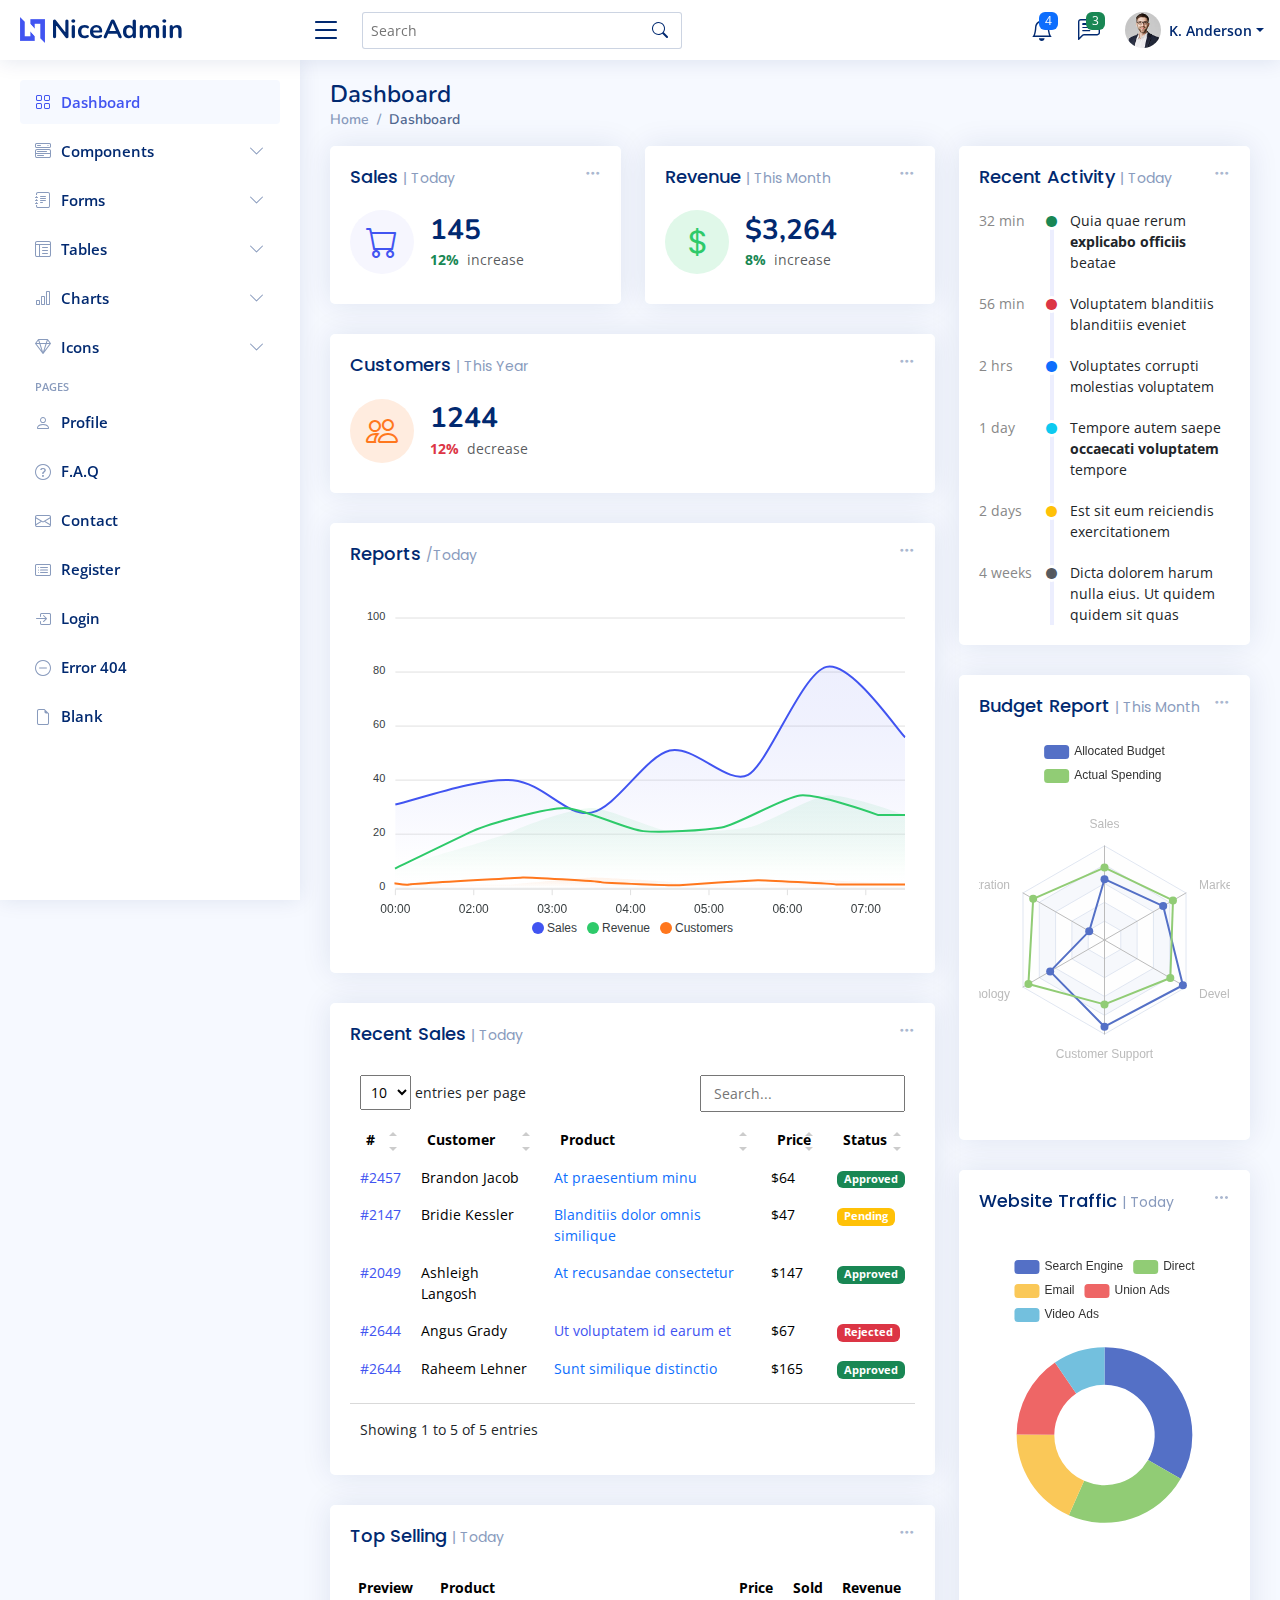
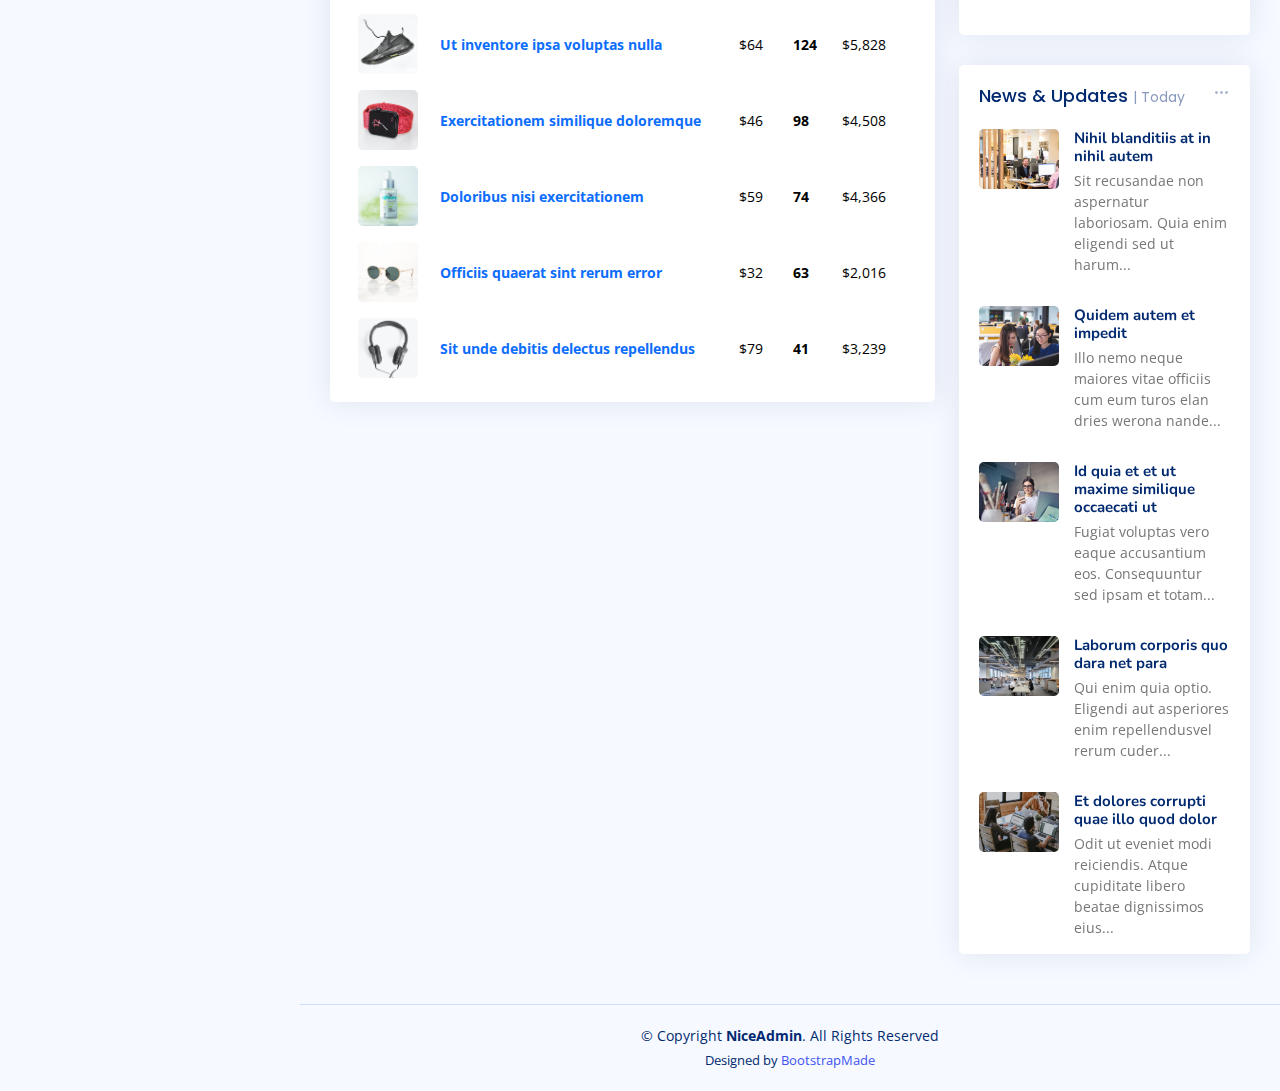
<file: NiceAdmin/index.html>
<!DOCTYPE html>
<html lang="en">

<head>
  <meta charset="utf-8">
  <meta content="width=device-width, initial-scale=1.0" name="viewport">

  <title>Dashboard - NiceAdmin Bootstrap Template</title>
  <meta content="" name="description">
  <meta content="" name="keywords">

  <!-- Favicons -->
  <link href="assets/img/favicon.png" rel="icon">
  <link href="assets/img/apple-touch-icon.png" rel="apple-touch-icon">

  <!-- Google Fonts -->
  <link href="https://fonts.gstatic.com" rel="preconnect">
  <link href="https://fonts.googleapis.com/css?family=Open+Sans:300,300i,400,400i,600,600i,700,700i|Nunito:300,300i,400,400i,600,600i,700,700i|Poppins:300,300i,400,400i,500,500i,600,600i,700,700i" rel="stylesheet">

  <!-- Vendor CSS Files -->
  <link href="assets/vendor/bootstrap/css/bootstrap.min.css" rel="stylesheet">
  <link href="assets/vendor/bootstrap-icons/bootstrap-icons.css" rel="stylesheet">
  <link href="assets/vendor/boxicons/css/boxicons.min.css" rel="stylesheet">
  <link href="assets/vendor/quill/quill.snow.css" rel="stylesheet">
  <link href="assets/vendor/quill/quill.bubble.css" rel="stylesheet">
  <link href="assets/vendor/remixicon/remixicon.css" rel="stylesheet">
  <link href="assets/vendor/simple-datatables/style.css" rel="stylesheet">

  <!-- Template Main CSS File -->
  <link href="assets/css/style.css" rel="stylesheet">

  <!-- =======================================================
  * Template Name: NiceAdmin
  * Updated: Nov 17 2023 with Bootstrap v5.3.2
  * Template URL: https://bootstrapmade.com/nice-admin-bootstrap-admin-html-template/
  * Author: BootstrapMade.com
  * License: https://bootstrapmade.com/license/
  ======================================================== -->
</head>

<body>

  <!-- ======= Header ======= -->
  <header id="header" class="header fixed-top d-flex align-items-center">

    <div class="d-flex align-items-center justify-content-between">
      <a href="index.html" class="logo d-flex align-items-center">
        <img src="assets/img/logo.png" alt="">
        <span class="d-none d-lg-block">NiceAdmin</span>
      </a>
      <i class="bi bi-list toggle-sidebar-btn"></i>
    </div><!-- End Logo -->

    <div class="search-bar">
      <form class="search-form d-flex align-items-center" method="POST" action="#">
        <input type="text" name="query" placeholder="Search" title="Enter search keyword">
        <button type="submit" title="Search"><i class="bi bi-search"></i></button>
      </form>
    </div><!-- End Search Bar -->

    <nav class="header-nav ms-auto">
      <ul class="d-flex align-items-center">

        <li class="nav-item d-block d-lg-none">
          <a class="nav-link nav-icon search-bar-toggle " href="#">
            <i class="bi bi-search"></i>
          </a>
        </li><!-- End Search Icon-->

        <li class="nav-item dropdown">

          <a class="nav-link nav-icon" href="#" data-bs-toggle="dropdown">
            <i class="bi bi-bell"></i>
            <span class="badge bg-primary badge-number">4</span>
          </a><!-- End Notification Icon -->

          <ul class="dropdown-menu dropdown-menu-end dropdown-menu-arrow notifications">
            <li class="dropdown-header">
              You have 4 new notifications
              <a href="#"><span class="badge rounded-pill bg-primary p-2 ms-2">View all</span></a>
            </li>
            <li>
              <hr class="dropdown-divider">
            </li>

            <li class="notification-item">
              <i class="bi bi-exclamation-circle text-warning"></i>
              <div>
                <h4>Lorem Ipsum</h4>
                <p>Quae dolorem earum veritatis oditseno</p>
                <p>30 min. ago</p>
              </div>
            </li>

            <li>
              <hr class="dropdown-divider">
            </li>

            <li class="notification-item">
              <i class="bi bi-x-circle text-danger"></i>
              <div>
                <h4>Atque rerum nesciunt</h4>
                <p>Quae dolorem earum veritatis oditseno</p>
                <p>1 hr. ago</p>
              </div>
            </li>

            <li>
              <hr class="dropdown-divider">
            </li>

            <li class="notification-item">
              <i class="bi bi-check-circle text-success"></i>
              <div>
                <h4>Sit rerum fuga</h4>
                <p>Quae dolorem earum veritatis oditseno</p>
                <p>2 hrs. ago</p>
              </div>
            </li>

            <li>
              <hr class="dropdown-divider">
            </li>

            <li class="notification-item">
              <i class="bi bi-info-circle text-primary"></i>
              <div>
                <h4>Dicta reprehenderit</h4>
                <p>Quae dolorem earum veritatis oditseno</p>
                <p>4 hrs. ago</p>
              </div>
            </li>

            <li>
              <hr class="dropdown-divider">
            </li>
            <li class="dropdown-footer">
              <a href="#">Show all notifications</a>
            </li>

          </ul><!-- End Notification Dropdown Items -->

        </li><!-- End Notification Nav -->

        <li class="nav-item dropdown">

          <a class="nav-link nav-icon" href="#" data-bs-toggle="dropdown">
            <i class="bi bi-chat-left-text"></i>
            <span class="badge bg-success badge-number">3</span>
          </a><!-- End Messages Icon -->

          <ul class="dropdown-menu dropdown-menu-end dropdown-menu-arrow messages">
            <li class="dropdown-header">
              You have 3 new messages
              <a href="#"><span class="badge rounded-pill bg-primary p-2 ms-2">View all</span></a>
            </li>
            <li>
              <hr class="dropdown-divider">
            </li>

            <li class="message-item">
              <a href="#">
                <img src="assets/img/messages-1.jpg" alt="" class="rounded-circle">
                <div>
                  <h4>Maria Hudson</h4>
                  <p>Velit asperiores et ducimus soluta repudiandae labore officia est ut...</p>
                  <p>4 hrs. ago</p>
                </div>
              </a>
            </li>
            <li>
              <hr class="dropdown-divider">
            </li>

            <li class="message-item">
              <a href="#">
                <img src="assets/img/messages-2.jpg" alt="" class="rounded-circle">
                <div>
                  <h4>Anna Nelson</h4>
                  <p>Velit asperiores et ducimus soluta repudiandae labore officia est ut...</p>
                  <p>6 hrs. ago</p>
                </div>
              </a>
            </li>
            <li>
              <hr class="dropdown-divider">
            </li>

            <li class="message-item">
              <a href="#">
                <img src="assets/img/messages-3.jpg" alt="" class="rounded-circle">
                <div>
                  <h4>David Muldon</h4>
                  <p>Velit asperiores et ducimus soluta repudiandae labore officia est ut...</p>
                  <p>8 hrs. ago</p>
                </div>
              </a>
            </li>
            <li>
              <hr class="dropdown-divider">
            </li>

            <li class="dropdown-footer">
              <a href="#">Show all messages</a>
            </li>

          </ul><!-- End Messages Dropdown Items -->

        </li><!-- End Messages Nav -->

        <li class="nav-item dropdown pe-3">

          <a class="nav-link nav-profile d-flex align-items-center pe-0" href="#" data-bs-toggle="dropdown">
            <img src="assets/img/profile-img.jpg" alt="Profile" class="rounded-circle">
            <span class="d-none d-md-block dropdown-toggle ps-2">K. Anderson</span>
          </a><!-- End Profile Iamge Icon -->

          <ul class="dropdown-menu dropdown-menu-end dropdown-menu-arrow profile">
            <li class="dropdown-header">
              <h6>Kevin Anderson</h6>
              <span>Web Designer</span>
            </li>
            <li>
              <hr class="dropdown-divider">
            </li>

            <li>
              <a class="dropdown-item d-flex align-items-center" href="users-profile.html">
                <i class="bi bi-person"></i>
                <span>My Profile</span>
              </a>
            </li>
            <li>
              <hr class="dropdown-divider">
            </li>

            <li>
              <a class="dropdown-item d-flex align-items-center" href="users-profile.html">
                <i class="bi bi-gear"></i>
                <span>Account Settings</span>
              </a>
            </li>
            <li>
              <hr class="dropdown-divider">
            </li>

            <li>
              <a class="dropdown-item d-flex align-items-center" href="pages-faq.html">
                <i class="bi bi-question-circle"></i>
                <span>Need Help?</span>
              </a>
            </li>
            <li>
              <hr class="dropdown-divider">
            </li>

            <li>
              <a class="dropdown-item d-flex align-items-center" href="#">
                <i class="bi bi-box-arrow-right"></i>
                <span>Sign Out</span>
              </a>
            </li>

          </ul><!-- End Profile Dropdown Items -->
        </li><!-- End Profile Nav -->

      </ul>
    </nav><!-- End Icons Navigation -->

  </header><!-- End Header -->

  <!-- ======= Sidebar ======= -->
  <aside id="sidebar" class="sidebar">

    <ul class="sidebar-nav" id="sidebar-nav">

      <li class="nav-item">
        <a class="nav-link " href="index.html">
          <i class="bi bi-grid"></i>
          <span>Dashboard</span>
        </a>
      </li><!-- End Dashboard Nav -->

      <li class="nav-item">
        <a class="nav-link collapsed" data-bs-target="#components-nav" data-bs-toggle="collapse" href="#">
          <i class="bi bi-menu-button-wide"></i><span>Components</span><i class="bi bi-chevron-down ms-auto"></i>
        </a>
        <ul id="components-nav" class="nav-content collapse " data-bs-parent="#sidebar-nav">
          <li>
            <a href="components-alerts.html">
              <i class="bi bi-circle"></i><span>Alerts</span>
            </a>
          </li>
          <li>
            <a href="components-accordion.html">
              <i class="bi bi-circle"></i><span>Accordion</span>
            </a>
          </li>
          <li>
            <a href="components-badges.html">
              <i class="bi bi-circle"></i><span>Badges</span>
            </a>
          </li>
          <li>
            <a href="components-breadcrumbs.html">
              <i class="bi bi-circle"></i><span>Breadcrumbs</span>
            </a>
          </li>
          <li>
            <a href="components-buttons.html">
              <i class="bi bi-circle"></i><span>Buttons</span>
            </a>
          </li>
          <li>
            <a href="components-cards.html">
              <i class="bi bi-circle"></i><span>Cards</span>
            </a>
          </li>
          <li>
            <a href="components-carousel.html">
              <i class="bi bi-circle"></i><span>Carousel</span>
            </a>
          </li>
          <li>
            <a href="components-list-group.html">
              <i class="bi bi-circle"></i><span>List group</span>
            </a>
          </li>
          <li>
            <a href="components-modal.html">
              <i class="bi bi-circle"></i><span>Modal</span>
            </a>
          </li>
          <li>
            <a href="components-tabs.html">
              <i class="bi bi-circle"></i><span>Tabs</span>
            </a>
          </li>
          <li>
            <a href="components-pagination.html">
              <i class="bi bi-circle"></i><span>Pagination</span>
            </a>
          </li>
          <li>
            <a href="components-progress.html">
              <i class="bi bi-circle"></i><span>Progress</span>
            </a>
          </li>
          <li>
            <a href="components-spinners.html">
              <i class="bi bi-circle"></i><span>Spinners</span>
            </a>
          </li>
          <li>
            <a href="components-tooltips.html">
              <i class="bi bi-circle"></i><span>Tooltips</span>
            </a>
          </li>
        </ul>
      </li><!-- End Components Nav -->

      <li class="nav-item">
        <a class="nav-link collapsed" data-bs-target="#forms-nav" data-bs-toggle="collapse" href="#">
          <i class="bi bi-journal-text"></i><span>Forms</span><i class="bi bi-chevron-down ms-auto"></i>
        </a>
        <ul id="forms-nav" class="nav-content collapse " data-bs-parent="#sidebar-nav">
          <li>
            <a href="forms-elements.html">
              <i class="bi bi-circle"></i><span>Form Elements</span>
            </a>
          </li>
          <li>
            <a href="forms-layouts.html">
              <i class="bi bi-circle"></i><span>Form Layouts</span>
            </a>
          </li>
          <li>
            <a href="forms-editors.html">
              <i class="bi bi-circle"></i><span>Form Editors</span>
            </a>
          </li>
          <li>
            <a href="forms-validation.html">
              <i class="bi bi-circle"></i><span>Form Validation</span>
            </a>
          </li>
        </ul>
      </li><!-- End Forms Nav -->

      <li class="nav-item">
        <a class="nav-link collapsed" data-bs-target="#tables-nav" data-bs-toggle="collapse" href="#">
          <i class="bi bi-layout-text-window-reverse"></i><span>Tables</span><i class="bi bi-chevron-down ms-auto"></i>
        </a>
        <ul id="tables-nav" class="nav-content collapse " data-bs-parent="#sidebar-nav">
          <li>
            <a href="tables-general.html">
              <i class="bi bi-circle"></i><span>General Tables</span>
            </a>
          </li>
          <li>
            <a href="tables-data.html">
              <i class="bi bi-circle"></i><span>Data Tables</span>
            </a>
          </li>
        </ul>
      </li><!-- End Tables Nav -->

      <li class="nav-item">
        <a class="nav-link collapsed" data-bs-target="#charts-nav" data-bs-toggle="collapse" href="#">
          <i class="bi bi-bar-chart"></i><span>Charts</span><i class="bi bi-chevron-down ms-auto"></i>
        </a>
        <ul id="charts-nav" class="nav-content collapse " data-bs-parent="#sidebar-nav">
          <li>
            <a href="charts-chartjs.html">
              <i class="bi bi-circle"></i><span>Chart.js</span>
            </a>
          </li>
          <li>
            <a href="charts-apexcharts.html">
              <i class="bi bi-circle"></i><span>ApexCharts</span>
            </a>
          </li>
          <li>
            <a href="charts-echarts.html">
              <i class="bi bi-circle"></i><span>ECharts</span>
            </a>
          </li>
        </ul>
      </li><!-- End Charts Nav -->

      <li class="nav-item">
        <a class="nav-link collapsed" data-bs-target="#icons-nav" data-bs-toggle="collapse" href="#">
          <i class="bi bi-gem"></i><span>Icons</span><i class="bi bi-chevron-down ms-auto"></i>
        </a>
        <ul id="icons-nav" class="nav-content collapse " data-bs-parent="#sidebar-nav">
          <li>
            <a href="icons-bootstrap.html">
              <i class="bi bi-circle"></i><span>Bootstrap Icons</span>
            </a>
          </li>
          <li>
            <a href="icons-remix.html">
              <i class="bi bi-circle"></i><span>Remix Icons</span>
            </a>
          </li>
          <li>
            <a href="icons-boxicons.html">
              <i class="bi bi-circle"></i><span>Boxicons</span>
            </a>
          </li>
        </ul>
      </li><!-- End Icons Nav -->

      <li class="nav-heading">Pages</li>

      <li class="nav-item">
        <a class="nav-link collapsed" href="users-profile.html">
          <i class="bi bi-person"></i>
          <span>Profile</span>
        </a>
      </li><!-- End Profile Page Nav -->

      <li class="nav-item">
        <a class="nav-link collapsed" href="pages-faq.html">
          <i class="bi bi-question-circle"></i>
          <span>F.A.Q</span>
        </a>
      </li><!-- End F.A.Q Page Nav -->

      <li class="nav-item">
        <a class="nav-link collapsed" href="pages-contact.html">
          <i class="bi bi-envelope"></i>
          <span>Contact</span>
        </a>
      </li><!-- End Contact Page Nav -->

      <li class="nav-item">
        <a class="nav-link collapsed" href="pages-register.html">
          <i class="bi bi-card-list"></i>
          <span>Register</span>
        </a>
      </li><!-- End Register Page Nav -->

      <li class="nav-item">
        <a class="nav-link collapsed" href="pages-login.html">
          <i class="bi bi-box-arrow-in-right"></i>
          <span>Login</span>
        </a>
      </li><!-- End Login Page Nav -->

      <li class="nav-item">
        <a class="nav-link collapsed" href="pages-error-404.html">
          <i class="bi bi-dash-circle"></i>
          <span>Error 404</span>
        </a>
      </li><!-- End Error 404 Page Nav -->

      <li class="nav-item">
        <a class="nav-link collapsed" href="pages-blank.html">
          <i class="bi bi-file-earmark"></i>
          <span>Blank</span>
        </a>
      </li><!-- End Blank Page Nav -->

    </ul>

  </aside><!-- End Sidebar-->

  <main id="main" class="main">

    <div class="pagetitle">
      <h1>Dashboard</h1>
      <nav>
        <ol class="breadcrumb">
          <li class="breadcrumb-item"><a href="index.html">Home</a></li>
          <li class="breadcrumb-item active">Dashboard</li>
        </ol>
      </nav>
    </div><!-- End Page Title -->

    <section class="section dashboard">
      <div class="row">

        <!-- Left side columns -->
        <div class="col-lg-8">
          <div class="row">

            <!-- Sales Card -->
            <div class="col-xxl-4 col-md-6">
              <div class="card info-card sales-card">

                <div class="filter">
                  <a class="icon" href="#" data-bs-toggle="dropdown"><i class="bi bi-three-dots"></i></a>
                  <ul class="dropdown-menu dropdown-menu-end dropdown-menu-arrow">
                    <li class="dropdown-header text-start">
                      <h6>Filter</h6>
                    </li>

                    <li><a class="dropdown-item" href="#">Today</a></li>
                    <li><a class="dropdown-item" href="#">This Month</a></li>
                    <li><a class="dropdown-item" href="#">This Year</a></li>
                  </ul>
                </div>

                <div class="card-body">
                  <h5 class="card-title">Sales <span>| Today</span></h5>

                  <div class="d-flex align-items-center">
                    <div class="card-icon rounded-circle d-flex align-items-center justify-content-center">
                      <i class="bi bi-cart"></i>
                    </div>
                    <div class="ps-3">
                      <h6>145</h6>
                      <span class="text-success small pt-1 fw-bold">12%</span> <span class="text-muted small pt-2 ps-1">increase</span>

                    </div>
                  </div>
                </div>

              </div>
            </div><!-- End Sales Card -->

            <!-- Revenue Card -->
            <div class="col-xxl-4 col-md-6">
              <div class="card info-card revenue-card">

                <div class="filter">
                  <a class="icon" href="#" data-bs-toggle="dropdown"><i class="bi bi-three-dots"></i></a>
                  <ul class="dropdown-menu dropdown-menu-end dropdown-menu-arrow">
                    <li class="dropdown-header text-start">
                      <h6>Filter</h6>
                    </li>

                    <li><a class="dropdown-item" href="#">Today</a></li>
                    <li><a class="dropdown-item" href="#">This Month</a></li>
                    <li><a class="dropdown-item" href="#">This Year</a></li>
                  </ul>
                </div>

                <div class="card-body">
                  <h5 class="card-title">Revenue <span>| This Month</span></h5>

                  <div class="d-flex align-items-center">
                    <div class="card-icon rounded-circle d-flex align-items-center justify-content-center">
                      <i class="bi bi-currency-dollar"></i>
                    </div>
                    <div class="ps-3">
                      <h6>$3,264</h6>
                      <span class="text-success small pt-1 fw-bold">8%</span> <span class="text-muted small pt-2 ps-1">increase</span>

                    </div>
                  </div>
                </div>

              </div>
            </div><!-- End Revenue Card -->

            <!-- Customers Card -->
            <div class="col-xxl-4 col-xl-12">

              <div class="card info-card customers-card">

                <div class="filter">
                  <a class="icon" href="#" data-bs-toggle="dropdown"><i class="bi bi-three-dots"></i></a>
                  <ul class="dropdown-menu dropdown-menu-end dropdown-menu-arrow">
                    <li class="dropdown-header text-start">
                      <h6>Filter</h6>
                    </li>

                    <li><a class="dropdown-item" href="#">Today</a></li>
                    <li><a class="dropdown-item" href="#">This Month</a></li>
                    <li><a class="dropdown-item" href="#">This Year</a></li>
                  </ul>
                </div>

                <div class="card-body">
                  <h5 class="card-title">Customers <span>| This Year</span></h5>

                  <div class="d-flex align-items-center">
                    <div class="card-icon rounded-circle d-flex align-items-center justify-content-center">
                      <i class="bi bi-people"></i>
                    </div>
                    <div class="ps-3">
                      <h6>1244</h6>
                      <span class="text-danger small pt-1 fw-bold">12%</span> <span class="text-muted small pt-2 ps-1">decrease</span>

                    </div>
                  </div>

                </div>
              </div>

            </div><!-- End Customers Card -->

            <!-- Reports -->
            <div class="col-12">
              <div class="card">

                <div class="filter">
                  <a class="icon" href="#" data-bs-toggle="dropdown"><i class="bi bi-three-dots"></i></a>
                  <ul class="dropdown-menu dropdown-menu-end dropdown-menu-arrow">
                    <li class="dropdown-header text-start">
                      <h6>Filter</h6>
                    </li>

                    <li><a class="dropdown-item" href="#">Today</a></li>
                    <li><a class="dropdown-item" href="#">This Month</a></li>
                    <li><a class="dropdown-item" href="#">This Year</a></li>
                  </ul>
                </div>

                <div class="card-body">
                  <h5 class="card-title">Reports <span>/Today</span></h5>

                  <!-- Line Chart -->
                  <div id="reportsChart"></div>

                  <script>
                    document.addEventListener("DOMContentLoaded", () => {
                      new ApexCharts(document.querySelector("#reportsChart"), {
                        series: [{
                          name: 'Sales',
                          data: [31, 40, 28, 51, 42, 82, 56],
                        }, {
                          name: 'Revenue',
                          data: [11, 32, 45, 32, 34, 52, 41]
                        }, {
                          name: 'Customers',
                          data: [15, 11, 32, 18, 9, 24, 11]
                        }],
                        chart: {
                          height: 350,
                          type: 'area',
                          toolbar: {
                            show: false
                          },
                        },
                        markers: {
                          size: 4
                        },
                        colors: ['#4154f1', '#2eca6a', '#ff771d'],
                        fill: {
                          type: "gradient",
                          gradient: {
                            shadeIntensity: 1,
                            opacityFrom: 0.3,
                            opacityTo: 0.4,
                            stops: [0, 90, 100]
                          }
                        },
                        dataLabels: {
                          enabled: false
                        },
                        stroke: {
                          curve: 'smooth',
                          width: 2
                        },
                        xaxis: {
                          type: 'datetime',
                          categories: ["2018-09-19T00:00:00.000Z", "2018-09-19T01:30:00.000Z", "2018-09-19T02:30:00.000Z", "2018-09-19T03:30:00.000Z", "2018-09-19T04:30:00.000Z", "2018-09-19T05:30:00.000Z", "2018-09-19T06:30:00.000Z"]
                        },
                        tooltip: {
                          x: {
                            format: 'dd/MM/yy HH:mm'
                          },
                        }
                      }).render();
                    });
                  </script>
                  <!-- End Line Chart -->

                </div>

              </div>
            </div><!-- End Reports -->

            <!-- Recent Sales -->
            <div class="col-12">
              <div class="card recent-sales overflow-auto">

                <div class="filter">
                  <a class="icon" href="#" data-bs-toggle="dropdown"><i class="bi bi-three-dots"></i></a>
                  <ul class="dropdown-menu dropdown-menu-end dropdown-menu-arrow">
                    <li class="dropdown-header text-start">
                      <h6>Filter</h6>
                    </li>

                    <li><a class="dropdown-item" href="#">Today</a></li>
                    <li><a class="dropdown-item" href="#">This Month</a></li>
                    <li><a class="dropdown-item" href="#">This Year</a></li>
                  </ul>
                </div>

                <div class="card-body">
                  <h5 class="card-title">Recent Sales <span>| Today</span></h5>

                  <table class="table table-borderless datatable">
                    <thead>
                      <tr>
                        <th scope="col">#</th>
                        <th scope="col">Customer</th>
                        <th scope="col">Product</th>
                        <th scope="col">Price</th>
                        <th scope="col">Status</th>
                      </tr>
                    </thead>
                    <tbody>
                      <tr>
                        <th scope="row"><a href="#">#2457</a></th>
                        <td>Brandon Jacob</td>
                        <td><a href="#" class="text-primary">At praesentium minu</a></td>
                        <td>$64</td>
                        <td><span class="badge bg-success">Approved</span></td>
                      </tr>
                      <tr>
                        <th scope="row"><a href="#">#2147</a></th>
                        <td>Bridie Kessler</td>
                        <td><a href="#" class="text-primary">Blanditiis dolor omnis similique</a></td>
                        <td>$47</td>
                        <td><span class="badge bg-warning">Pending</span></td>
                      </tr>
                      <tr>
                        <th scope="row"><a href="#">#2049</a></th>
                        <td>Ashleigh Langosh</td>
                        <td><a href="#" class="text-primary">At recusandae consectetur</a></td>
                        <td>$147</td>
                        <td><span class="badge bg-success">Approved</span></td>
                      </tr>
                      <tr>
                        <th scope="row"><a href="#">#2644</a></th>
                        <td>Angus Grady</td>
                        <td><a href="#" class="text-primar">Ut voluptatem id earum et</a></td>
                        <td>$67</td>
                        <td><span class="badge bg-danger">Rejected</span></td>
                      </tr>
                      <tr>
                        <th scope="row"><a href="#">#2644</a></th>
                        <td>Raheem Lehner</td>
                        <td><a href="#" class="text-primary">Sunt similique distinctio</a></td>
                        <td>$165</td>
                        <td><span class="badge bg-success">Approved</span></td>
                      </tr>
                    </tbody>
                  </table>

                </div>

              </div>
            </div><!-- End Recent Sales -->

            <!-- Top Selling -->
            <div class="col-12">
              <div class="card top-selling overflow-auto">

                <div class="filter">
                  <a class="icon" href="#" data-bs-toggle="dropdown"><i class="bi bi-three-dots"></i></a>
                  <ul class="dropdown-menu dropdown-menu-end dropdown-menu-arrow">
                    <li class="dropdown-header text-start">
                      <h6>Filter</h6>
                    </li>

                    <li><a class="dropdown-item" href="#">Today</a></li>
                    <li><a class="dropdown-item" href="#">This Month</a></li>
                    <li><a class="dropdown-item" href="#">This Year</a></li>
                  </ul>
                </div>

                <div class="card-body pb-0">
                  <h5 class="card-title">Top Selling <span>| Today</span></h5>

                  <table class="table table-borderless">
                    <thead>
                      <tr>
                        <th scope="col">Preview</th>
                        <th scope="col">Product</th>
                        <th scope="col">Price</th>
                        <th scope="col">Sold</th>
                        <th scope="col">Revenue</th>
                      </tr>
                    </thead>
                    <tbody>
                      <tr>
                        <th scope="row"><a href="#"><img src="assets/img/product-1.jpg" alt=""></a></th>
                        <td><a href="#" class="text-primary fw-bold">Ut inventore ipsa voluptas nulla</a></td>
                        <td>$64</td>
                        <td class="fw-bold">124</td>
                        <td>$5,828</td>
                      </tr>
                      <tr>
                        <th scope="row"><a href="#"><img src="assets/img/product-2.jpg" alt=""></a></th>
                        <td><a href="#" class="text-primary fw-bold">Exercitationem similique doloremque</a></td>
                        <td>$46</td>
                        <td class="fw-bold">98</td>
                        <td>$4,508</td>
                      </tr>
                      <tr>
                        <th scope="row"><a href="#"><img src="assets/img/product-3.jpg" alt=""></a></th>
                        <td><a href="#" class="text-primary fw-bold">Doloribus nisi exercitationem</a></td>
                        <td>$59</td>
                        <td class="fw-bold">74</td>
                        <td>$4,366</td>
                      </tr>
                      <tr>
                        <th scope="row"><a href="#"><img src="assets/img/product-4.jpg" alt=""></a></th>
                        <td><a href="#" class="text-primary fw-bold">Officiis quaerat sint rerum error</a></td>
                        <td>$32</td>
                        <td class="fw-bold">63</td>
                        <td>$2,016</td>
                      </tr>
                      <tr>
                        <th scope="row"><a href="#"><img src="assets/img/product-5.jpg" alt=""></a></th>
                        <td><a href="#" class="text-primary fw-bold">Sit unde debitis delectus repellendus</a></td>
                        <td>$79</td>
                        <td class="fw-bold">41</td>
                        <td>$3,239</td>
                      </tr>
                    </tbody>
                  </table>

                </div>

              </div>
            </div><!-- End Top Selling -->

          </div>
        </div><!-- End Left side columns -->

        <!-- Right side columns -->
        <div class="col-lg-4">

          <!-- Recent Activity -->
          <div class="card">
            <div class="filter">
              <a class="icon" href="#" data-bs-toggle="dropdown"><i class="bi bi-three-dots"></i></a>
              <ul class="dropdown-menu dropdown-menu-end dropdown-menu-arrow">
                <li class="dropdown-header text-start">
                  <h6>Filter</h6>
                </li>

                <li><a class="dropdown-item" href="#">Today</a></li>
                <li><a class="dropdown-item" href="#">This Month</a></li>
                <li><a class="dropdown-item" href="#">This Year</a></li>
              </ul>
            </div>

            <div class="card-body">
              <h5 class="card-title">Recent Activity <span>| Today</span></h5>

              <div class="activity">

                <div class="activity-item d-flex">
                  <div class="activite-label">32 min</div>
                  <i class='bi bi-circle-fill activity-badge text-success align-self-start'></i>
                  <div class="activity-content">
                    Quia quae rerum <a href="#" class="fw-bold text-dark">explicabo officiis</a> beatae
                  </div>
                </div><!-- End activity item-->

                <div class="activity-item d-flex">
                  <div class="activite-label">56 min</div>
                  <i class='bi bi-circle-fill activity-badge text-danger align-self-start'></i>
                  <div class="activity-content">
                    Voluptatem blanditiis blanditiis eveniet
                  </div>
                </div><!-- End activity item-->

                <div class="activity-item d-flex">
                  <div class="activite-label">2 hrs</div>
                  <i class='bi bi-circle-fill activity-badge text-primary align-self-start'></i>
                  <div class="activity-content">
                    Voluptates corrupti molestias voluptatem
                  </div>
                </div><!-- End activity item-->

                <div class="activity-item d-flex">
                  <div class="activite-label">1 day</div>
                  <i class='bi bi-circle-fill activity-badge text-info align-self-start'></i>
                  <div class="activity-content">
                    Tempore autem saepe <a href="#" class="fw-bold text-dark">occaecati voluptatem</a> tempore
                  </div>
                </div><!-- End activity item-->

                <div class="activity-item d-flex">
                  <div class="activite-label">2 days</div>
                  <i class='bi bi-circle-fill activity-badge text-warning align-self-start'></i>
                  <div class="activity-content">
                    Est sit eum reiciendis exercitationem
                  </div>
                </div><!-- End activity item-->

                <div class="activity-item d-flex">
                  <div class="activite-label">4 weeks</div>
                  <i class='bi bi-circle-fill activity-badge text-muted align-self-start'></i>
                  <div class="activity-content">
                    Dicta dolorem harum nulla eius. Ut quidem quidem sit quas
                  </div>
                </div><!-- End activity item-->

              </div>

            </div>
          </div><!-- End Recent Activity -->

          <!-- Budget Report -->
          <div class="card">
            <div class="filter">
              <a class="icon" href="#" data-bs-toggle="dropdown"><i class="bi bi-three-dots"></i></a>
              <ul class="dropdown-menu dropdown-menu-end dropdown-menu-arrow">
                <li class="dropdown-header text-start">
                  <h6>Filter</h6>
                </li>

                <li><a class="dropdown-item" href="#">Today</a></li>
                <li><a class="dropdown-item" href="#">This Month</a></li>
                <li><a class="dropdown-item" href="#">This Year</a></li>
              </ul>
            </div>

            <div class="card-body pb-0">
              <h5 class="card-title">Budget Report <span>| This Month</span></h5>

              <div id="budgetChart" style="min-height: 400px;" class="echart"></div>

              <script>
                document.addEventListener("DOMContentLoaded", () => {
                  var budgetChart = echarts.init(document.querySelector("#budgetChart")).setOption({
                    legend: {
                      data: ['Allocated Budget', 'Actual Spending']
                    },
                    radar: {
                      // shape: 'circle',
                      indicator: [{
                          name: 'Sales',
                          max: 6500
                        },
                        {
                          name: 'Administration',
                          max: 16000
                        },
                        {
                          name: 'Information Technology',
                          max: 30000
                        },
                        {
                          name: 'Customer Support',
                          max: 38000
                        },
                        {
                          name: 'Development',
                          max: 52000
                        },
                        {
                          name: 'Marketing',
                          max: 25000
                        }
                      ]
                    },
                    series: [{
                      name: 'Budget vs spending',
                      type: 'radar',
                      data: [{
                          value: [4200, 3000, 20000, 35000, 50000, 18000],
                          name: 'Allocated Budget'
                        },
                        {
                          value: [5000, 14000, 28000, 26000, 42000, 21000],
                          name: 'Actual Spending'
                        }
                      ]
                    }]
                  });
                });
              </script>

            </div>
          </div><!-- End Budget Report -->

          <!-- Website Traffic -->
          <div class="card">
            <div class="filter">
              <a class="icon" href="#" data-bs-toggle="dropdown"><i class="bi bi-three-dots"></i></a>
              <ul class="dropdown-menu dropdown-menu-end dropdown-menu-arrow">
                <li class="dropdown-header text-start">
                  <h6>Filter</h6>
                </li>

                <li><a class="dropdown-item" href="#">Today</a></li>
                <li><a class="dropdown-item" href="#">This Month</a></li>
                <li><a class="dropdown-item" href="#">This Year</a></li>
              </ul>
            </div>

            <div class="card-body pb-0">
              <h5 class="card-title">Website Traffic <span>| Today</span></h5>

              <div id="trafficChart" style="min-height: 400px;" class="echart"></div>

              <script>
                document.addEventListener("DOMContentLoaded", () => {
                  echarts.init(document.querySelector("#trafficChart")).setOption({
                    tooltip: {
                      trigger: 'item'
                    },
                    legend: {
                      top: '5%',
                      left: 'center'
                    },
                    series: [{
                      name: 'Access From',
                      type: 'pie',
                      radius: ['40%', '70%'],
                      avoidLabelOverlap: false,
                      label: {
                        show: false,
                        position: 'center'
                      },
                      emphasis: {
                        label: {
                          show: true,
                          fontSize: '18',
                          fontWeight: 'bold'
                        }
                      },
                      labelLine: {
                        show: false
                      },
                      data: [{
                          value: 1048,
                          name: 'Search Engine'
                        },
                        {
                          value: 735,
                          name: 'Direct'
                        },
                        {
                          value: 580,
                          name: 'Email'
                        },
                        {
                          value: 484,
                          name: 'Union Ads'
                        },
                        {
                          value: 300,
                          name: 'Video Ads'
                        }
                      ]
                    }]
                  });
                });
              </script>

            </div>
          </div><!-- End Website Traffic -->

          <!-- News & Updates Traffic -->
          <div class="card">
            <div class="filter">
              <a class="icon" href="#" data-bs-toggle="dropdown"><i class="bi bi-three-dots"></i></a>
              <ul class="dropdown-menu dropdown-menu-end dropdown-menu-arrow">
                <li class="dropdown-header text-start">
                  <h6>Filter</h6>
                </li>

                <li><a class="dropdown-item" href="#">Today</a></li>
                <li><a class="dropdown-item" href="#">This Month</a></li>
                <li><a class="dropdown-item" href="#">This Year</a></li>
              </ul>
            </div>

            <div class="card-body pb-0">
              <h5 class="card-title">News &amp; Updates <span>| Today</span></h5>

              <div class="news">
                <div class="post-item clearfix">
                  <img src="assets/img/news-1.jpg" alt="">
                  <h4><a href="#">Nihil blanditiis at in nihil autem</a></h4>
                  <p>Sit recusandae non aspernatur laboriosam. Quia enim eligendi sed ut harum...</p>
                </div>

                <div class="post-item clearfix">
                  <img src="assets/img/news-2.jpg" alt="">
                  <h4><a href="#">Quidem autem et impedit</a></h4>
                  <p>Illo nemo neque maiores vitae officiis cum eum turos elan dries werona nande...</p>
                </div>

                <div class="post-item clearfix">
                  <img src="assets/img/news-3.jpg" alt="">
                  <h4><a href="#">Id quia et et ut maxime similique occaecati ut</a></h4>
                  <p>Fugiat voluptas vero eaque accusantium eos. Consequuntur sed ipsam et totam...</p>
                </div>

                <div class="post-item clearfix">
                  <img src="assets/img/news-4.jpg" alt="">
                  <h4><a href="#">Laborum corporis quo dara net para</a></h4>
                  <p>Qui enim quia optio. Eligendi aut asperiores enim repellendusvel rerum cuder...</p>
                </div>

                <div class="post-item clearfix">
                  <img src="assets/img/news-5.jpg" alt="">
                  <h4><a href="#">Et dolores corrupti quae illo quod dolor</a></h4>
                  <p>Odit ut eveniet modi reiciendis. Atque cupiditate libero beatae dignissimos eius...</p>
                </div>

              </div><!-- End sidebar recent posts-->

            </div>
          </div><!-- End News & Updates -->

        </div><!-- End Right side columns -->

      </div>
    </section>

  </main><!-- End #main -->

  <!-- ======= Footer ======= -->
  <footer id="footer" class="footer">
    <div class="copyright">
      &copy; Copyright <strong><span>NiceAdmin</span></strong>. All Rights Reserved
    </div>
    <div class="credits">
      <!-- All the links in the footer should remain intact. -->
      <!-- You can delete the links only if you purchased the pro version. -->
      <!-- Licensing information: https://bootstrapmade.com/license/ -->
      <!-- Purchase the pro version with working PHP/AJAX contact form: https://bootstrapmade.com/nice-admin-bootstrap-admin-html-template/ -->
      Designed by <a href="https://bootstrapmade.com/">BootstrapMade</a>
    </div>
  </footer><!-- End Footer -->

  <a href="#" class="back-to-top d-flex align-items-center justify-content-center"><i class="bi bi-arrow-up-short"></i></a>

  <!-- Vendor JS Files -->
  <script src="assets/vendor/apexcharts/apexcharts.min.js"></script>
  <script src="assets/vendor/bootstrap/js/bootstrap.bundle.min.js"></script>
  <script src="assets/vendor/chart.js/chart.umd.js"></script>
  <script src="assets/vendor/echarts/echarts.min.js"></script>
  <script src="assets/vendor/quill/quill.min.js"></script>
  <script src="assets/vendor/simple-datatables/simple-datatables.js"></script>
  <script src="assets/vendor/tinymce/tinymce.min.js"></script>
  <script src="assets/vendor/php-email-form/validate.js"></script>

  <!-- Template Main JS File -->
  <script src="assets/js/main.js"></script>

</body>

</html>
</file>
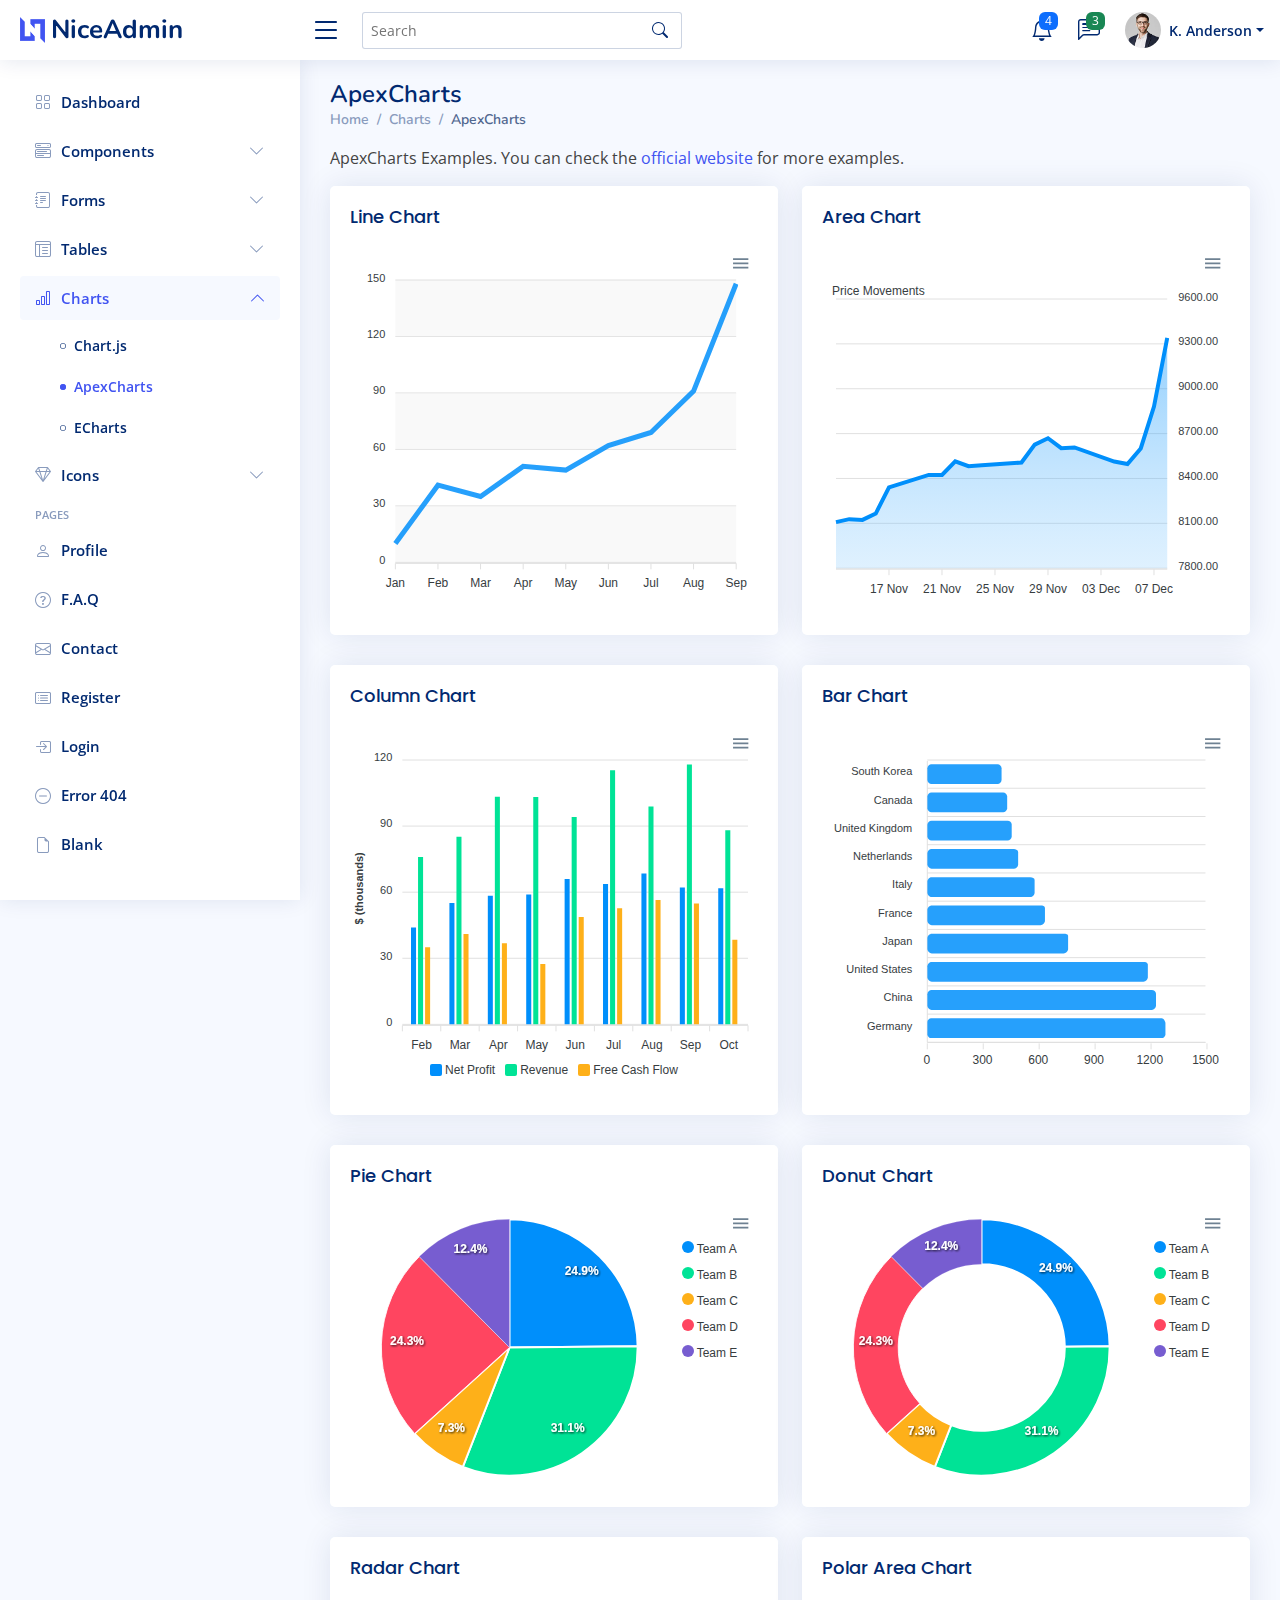
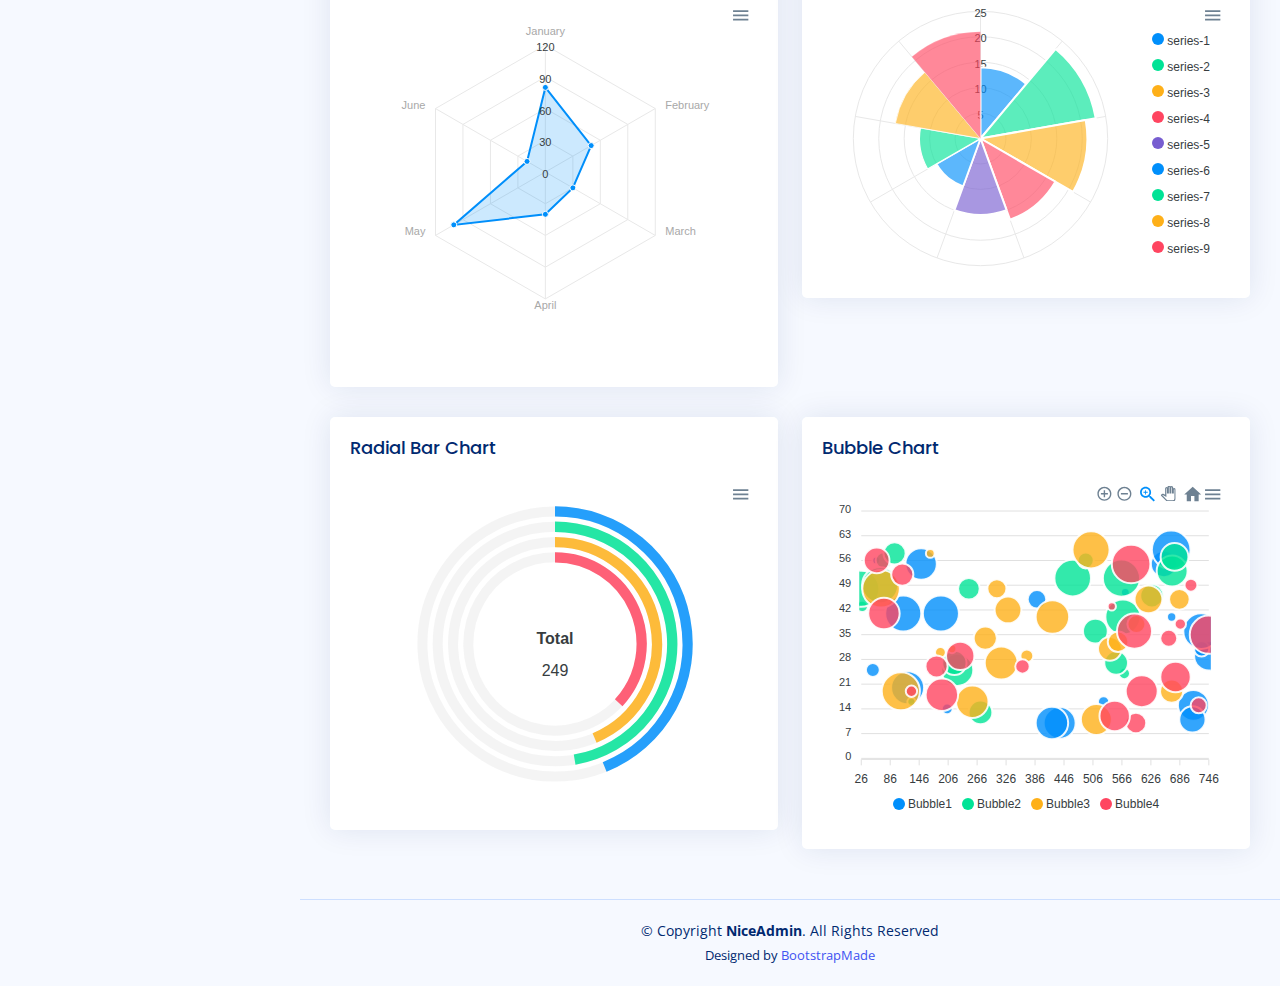
<file: NiceAdmin/charts-apexcharts.html>
<!DOCTYPE html>
<html lang="en">

<head>
  <meta charset="utf-8">
  <meta content="width=device-width, initial-scale=1.0" name="viewport">

  <title>Charts / ApexCharts - NiceAdmin Bootstrap Template</title>
  <meta content="" name="description">
  <meta content="" name="keywords">

  <!-- Favicons -->
  <link href="assets/img/favicon.png" rel="icon">
  <link href="assets/img/apple-touch-icon.png" rel="apple-touch-icon">

  <!-- Google Fonts -->
  <link href="https://fonts.gstatic.com" rel="preconnect">
  <link href="https://fonts.googleapis.com/css?family=Open+Sans:300,300i,400,400i,600,600i,700,700i|Nunito:300,300i,400,400i,600,600i,700,700i|Poppins:300,300i,400,400i,500,500i,600,600i,700,700i" rel="stylesheet">

  <!-- Vendor CSS Files -->
  <link href="assets/vendor/bootstrap/css/bootstrap.min.css" rel="stylesheet">
  <link href="assets/vendor/bootstrap-icons/bootstrap-icons.css" rel="stylesheet">
  <link href="assets/vendor/boxicons/css/boxicons.min.css" rel="stylesheet">
  <link href="assets/vendor/quill/quill.snow.css" rel="stylesheet">
  <link href="assets/vendor/quill/quill.bubble.css" rel="stylesheet">
  <link href="assets/vendor/remixicon/remixicon.css" rel="stylesheet">
  <link href="assets/vendor/simple-datatables/style.css" rel="stylesheet">

  <!-- Template Main CSS File -->
  <link href="assets/css/style.css" rel="stylesheet">

  <!-- =======================================================
  * Template Name: NiceAdmin
  * Updated: Nov 17 2023 with Bootstrap v5.3.2
  * Template URL: https://bootstrapmade.com/nice-admin-bootstrap-admin-html-template/
  * Author: BootstrapMade.com
  * License: https://bootstrapmade.com/license/
  ======================================================== -->
</head>

<body>

  <!-- ======= Header ======= -->
  <header id="header" class="header fixed-top d-flex align-items-center">

    <div class="d-flex align-items-center justify-content-between">
      <a href="index.html" class="logo d-flex align-items-center">
        <img src="assets/img/logo.png" alt="">
        <span class="d-none d-lg-block">NiceAdmin</span>
      </a>
      <i class="bi bi-list toggle-sidebar-btn"></i>
    </div><!-- End Logo -->

    <div class="search-bar">
      <form class="search-form d-flex align-items-center" method="POST" action="#">
        <input type="text" name="query" placeholder="Search" title="Enter search keyword">
        <button type="submit" title="Search"><i class="bi bi-search"></i></button>
      </form>
    </div><!-- End Search Bar -->

    <nav class="header-nav ms-auto">
      <ul class="d-flex align-items-center">

        <li class="nav-item d-block d-lg-none">
          <a class="nav-link nav-icon search-bar-toggle " href="#">
            <i class="bi bi-search"></i>
          </a>
        </li><!-- End Search Icon-->

        <li class="nav-item dropdown">

          <a class="nav-link nav-icon" href="#" data-bs-toggle="dropdown">
            <i class="bi bi-bell"></i>
            <span class="badge bg-primary badge-number">4</span>
          </a><!-- End Notification Icon -->

          <ul class="dropdown-menu dropdown-menu-end dropdown-menu-arrow notifications">
            <li class="dropdown-header">
              You have 4 new notifications
              <a href="#"><span class="badge rounded-pill bg-primary p-2 ms-2">View all</span></a>
            </li>
            <li>
              <hr class="dropdown-divider">
            </li>

            <li class="notification-item">
              <i class="bi bi-exclamation-circle text-warning"></i>
              <div>
                <h4>Lorem Ipsum</h4>
                <p>Quae dolorem earum veritatis oditseno</p>
                <p>30 min. ago</p>
              </div>
            </li>

            <li>
              <hr class="dropdown-divider">
            </li>

            <li class="notification-item">
              <i class="bi bi-x-circle text-danger"></i>
              <div>
                <h4>Atque rerum nesciunt</h4>
                <p>Quae dolorem earum veritatis oditseno</p>
                <p>1 hr. ago</p>
              </div>
            </li>

            <li>
              <hr class="dropdown-divider">
            </li>

            <li class="notification-item">
              <i class="bi bi-check-circle text-success"></i>
              <div>
                <h4>Sit rerum fuga</h4>
                <p>Quae dolorem earum veritatis oditseno</p>
                <p>2 hrs. ago</p>
              </div>
            </li>

            <li>
              <hr class="dropdown-divider">
            </li>

            <li class="notification-item">
              <i class="bi bi-info-circle text-primary"></i>
              <div>
                <h4>Dicta reprehenderit</h4>
                <p>Quae dolorem earum veritatis oditseno</p>
                <p>4 hrs. ago</p>
              </div>
            </li>

            <li>
              <hr class="dropdown-divider">
            </li>
            <li class="dropdown-footer">
              <a href="#">Show all notifications</a>
            </li>

          </ul><!-- End Notification Dropdown Items -->

        </li><!-- End Notification Nav -->

        <li class="nav-item dropdown">

          <a class="nav-link nav-icon" href="#" data-bs-toggle="dropdown">
            <i class="bi bi-chat-left-text"></i>
            <span class="badge bg-success badge-number">3</span>
          </a><!-- End Messages Icon -->

          <ul class="dropdown-menu dropdown-menu-end dropdown-menu-arrow messages">
            <li class="dropdown-header">
              You have 3 new messages
              <a href="#"><span class="badge rounded-pill bg-primary p-2 ms-2">View all</span></a>
            </li>
            <li>
              <hr class="dropdown-divider">
            </li>

            <li class="message-item">
              <a href="#">
                <img src="assets/img/messages-1.jpg" alt="" class="rounded-circle">
                <div>
                  <h4>Maria Hudson</h4>
                  <p>Velit asperiores et ducimus soluta repudiandae labore officia est ut...</p>
                  <p>4 hrs. ago</p>
                </div>
              </a>
            </li>
            <li>
              <hr class="dropdown-divider">
            </li>

            <li class="message-item">
              <a href="#">
                <img src="assets/img/messages-2.jpg" alt="" class="rounded-circle">
                <div>
                  <h4>Anna Nelson</h4>
                  <p>Velit asperiores et ducimus soluta repudiandae labore officia est ut...</p>
                  <p>6 hrs. ago</p>
                </div>
              </a>
            </li>
            <li>
              <hr class="dropdown-divider">
            </li>

            <li class="message-item">
              <a href="#">
                <img src="assets/img/messages-3.jpg" alt="" class="rounded-circle">
                <div>
                  <h4>David Muldon</h4>
                  <p>Velit asperiores et ducimus soluta repudiandae labore officia est ut...</p>
                  <p>8 hrs. ago</p>
                </div>
              </a>
            </li>
            <li>
              <hr class="dropdown-divider">
            </li>

            <li class="dropdown-footer">
              <a href="#">Show all messages</a>
            </li>

          </ul><!-- End Messages Dropdown Items -->

        </li><!-- End Messages Nav -->

        <li class="nav-item dropdown pe-3">

          <a class="nav-link nav-profile d-flex align-items-center pe-0" href="#" data-bs-toggle="dropdown">
            <img src="assets/img/profile-img.jpg" alt="Profile" class="rounded-circle">
            <span class="d-none d-md-block dropdown-toggle ps-2">K. Anderson</span>
          </a><!-- End Profile Iamge Icon -->

          <ul class="dropdown-menu dropdown-menu-end dropdown-menu-arrow profile">
            <li class="dropdown-header">
              <h6>Kevin Anderson</h6>
              <span>Web Designer</span>
            </li>
            <li>
              <hr class="dropdown-divider">
            </li>

            <li>
              <a class="dropdown-item d-flex align-items-center" href="users-profile.html">
                <i class="bi bi-person"></i>
                <span>My Profile</span>
              </a>
            </li>
            <li>
              <hr class="dropdown-divider">
            </li>

            <li>
              <a class="dropdown-item d-flex align-items-center" href="users-profile.html">
                <i class="bi bi-gear"></i>
                <span>Account Settings</span>
              </a>
            </li>
            <li>
              <hr class="dropdown-divider">
            </li>

            <li>
              <a class="dropdown-item d-flex align-items-center" href="pages-faq.html">
                <i class="bi bi-question-circle"></i>
                <span>Need Help?</span>
              </a>
            </li>
            <li>
              <hr class="dropdown-divider">
            </li>

            <li>
              <a class="dropdown-item d-flex align-items-center" href="#">
                <i class="bi bi-box-arrow-right"></i>
                <span>Sign Out</span>
              </a>
            </li>

          </ul><!-- End Profile Dropdown Items -->
        </li><!-- End Profile Nav -->

      </ul>
    </nav><!-- End Icons Navigation -->

  </header><!-- End Header -->

  <!-- ======= Sidebar ======= -->
  <aside id="sidebar" class="sidebar">

    <ul class="sidebar-nav" id="sidebar-nav">

      <li class="nav-item">
        <a class="nav-link collapsed" href="index.html">
          <i class="bi bi-grid"></i>
          <span>Dashboard</span>
        </a>
      </li><!-- End Dashboard Nav -->

      <li class="nav-item">
        <a class="nav-link collapsed" data-bs-target="#components-nav" data-bs-toggle="collapse" href="#">
          <i class="bi bi-menu-button-wide"></i><span>Components</span><i class="bi bi-chevron-down ms-auto"></i>
        </a>
        <ul id="components-nav" class="nav-content collapse " data-bs-parent="#sidebar-nav">
          <li>
            <a href="components-alerts.html">
              <i class="bi bi-circle"></i><span>Alerts</span>
            </a>
          </li>
          <li>
            <a href="components-accordion.html">
              <i class="bi bi-circle"></i><span>Accordion</span>
            </a>
          </li>
          <li>
            <a href="components-badges.html">
              <i class="bi bi-circle"></i><span>Badges</span>
            </a>
          </li>
          <li>
            <a href="components-breadcrumbs.html">
              <i class="bi bi-circle"></i><span>Breadcrumbs</span>
            </a>
          </li>
          <li>
            <a href="components-buttons.html">
              <i class="bi bi-circle"></i><span>Buttons</span>
            </a>
          </li>
          <li>
            <a href="components-cards.html">
              <i class="bi bi-circle"></i><span>Cards</span>
            </a>
          </li>
          <li>
            <a href="components-carousel.html">
              <i class="bi bi-circle"></i><span>Carousel</span>
            </a>
          </li>
          <li>
            <a href="components-list-group.html">
              <i class="bi bi-circle"></i><span>List group</span>
            </a>
          </li>
          <li>
            <a href="components-modal.html">
              <i class="bi bi-circle"></i><span>Modal</span>
            </a>
          </li>
          <li>
            <a href="components-tabs.html">
              <i class="bi bi-circle"></i><span>Tabs</span>
            </a>
          </li>
          <li>
            <a href="components-pagination.html">
              <i class="bi bi-circle"></i><span>Pagination</span>
            </a>
          </li>
          <li>
            <a href="components-progress.html">
              <i class="bi bi-circle"></i><span>Progress</span>
            </a>
          </li>
          <li>
            <a href="components-spinners.html">
              <i class="bi bi-circle"></i><span>Spinners</span>
            </a>
          </li>
          <li>
            <a href="components-tooltips.html">
              <i class="bi bi-circle"></i><span>Tooltips</span>
            </a>
          </li>
        </ul>
      </li><!-- End Components Nav -->

      <li class="nav-item">
        <a class="nav-link collapsed" data-bs-target="#forms-nav" data-bs-toggle="collapse" href="#">
          <i class="bi bi-journal-text"></i><span>Forms</span><i class="bi bi-chevron-down ms-auto"></i>
        </a>
        <ul id="forms-nav" class="nav-content collapse " data-bs-parent="#sidebar-nav">
          <li>
            <a href="forms-elements.html">
              <i class="bi bi-circle"></i><span>Form Elements</span>
            </a>
          </li>
          <li>
            <a href="forms-layouts.html">
              <i class="bi bi-circle"></i><span>Form Layouts</span>
            </a>
          </li>
          <li>
            <a href="forms-editors.html">
              <i class="bi bi-circle"></i><span>Form Editors</span>
            </a>
          </li>
          <li>
            <a href="forms-validation.html">
              <i class="bi bi-circle"></i><span>Form Validation</span>
            </a>
          </li>
        </ul>
      </li><!-- End Forms Nav -->

      <li class="nav-item">
        <a class="nav-link collapsed" data-bs-target="#tables-nav" data-bs-toggle="collapse" href="#">
          <i class="bi bi-layout-text-window-reverse"></i><span>Tables</span><i class="bi bi-chevron-down ms-auto"></i>
        </a>
        <ul id="tables-nav" class="nav-content collapse " data-bs-parent="#sidebar-nav">
          <li>
            <a href="tables-general.html">
              <i class="bi bi-circle"></i><span>General Tables</span>
            </a>
          </li>
          <li>
            <a href="tables-data.html">
              <i class="bi bi-circle"></i><span>Data Tables</span>
            </a>
          </li>
        </ul>
      </li><!-- End Tables Nav -->

      <li class="nav-item">
        <a class="nav-link " data-bs-target="#charts-nav" data-bs-toggle="collapse" href="#">
          <i class="bi bi-bar-chart"></i><span>Charts</span><i class="bi bi-chevron-down ms-auto"></i>
        </a>
        <ul id="charts-nav" class="nav-content collapse show" data-bs-parent="#sidebar-nav">
          <li>
            <a href="charts-chartjs.html">
              <i class="bi bi-circle"></i><span>Chart.js</span>
            </a>
          </li>
          <li>
            <a href="charts-apexcharts.html" class="active">
              <i class="bi bi-circle"></i><span>ApexCharts</span>
            </a>
          </li>
          <li>
            <a href="charts-echarts.html">
              <i class="bi bi-circle"></i><span>ECharts</span>
            </a>
          </li>
        </ul>
      </li><!-- End Charts Nav -->

      <li class="nav-item">
        <a class="nav-link collapsed" data-bs-target="#icons-nav" data-bs-toggle="collapse" href="#">
          <i class="bi bi-gem"></i><span>Icons</span><i class="bi bi-chevron-down ms-auto"></i>
        </a>
        <ul id="icons-nav" class="nav-content collapse " data-bs-parent="#sidebar-nav">
          <li>
            <a href="icons-bootstrap.html">
              <i class="bi bi-circle"></i><span>Bootstrap Icons</span>
            </a>
          </li>
          <li>
            <a href="icons-remix.html">
              <i class="bi bi-circle"></i><span>Remix Icons</span>
            </a>
          </li>
          <li>
            <a href="icons-boxicons.html">
              <i class="bi bi-circle"></i><span>Boxicons</span>
            </a>
          </li>
        </ul>
      </li><!-- End Icons Nav -->

      <li class="nav-heading">Pages</li>

      <li class="nav-item">
        <a class="nav-link collapsed" href="users-profile.html">
          <i class="bi bi-person"></i>
          <span>Profile</span>
        </a>
      </li><!-- End Profile Page Nav -->

      <li class="nav-item">
        <a class="nav-link collapsed" href="pages-faq.html">
          <i class="bi bi-question-circle"></i>
          <span>F.A.Q</span>
        </a>
      </li><!-- End F.A.Q Page Nav -->

      <li class="nav-item">
        <a class="nav-link collapsed" href="pages-contact.html">
          <i class="bi bi-envelope"></i>
          <span>Contact</span>
        </a>
      </li><!-- End Contact Page Nav -->

      <li class="nav-item">
        <a class="nav-link collapsed" href="pages-register.html">
          <i class="bi bi-card-list"></i>
          <span>Register</span>
        </a>
      </li><!-- End Register Page Nav -->

      <li class="nav-item">
        <a class="nav-link collapsed" href="pages-login.html">
          <i class="bi bi-box-arrow-in-right"></i>
          <span>Login</span>
        </a>
      </li><!-- End Login Page Nav -->

      <li class="nav-item">
        <a class="nav-link collapsed" href="pages-error-404.html">
          <i class="bi bi-dash-circle"></i>
          <span>Error 404</span>
        </a>
      </li><!-- End Error 404 Page Nav -->

      <li class="nav-item">
        <a class="nav-link collapsed" href="pages-blank.html">
          <i class="bi bi-file-earmark"></i>
          <span>Blank</span>
        </a>
      </li><!-- End Blank Page Nav -->

    </ul>

  </aside><!-- End Sidebar-->

  <main id="main" class="main">

    <div class="pagetitle">
      <h1>ApexCharts</h1>
      <nav>
        <ol class="breadcrumb">
          <li class="breadcrumb-item"><a href="index.html">Home</a></li>
          <li class="breadcrumb-item">Charts</li>
          <li class="breadcrumb-item active">ApexCharts</li>
        </ol>
      </nav>
    </div><!-- End Page Title -->

    <p>ApexCharts Examples. You can check the <a href="https://apexcharts.com/javascript-chart-demos/" target="_blank">official website</a> for more examples.</p>

    <section class="section">
      <div class="row">

        <div class="col-lg-6">
          <div class="card">
            <div class="card-body">
              <h5 class="card-title">Line Chart</h5>

              <!-- Line Chart -->
              <div id="lineChart"></div>

              <script>
                document.addEventListener("DOMContentLoaded", () => {
                  new ApexCharts(document.querySelector("#lineChart"), {
                    series: [{
                      name: "Desktops",
                      data: [10, 41, 35, 51, 49, 62, 69, 91, 148]
                    }],
                    chart: {
                      height: 350,
                      type: 'line',
                      zoom: {
                        enabled: false
                      }
                    },
                    dataLabels: {
                      enabled: false
                    },
                    stroke: {
                      curve: 'straight'
                    },
                    grid: {
                      row: {
                        colors: ['#f3f3f3', 'transparent'], // takes an array which will be repeated on columns
                        opacity: 0.5
                      },
                    },
                    xaxis: {
                      categories: ['Jan', 'Feb', 'Mar', 'Apr', 'May', 'Jun', 'Jul', 'Aug', 'Sep'],
                    }
                  }).render();
                });
              </script>
              <!-- End Line Chart -->

            </div>
          </div>
        </div>

        <div class="col-lg-6">
          <div class="card">
            <div class="card-body">
              <h5 class="card-title">Area Chart</h5>

              <!-- Area Chart -->
              <div id="areaChart"></div>

              <script>
                document.addEventListener("DOMContentLoaded", () => {
                  const series = {
                    "monthDataSeries1": {
                      "prices": [
                        8107.85,
                        8128.0,
                        8122.9,
                        8165.5,
                        8340.7,
                        8423.7,
                        8423.5,
                        8514.3,
                        8481.85,
                        8487.7,
                        8506.9,
                        8626.2,
                        8668.95,
                        8602.3,
                        8607.55,
                        8512.9,
                        8496.25,
                        8600.65,
                        8881.1,
                        9340.85
                      ],
                      "dates": [
                        "13 Nov 2017",
                        "14 Nov 2017",
                        "15 Nov 2017",
                        "16 Nov 2017",
                        "17 Nov 2017",
                        "20 Nov 2017",
                        "21 Nov 2017",
                        "22 Nov 2017",
                        "23 Nov 2017",
                        "24 Nov 2017",
                        "27 Nov 2017",
                        "28 Nov 2017",
                        "29 Nov 2017",
                        "30 Nov 2017",
                        "01 Dec 2017",
                        "04 Dec 2017",
                        "05 Dec 2017",
                        "06 Dec 2017",
                        "07 Dec 2017",
                        "08 Dec 2017"
                      ]
                    },
                    "monthDataSeries2": {
                      "prices": [
                        8423.7,
                        8423.5,
                        8514.3,
                        8481.85,
                        8487.7,
                        8506.9,
                        8626.2,
                        8668.95,
                        8602.3,
                        8607.55,
                        8512.9,
                        8496.25,
                        8600.65,
                        8881.1,
                        9040.85,
                        8340.7,
                        8165.5,
                        8122.9,
                        8107.85,
                        8128.0
                      ],
                      "dates": [
                        "13 Nov 2017",
                        "14 Nov 2017",
                        "15 Nov 2017",
                        "16 Nov 2017",
                        "17 Nov 2017",
                        "20 Nov 2017",
                        "21 Nov 2017",
                        "22 Nov 2017",
                        "23 Nov 2017",
                        "24 Nov 2017",
                        "27 Nov 2017",
                        "28 Nov 2017",
                        "29 Nov 2017",
                        "30 Nov 2017",
                        "01 Dec 2017",
                        "04 Dec 2017",
                        "05 Dec 2017",
                        "06 Dec 2017",
                        "07 Dec 2017",
                        "08 Dec 2017"
                      ]
                    },
                    "monthDataSeries3": {
                      "prices": [
                        7114.25,
                        7126.6,
                        7116.95,
                        7203.7,
                        7233.75,
                        7451.0,
                        7381.15,
                        7348.95,
                        7347.75,
                        7311.25,
                        7266.4,
                        7253.25,
                        7215.45,
                        7266.35,
                        7315.25,
                        7237.2,
                        7191.4,
                        7238.95,
                        7222.6,
                        7217.9,
                        7359.3,
                        7371.55,
                        7371.15,
                        7469.2,
                        7429.25,
                        7434.65,
                        7451.1,
                        7475.25,
                        7566.25,
                        7556.8,
                        7525.55,
                        7555.45,
                        7560.9,
                        7490.7,
                        7527.6,
                        7551.9,
                        7514.85,
                        7577.95,
                        7592.3,
                        7621.95,
                        7707.95,
                        7859.1,
                        7815.7,
                        7739.0,
                        7778.7,
                        7839.45,
                        7756.45,
                        7669.2,
                        7580.45,
                        7452.85,
                        7617.25,
                        7701.6,
                        7606.8,
                        7620.05,
                        7513.85,
                        7498.45,
                        7575.45,
                        7601.95,
                        7589.1,
                        7525.85,
                        7569.5,
                        7702.5,
                        7812.7,
                        7803.75,
                        7816.3,
                        7851.15,
                        7912.2,
                        7972.8,
                        8145.0,
                        8161.1,
                        8121.05,
                        8071.25,
                        8088.2,
                        8154.45,
                        8148.3,
                        8122.05,
                        8132.65,
                        8074.55,
                        7952.8,
                        7885.55,
                        7733.9,
                        7897.15,
                        7973.15,
                        7888.5,
                        7842.8,
                        7838.4,
                        7909.85,
                        7892.75,
                        7897.75,
                        7820.05,
                        7904.4,
                        7872.2,
                        7847.5,
                        7849.55,
                        7789.6,
                        7736.35,
                        7819.4,
                        7875.35,
                        7871.8,
                        8076.5,
                        8114.8,
                        8193.55,
                        8217.1,
                        8235.05,
                        8215.3,
                        8216.4,
                        8301.55,
                        8235.25,
                        8229.75,
                        8201.95,
                        8164.95,
                        8107.85,
                        8128.0,
                        8122.9,
                        8165.5,
                        8340.7,
                        8423.7,
                        8423.5,
                        8514.3,
                        8481.85,
                        8487.7,
                        8506.9,
                        8626.2
                      ],
                      "dates": [
                        "02 Jun 2017",
                        "05 Jun 2017",
                        "06 Jun 2017",
                        "07 Jun 2017",
                        "08 Jun 2017",
                        "09 Jun 2017",
                        "12 Jun 2017",
                        "13 Jun 2017",
                        "14 Jun 2017",
                        "15 Jun 2017",
                        "16 Jun 2017",
                        "19 Jun 2017",
                        "20 Jun 2017",
                        "21 Jun 2017",
                        "22 Jun 2017",
                        "23 Jun 2017",
                        "27 Jun 2017",
                        "28 Jun 2017",
                        "29 Jun 2017",
                        "30 Jun 2017",
                        "03 Jul 2017",
                        "04 Jul 2017",
                        "05 Jul 2017",
                        "06 Jul 2017",
                        "07 Jul 2017",
                        "10 Jul 2017",
                        "11 Jul 2017",
                        "12 Jul 2017",
                        "13 Jul 2017",
                        "14 Jul 2017",
                        "17 Jul 2017",
                        "18 Jul 2017",
                        "19 Jul 2017",
                        "20 Jul 2017",
                        "21 Jul 2017",
                        "24 Jul 2017",
                        "25 Jul 2017",
                        "26 Jul 2017",
                        "27 Jul 2017",
                        "28 Jul 2017",
                        "31 Jul 2017",
                        "01 Aug 2017",
                        "02 Aug 2017",
                        "03 Aug 2017",
                        "04 Aug 2017",
                        "07 Aug 2017",
                        "08 Aug 2017",
                        "09 Aug 2017",
                        "10 Aug 2017",
                        "11 Aug 2017",
                        "14 Aug 2017",
                        "16 Aug 2017",
                        "17 Aug 2017",
                        "18 Aug 2017",
                        "21 Aug 2017",
                        "22 Aug 2017",
                        "23 Aug 2017",
                        "24 Aug 2017",
                        "28 Aug 2017",
                        "29 Aug 2017",
                        "30 Aug 2017",
                        "31 Aug 2017",
                        "01 Sep 2017",
                        "04 Sep 2017",
                        "05 Sep 2017",
                        "06 Sep 2017",
                        "07 Sep 2017",
                        "08 Sep 2017",
                        "11 Sep 2017",
                        "12 Sep 2017",
                        "13 Sep 2017",
                        "14 Sep 2017",
                        "15 Sep 2017",
                        "18 Sep 2017",
                        "19 Sep 2017",
                        "20 Sep 2017",
                        "21 Sep 2017",
                        "22 Sep 2017",
                        "25 Sep 2017",
                        "26 Sep 2017",
                        "27 Sep 2017",
                        "28 Sep 2017",
                        "29 Sep 2017",
                        "03 Oct 2017",
                        "04 Oct 2017",
                        "05 Oct 2017",
                        "06 Oct 2017",
                        "09 Oct 2017",
                        "10 Oct 2017",
                        "11 Oct 2017",
                        "12 Oct 2017",
                        "13 Oct 2017",
                        "16 Oct 2017",
                        "17 Oct 2017",
                        "18 Oct 2017",
                        "19 Oct 2017",
                        "23 Oct 2017",
                        "24 Oct 2017",
                        "25 Oct 2017",
                        "26 Oct 2017",
                        "27 Oct 2017",
                        "30 Oct 2017",
                        "31 Oct 2017",
                        "01 Nov 2017",
                        "02 Nov 2017",
                        "03 Nov 2017",
                        "06 Nov 2017",
                        "07 Nov 2017",
                        "08 Nov 2017",
                        "09 Nov 2017",
                        "10 Nov 2017",
                        "13 Nov 2017",
                        "14 Nov 2017",
                        "15 Nov 2017",
                        "16 Nov 2017",
                        "17 Nov 2017",
                        "20 Nov 2017",
                        "21 Nov 2017",
                        "22 Nov 2017",
                        "23 Nov 2017",
                        "24 Nov 2017",
                        "27 Nov 2017",
                        "28 Nov 2017"
                      ]
                    }
                  }
                  new ApexCharts(document.querySelector("#areaChart"), {
                    series: [{
                      name: "STOCK ABC",
                      data: series.monthDataSeries1.prices
                    }],
                    chart: {
                      type: 'area',
                      height: 350,
                      zoom: {
                        enabled: false
                      }
                    },
                    dataLabels: {
                      enabled: false
                    },
                    stroke: {
                      curve: 'straight'
                    },
                    subtitle: {
                      text: 'Price Movements',
                      align: 'left'
                    },
                    labels: series.monthDataSeries1.dates,
                    xaxis: {
                      type: 'datetime',
                    },
                    yaxis: {
                      opposite: true
                    },
                    legend: {
                      horizontalAlign: 'left'
                    }
                  }).render();
                });
              </script>
              <!-- End Area Chart -->

            </div>
          </div>
        </div>

        <div class="col-lg-6">
          <div class="card">
            <div class="card-body">
              <h5 class="card-title">Column Chart</h5>

              <!-- Column Chart -->
              <div id="columnChart"></div>

              <script>
                document.addEventListener("DOMContentLoaded", () => {
                  new ApexCharts(document.querySelector("#columnChart"), {
                    series: [{
                      name: 'Net Profit',
                      data: [44, 55, 57, 56, 61, 58, 63, 60, 66]
                    }, {
                      name: 'Revenue',
                      data: [76, 85, 101, 98, 87, 105, 91, 114, 94]
                    }, {
                      name: 'Free Cash Flow',
                      data: [35, 41, 36, 26, 45, 48, 52, 53, 41]
                    }],
                    chart: {
                      type: 'bar',
                      height: 350
                    },
                    plotOptions: {
                      bar: {
                        horizontal: false,
                        columnWidth: '55%',
                        endingShape: 'rounded'
                      },
                    },
                    dataLabels: {
                      enabled: false
                    },
                    stroke: {
                      show: true,
                      width: 2,
                      colors: ['transparent']
                    },
                    xaxis: {
                      categories: ['Feb', 'Mar', 'Apr', 'May', 'Jun', 'Jul', 'Aug', 'Sep', 'Oct'],
                    },
                    yaxis: {
                      title: {
                        text: '$ (thousands)'
                      }
                    },
                    fill: {
                      opacity: 1
                    },
                    tooltip: {
                      y: {
                        formatter: function(val) {
                          return "$ " + val + " thousands"
                        }
                      }
                    }
                  }).render();
                });
              </script>
              <!-- End Column Chart -->

            </div>
          </div>
        </div>

        <div class="col-lg-6">
          <div class="card">
            <div class="card-body">
              <h5 class="card-title">Bar Chart</h5>

              <!-- Bar Chart -->
              <div id="barChart"></div>

              <script>
                document.addEventListener("DOMContentLoaded", () => {
                  new ApexCharts(document.querySelector("#barChart"), {
                    series: [{
                      data: [400, 430, 448, 470, 540, 580, 690, 1100, 1200, 1380]
                    }],
                    chart: {
                      type: 'bar',
                      height: 350
                    },
                    plotOptions: {
                      bar: {
                        borderRadius: 4,
                        horizontal: true,
                      }
                    },
                    dataLabels: {
                      enabled: false
                    },
                    xaxis: {
                      categories: ['South Korea', 'Canada', 'United Kingdom', 'Netherlands', 'Italy', 'France', 'Japan',
                        'United States', 'China', 'Germany'
                      ],
                    }
                  }).render();
                });
              </script>
              <!-- End Bar Chart -->

            </div>
          </div>
        </div>

        <div class="col-lg-6">
          <div class="card">
            <div class="card-body">
              <h5 class="card-title">Pie Chart</h5>

              <!-- Pie Chart -->
              <div id="pieChart"></div>

              <script>
                document.addEventListener("DOMContentLoaded", () => {
                  new ApexCharts(document.querySelector("#pieChart"), {
                    series: [44, 55, 13, 43, 22],
                    chart: {
                      height: 350,
                      type: 'pie',
                      toolbar: {
                        show: true
                      }
                    },
                    labels: ['Team A', 'Team B', 'Team C', 'Team D', 'Team E']
                  }).render();
                });
              </script>
              <!-- End Pie Chart -->

            </div>
          </div>
        </div>

        <div class="col-lg-6">
          <div class="card">
            <div class="card-body">
              <h5 class="card-title">Donut Chart</h5>

              <!-- Donut Chart -->
              <div id="donutChart"></div>

              <script>
                document.addEventListener("DOMContentLoaded", () => {
                  new ApexCharts(document.querySelector("#donutChart"), {
                    series: [44, 55, 13, 43, 22],
                    chart: {
                      height: 350,
                      type: 'donut',
                      toolbar: {
                        show: true
                      }
                    },
                    labels: ['Team A', 'Team B', 'Team C', 'Team D', 'Team E'],
                  }).render();
                });
              </script>
              <!-- End Donut Chart -->

            </div>
          </div>
        </div>

        <div class="col-lg-6">
          <div class="card">
            <div class="card-body">
              <h5 class="card-title">Radar Chart</h5>

              <!-- Radar Chart -->
              <div id="radarChart"></div>

              <script>
                document.addEventListener("DOMContentLoaded", () => {
                  new ApexCharts(document.querySelector("#radarChart"), {
                    series: [{
                      name: 'Series 1',
                      data: [80, 50, 30, 40, 100, 20],
                    }],
                    chart: {
                      height: 350,
                      type: 'radar',
                    },
                    xaxis: {
                      categories: ['January', 'February', 'March', 'April', 'May', 'June']
                    }
                  }).render();
                });
              </script>
              <!-- End Radar Chart -->

            </div>
          </div>
        </div>

        <div class="col-lg-6">
          <div class="card">
            <div class="card-body">
              <h5 class="card-title">Polar Area Chart</h5>

              <!-- Polar Area Chart -->
              <div id="polarAreaChart"></div>

              <script>
                document.addEventListener("DOMContentLoaded", () => {
                  new ApexCharts(document.querySelector("#polarAreaChart"), {
                    series: [14, 23, 21, 17, 15, 10, 12, 17, 21],
                    chart: {
                      type: 'polarArea',
                      height: 350,
                      toolbar: {
                        show: true
                      }
                    },
                    stroke: {
                      colors: ['#fff']
                    },
                    fill: {
                      opacity: 0.8
                    }
                  }).render();
                });
              </script>
              <!-- End Polar Area Chart -->

            </div>
          </div>
        </div>

        <div class="col-lg-6">
          <div class="card">
            <div class="card-body">
              <h5 class="card-title">Radial Bar Chart</h5>

              <!-- Radial Bar Chart -->
              <div id="radialBarChart"></div>

              <script>
                document.addEventListener("DOMContentLoaded", () => {
                  new ApexCharts(document.querySelector("#radialBarChart"), {
                    series: [44, 55, 67, 83],
                    chart: {
                      height: 350,
                      type: 'radialBar',
                      toolbar: {
                        show: true
                      }
                    },
                    plotOptions: {
                      radialBar: {
                        dataLabels: {
                          name: {
                            fontSize: '22px',
                          },
                          value: {
                            fontSize: '16px',
                          },
                          total: {
                            show: true,
                            label: 'Total',
                            formatter: function(w) {
                              // By default this function returns the average of all series. The below is just an example to show the use of custom formatter function
                              return 249
                            }
                          }
                        }
                      }
                    },
                    labels: ['Apples', 'Oranges', 'Bananas', 'Berries'],
                  }).render();
                });
              </script>
              <!-- End Radial Bar Chart -->

            </div>
          </div>
        </div>

        <div class="col-lg-6">
          <div class="card">
            <div class="card-body">
              <h5 class="card-title">Bubble Chart</h5>

              <!-- Bubble Chart -->
              <div id="bubbleChart"></div>

              <script>
                document.addEventListener("DOMContentLoaded", () => {
                  function generateData(baseval, count, yrange) {
                    var i = 0;
                    var series = [];
                    while (i < count) {
                      var x = Math.floor(Math.random() * (750 - 1 + 1)) + 1;;
                      var y = Math.floor(Math.random() * (yrange.max - yrange.min + 1)) + yrange.min;
                      var z = Math.floor(Math.random() * (75 - 15 + 1)) + 15;
                      series.push([x, y, z]);
                      baseval += 86400000;
                      i++;
                    }
                    return series;
                  }
                  new ApexCharts(document.querySelector("#bubbleChart"), {
                    series: [{
                        name: 'Bubble1',
                        data: generateData(new Date('11 Feb 2017 GMT').getTime(), 20, {
                          min: 10,
                          max: 60
                        })
                      },
                      {
                        name: 'Bubble2',
                        data: generateData(new Date('11 Feb 2017 GMT').getTime(), 20, {
                          min: 10,
                          max: 60
                        })
                      },
                      {
                        name: 'Bubble3',
                        data: generateData(new Date('11 Feb 2017 GMT').getTime(), 20, {
                          min: 10,
                          max: 60
                        })
                      },
                      {
                        name: 'Bubble4',
                        data: generateData(new Date('11 Feb 2017 GMT').getTime(), 20, {
                          min: 10,
                          max: 60
                        })
                      }
                    ],
                    chart: {
                      height: 333,
                      type: 'bubble',
                    },
                    dataLabels: {
                      enabled: false
                    },
                    fill: {
                      opacity: 0.8
                    },
                    xaxis: {
                      tickAmount: 12,
                      type: 'category',
                    },
                    yaxis: {
                      max: 70
                    }
                  }).render();
                });
              </script>
              <!-- End Bubble Chart -->

            </div>
          </div>
        </div>

      </div>
    </section>

  </main><!-- End #main -->

  <!-- ======= Footer ======= -->
  <footer id="footer" class="footer">
    <div class="copyright">
      &copy; Copyright <strong><span>NiceAdmin</span></strong>. All Rights Reserved
    </div>
    <div class="credits">
      <!-- All the links in the footer should remain intact. -->
      <!-- You can delete the links only if you purchased the pro version. -->
      <!-- Licensing information: https://bootstrapmade.com/license/ -->
      <!-- Purchase the pro version with working PHP/AJAX contact form: https://bootstrapmade.com/nice-admin-bootstrap-admin-html-template/ -->
      Designed by <a href="https://bootstrapmade.com/">BootstrapMade</a>
    </div>
  </footer><!-- End Footer -->

  <a href="#" class="back-to-top d-flex align-items-center justify-content-center"><i class="bi bi-arrow-up-short"></i></a>

  <!-- Vendor JS Files -->
  <script src="assets/vendor/apexcharts/apexcharts.min.js"></script>
  <script src="assets/vendor/bootstrap/js/bootstrap.bundle.min.js"></script>
  <script src="assets/vendor/chart.js/chart.umd.js"></script>
  <script src="assets/vendor/echarts/echarts.min.js"></script>
  <script src="assets/vendor/quill/quill.min.js"></script>
  <script src="assets/vendor/simple-datatables/simple-datatables.js"></script>
  <script src="assets/vendor/tinymce/tinymce.min.js"></script>
  <script src="assets/vendor/php-email-form/validate.js"></script>

  <!-- Template Main JS File -->
  <script src="assets/js/main.js"></script>

</body>

</html>
</file>
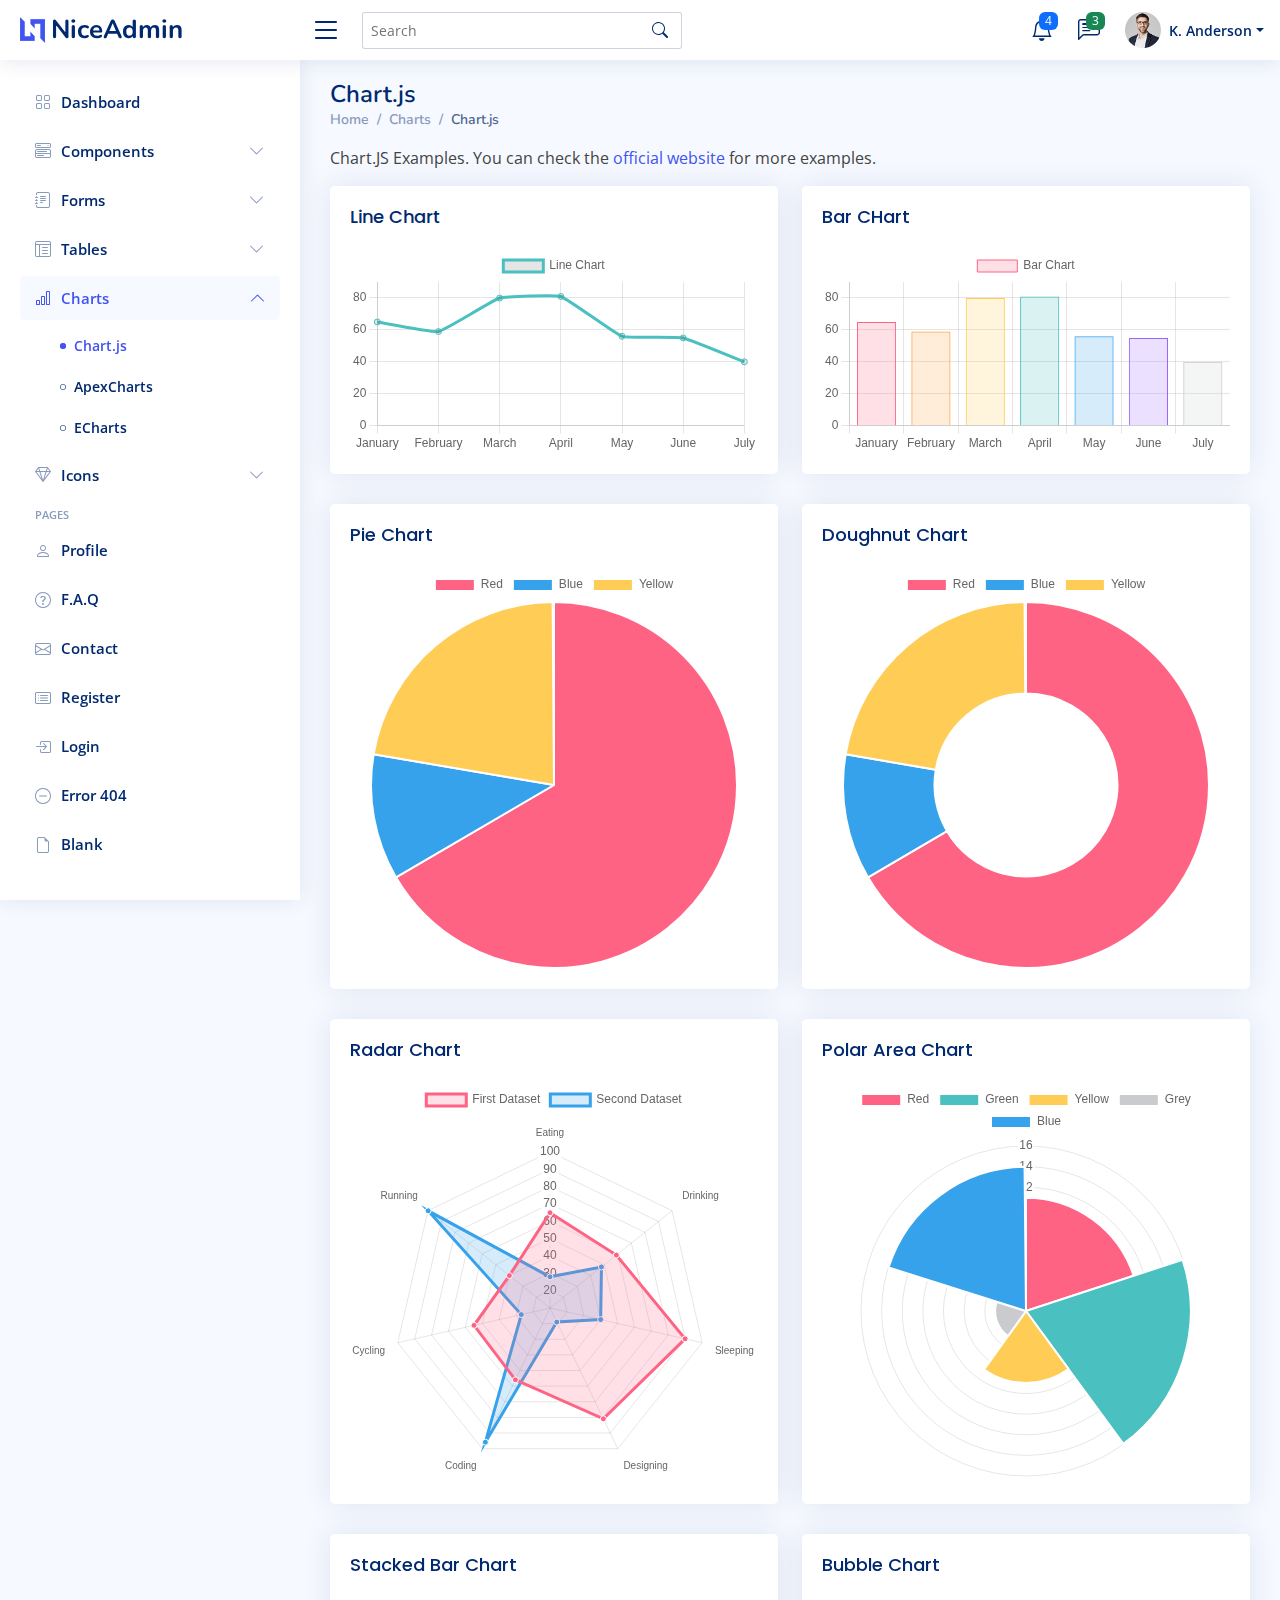
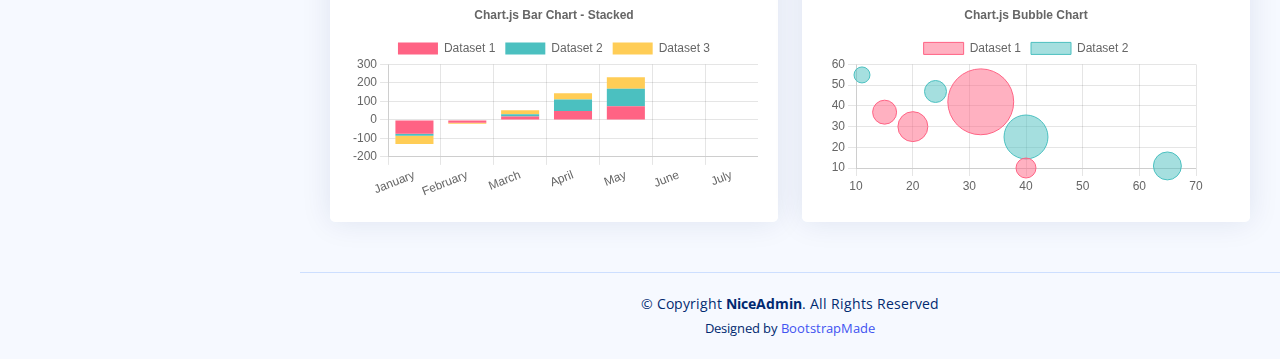
<file: NiceAdmin/charts-chartjs.html>
<!DOCTYPE html>
<html lang="en">

<head>
  <meta charset="utf-8">
  <meta content="width=device-width, initial-scale=1.0" name="viewport">

  <title>Charts / Chart.js - NiceAdmin Bootstrap Template</title>
  <meta content="" name="description">
  <meta content="" name="keywords">

  <!-- Favicons -->
  <link href="assets/img/favicon.png" rel="icon">
  <link href="assets/img/apple-touch-icon.png" rel="apple-touch-icon">

  <!-- Google Fonts -->
  <link href="https://fonts.gstatic.com" rel="preconnect">
  <link href="https://fonts.googleapis.com/css?family=Open+Sans:300,300i,400,400i,600,600i,700,700i|Nunito:300,300i,400,400i,600,600i,700,700i|Poppins:300,300i,400,400i,500,500i,600,600i,700,700i" rel="stylesheet">

  <!-- Vendor CSS Files -->
  <link href="assets/vendor/bootstrap/css/bootstrap.min.css" rel="stylesheet">
  <link href="assets/vendor/bootstrap-icons/bootstrap-icons.css" rel="stylesheet">
  <link href="assets/vendor/boxicons/css/boxicons.min.css" rel="stylesheet">
  <link href="assets/vendor/quill/quill.snow.css" rel="stylesheet">
  <link href="assets/vendor/quill/quill.bubble.css" rel="stylesheet">
  <link href="assets/vendor/remixicon/remixicon.css" rel="stylesheet">
  <link href="assets/vendor/simple-datatables/style.css" rel="stylesheet">

  <!-- Template Main CSS File -->
  <link href="assets/css/style.css" rel="stylesheet">

  <!-- =======================================================
  * Template Name: NiceAdmin
  * Updated: Nov 17 2023 with Bootstrap v5.3.2
  * Template URL: https://bootstrapmade.com/nice-admin-bootstrap-admin-html-template/
  * Author: BootstrapMade.com
  * License: https://bootstrapmade.com/license/
  ======================================================== -->
</head>

<body>

  <!-- ======= Header ======= -->
  <header id="header" class="header fixed-top d-flex align-items-center">

    <div class="d-flex align-items-center justify-content-between">
      <a href="index.html" class="logo d-flex align-items-center">
        <img src="assets/img/logo.png" alt="">
        <span class="d-none d-lg-block">NiceAdmin</span>
      </a>
      <i class="bi bi-list toggle-sidebar-btn"></i>
    </div><!-- End Logo -->

    <div class="search-bar">
      <form class="search-form d-flex align-items-center" method="POST" action="#">
        <input type="text" name="query" placeholder="Search" title="Enter search keyword">
        <button type="submit" title="Search"><i class="bi bi-search"></i></button>
      </form>
    </div><!-- End Search Bar -->

    <nav class="header-nav ms-auto">
      <ul class="d-flex align-items-center">

        <li class="nav-item d-block d-lg-none">
          <a class="nav-link nav-icon search-bar-toggle " href="#">
            <i class="bi bi-search"></i>
          </a>
        </li><!-- End Search Icon-->

        <li class="nav-item dropdown">

          <a class="nav-link nav-icon" href="#" data-bs-toggle="dropdown">
            <i class="bi bi-bell"></i>
            <span class="badge bg-primary badge-number">4</span>
          </a><!-- End Notification Icon -->

          <ul class="dropdown-menu dropdown-menu-end dropdown-menu-arrow notifications">
            <li class="dropdown-header">
              You have 4 new notifications
              <a href="#"><span class="badge rounded-pill bg-primary p-2 ms-2">View all</span></a>
            </li>
            <li>
              <hr class="dropdown-divider">
            </li>

            <li class="notification-item">
              <i class="bi bi-exclamation-circle text-warning"></i>
              <div>
                <h4>Lorem Ipsum</h4>
                <p>Quae dolorem earum veritatis oditseno</p>
                <p>30 min. ago</p>
              </div>
            </li>

            <li>
              <hr class="dropdown-divider">
            </li>

            <li class="notification-item">
              <i class="bi bi-x-circle text-danger"></i>
              <div>
                <h4>Atque rerum nesciunt</h4>
                <p>Quae dolorem earum veritatis oditseno</p>
                <p>1 hr. ago</p>
              </div>
            </li>

            <li>
              <hr class="dropdown-divider">
            </li>

            <li class="notification-item">
              <i class="bi bi-check-circle text-success"></i>
              <div>
                <h4>Sit rerum fuga</h4>
                <p>Quae dolorem earum veritatis oditseno</p>
                <p>2 hrs. ago</p>
              </div>
            </li>

            <li>
              <hr class="dropdown-divider">
            </li>

            <li class="notification-item">
              <i class="bi bi-info-circle text-primary"></i>
              <div>
                <h4>Dicta reprehenderit</h4>
                <p>Quae dolorem earum veritatis oditseno</p>
                <p>4 hrs. ago</p>
              </div>
            </li>

            <li>
              <hr class="dropdown-divider">
            </li>
            <li class="dropdown-footer">
              <a href="#">Show all notifications</a>
            </li>

          </ul><!-- End Notification Dropdown Items -->

        </li><!-- End Notification Nav -->

        <li class="nav-item dropdown">

          <a class="nav-link nav-icon" href="#" data-bs-toggle="dropdown">
            <i class="bi bi-chat-left-text"></i>
            <span class="badge bg-success badge-number">3</span>
          </a><!-- End Messages Icon -->

          <ul class="dropdown-menu dropdown-menu-end dropdown-menu-arrow messages">
            <li class="dropdown-header">
              You have 3 new messages
              <a href="#"><span class="badge rounded-pill bg-primary p-2 ms-2">View all</span></a>
            </li>
            <li>
              <hr class="dropdown-divider">
            </li>

            <li class="message-item">
              <a href="#">
                <img src="assets/img/messages-1.jpg" alt="" class="rounded-circle">
                <div>
                  <h4>Maria Hudson</h4>
                  <p>Velit asperiores et ducimus soluta repudiandae labore officia est ut...</p>
                  <p>4 hrs. ago</p>
                </div>
              </a>
            </li>
            <li>
              <hr class="dropdown-divider">
            </li>

            <li class="message-item">
              <a href="#">
                <img src="assets/img/messages-2.jpg" alt="" class="rounded-circle">
                <div>
                  <h4>Anna Nelson</h4>
                  <p>Velit asperiores et ducimus soluta repudiandae labore officia est ut...</p>
                  <p>6 hrs. ago</p>
                </div>
              </a>
            </li>
            <li>
              <hr class="dropdown-divider">
            </li>

            <li class="message-item">
              <a href="#">
                <img src="assets/img/messages-3.jpg" alt="" class="rounded-circle">
                <div>
                  <h4>David Muldon</h4>
                  <p>Velit asperiores et ducimus soluta repudiandae labore officia est ut...</p>
                  <p>8 hrs. ago</p>
                </div>
              </a>
            </li>
            <li>
              <hr class="dropdown-divider">
            </li>

            <li class="dropdown-footer">
              <a href="#">Show all messages</a>
            </li>

          </ul><!-- End Messages Dropdown Items -->

        </li><!-- End Messages Nav -->

        <li class="nav-item dropdown pe-3">

          <a class="nav-link nav-profile d-flex align-items-center pe-0" href="#" data-bs-toggle="dropdown">
            <img src="assets/img/profile-img.jpg" alt="Profile" class="rounded-circle">
            <span class="d-none d-md-block dropdown-toggle ps-2">K. Anderson</span>
          </a><!-- End Profile Iamge Icon -->

          <ul class="dropdown-menu dropdown-menu-end dropdown-menu-arrow profile">
            <li class="dropdown-header">
              <h6>Kevin Anderson</h6>
              <span>Web Designer</span>
            </li>
            <li>
              <hr class="dropdown-divider">
            </li>

            <li>
              <a class="dropdown-item d-flex align-items-center" href="users-profile.html">
                <i class="bi bi-person"></i>
                <span>My Profile</span>
              </a>
            </li>
            <li>
              <hr class="dropdown-divider">
            </li>

            <li>
              <a class="dropdown-item d-flex align-items-center" href="users-profile.html">
                <i class="bi bi-gear"></i>
                <span>Account Settings</span>
              </a>
            </li>
            <li>
              <hr class="dropdown-divider">
            </li>

            <li>
              <a class="dropdown-item d-flex align-items-center" href="pages-faq.html">
                <i class="bi bi-question-circle"></i>
                <span>Need Help?</span>
              </a>
            </li>
            <li>
              <hr class="dropdown-divider">
            </li>

            <li>
              <a class="dropdown-item d-flex align-items-center" href="#">
                <i class="bi bi-box-arrow-right"></i>
                <span>Sign Out</span>
              </a>
            </li>

          </ul><!-- End Profile Dropdown Items -->
        </li><!-- End Profile Nav -->

      </ul>
    </nav><!-- End Icons Navigation -->

  </header><!-- End Header -->

  <!-- ======= Sidebar ======= -->
  <aside id="sidebar" class="sidebar">

    <ul class="sidebar-nav" id="sidebar-nav">

      <li class="nav-item">
        <a class="nav-link collapsed" href="index.html">
          <i class="bi bi-grid"></i>
          <span>Dashboard</span>
        </a>
      </li><!-- End Dashboard Nav -->

      <li class="nav-item">
        <a class="nav-link collapsed" data-bs-target="#components-nav" data-bs-toggle="collapse" href="#">
          <i class="bi bi-menu-button-wide"></i><span>Components</span><i class="bi bi-chevron-down ms-auto"></i>
        </a>
        <ul id="components-nav" class="nav-content collapse " data-bs-parent="#sidebar-nav">
          <li>
            <a href="components-alerts.html">
              <i class="bi bi-circle"></i><span>Alerts</span>
            </a>
          </li>
          <li>
            <a href="components-accordion.html">
              <i class="bi bi-circle"></i><span>Accordion</span>
            </a>
          </li>
          <li>
            <a href="components-badges.html">
              <i class="bi bi-circle"></i><span>Badges</span>
            </a>
          </li>
          <li>
            <a href="components-breadcrumbs.html">
              <i class="bi bi-circle"></i><span>Breadcrumbs</span>
            </a>
          </li>
          <li>
            <a href="components-buttons.html">
              <i class="bi bi-circle"></i><span>Buttons</span>
            </a>
          </li>
          <li>
            <a href="components-cards.html">
              <i class="bi bi-circle"></i><span>Cards</span>
            </a>
          </li>
          <li>
            <a href="components-carousel.html">
              <i class="bi bi-circle"></i><span>Carousel</span>
            </a>
          </li>
          <li>
            <a href="components-list-group.html">
              <i class="bi bi-circle"></i><span>List group</span>
            </a>
          </li>
          <li>
            <a href="components-modal.html">
              <i class="bi bi-circle"></i><span>Modal</span>
            </a>
          </li>
          <li>
            <a href="components-tabs.html">
              <i class="bi bi-circle"></i><span>Tabs</span>
            </a>
          </li>
          <li>
            <a href="components-pagination.html">
              <i class="bi bi-circle"></i><span>Pagination</span>
            </a>
          </li>
          <li>
            <a href="components-progress.html">
              <i class="bi bi-circle"></i><span>Progress</span>
            </a>
          </li>
          <li>
            <a href="components-spinners.html">
              <i class="bi bi-circle"></i><span>Spinners</span>
            </a>
          </li>
          <li>
            <a href="components-tooltips.html">
              <i class="bi bi-circle"></i><span>Tooltips</span>
            </a>
          </li>
        </ul>
      </li><!-- End Components Nav -->

      <li class="nav-item">
        <a class="nav-link collapsed" data-bs-target="#forms-nav" data-bs-toggle="collapse" href="#">
          <i class="bi bi-journal-text"></i><span>Forms</span><i class="bi bi-chevron-down ms-auto"></i>
        </a>
        <ul id="forms-nav" class="nav-content collapse " data-bs-parent="#sidebar-nav">
          <li>
            <a href="forms-elements.html">
              <i class="bi bi-circle"></i><span>Form Elements</span>
            </a>
          </li>
          <li>
            <a href="forms-layouts.html">
              <i class="bi bi-circle"></i><span>Form Layouts</span>
            </a>
          </li>
          <li>
            <a href="forms-editors.html">
              <i class="bi bi-circle"></i><span>Form Editors</span>
            </a>
          </li>
          <li>
            <a href="forms-validation.html">
              <i class="bi bi-circle"></i><span>Form Validation</span>
            </a>
          </li>
        </ul>
      </li><!-- End Forms Nav -->

      <li class="nav-item">
        <a class="nav-link collapsed" data-bs-target="#tables-nav" data-bs-toggle="collapse" href="#">
          <i class="bi bi-layout-text-window-reverse"></i><span>Tables</span><i class="bi bi-chevron-down ms-auto"></i>
        </a>
        <ul id="tables-nav" class="nav-content collapse " data-bs-parent="#sidebar-nav">
          <li>
            <a href="tables-general.html">
              <i class="bi bi-circle"></i><span>General Tables</span>
            </a>
          </li>
          <li>
            <a href="tables-data.html">
              <i class="bi bi-circle"></i><span>Data Tables</span>
            </a>
          </li>
        </ul>
      </li><!-- End Tables Nav -->

      <li class="nav-item">
        <a class="nav-link " data-bs-target="#charts-nav" data-bs-toggle="collapse" href="#">
          <i class="bi bi-bar-chart"></i><span>Charts</span><i class="bi bi-chevron-down ms-auto"></i>
        </a>
        <ul id="charts-nav" class="nav-content collapse show" data-bs-parent="#sidebar-nav">
          <li>
            <a href="charts-chartjs.html" class="active">
              <i class="bi bi-circle"></i><span>Chart.js</span>
            </a>
          </li>
          <li>
            <a href="charts-apexcharts.html">
              <i class="bi bi-circle"></i><span>ApexCharts</span>
            </a>
          </li>
          <li>
            <a href="charts-echarts.html">
              <i class="bi bi-circle"></i><span>ECharts</span>
            </a>
          </li>
        </ul>
      </li><!-- End Charts Nav -->

      <li class="nav-item">
        <a class="nav-link collapsed" data-bs-target="#icons-nav" data-bs-toggle="collapse" href="#">
          <i class="bi bi-gem"></i><span>Icons</span><i class="bi bi-chevron-down ms-auto"></i>
        </a>
        <ul id="icons-nav" class="nav-content collapse " data-bs-parent="#sidebar-nav">
          <li>
            <a href="icons-bootstrap.html">
              <i class="bi bi-circle"></i><span>Bootstrap Icons</span>
            </a>
          </li>
          <li>
            <a href="icons-remix.html">
              <i class="bi bi-circle"></i><span>Remix Icons</span>
            </a>
          </li>
          <li>
            <a href="icons-boxicons.html">
              <i class="bi bi-circle"></i><span>Boxicons</span>
            </a>
          </li>
        </ul>
      </li><!-- End Icons Nav -->

      <li class="nav-heading">Pages</li>

      <li class="nav-item">
        <a class="nav-link collapsed" href="users-profile.html">
          <i class="bi bi-person"></i>
          <span>Profile</span>
        </a>
      </li><!-- End Profile Page Nav -->

      <li class="nav-item">
        <a class="nav-link collapsed" href="pages-faq.html">
          <i class="bi bi-question-circle"></i>
          <span>F.A.Q</span>
        </a>
      </li><!-- End F.A.Q Page Nav -->

      <li class="nav-item">
        <a class="nav-link collapsed" href="pages-contact.html">
          <i class="bi bi-envelope"></i>
          <span>Contact</span>
        </a>
      </li><!-- End Contact Page Nav -->

      <li class="nav-item">
        <a class="nav-link collapsed" href="pages-register.html">
          <i class="bi bi-card-list"></i>
          <span>Register</span>
        </a>
      </li><!-- End Register Page Nav -->

      <li class="nav-item">
        <a class="nav-link collapsed" href="pages-login.html">
          <i class="bi bi-box-arrow-in-right"></i>
          <span>Login</span>
        </a>
      </li><!-- End Login Page Nav -->

      <li class="nav-item">
        <a class="nav-link collapsed" href="pages-error-404.html">
          <i class="bi bi-dash-circle"></i>
          <span>Error 404</span>
        </a>
      </li><!-- End Error 404 Page Nav -->

      <li class="nav-item">
        <a class="nav-link collapsed" href="pages-blank.html">
          <i class="bi bi-file-earmark"></i>
          <span>Blank</span>
        </a>
      </li><!-- End Blank Page Nav -->

    </ul>

  </aside><!-- End Sidebar-->

  <main id="main" class="main">

    <div class="pagetitle">
      <h1>Chart.js</h1>
      <nav>
        <ol class="breadcrumb">
          <li class="breadcrumb-item"><a href="index.html">Home</a></li>
          <li class="breadcrumb-item">Charts</li>
          <li class="breadcrumb-item active">Chart.js</li>
        </ol>
      </nav>
    </div><!-- End Page Title -->

    <p>Chart.JS Examples. You can check the <a href="https://www.chartjs.org/docs/latest/samples/" target="_blank">official website</a> for more examples.</p>

    <section class="section">
      <div class="row">

        <div class="col-lg-6">
          <div class="card">
            <div class="card-body">
              <h5 class="card-title">Line Chart</h5>

              <!-- Line Chart -->
              <canvas id="lineChart" style="max-height: 400px;"></canvas>
              <script>
                document.addEventListener("DOMContentLoaded", () => {
                  new Chart(document.querySelector('#lineChart'), {
                    type: 'line',
                    data: {
                      labels: ['January', 'February', 'March', 'April', 'May', 'June', 'July'],
                      datasets: [{
                        label: 'Line Chart',
                        data: [65, 59, 80, 81, 56, 55, 40],
                        fill: false,
                        borderColor: 'rgb(75, 192, 192)',
                        tension: 0.1
                      }]
                    },
                    options: {
                      scales: {
                        y: {
                          beginAtZero: true
                        }
                      }
                    }
                  });
                });
              </script>
              <!-- End Line CHart -->

            </div>
          </div>
        </div>

        <div class="col-lg-6">
          <div class="card">
            <div class="card-body">
              <h5 class="card-title">Bar CHart</h5>

              <!-- Bar Chart -->
              <canvas id="barChart" style="max-height: 400px;"></canvas>
              <script>
                document.addEventListener("DOMContentLoaded", () => {
                  new Chart(document.querySelector('#barChart'), {
                    type: 'bar',
                    data: {
                      labels: ['January', 'February', 'March', 'April', 'May', 'June', 'July'],
                      datasets: [{
                        label: 'Bar Chart',
                        data: [65, 59, 80, 81, 56, 55, 40],
                        backgroundColor: [
                          'rgba(255, 99, 132, 0.2)',
                          'rgba(255, 159, 64, 0.2)',
                          'rgba(255, 205, 86, 0.2)',
                          'rgba(75, 192, 192, 0.2)',
                          'rgba(54, 162, 235, 0.2)',
                          'rgba(153, 102, 255, 0.2)',
                          'rgba(201, 203, 207, 0.2)'
                        ],
                        borderColor: [
                          'rgb(255, 99, 132)',
                          'rgb(255, 159, 64)',
                          'rgb(255, 205, 86)',
                          'rgb(75, 192, 192)',
                          'rgb(54, 162, 235)',
                          'rgb(153, 102, 255)',
                          'rgb(201, 203, 207)'
                        ],
                        borderWidth: 1
                      }]
                    },
                    options: {
                      scales: {
                        y: {
                          beginAtZero: true
                        }
                      }
                    }
                  });
                });
              </script>
              <!-- End Bar CHart -->

            </div>
          </div>
        </div>

        <div class="col-lg-6">
          <div class="card">
            <div class="card-body">
              <h5 class="card-title">Pie Chart</h5>

              <!-- Pie Chart -->
              <canvas id="pieChart" style="max-height: 400px;"></canvas>
              <script>
                document.addEventListener("DOMContentLoaded", () => {
                  new Chart(document.querySelector('#pieChart'), {
                    type: 'pie',
                    data: {
                      labels: [
                        'Red',
                        'Blue',
                        'Yellow'
                      ],
                      datasets: [{
                        label: 'My First Dataset',
                        data: [300, 50, 100],
                        backgroundColor: [
                          'rgb(255, 99, 132)',
                          'rgb(54, 162, 235)',
                          'rgb(255, 205, 86)'
                        ],
                        hoverOffset: 4
                      }]
                    }
                  });
                });
              </script>
              <!-- End Pie CHart -->

            </div>
          </div>
        </div>

        <div class="col-lg-6">
          <div class="card">
            <div class="card-body">
              <h5 class="card-title">Doughnut Chart</h5>

              <!-- Doughnut Chart -->
              <canvas id="doughnutChart" style="max-height: 400px;"></canvas>
              <script>
                document.addEventListener("DOMContentLoaded", () => {
                  new Chart(document.querySelector('#doughnutChart'), {
                    type: 'doughnut',
                    data: {
                      labels: [
                        'Red',
                        'Blue',
                        'Yellow'
                      ],
                      datasets: [{
                        label: 'My First Dataset',
                        data: [300, 50, 100],
                        backgroundColor: [
                          'rgb(255, 99, 132)',
                          'rgb(54, 162, 235)',
                          'rgb(255, 205, 86)'
                        ],
                        hoverOffset: 4
                      }]
                    }
                  });
                });
              </script>
              <!-- End Doughnut CHart -->

            </div>
          </div>
        </div>

        <div class="col-lg-6">
          <div class="card">
            <div class="card-body">
              <h5 class="card-title">Radar Chart</h5>

              <!-- Radar Chart -->
              <canvas id="radarChart" style="max-height: 400px;"></canvas>
              <script>
                document.addEventListener("DOMContentLoaded", () => {
                  new Chart(document.querySelector('#radarChart'), {
                    type: 'radar',
                    data: {
                      labels: [
                        'Eating',
                        'Drinking',
                        'Sleeping',
                        'Designing',
                        'Coding',
                        'Cycling',
                        'Running'
                      ],
                      datasets: [{
                        label: 'First Dataset',
                        data: [65, 59, 90, 81, 56, 55, 40],
                        fill: true,
                        backgroundColor: 'rgba(255, 99, 132, 0.2)',
                        borderColor: 'rgb(255, 99, 132)',
                        pointBackgroundColor: 'rgb(255, 99, 132)',
                        pointBorderColor: '#fff',
                        pointHoverBackgroundColor: '#fff',
                        pointHoverBorderColor: 'rgb(255, 99, 132)'
                      }, {
                        label: 'Second Dataset',
                        data: [28, 48, 40, 19, 96, 27, 100],
                        fill: true,
                        backgroundColor: 'rgba(54, 162, 235, 0.2)',
                        borderColor: 'rgb(54, 162, 235)',
                        pointBackgroundColor: 'rgb(54, 162, 235)',
                        pointBorderColor: '#fff',
                        pointHoverBackgroundColor: '#fff',
                        pointHoverBorderColor: 'rgb(54, 162, 235)'
                      }]
                    },
                    options: {
                      elements: {
                        line: {
                          borderWidth: 3
                        }
                      }
                    }
                  });
                });
              </script>
              <!-- End Radar CHart -->

            </div>
          </div>
        </div>

        <div class="col-lg-6">
          <div class="card">
            <div class="card-body">
              <h5 class="card-title">Polar Area Chart</h5>

              <!-- Polar Area Chart -->
              <canvas id="polarAreaChart" style="max-height: 400px;"></canvas>
              <script>
                document.addEventListener("DOMContentLoaded", () => {
                  new Chart(document.querySelector('#polarAreaChart'), {
                    type: 'polarArea',
                    data: {
                      labels: [
                        'Red',
                        'Green',
                        'Yellow',
                        'Grey',
                        'Blue'
                      ],
                      datasets: [{
                        label: 'My First Dataset',
                        data: [11, 16, 7, 3, 14],
                        backgroundColor: [
                          'rgb(255, 99, 132)',
                          'rgb(75, 192, 192)',
                          'rgb(255, 205, 86)',
                          'rgb(201, 203, 207)',
                          'rgb(54, 162, 235)'
                        ]
                      }]
                    }
                  });
                });
              </script>
              <!-- End Polar Area Chart -->

            </div>
          </div>
        </div>

        <div class="col-lg-6">
          <div class="card">
            <div class="card-body">
              <h5 class="card-title">Stacked Bar Chart</h5>

              <!-- Stacked Bar Chart -->
              <canvas id="stakedBarChart" style="max-height: 400px;"></canvas>
              <script>
                document.addEventListener("DOMContentLoaded", () => {
                  new Chart(document.querySelector('#stakedBarChart'), {
                    type: 'bar',
                    data: {
                      labels: ['January', 'February', 'March', 'April', 'May', 'June', 'July'],
                      datasets: [{
                          label: 'Dataset 1',
                          data: [-75, -15, 18, 48, 74],
                          backgroundColor: 'rgb(255, 99, 132)',
                        },
                        {
                          label: 'Dataset 2',
                          data: [-11, -1, 12, 62, 95],
                          backgroundColor: 'rgb(75, 192, 192)',
                        },
                        {
                          label: 'Dataset 3',
                          data: [-44, -5, 22, 35, 62],
                          backgroundColor: 'rgb(255, 205, 86)',
                        },
                      ]
                    },
                    options: {
                      plugins: {
                        title: {
                          display: true,
                          text: 'Chart.js Bar Chart - Stacked'
                        },
                      },
                      responsive: true,
                      scales: {
                        x: {
                          stacked: true,
                        },
                        y: {
                          stacked: true
                        }
                      }
                    }
                  });
                });
              </script>
              <!-- End Stacked Bar Chart -->

            </div>
          </div>
        </div>

        <div class="col-lg-6">
          <div class="card">
            <div class="card-body">
              <h5 class="card-title">Bubble Chart</h5>

              <!-- Bubble Chart -->
              <canvas id="bubbleChart" style="max-height: 400px;"></canvas>
              <script>
                document.addEventListener("DOMContentLoaded", () => {
                  new Chart(document.querySelector('#bubbleChart'), {
                    type: 'bubble',
                    data: {
                      labels: ['January', 'February', 'March', 'April', 'May', 'June', 'July'],
                      datasets: [{
                          label: 'Dataset 1',
                          data: [{
                              x: 20,
                              y: 30,
                              r: 15
                            },
                            {
                              x: 40,
                              y: 10,
                              r: 10
                            },
                            {
                              x: 15,
                              y: 37,
                              r: 12
                            },
                            {
                              x: 32,
                              y: 42,
                              r: 33
                            }
                          ],
                          borderColor: 'rgb(255, 99, 132)',
                          backgroundColor: 'rgba(255, 99, 132, 0.5)'
                        },
                        {
                          label: 'Dataset 2',
                          data: [{
                              x: 40,
                              y: 25,
                              r: 22
                            },
                            {
                              x: 24,
                              y: 47,
                              r: 11
                            },
                            {
                              x: 65,
                              y: 11,
                              r: 14
                            },
                            {
                              x: 11,
                              y: 55,
                              r: 8
                            }
                          ],
                          borderColor: 'rgb(75, 192, 192)',
                          backgroundColor: 'rgba(75, 192, 192, 0.5)'
                        }
                      ]
                    },
                    options: {
                      responsive: true,
                      plugins: {
                        legend: {
                          position: 'top',
                        },
                        title: {
                          display: true,
                          text: 'Chart.js Bubble Chart'
                        }
                      }
                    }
                  });
                });
              </script>
              <!-- End Bubble Chart -->

            </div>
          </div>
        </div>

      </div>
    </section>

  </main><!-- End #main -->

  <!-- ======= Footer ======= -->
  <footer id="footer" class="footer">
    <div class="copyright">
      &copy; Copyright <strong><span>NiceAdmin</span></strong>. All Rights Reserved
    </div>
    <div class="credits">
      <!-- All the links in the footer should remain intact. -->
      <!-- You can delete the links only if you purchased the pro version. -->
      <!-- Licensing information: https://bootstrapmade.com/license/ -->
      <!-- Purchase the pro version with working PHP/AJAX contact form: https://bootstrapmade.com/nice-admin-bootstrap-admin-html-template/ -->
      Designed by <a href="https://bootstrapmade.com/">BootstrapMade</a>
    </div>
  </footer><!-- End Footer -->

  <a href="#" class="back-to-top d-flex align-items-center justify-content-center"><i class="bi bi-arrow-up-short"></i></a>

  <!-- Vendor JS Files -->
  <script src="assets/vendor/apexcharts/apexcharts.min.js"></script>
  <script src="assets/vendor/bootstrap/js/bootstrap.bundle.min.js"></script>
  <script src="assets/vendor/chart.js/chart.umd.js"></script>
  <script src="assets/vendor/echarts/echarts.min.js"></script>
  <script src="assets/vendor/quill/quill.min.js"></script>
  <script src="assets/vendor/simple-datatables/simple-datatables.js"></script>
  <script src="assets/vendor/tinymce/tinymce.min.js"></script>
  <script src="assets/vendor/php-email-form/validate.js"></script>

  <!-- Template Main JS File -->
  <script src="assets/js/main.js"></script>

</body>

</html>
</file>
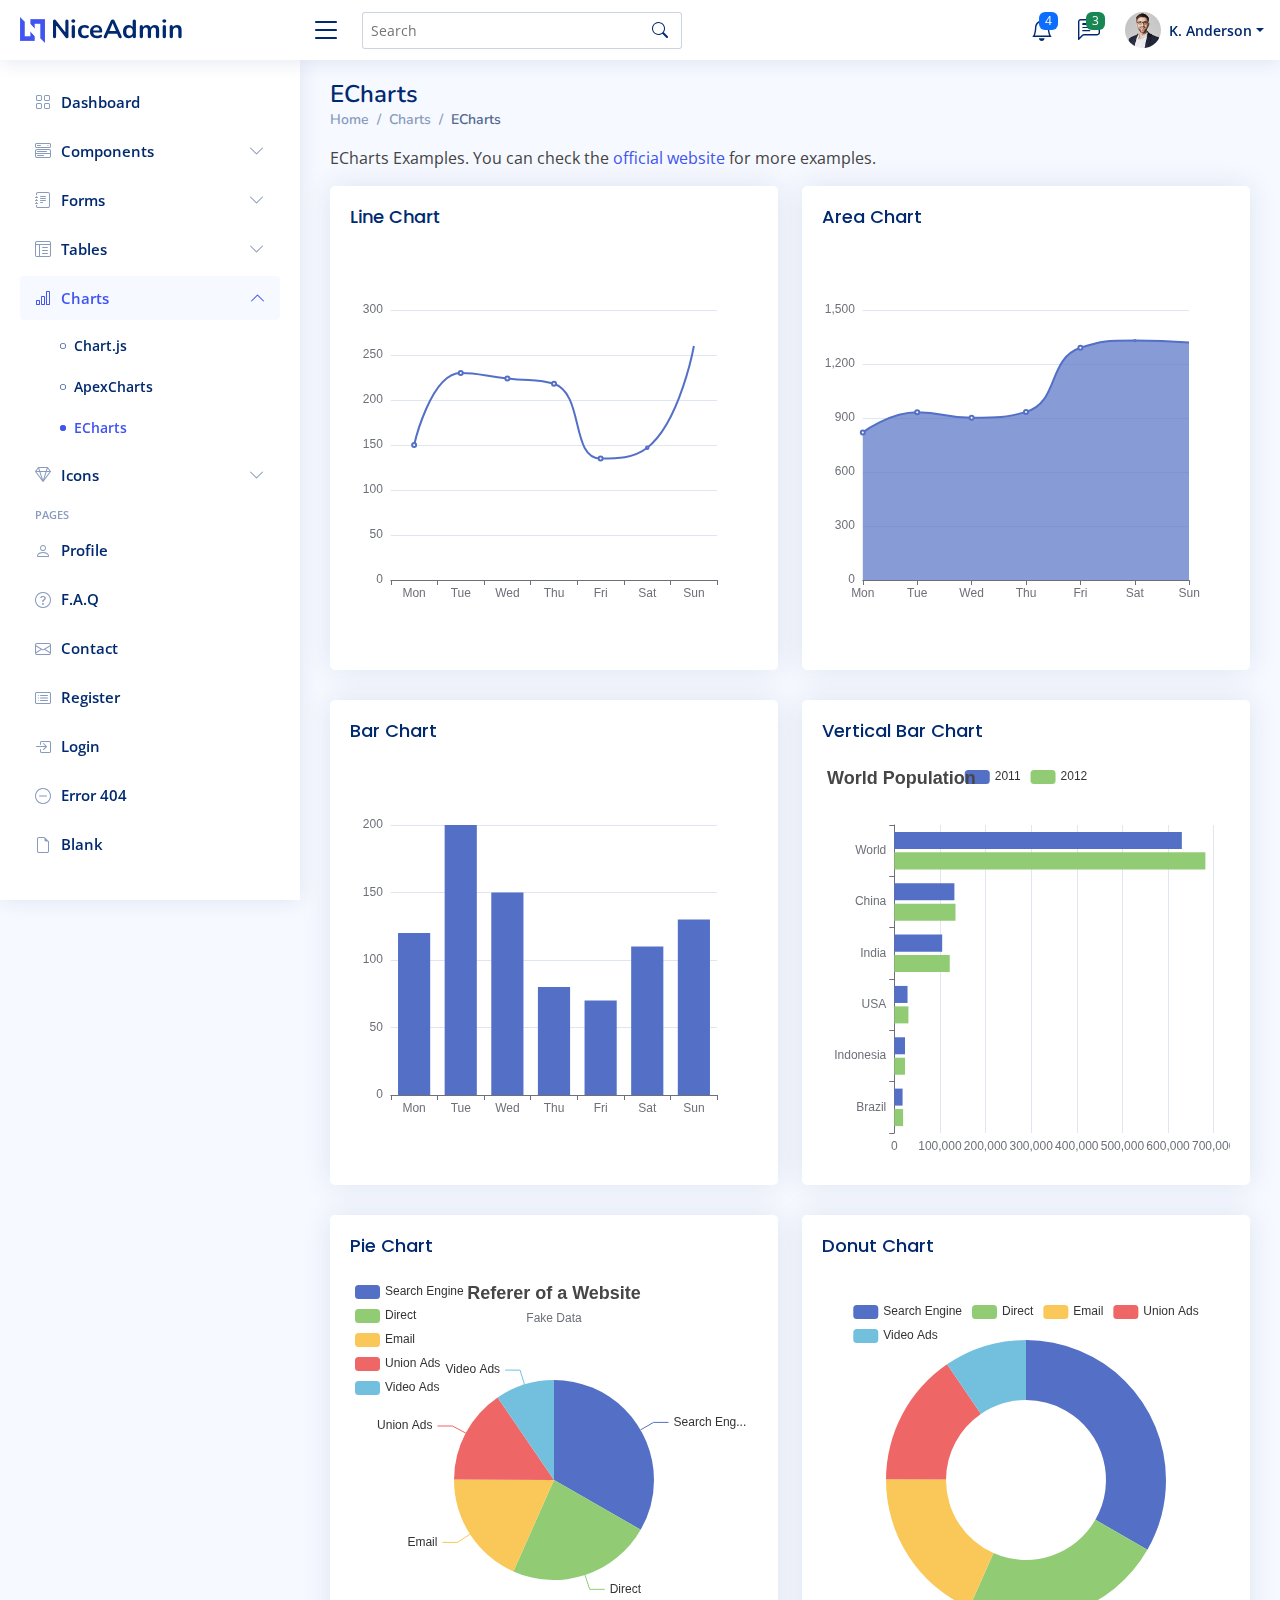
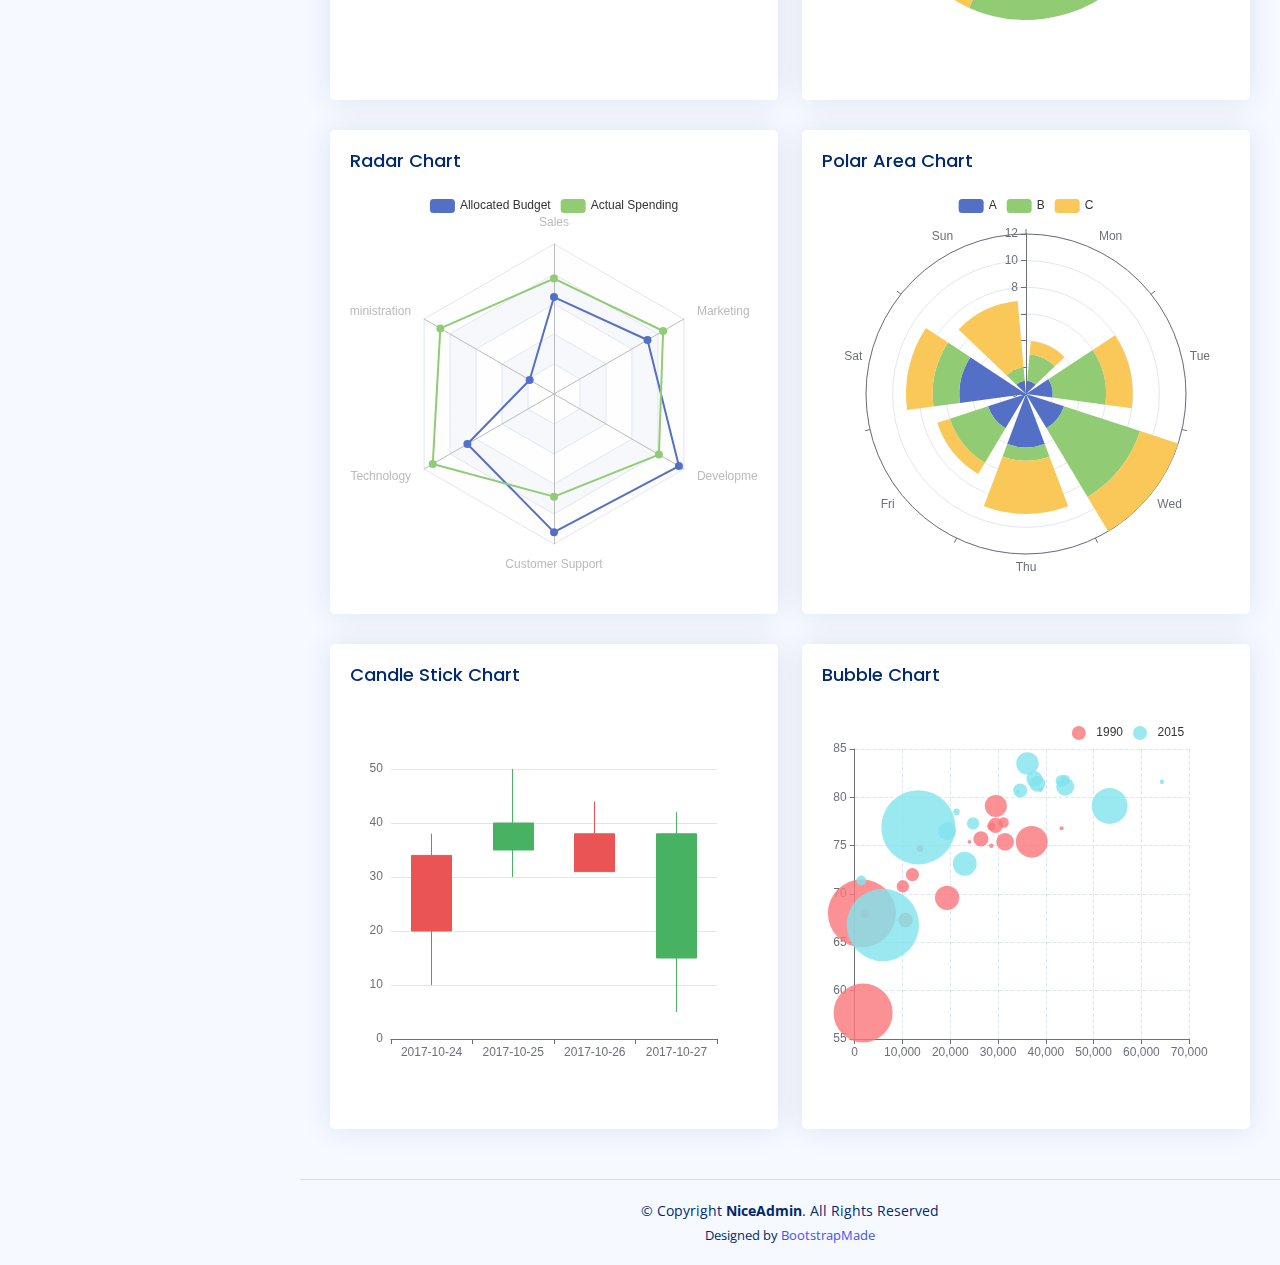
<file: NiceAdmin/charts-echarts.html>
<!DOCTYPE html>
<html lang="en">

<head>
  <meta charset="utf-8">
  <meta content="width=device-width, initial-scale=1.0" name="viewport">

  <title>Charts / ECharts - NiceAdmin Bootstrap Template</title>
  <meta content="" name="description">
  <meta content="" name="keywords">

  <!-- Favicons -->
  <link href="assets/img/favicon.png" rel="icon">
  <link href="assets/img/apple-touch-icon.png" rel="apple-touch-icon">

  <!-- Google Fonts -->
  <link href="https://fonts.gstatic.com" rel="preconnect">
  <link href="https://fonts.googleapis.com/css?family=Open+Sans:300,300i,400,400i,600,600i,700,700i|Nunito:300,300i,400,400i,600,600i,700,700i|Poppins:300,300i,400,400i,500,500i,600,600i,700,700i" rel="stylesheet">

  <!-- Vendor CSS Files -->
  <link href="assets/vendor/bootstrap/css/bootstrap.min.css" rel="stylesheet">
  <link href="assets/vendor/bootstrap-icons/bootstrap-icons.css" rel="stylesheet">
  <link href="assets/vendor/boxicons/css/boxicons.min.css" rel="stylesheet">
  <link href="assets/vendor/quill/quill.snow.css" rel="stylesheet">
  <link href="assets/vendor/quill/quill.bubble.css" rel="stylesheet">
  <link href="assets/vendor/remixicon/remixicon.css" rel="stylesheet">
  <link href="assets/vendor/simple-datatables/style.css" rel="stylesheet">

  <!-- Template Main CSS File -->
  <link href="assets/css/style.css" rel="stylesheet">

  <!-- =======================================================
  * Template Name: NiceAdmin
  * Updated: Nov 17 2023 with Bootstrap v5.3.2
  * Template URL: https://bootstrapmade.com/nice-admin-bootstrap-admin-html-template/
  * Author: BootstrapMade.com
  * License: https://bootstrapmade.com/license/
  ======================================================== -->
</head>

<body>

  <!-- ======= Header ======= -->
  <header id="header" class="header fixed-top d-flex align-items-center">

    <div class="d-flex align-items-center justify-content-between">
      <a href="index.html" class="logo d-flex align-items-center">
        <img src="assets/img/logo.png" alt="">
        <span class="d-none d-lg-block">NiceAdmin</span>
      </a>
      <i class="bi bi-list toggle-sidebar-btn"></i>
    </div><!-- End Logo -->

    <div class="search-bar">
      <form class="search-form d-flex align-items-center" method="POST" action="#">
        <input type="text" name="query" placeholder="Search" title="Enter search keyword">
        <button type="submit" title="Search"><i class="bi bi-search"></i></button>
      </form>
    </div><!-- End Search Bar -->

    <nav class="header-nav ms-auto">
      <ul class="d-flex align-items-center">

        <li class="nav-item d-block d-lg-none">
          <a class="nav-link nav-icon search-bar-toggle " href="#">
            <i class="bi bi-search"></i>
          </a>
        </li><!-- End Search Icon-->

        <li class="nav-item dropdown">

          <a class="nav-link nav-icon" href="#" data-bs-toggle="dropdown">
            <i class="bi bi-bell"></i>
            <span class="badge bg-primary badge-number">4</span>
          </a><!-- End Notification Icon -->

          <ul class="dropdown-menu dropdown-menu-end dropdown-menu-arrow notifications">
            <li class="dropdown-header">
              You have 4 new notifications
              <a href="#"><span class="badge rounded-pill bg-primary p-2 ms-2">View all</span></a>
            </li>
            <li>
              <hr class="dropdown-divider">
            </li>

            <li class="notification-item">
              <i class="bi bi-exclamation-circle text-warning"></i>
              <div>
                <h4>Lorem Ipsum</h4>
                <p>Quae dolorem earum veritatis oditseno</p>
                <p>30 min. ago</p>
              </div>
            </li>

            <li>
              <hr class="dropdown-divider">
            </li>

            <li class="notification-item">
              <i class="bi bi-x-circle text-danger"></i>
              <div>
                <h4>Atque rerum nesciunt</h4>
                <p>Quae dolorem earum veritatis oditseno</p>
                <p>1 hr. ago</p>
              </div>
            </li>

            <li>
              <hr class="dropdown-divider">
            </li>

            <li class="notification-item">
              <i class="bi bi-check-circle text-success"></i>
              <div>
                <h4>Sit rerum fuga</h4>
                <p>Quae dolorem earum veritatis oditseno</p>
                <p>2 hrs. ago</p>
              </div>
            </li>

            <li>
              <hr class="dropdown-divider">
            </li>

            <li class="notification-item">
              <i class="bi bi-info-circle text-primary"></i>
              <div>
                <h4>Dicta reprehenderit</h4>
                <p>Quae dolorem earum veritatis oditseno</p>
                <p>4 hrs. ago</p>
              </div>
            </li>

            <li>
              <hr class="dropdown-divider">
            </li>
            <li class="dropdown-footer">
              <a href="#">Show all notifications</a>
            </li>

          </ul><!-- End Notification Dropdown Items -->

        </li><!-- End Notification Nav -->

        <li class="nav-item dropdown">

          <a class="nav-link nav-icon" href="#" data-bs-toggle="dropdown">
            <i class="bi bi-chat-left-text"></i>
            <span class="badge bg-success badge-number">3</span>
          </a><!-- End Messages Icon -->

          <ul class="dropdown-menu dropdown-menu-end dropdown-menu-arrow messages">
            <li class="dropdown-header">
              You have 3 new messages
              <a href="#"><span class="badge rounded-pill bg-primary p-2 ms-2">View all</span></a>
            </li>
            <li>
              <hr class="dropdown-divider">
            </li>

            <li class="message-item">
              <a href="#">
                <img src="assets/img/messages-1.jpg" alt="" class="rounded-circle">
                <div>
                  <h4>Maria Hudson</h4>
                  <p>Velit asperiores et ducimus soluta repudiandae labore officia est ut...</p>
                  <p>4 hrs. ago</p>
                </div>
              </a>
            </li>
            <li>
              <hr class="dropdown-divider">
            </li>

            <li class="message-item">
              <a href="#">
                <img src="assets/img/messages-2.jpg" alt="" class="rounded-circle">
                <div>
                  <h4>Anna Nelson</h4>
                  <p>Velit asperiores et ducimus soluta repudiandae labore officia est ut...</p>
                  <p>6 hrs. ago</p>
                </div>
              </a>
            </li>
            <li>
              <hr class="dropdown-divider">
            </li>

            <li class="message-item">
              <a href="#">
                <img src="assets/img/messages-3.jpg" alt="" class="rounded-circle">
                <div>
                  <h4>David Muldon</h4>
                  <p>Velit asperiores et ducimus soluta repudiandae labore officia est ut...</p>
                  <p>8 hrs. ago</p>
                </div>
              </a>
            </li>
            <li>
              <hr class="dropdown-divider">
            </li>

            <li class="dropdown-footer">
              <a href="#">Show all messages</a>
            </li>

          </ul><!-- End Messages Dropdown Items -->

        </li><!-- End Messages Nav -->

        <li class="nav-item dropdown pe-3">

          <a class="nav-link nav-profile d-flex align-items-center pe-0" href="#" data-bs-toggle="dropdown">
            <img src="assets/img/profile-img.jpg" alt="Profile" class="rounded-circle">
            <span class="d-none d-md-block dropdown-toggle ps-2">K. Anderson</span>
          </a><!-- End Profile Iamge Icon -->

          <ul class="dropdown-menu dropdown-menu-end dropdown-menu-arrow profile">
            <li class="dropdown-header">
              <h6>Kevin Anderson</h6>
              <span>Web Designer</span>
            </li>
            <li>
              <hr class="dropdown-divider">
            </li>

            <li>
              <a class="dropdown-item d-flex align-items-center" href="users-profile.html">
                <i class="bi bi-person"></i>
                <span>My Profile</span>
              </a>
            </li>
            <li>
              <hr class="dropdown-divider">
            </li>

            <li>
              <a class="dropdown-item d-flex align-items-center" href="users-profile.html">
                <i class="bi bi-gear"></i>
                <span>Account Settings</span>
              </a>
            </li>
            <li>
              <hr class="dropdown-divider">
            </li>

            <li>
              <a class="dropdown-item d-flex align-items-center" href="pages-faq.html">
                <i class="bi bi-question-circle"></i>
                <span>Need Help?</span>
              </a>
            </li>
            <li>
              <hr class="dropdown-divider">
            </li>

            <li>
              <a class="dropdown-item d-flex align-items-center" href="#">
                <i class="bi bi-box-arrow-right"></i>
                <span>Sign Out</span>
              </a>
            </li>

          </ul><!-- End Profile Dropdown Items -->
        </li><!-- End Profile Nav -->

      </ul>
    </nav><!-- End Icons Navigation -->

  </header><!-- End Header -->

  <!-- ======= Sidebar ======= -->
  <aside id="sidebar" class="sidebar">

    <ul class="sidebar-nav" id="sidebar-nav">

      <li class="nav-item">
        <a class="nav-link collapsed" href="index.html">
          <i class="bi bi-grid"></i>
          <span>Dashboard</span>
        </a>
      </li><!-- End Dashboard Nav -->

      <li class="nav-item">
        <a class="nav-link collapsed" data-bs-target="#components-nav" data-bs-toggle="collapse" href="#">
          <i class="bi bi-menu-button-wide"></i><span>Components</span><i class="bi bi-chevron-down ms-auto"></i>
        </a>
        <ul id="components-nav" class="nav-content collapse " data-bs-parent="#sidebar-nav">
          <li>
            <a href="components-alerts.html">
              <i class="bi bi-circle"></i><span>Alerts</span>
            </a>
          </li>
          <li>
            <a href="components-accordion.html">
              <i class="bi bi-circle"></i><span>Accordion</span>
            </a>
          </li>
          <li>
            <a href="components-badges.html">
              <i class="bi bi-circle"></i><span>Badges</span>
            </a>
          </li>
          <li>
            <a href="components-breadcrumbs.html">
              <i class="bi bi-circle"></i><span>Breadcrumbs</span>
            </a>
          </li>
          <li>
            <a href="components-buttons.html">
              <i class="bi bi-circle"></i><span>Buttons</span>
            </a>
          </li>
          <li>
            <a href="components-cards.html">
              <i class="bi bi-circle"></i><span>Cards</span>
            </a>
          </li>
          <li>
            <a href="components-carousel.html">
              <i class="bi bi-circle"></i><span>Carousel</span>
            </a>
          </li>
          <li>
            <a href="components-list-group.html">
              <i class="bi bi-circle"></i><span>List group</span>
            </a>
          </li>
          <li>
            <a href="components-modal.html">
              <i class="bi bi-circle"></i><span>Modal</span>
            </a>
          </li>
          <li>
            <a href="components-tabs.html">
              <i class="bi bi-circle"></i><span>Tabs</span>
            </a>
          </li>
          <li>
            <a href="components-pagination.html">
              <i class="bi bi-circle"></i><span>Pagination</span>
            </a>
          </li>
          <li>
            <a href="components-progress.html">
              <i class="bi bi-circle"></i><span>Progress</span>
            </a>
          </li>
          <li>
            <a href="components-spinners.html">
              <i class="bi bi-circle"></i><span>Spinners</span>
            </a>
          </li>
          <li>
            <a href="components-tooltips.html">
              <i class="bi bi-circle"></i><span>Tooltips</span>
            </a>
          </li>
        </ul>
      </li><!-- End Components Nav -->

      <li class="nav-item">
        <a class="nav-link collapsed" data-bs-target="#forms-nav" data-bs-toggle="collapse" href="#">
          <i class="bi bi-journal-text"></i><span>Forms</span><i class="bi bi-chevron-down ms-auto"></i>
        </a>
        <ul id="forms-nav" class="nav-content collapse " data-bs-parent="#sidebar-nav">
          <li>
            <a href="forms-elements.html">
              <i class="bi bi-circle"></i><span>Form Elements</span>
            </a>
          </li>
          <li>
            <a href="forms-layouts.html">
              <i class="bi bi-circle"></i><span>Form Layouts</span>
            </a>
          </li>
          <li>
            <a href="forms-editors.html">
              <i class="bi bi-circle"></i><span>Form Editors</span>
            </a>
          </li>
          <li>
            <a href="forms-validation.html">
              <i class="bi bi-circle"></i><span>Form Validation</span>
            </a>
          </li>
        </ul>
      </li><!-- End Forms Nav -->

      <li class="nav-item">
        <a class="nav-link collapsed" data-bs-target="#tables-nav" data-bs-toggle="collapse" href="#">
          <i class="bi bi-layout-text-window-reverse"></i><span>Tables</span><i class="bi bi-chevron-down ms-auto"></i>
        </a>
        <ul id="tables-nav" class="nav-content collapse " data-bs-parent="#sidebar-nav">
          <li>
            <a href="tables-general.html">
              <i class="bi bi-circle"></i><span>General Tables</span>
            </a>
          </li>
          <li>
            <a href="tables-data.html">
              <i class="bi bi-circle"></i><span>Data Tables</span>
            </a>
          </li>
        </ul>
      </li><!-- End Tables Nav -->

      <li class="nav-item">
        <a class="nav-link " data-bs-target="#charts-nav" data-bs-toggle="collapse" href="#">
          <i class="bi bi-bar-chart"></i><span>Charts</span><i class="bi bi-chevron-down ms-auto"></i>
        </a>
        <ul id="charts-nav" class="nav-content collapse show" data-bs-parent="#sidebar-nav">
          <li>
            <a href="charts-chartjs.html">
              <i class="bi bi-circle"></i><span>Chart.js</span>
            </a>
          </li>
          <li>
            <a href="charts-apexcharts.html">
              <i class="bi bi-circle"></i><span>ApexCharts</span>
            </a>
          </li>
          <li>
            <a href="charts-echarts.html" class="active">
              <i class="bi bi-circle"></i><span>ECharts</span>
            </a>
          </li>
        </ul>
      </li><!-- End Charts Nav -->

      <li class="nav-item">
        <a class="nav-link collapsed" data-bs-target="#icons-nav" data-bs-toggle="collapse" href="#">
          <i class="bi bi-gem"></i><span>Icons</span><i class="bi bi-chevron-down ms-auto"></i>
        </a>
        <ul id="icons-nav" class="nav-content collapse " data-bs-parent="#sidebar-nav">
          <li>
            <a href="icons-bootstrap.html">
              <i class="bi bi-circle"></i><span>Bootstrap Icons</span>
            </a>
          </li>
          <li>
            <a href="icons-remix.html">
              <i class="bi bi-circle"></i><span>Remix Icons</span>
            </a>
          </li>
          <li>
            <a href="icons-boxicons.html">
              <i class="bi bi-circle"></i><span>Boxicons</span>
            </a>
          </li>
        </ul>
      </li><!-- End Icons Nav -->

      <li class="nav-heading">Pages</li>

      <li class="nav-item">
        <a class="nav-link collapsed" href="users-profile.html">
          <i class="bi bi-person"></i>
          <span>Profile</span>
        </a>
      </li><!-- End Profile Page Nav -->

      <li class="nav-item">
        <a class="nav-link collapsed" href="pages-faq.html">
          <i class="bi bi-question-circle"></i>
          <span>F.A.Q</span>
        </a>
      </li><!-- End F.A.Q Page Nav -->

      <li class="nav-item">
        <a class="nav-link collapsed" href="pages-contact.html">
          <i class="bi bi-envelope"></i>
          <span>Contact</span>
        </a>
      </li><!-- End Contact Page Nav -->

      <li class="nav-item">
        <a class="nav-link collapsed" href="pages-register.html">
          <i class="bi bi-card-list"></i>
          <span>Register</span>
        </a>
      </li><!-- End Register Page Nav -->

      <li class="nav-item">
        <a class="nav-link collapsed" href="pages-login.html">
          <i class="bi bi-box-arrow-in-right"></i>
          <span>Login</span>
        </a>
      </li><!-- End Login Page Nav -->

      <li class="nav-item">
        <a class="nav-link collapsed" href="pages-error-404.html">
          <i class="bi bi-dash-circle"></i>
          <span>Error 404</span>
        </a>
      </li><!-- End Error 404 Page Nav -->

      <li class="nav-item">
        <a class="nav-link collapsed" href="pages-blank.html">
          <i class="bi bi-file-earmark"></i>
          <span>Blank</span>
        </a>
      </li><!-- End Blank Page Nav -->

    </ul>

  </aside><!-- End Sidebar-->

  <main id="main" class="main">

    <div class="pagetitle">
      <h1>ECharts</h1>
      <nav>
        <ol class="breadcrumb">
          <li class="breadcrumb-item"><a href="index.html">Home</a></li>
          <li class="breadcrumb-item">Charts</li>
          <li class="breadcrumb-item active">ECharts</li>
        </ol>
      </nav>
    </div><!-- End Page Title -->

    <p>ECharts Examples. You can check the <a href="https://echarts.apache.org/examples/en/index.html" target="_blank">official website</a> for more examples.</p>

    <section class="section">
      <div class="row">

        <div class="col-lg-6">
          <div class="card">
            <div class="card-body">
              <h5 class="card-title">Line Chart</h5>

              <!-- Line Chart -->
              <div id="lineChart" style="min-height: 400px;" class="echart"></div>

              <script>
                document.addEventListener("DOMContentLoaded", () => {
                  echarts.init(document.querySelector("#lineChart")).setOption({
                    xAxis: {
                      type: 'category',
                      data: ['Mon', 'Tue', 'Wed', 'Thu', 'Fri', 'Sat', 'Sun']
                    },
                    yAxis: {
                      type: 'value'
                    },
                    series: [{
                      data: [150, 230, 224, 218, 135, 147, 260],
                      type: 'line',
                      smooth: true
                    }]
                  });
                });
              </script>
              <!-- End Line Chart -->

            </div>
          </div>
        </div>

        <div class="col-lg-6">
          <div class="card">
            <div class="card-body">
              <h5 class="card-title">Area Chart</h5>

              <!-- Area Chart -->
              <div id="areaChart" style="min-height: 400px;" class="echart"></div>

              <script>
                document.addEventListener("DOMContentLoaded", () => {
                  echarts.init(document.querySelector("#areaChart")).setOption({
                    xAxis: {
                      type: 'category',
                      boundaryGap: false,
                      data: ['Mon', 'Tue', 'Wed', 'Thu', 'Fri', 'Sat', 'Sun']
                    },
                    yAxis: {
                      type: 'value'
                    },
                    series: [{
                      data: [820, 932, 901, 934, 1290, 1330, 1320],
                      type: 'line',
                      smooth: true,
                      areaStyle: {}
                    }]
                  });
                });
              </script>
              <!-- End Area Chart -->

            </div>
          </div>
        </div>

        <div class="col-lg-6">
          <div class="card">
            <div class="card-body">
              <h5 class="card-title">Bar Chart</h5>

              <!-- Bar Chart -->
              <div id="barChart" style="min-height: 400px;" class="echart"></div>

              <script>
                document.addEventListener("DOMContentLoaded", () => {
                  echarts.init(document.querySelector("#barChart")).setOption({
                    xAxis: {
                      type: 'category',
                      data: ['Mon', 'Tue', 'Wed', 'Thu', 'Fri', 'Sat', 'Sun']
                    },
                    yAxis: {
                      type: 'value'
                    },
                    series: [{
                      data: [120, 200, 150, 80, 70, 110, 130],
                      type: 'bar'
                    }]
                  });
                });
              </script>
              <!-- End Bar Chart -->

            </div>
          </div>
        </div>

        <div class="col-lg-6">
          <div class="card">
            <div class="card-body">
              <h5 class="card-title">Vertical Bar Chart</h5>

              <!-- Vertical Bar Chart -->
              <div id="verticalBarChart" style="min-height: 400px;" class="echart"></div>

              <script>
                document.addEventListener("DOMContentLoaded", () => {
                  echarts.init(document.querySelector("#verticalBarChart")).setOption({
                    title: {
                      text: 'World Population'
                    },
                    tooltip: {
                      trigger: 'axis',
                      axisPointer: {
                        type: 'shadow'
                      }
                    },
                    legend: {},
                    grid: {
                      left: '3%',
                      right: '4%',
                      bottom: '3%',
                      containLabel: true
                    },
                    xAxis: {
                      type: 'value',
                      boundaryGap: [0, 0.01]
                    },
                    yAxis: {
                      type: 'category',
                      data: ['Brazil', 'Indonesia', 'USA', 'India', 'China', 'World']
                    },
                    series: [{
                        name: '2011',
                        type: 'bar',
                        data: [18203, 23489, 29034, 104970, 131744, 630230]
                      },
                      {
                        name: '2012',
                        type: 'bar',
                        data: [19325, 23438, 31000, 121594, 134141, 681807]
                      }
                    ]
                  });
                });
              </script>
              <!-- End Vertical Bar Chart -->

            </div>
          </div>
        </div>

        <div class="col-lg-6">
          <div class="card">
            <div class="card-body">
              <h5 class="card-title">Pie Chart</h5>

              <!-- Pie Chart -->
              <div id="pieChart" style="min-height: 400px;" class="echart"></div>

              <script>
                document.addEventListener("DOMContentLoaded", () => {
                  echarts.init(document.querySelector("#pieChart")).setOption({
                    title: {
                      text: 'Referer of a Website',
                      subtext: 'Fake Data',
                      left: 'center'
                    },
                    tooltip: {
                      trigger: 'item'
                    },
                    legend: {
                      orient: 'vertical',
                      left: 'left'
                    },
                    series: [{
                      name: 'Access From',
                      type: 'pie',
                      radius: '50%',
                      data: [{
                          value: 1048,
                          name: 'Search Engine'
                        },
                        {
                          value: 735,
                          name: 'Direct'
                        },
                        {
                          value: 580,
                          name: 'Email'
                        },
                        {
                          value: 484,
                          name: 'Union Ads'
                        },
                        {
                          value: 300,
                          name: 'Video Ads'
                        }
                      ],
                      emphasis: {
                        itemStyle: {
                          shadowBlur: 10,
                          shadowOffsetX: 0,
                          shadowColor: 'rgba(0, 0, 0, 0.5)'
                        }
                      }
                    }]
                  });
                });
              </script>
              <!-- End Pie Chart -->

            </div>
          </div>
        </div>

        <div class="col-lg-6">
          <div class="card">
            <div class="card-body">
              <h5 class="card-title">Donut Chart</h5>

              <!-- Donut Chart -->
              <div id="donutChart" style="min-height: 400px;" class="echart"></div>

              <script>
                document.addEventListener("DOMContentLoaded", () => {
                  echarts.init(document.querySelector("#donutChart")).setOption({
                    tooltip: {
                      trigger: 'item'
                    },
                    legend: {
                      top: '5%',
                      left: 'center'
                    },
                    series: [{
                      name: 'Access From',
                      type: 'pie',
                      radius: ['40%', '70%'],
                      avoidLabelOverlap: false,
                      label: {
                        show: false,
                        position: 'center'
                      },
                      emphasis: {
                        label: {
                          show: true,
                          fontSize: '18',
                          fontWeight: 'bold'
                        }
                      },
                      labelLine: {
                        show: false
                      },
                      data: [{
                          value: 1048,
                          name: 'Search Engine'
                        },
                        {
                          value: 735,
                          name: 'Direct'
                        },
                        {
                          value: 580,
                          name: 'Email'
                        },
                        {
                          value: 484,
                          name: 'Union Ads'
                        },
                        {
                          value: 300,
                          name: 'Video Ads'
                        }
                      ]
                    }]
                  });
                });
              </script>
              <!-- End Donut Chart -->

            </div>
          </div>
        </div>

        <div class="col-lg-6">
          <div class="card">
            <div class="card-body">
              <h5 class="card-title">Radar Chart</h5>

              <!-- Radar Chart -->
              <div id="radarChart" style="min-height: 400px;" class="echart"></div>

              <script>
                document.addEventListener("DOMContentLoaded", () => {
                  echarts.init(document.querySelector("#radarChart")).setOption({
                    legend: {
                      data: ['Allocated Budget', 'Actual Spending']
                    },
                    radar: {
                      // shape: 'circle',
                      indicator: [{
                          name: 'Sales',
                          max: 6500
                        },
                        {
                          name: 'Administration',
                          max: 16000
                        },
                        {
                          name: 'Information Technology',
                          max: 30000
                        },
                        {
                          name: 'Customer Support',
                          max: 38000
                        },
                        {
                          name: 'Development',
                          max: 52000
                        },
                        {
                          name: 'Marketing',
                          max: 25000
                        }
                      ]
                    },
                    series: [{
                      name: 'Budget vs spending',
                      type: 'radar',
                      data: [{
                          value: [4200, 3000, 20000, 35000, 50000, 18000],
                          name: 'Allocated Budget'
                        },
                        {
                          value: [5000, 14000, 28000, 26000, 42000, 21000],
                          name: 'Actual Spending'
                        }
                      ]
                    }]
                  });
                });
              </script>
              <!-- End Radar Chart -->

            </div>
          </div>
        </div>

        <div class="col-lg-6">
          <div class="card">
            <div class="card-body">
              <h5 class="card-title">Polar Area Chart</h5>

              <!-- Polar Area Chart -->
              <div id="polarAreaChart" style="min-height: 400px;" class="echart"></div>

              <script>
                document.addEventListener("DOMContentLoaded", () => {
                  echarts.init(document.querySelector("#polarAreaChart")).setOption({
                    angleAxis: {
                      type: 'category',
                      data: ['Mon', 'Tue', 'Wed', 'Thu', 'Fri', 'Sat', 'Sun']
                    },
                    radiusAxis: {},
                    polar: {},
                    series: [{
                        type: 'bar',
                        data: [1, 2, 3, 4, 3, 5, 1],
                        coordinateSystem: 'polar',
                        name: 'A',
                        stack: 'a',
                        emphasis: {
                          focus: 'series'
                        }
                      },
                      {
                        type: 'bar',
                        data: [2, 4, 6, 1, 3, 2, 1],
                        coordinateSystem: 'polar',
                        name: 'B',
                        stack: 'a',
                        emphasis: {
                          focus: 'series'
                        }
                      },
                      {
                        type: 'bar',
                        data: [1, 2, 3, 4, 1, 2, 5],
                        coordinateSystem: 'polar',
                        name: 'C',
                        stack: 'a',
                        emphasis: {
                          focus: 'series'
                        }
                      }
                    ],
                    legend: {
                      show: true,
                      data: ['A', 'B', 'C']
                    }
                  });
                });
              </script>
              <!-- End Polar Area Chart -->

            </div>
          </div>
        </div>

        <div class="col-lg-6">
          <div class="card">
            <div class="card-body">
              <h5 class="card-title">Candle Stick Chart</h5>

              <!-- Candle Stick Chart -->
              <div id="candleStickChart" style="min-height: 400px;" class="echart"></div>

              <script>
                document.addEventListener("DOMContentLoaded", () => {
                  echarts.init(document.querySelector("#candleStickChart")).setOption({
                    xAxis: {
                      data: ['2017-10-24', '2017-10-25', '2017-10-26', '2017-10-27']
                    },
                    yAxis: {},
                    series: [{
                      type: 'candlestick',
                      data: [
                        [20, 34, 10, 38],
                        [40, 35, 30, 50],
                        [31, 38, 33, 44],
                        [38, 15, 5, 42]
                      ]
                    }]
                  });
                });
              </script>
              <!-- End Candle Stick Chart -->

            </div>
          </div>
        </div>

        <div class="col-lg-6">
          <div class="card">
            <div class="card-body">
              <h5 class="card-title">Bubble Chart</h5>

              <!-- Bubble Chart -->
              <div id="bubbleChart" style="min-height: 400px;" class="echart"></div>

              <script>
                document.addEventListener("DOMContentLoaded", () => {
                  const data = [
                    [
                      [28604, 77, 17096869, 'Australia', 1990],
                      [31163, 77.4, 27662440, 'Canada', 1990],
                      [1516, 68, 1154605773, 'China', 1990],
                      [13670, 74.7, 10582082, 'Cuba', 1990],
                      [28599, 75, 4986705, 'Finland', 1990],
                      [29476, 77.1, 56943299, 'France', 1990],
                      [31476, 75.4, 78958237, 'Germany', 1990],
                      [28666, 78.1, 254830, 'Iceland', 1990],
                      [1777, 57.7, 870601776, 'India', 1990],
                      [29550, 79.1, 122249285, 'Japan', 1990],
                      [2076, 67.9, 20194354, 'North Korea', 1990],
                      [12087, 72, 42972254, 'South Korea', 1990],
                      [24021, 75.4, 3397534, 'New Zealand', 1990],
                      [43296, 76.8, 4240375, 'Norway', 1990],
                      [10088, 70.8, 38195258, 'Poland', 1990],
                      [19349, 69.6, 147568552, 'Russia', 1990],
                      [10670, 67.3, 53994605, 'Turkey', 1990],
                      [26424, 75.7, 57110117, 'United Kingdom', 1990],
                      [37062, 75.4, 252847810, 'United States', 1990]
                    ],
                    [
                      [44056, 81.8, 23968973, 'Australia', 2015],
                      [43294, 81.7, 35939927, 'Canada', 2015],
                      [13334, 76.9, 1376048943, 'China', 2015],
                      [21291, 78.5, 11389562, 'Cuba', 2015],
                      [38923, 80.8, 5503457, 'Finland', 2015],
                      [37599, 81.9, 64395345, 'France', 2015],
                      [44053, 81.1, 80688545, 'Germany', 2015],
                      [42182, 82.8, 329425, 'Iceland', 2015],
                      [5903, 66.8, 1311050527, 'India', 2015],
                      [36162, 83.5, 126573481, 'Japan', 2015],
                      [1390, 71.4, 25155317, 'North Korea', 2015],
                      [34644, 80.7, 50293439, 'South Korea', 2015],
                      [34186, 80.6, 4528526, 'New Zealand', 2015],
                      [64304, 81.6, 5210967, 'Norway', 2015],
                      [24787, 77.3, 38611794, 'Poland', 2015],
                      [23038, 73.13, 143456918, 'Russia', 2015],
                      [19360, 76.5, 78665830, 'Turkey', 2015],
                      [38225, 81.4, 64715810, 'United Kingdom', 2015],
                      [53354, 79.1, 321773631, 'United States', 2015]
                    ]
                  ];
                  echarts.init(document.querySelector("#bubbleChart")).setOption({
                    legend: {
                      right: '10%',
                      top: '3%',
                      data: ['1990', '2015']
                    },
                    grid: {
                      left: '8%',
                      top: '10%'
                    },
                    xAxis: {
                      splitLine: {
                        lineStyle: {
                          type: 'dashed'
                        }
                      }
                    },
                    yAxis: {
                      splitLine: {
                        lineStyle: {
                          type: 'dashed'
                        }
                      },
                      scale: true
                    },
                    series: [{
                        name: '1990',
                        data: data[0],
                        type: 'scatter',
                        symbolSize: function(data) {
                          return Math.sqrt(data[2]) / 5e2;
                        },
                        emphasis: {
                          focus: 'series',
                          label: {
                            show: true,
                            formatter: function(param) {
                              return param.data[3];
                            },
                            position: 'top'
                          }
                        },
                        itemStyle: {
                          color: 'rgb(251, 118, 123)'
                        }
                      },
                      {
                        name: '2015',
                        data: data[1],
                        type: 'scatter',
                        symbolSize: function(data) {
                          return Math.sqrt(data[2]) / 5e2;
                        },
                        emphasis: {
                          focus: 'series',
                          label: {
                            show: true,
                            formatter: function(param) {
                              return param.data[3];
                            },
                            position: 'top'
                          }
                        },
                        itemStyle: {
                          color: 'rgb(129, 227, 238)'
                        }
                      }
                    ]
                  });
                });
              </script>
              <!-- End Bubble Chart -->

            </div>
          </div>
        </div>

      </div>
    </section>

  </main><!-- End #main -->

  <!-- ======= Footer ======= -->
  <footer id="footer" class="footer">
    <div class="copyright">
      &copy; Copyright <strong><span>NiceAdmin</span></strong>. All Rights Reserved
    </div>
    <div class="credits">
      <!-- All the links in the footer should remain intact. -->
      <!-- You can delete the links only if you purchased the pro version. -->
      <!-- Licensing information: https://bootstrapmade.com/license/ -->
      <!-- Purchase the pro version with working PHP/AJAX contact form: https://bootstrapmade.com/nice-admin-bootstrap-admin-html-template/ -->
      Designed by <a href="https://bootstrapmade.com/">BootstrapMade</a>
    </div>
  </footer><!-- End Footer -->

  <a href="#" class="back-to-top d-flex align-items-center justify-content-center"><i class="bi bi-arrow-up-short"></i></a>

  <!-- Vendor JS Files -->
  <script src="assets/vendor/apexcharts/apexcharts.min.js"></script>
  <script src="assets/vendor/bootstrap/js/bootstrap.bundle.min.js"></script>
  <script src="assets/vendor/chart.js/chart.umd.js"></script>
  <script src="assets/vendor/echarts/echarts.min.js"></script>
  <script src="assets/vendor/quill/quill.min.js"></script>
  <script src="assets/vendor/simple-datatables/simple-datatables.js"></script>
  <script src="assets/vendor/tinymce/tinymce.min.js"></script>
  <script src="assets/vendor/php-email-form/validate.js"></script>

  <!-- Template Main JS File -->
  <script src="assets/js/main.js"></script>

</body>

</html>
</file>
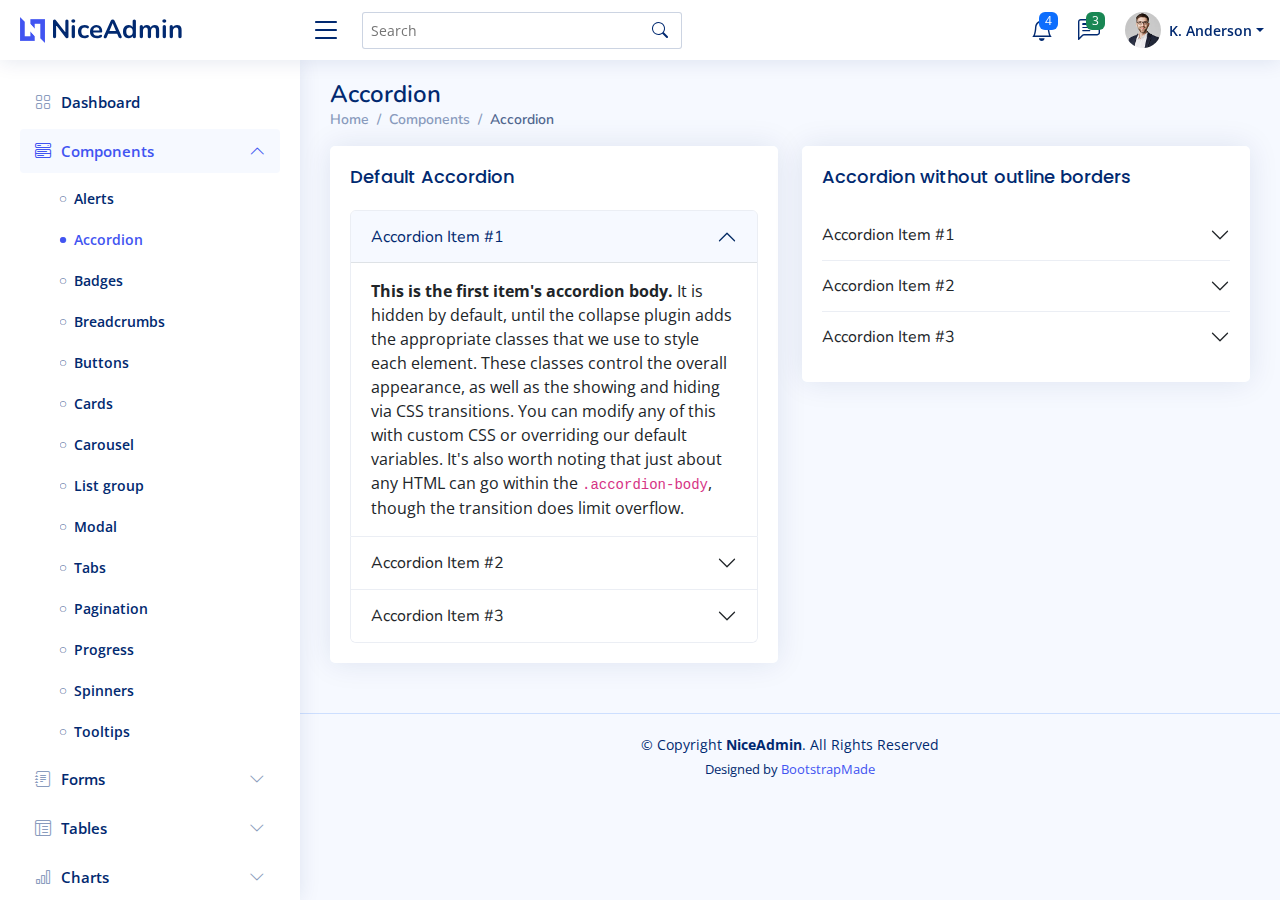
<file: NiceAdmin/components-accordion.html>
<!DOCTYPE html>
<html lang="en">

<head>
  <meta charset="utf-8">
  <meta content="width=device-width, initial-scale=1.0" name="viewport">

  <title>Components / Accordion - NiceAdmin Bootstrap Template</title>
  <meta content="" name="description">
  <meta content="" name="keywords">

  <!-- Favicons -->
  <link href="assets/img/favicon.png" rel="icon">
  <link href="assets/img/apple-touch-icon.png" rel="apple-touch-icon">

  <!-- Google Fonts -->
  <link href="https://fonts.gstatic.com" rel="preconnect">
  <link href="https://fonts.googleapis.com/css?family=Open+Sans:300,300i,400,400i,600,600i,700,700i|Nunito:300,300i,400,400i,600,600i,700,700i|Poppins:300,300i,400,400i,500,500i,600,600i,700,700i" rel="stylesheet">

  <!-- Vendor CSS Files -->
  <link href="assets/vendor/bootstrap/css/bootstrap.min.css" rel="stylesheet">
  <link href="assets/vendor/bootstrap-icons/bootstrap-icons.css" rel="stylesheet">
  <link href="assets/vendor/boxicons/css/boxicons.min.css" rel="stylesheet">
  <link href="assets/vendor/quill/quill.snow.css" rel="stylesheet">
  <link href="assets/vendor/quill/quill.bubble.css" rel="stylesheet">
  <link href="assets/vendor/remixicon/remixicon.css" rel="stylesheet">
  <link href="assets/vendor/simple-datatables/style.css" rel="stylesheet">

  <!-- Template Main CSS File -->
  <link href="assets/css/style.css" rel="stylesheet">

  <!-- =======================================================
  * Template Name: NiceAdmin
  * Updated: Nov 17 2023 with Bootstrap v5.3.2
  * Template URL: https://bootstrapmade.com/nice-admin-bootstrap-admin-html-template/
  * Author: BootstrapMade.com
  * License: https://bootstrapmade.com/license/
  ======================================================== -->
</head>

<body>

  <!-- ======= Header ======= -->
  <header id="header" class="header fixed-top d-flex align-items-center">

    <div class="d-flex align-items-center justify-content-between">
      <a href="index.html" class="logo d-flex align-items-center">
        <img src="assets/img/logo.png" alt="">
        <span class="d-none d-lg-block">NiceAdmin</span>
      </a>
      <i class="bi bi-list toggle-sidebar-btn"></i>
    </div><!-- End Logo -->

    <div class="search-bar">
      <form class="search-form d-flex align-items-center" method="POST" action="#">
        <input type="text" name="query" placeholder="Search" title="Enter search keyword">
        <button type="submit" title="Search"><i class="bi bi-search"></i></button>
      </form>
    </div><!-- End Search Bar -->

    <nav class="header-nav ms-auto">
      <ul class="d-flex align-items-center">

        <li class="nav-item d-block d-lg-none">
          <a class="nav-link nav-icon search-bar-toggle " href="#">
            <i class="bi bi-search"></i>
          </a>
        </li><!-- End Search Icon-->

        <li class="nav-item dropdown">

          <a class="nav-link nav-icon" href="#" data-bs-toggle="dropdown">
            <i class="bi bi-bell"></i>
            <span class="badge bg-primary badge-number">4</span>
          </a><!-- End Notification Icon -->

          <ul class="dropdown-menu dropdown-menu-end dropdown-menu-arrow notifications">
            <li class="dropdown-header">
              You have 4 new notifications
              <a href="#"><span class="badge rounded-pill bg-primary p-2 ms-2">View all</span></a>
            </li>
            <li>
              <hr class="dropdown-divider">
            </li>

            <li class="notification-item">
              <i class="bi bi-exclamation-circle text-warning"></i>
              <div>
                <h4>Lorem Ipsum</h4>
                <p>Quae dolorem earum veritatis oditseno</p>
                <p>30 min. ago</p>
              </div>
            </li>

            <li>
              <hr class="dropdown-divider">
            </li>

            <li class="notification-item">
              <i class="bi bi-x-circle text-danger"></i>
              <div>
                <h4>Atque rerum nesciunt</h4>
                <p>Quae dolorem earum veritatis oditseno</p>
                <p>1 hr. ago</p>
              </div>
            </li>

            <li>
              <hr class="dropdown-divider">
            </li>

            <li class="notification-item">
              <i class="bi bi-check-circle text-success"></i>
              <div>
                <h4>Sit rerum fuga</h4>
                <p>Quae dolorem earum veritatis oditseno</p>
                <p>2 hrs. ago</p>
              </div>
            </li>

            <li>
              <hr class="dropdown-divider">
            </li>

            <li class="notification-item">
              <i class="bi bi-info-circle text-primary"></i>
              <div>
                <h4>Dicta reprehenderit</h4>
                <p>Quae dolorem earum veritatis oditseno</p>
                <p>4 hrs. ago</p>
              </div>
            </li>

            <li>
              <hr class="dropdown-divider">
            </li>
            <li class="dropdown-footer">
              <a href="#">Show all notifications</a>
            </li>

          </ul><!-- End Notification Dropdown Items -->

        </li><!-- End Notification Nav -->

        <li class="nav-item dropdown">

          <a class="nav-link nav-icon" href="#" data-bs-toggle="dropdown">
            <i class="bi bi-chat-left-text"></i>
            <span class="badge bg-success badge-number">3</span>
          </a><!-- End Messages Icon -->

          <ul class="dropdown-menu dropdown-menu-end dropdown-menu-arrow messages">
            <li class="dropdown-header">
              You have 3 new messages
              <a href="#"><span class="badge rounded-pill bg-primary p-2 ms-2">View all</span></a>
            </li>
            <li>
              <hr class="dropdown-divider">
            </li>

            <li class="message-item">
              <a href="#">
                <img src="assets/img/messages-1.jpg" alt="" class="rounded-circle">
                <div>
                  <h4>Maria Hudson</h4>
                  <p>Velit asperiores et ducimus soluta repudiandae labore officia est ut...</p>
                  <p>4 hrs. ago</p>
                </div>
              </a>
            </li>
            <li>
              <hr class="dropdown-divider">
            </li>

            <li class="message-item">
              <a href="#">
                <img src="assets/img/messages-2.jpg" alt="" class="rounded-circle">
                <div>
                  <h4>Anna Nelson</h4>
                  <p>Velit asperiores et ducimus soluta repudiandae labore officia est ut...</p>
                  <p>6 hrs. ago</p>
                </div>
              </a>
            </li>
            <li>
              <hr class="dropdown-divider">
            </li>

            <li class="message-item">
              <a href="#">
                <img src="assets/img/messages-3.jpg" alt="" class="rounded-circle">
                <div>
                  <h4>David Muldon</h4>
                  <p>Velit asperiores et ducimus soluta repudiandae labore officia est ut...</p>
                  <p>8 hrs. ago</p>
                </div>
              </a>
            </li>
            <li>
              <hr class="dropdown-divider">
            </li>

            <li class="dropdown-footer">
              <a href="#">Show all messages</a>
            </li>

          </ul><!-- End Messages Dropdown Items -->

        </li><!-- End Messages Nav -->

        <li class="nav-item dropdown pe-3">

          <a class="nav-link nav-profile d-flex align-items-center pe-0" href="#" data-bs-toggle="dropdown">
            <img src="assets/img/profile-img.jpg" alt="Profile" class="rounded-circle">
            <span class="d-none d-md-block dropdown-toggle ps-2">K. Anderson</span>
          </a><!-- End Profile Iamge Icon -->

          <ul class="dropdown-menu dropdown-menu-end dropdown-menu-arrow profile">
            <li class="dropdown-header">
              <h6>Kevin Anderson</h6>
              <span>Web Designer</span>
            </li>
            <li>
              <hr class="dropdown-divider">
            </li>

            <li>
              <a class="dropdown-item d-flex align-items-center" href="users-profile.html">
                <i class="bi bi-person"></i>
                <span>My Profile</span>
              </a>
            </li>
            <li>
              <hr class="dropdown-divider">
            </li>

            <li>
              <a class="dropdown-item d-flex align-items-center" href="users-profile.html">
                <i class="bi bi-gear"></i>
                <span>Account Settings</span>
              </a>
            </li>
            <li>
              <hr class="dropdown-divider">
            </li>

            <li>
              <a class="dropdown-item d-flex align-items-center" href="pages-faq.html">
                <i class="bi bi-question-circle"></i>
                <span>Need Help?</span>
              </a>
            </li>
            <li>
              <hr class="dropdown-divider">
            </li>

            <li>
              <a class="dropdown-item d-flex align-items-center" href="#">
                <i class="bi bi-box-arrow-right"></i>
                <span>Sign Out</span>
              </a>
            </li>

          </ul><!-- End Profile Dropdown Items -->
        </li><!-- End Profile Nav -->

      </ul>
    </nav><!-- End Icons Navigation -->

  </header><!-- End Header -->

  <!-- ======= Sidebar ======= -->
  <aside id="sidebar" class="sidebar">

    <ul class="sidebar-nav" id="sidebar-nav">

      <li class="nav-item">
        <a class="nav-link collapsed" href="index.html">
          <i class="bi bi-grid"></i>
          <span>Dashboard</span>
        </a>
      </li><!-- End Dashboard Nav -->

      <li class="nav-item">
        <a class="nav-link " data-bs-target="#components-nav" data-bs-toggle="collapse" href="#">
          <i class="bi bi-menu-button-wide"></i><span>Components</span><i class="bi bi-chevron-down ms-auto"></i>
        </a>
        <ul id="components-nav" class="nav-content collapse show" data-bs-parent="#sidebar-nav">
          <li>
            <a href="components-alerts.html">
              <i class="bi bi-circle"></i><span>Alerts</span>
            </a>
          </li>
          <li>
            <a href="components-accordion.html" class="active">
              <i class="bi bi-circle"></i><span>Accordion</span>
            </a>
          </li>
          <li>
            <a href="components-badges.html">
              <i class="bi bi-circle"></i><span>Badges</span>
            </a>
          </li>
          <li>
            <a href="components-breadcrumbs.html">
              <i class="bi bi-circle"></i><span>Breadcrumbs</span>
            </a>
          </li>
          <li>
            <a href="components-buttons.html">
              <i class="bi bi-circle"></i><span>Buttons</span>
            </a>
          </li>
          <li>
            <a href="components-cards.html">
              <i class="bi bi-circle"></i><span>Cards</span>
            </a>
          </li>
          <li>
            <a href="components-carousel.html">
              <i class="bi bi-circle"></i><span>Carousel</span>
            </a>
          </li>
          <li>
            <a href="components-list-group.html">
              <i class="bi bi-circle"></i><span>List group</span>
            </a>
          </li>
          <li>
            <a href="components-modal.html">
              <i class="bi bi-circle"></i><span>Modal</span>
            </a>
          </li>
          <li>
            <a href="components-tabs.html">
              <i class="bi bi-circle"></i><span>Tabs</span>
            </a>
          </li>
          <li>
            <a href="components-pagination.html">
              <i class="bi bi-circle"></i><span>Pagination</span>
            </a>
          </li>
          <li>
            <a href="components-progress.html">
              <i class="bi bi-circle"></i><span>Progress</span>
            </a>
          </li>
          <li>
            <a href="components-spinners.html">
              <i class="bi bi-circle"></i><span>Spinners</span>
            </a>
          </li>
          <li>
            <a href="components-tooltips.html">
              <i class="bi bi-circle"></i><span>Tooltips</span>
            </a>
          </li>
        </ul>
      </li><!-- End Components Nav -->

      <li class="nav-item">
        <a class="nav-link collapsed" data-bs-target="#forms-nav" data-bs-toggle="collapse" href="#">
          <i class="bi bi-journal-text"></i><span>Forms</span><i class="bi bi-chevron-down ms-auto"></i>
        </a>
        <ul id="forms-nav" class="nav-content collapse " data-bs-parent="#sidebar-nav">
          <li>
            <a href="forms-elements.html">
              <i class="bi bi-circle"></i><span>Form Elements</span>
            </a>
          </li>
          <li>
            <a href="forms-layouts.html">
              <i class="bi bi-circle"></i><span>Form Layouts</span>
            </a>
          </li>
          <li>
            <a href="forms-editors.html">
              <i class="bi bi-circle"></i><span>Form Editors</span>
            </a>
          </li>
          <li>
            <a href="forms-validation.html">
              <i class="bi bi-circle"></i><span>Form Validation</span>
            </a>
          </li>
        </ul>
      </li><!-- End Forms Nav -->

      <li class="nav-item">
        <a class="nav-link collapsed" data-bs-target="#tables-nav" data-bs-toggle="collapse" href="#">
          <i class="bi bi-layout-text-window-reverse"></i><span>Tables</span><i class="bi bi-chevron-down ms-auto"></i>
        </a>
        <ul id="tables-nav" class="nav-content collapse " data-bs-parent="#sidebar-nav">
          <li>
            <a href="tables-general.html">
              <i class="bi bi-circle"></i><span>General Tables</span>
            </a>
          </li>
          <li>
            <a href="tables-data.html">
              <i class="bi bi-circle"></i><span>Data Tables</span>
            </a>
          </li>
        </ul>
      </li><!-- End Tables Nav -->

      <li class="nav-item">
        <a class="nav-link collapsed" data-bs-target="#charts-nav" data-bs-toggle="collapse" href="#">
          <i class="bi bi-bar-chart"></i><span>Charts</span><i class="bi bi-chevron-down ms-auto"></i>
        </a>
        <ul id="charts-nav" class="nav-content collapse " data-bs-parent="#sidebar-nav">
          <li>
            <a href="charts-chartjs.html">
              <i class="bi bi-circle"></i><span>Chart.js</span>
            </a>
          </li>
          <li>
            <a href="charts-apexcharts.html">
              <i class="bi bi-circle"></i><span>ApexCharts</span>
            </a>
          </li>
          <li>
            <a href="charts-echarts.html">
              <i class="bi bi-circle"></i><span>ECharts</span>
            </a>
          </li>
        </ul>
      </li><!-- End Charts Nav -->

      <li class="nav-item">
        <a class="nav-link collapsed" data-bs-target="#icons-nav" data-bs-toggle="collapse" href="#">
          <i class="bi bi-gem"></i><span>Icons</span><i class="bi bi-chevron-down ms-auto"></i>
        </a>
        <ul id="icons-nav" class="nav-content collapse " data-bs-parent="#sidebar-nav">
          <li>
            <a href="icons-bootstrap.html">
              <i class="bi bi-circle"></i><span>Bootstrap Icons</span>
            </a>
          </li>
          <li>
            <a href="icons-remix.html">
              <i class="bi bi-circle"></i><span>Remix Icons</span>
            </a>
          </li>
          <li>
            <a href="icons-boxicons.html">
              <i class="bi bi-circle"></i><span>Boxicons</span>
            </a>
          </li>
        </ul>
      </li><!-- End Icons Nav -->

      <li class="nav-heading">Pages</li>

      <li class="nav-item">
        <a class="nav-link collapsed" href="users-profile.html">
          <i class="bi bi-person"></i>
          <span>Profile</span>
        </a>
      </li><!-- End Profile Page Nav -->

      <li class="nav-item">
        <a class="nav-link collapsed" href="pages-faq.html">
          <i class="bi bi-question-circle"></i>
          <span>F.A.Q</span>
        </a>
      </li><!-- End F.A.Q Page Nav -->

      <li class="nav-item">
        <a class="nav-link collapsed" href="pages-contact.html">
          <i class="bi bi-envelope"></i>
          <span>Contact</span>
        </a>
      </li><!-- End Contact Page Nav -->

      <li class="nav-item">
        <a class="nav-link collapsed" href="pages-register.html">
          <i class="bi bi-card-list"></i>
          <span>Register</span>
        </a>
      </li><!-- End Register Page Nav -->

      <li class="nav-item">
        <a class="nav-link collapsed" href="pages-login.html">
          <i class="bi bi-box-arrow-in-right"></i>
          <span>Login</span>
        </a>
      </li><!-- End Login Page Nav -->

      <li class="nav-item">
        <a class="nav-link collapsed" href="pages-error-404.html">
          <i class="bi bi-dash-circle"></i>
          <span>Error 404</span>
        </a>
      </li><!-- End Error 404 Page Nav -->

      <li class="nav-item">
        <a class="nav-link collapsed" href="pages-blank.html">
          <i class="bi bi-file-earmark"></i>
          <span>Blank</span>
        </a>
      </li><!-- End Blank Page Nav -->

    </ul>

  </aside><!-- End Sidebar-->

  <main id="main" class="main">

    <div class="pagetitle">
      <h1>Accordion</h1>
      <nav>
        <ol class="breadcrumb">
          <li class="breadcrumb-item"><a href="index.html">Home</a></li>
          <li class="breadcrumb-item">Components</li>
          <li class="breadcrumb-item active">Accordion</li>
        </ol>
      </nav>
    </div><!-- End Page Title -->

    <section class="section">
      <div class="row">
        <div class="col-lg-6">

          <div class="card">
            <div class="card-body">
              <h5 class="card-title">Default Accordion</h5>

              <!-- Default Accordion -->
              <div class="accordion" id="accordionExample">
                <div class="accordion-item">
                  <h2 class="accordion-header" id="headingOne">
                    <button class="accordion-button" type="button" data-bs-toggle="collapse" data-bs-target="#collapseOne" aria-expanded="true" aria-controls="collapseOne">
                      Accordion Item #1
                    </button>
                  </h2>
                  <div id="collapseOne" class="accordion-collapse collapse show" aria-labelledby="headingOne" data-bs-parent="#accordionExample">
                    <div class="accordion-body">
                      <strong>This is the first item's accordion body.</strong> It is hidden by default, until the collapse plugin adds the appropriate classes that we use to style each element. These classes control the overall appearance, as well as the showing and hiding via CSS transitions. You can modify any of this with custom CSS or overriding our default variables. It's also worth noting that just about any HTML can go within the <code>.accordion-body</code>, though the transition does limit overflow.
                    </div>
                  </div>
                </div>
                <div class="accordion-item">
                  <h2 class="accordion-header" id="headingTwo">
                    <button class="accordion-button collapsed" type="button" data-bs-toggle="collapse" data-bs-target="#collapseTwo" aria-expanded="false" aria-controls="collapseTwo">
                      Accordion Item #2
                    </button>
                  </h2>
                  <div id="collapseTwo" class="accordion-collapse collapse" aria-labelledby="headingTwo" data-bs-parent="#accordionExample">
                    <div class="accordion-body">
                      <strong>This is the second item's accordion body.</strong> It is hidden by default, until the collapse plugin adds the appropriate classes that we use to style each element. These classes control the overall appearance, as well as the showing and hiding via CSS transitions. You can modify any of this with custom CSS or overriding our default variables. It's also worth noting that just about any HTML can go within the <code>.accordion-body</code>, though the transition does limit overflow.
                    </div>
                  </div>
                </div>
                <div class="accordion-item">
                  <h2 class="accordion-header" id="headingThree">
                    <button class="accordion-button collapsed" type="button" data-bs-toggle="collapse" data-bs-target="#collapseThree" aria-expanded="false" aria-controls="collapseThree">
                      Accordion Item #3
                    </button>
                  </h2>
                  <div id="collapseThree" class="accordion-collapse collapse" aria-labelledby="headingThree" data-bs-parent="#accordionExample">
                    <div class="accordion-body">
                      <strong>This is the third item's accordion body.</strong> It is hidden by default, until the collapse plugin adds the appropriate classes that we use to style each element. These classes control the overall appearance, as well as the showing and hiding via CSS transitions. You can modify any of this with custom CSS or overriding our default variables. It's also worth noting that just about any HTML can go within the <code>.accordion-body</code>, though the transition does limit overflow.
                    </div>
                  </div>
                </div>
              </div><!-- End Default Accordion Example -->

            </div>
          </div>

        </div>

        <div class="col-lg-6">

          <div class="card">
            <div class="card-body">
              <h5 class="card-title">Accordion without outline borders</h5>

              <!-- Accordion without outline borders -->
              <div class="accordion accordion-flush" id="accordionFlushExample">
                <div class="accordion-item">
                  <h2 class="accordion-header" id="flush-headingOne">
                    <button class="accordion-button collapsed" type="button" data-bs-toggle="collapse" data-bs-target="#flush-collapseOne" aria-expanded="false" aria-controls="flush-collapseOne">
                      Accordion Item #1
                    </button>
                  </h2>
                  <div id="flush-collapseOne" class="accordion-collapse collapse" aria-labelledby="flush-headingOne" data-bs-parent="#accordionFlushExample">
                    <div class="accordion-body">Placeholder content for this accordion, which is intended to demonstrate the <code>.accordion-flush</code> class. This is the first item's accordion body.</div>
                  </div>
                </div>
                <div class="accordion-item">
                  <h2 class="accordion-header" id="flush-headingTwo">
                    <button class="accordion-button collapsed" type="button" data-bs-toggle="collapse" data-bs-target="#flush-collapseTwo" aria-expanded="false" aria-controls="flush-collapseTwo">
                      Accordion Item #2
                    </button>
                  </h2>
                  <div id="flush-collapseTwo" class="accordion-collapse collapse" aria-labelledby="flush-headingTwo" data-bs-parent="#accordionFlushExample">
                    <div class="accordion-body">Placeholder content for this accordion, which is intended to demonstrate the <code>.accordion-flush</code> class. This is the second item's accordion body. Let's imagine this being filled with some actual content.</div>
                  </div>
                </div>
                <div class="accordion-item">
                  <h2 class="accordion-header" id="flush-headingThree">
                    <button class="accordion-button collapsed" type="button" data-bs-toggle="collapse" data-bs-target="#flush-collapseThree" aria-expanded="false" aria-controls="flush-collapseThree">
                      Accordion Item #3
                    </button>
                  </h2>
                  <div id="flush-collapseThree" class="accordion-collapse collapse" aria-labelledby="flush-headingThree" data-bs-parent="#accordionFlushExample">
                    <div class="accordion-body">Placeholder content for this accordion, which is intended to demonstrate the <code>.accordion-flush</code> class. This is the third item's accordion body. Nothing more exciting happening here in terms of content, but just filling up the space to make it look, at least at first glance, a bit more representative of how this would look in a real-world application.</div>
                  </div>
                </div>
              </div><!-- End Accordion without outline borders -->

            </div>
          </div>

        </div>
      </div>
    </section>

  </main><!-- End #main -->

  <!-- ======= Footer ======= -->
  <footer id="footer" class="footer">
    <div class="copyright">
      &copy; Copyright <strong><span>NiceAdmin</span></strong>. All Rights Reserved
    </div>
    <div class="credits">
      <!-- All the links in the footer should remain intact. -->
      <!-- You can delete the links only if you purchased the pro version. -->
      <!-- Licensing information: https://bootstrapmade.com/license/ -->
      <!-- Purchase the pro version with working PHP/AJAX contact form: https://bootstrapmade.com/nice-admin-bootstrap-admin-html-template/ -->
      Designed by <a href="https://bootstrapmade.com/">BootstrapMade</a>
    </div>
  </footer><!-- End Footer -->

  <a href="#" class="back-to-top d-flex align-items-center justify-content-center"><i class="bi bi-arrow-up-short"></i></a>

  <!-- Vendor JS Files -->
  <script src="assets/vendor/apexcharts/apexcharts.min.js"></script>
  <script src="assets/vendor/bootstrap/js/bootstrap.bundle.min.js"></script>
  <script src="assets/vendor/chart.js/chart.umd.js"></script>
  <script src="assets/vendor/echarts/echarts.min.js"></script>
  <script src="assets/vendor/quill/quill.min.js"></script>
  <script src="assets/vendor/simple-datatables/simple-datatables.js"></script>
  <script src="assets/vendor/tinymce/tinymce.min.js"></script>
  <script src="assets/vendor/php-email-form/validate.js"></script>

  <!-- Template Main JS File -->
  <script src="assets/js/main.js"></script>

</body>

</html>
</file>
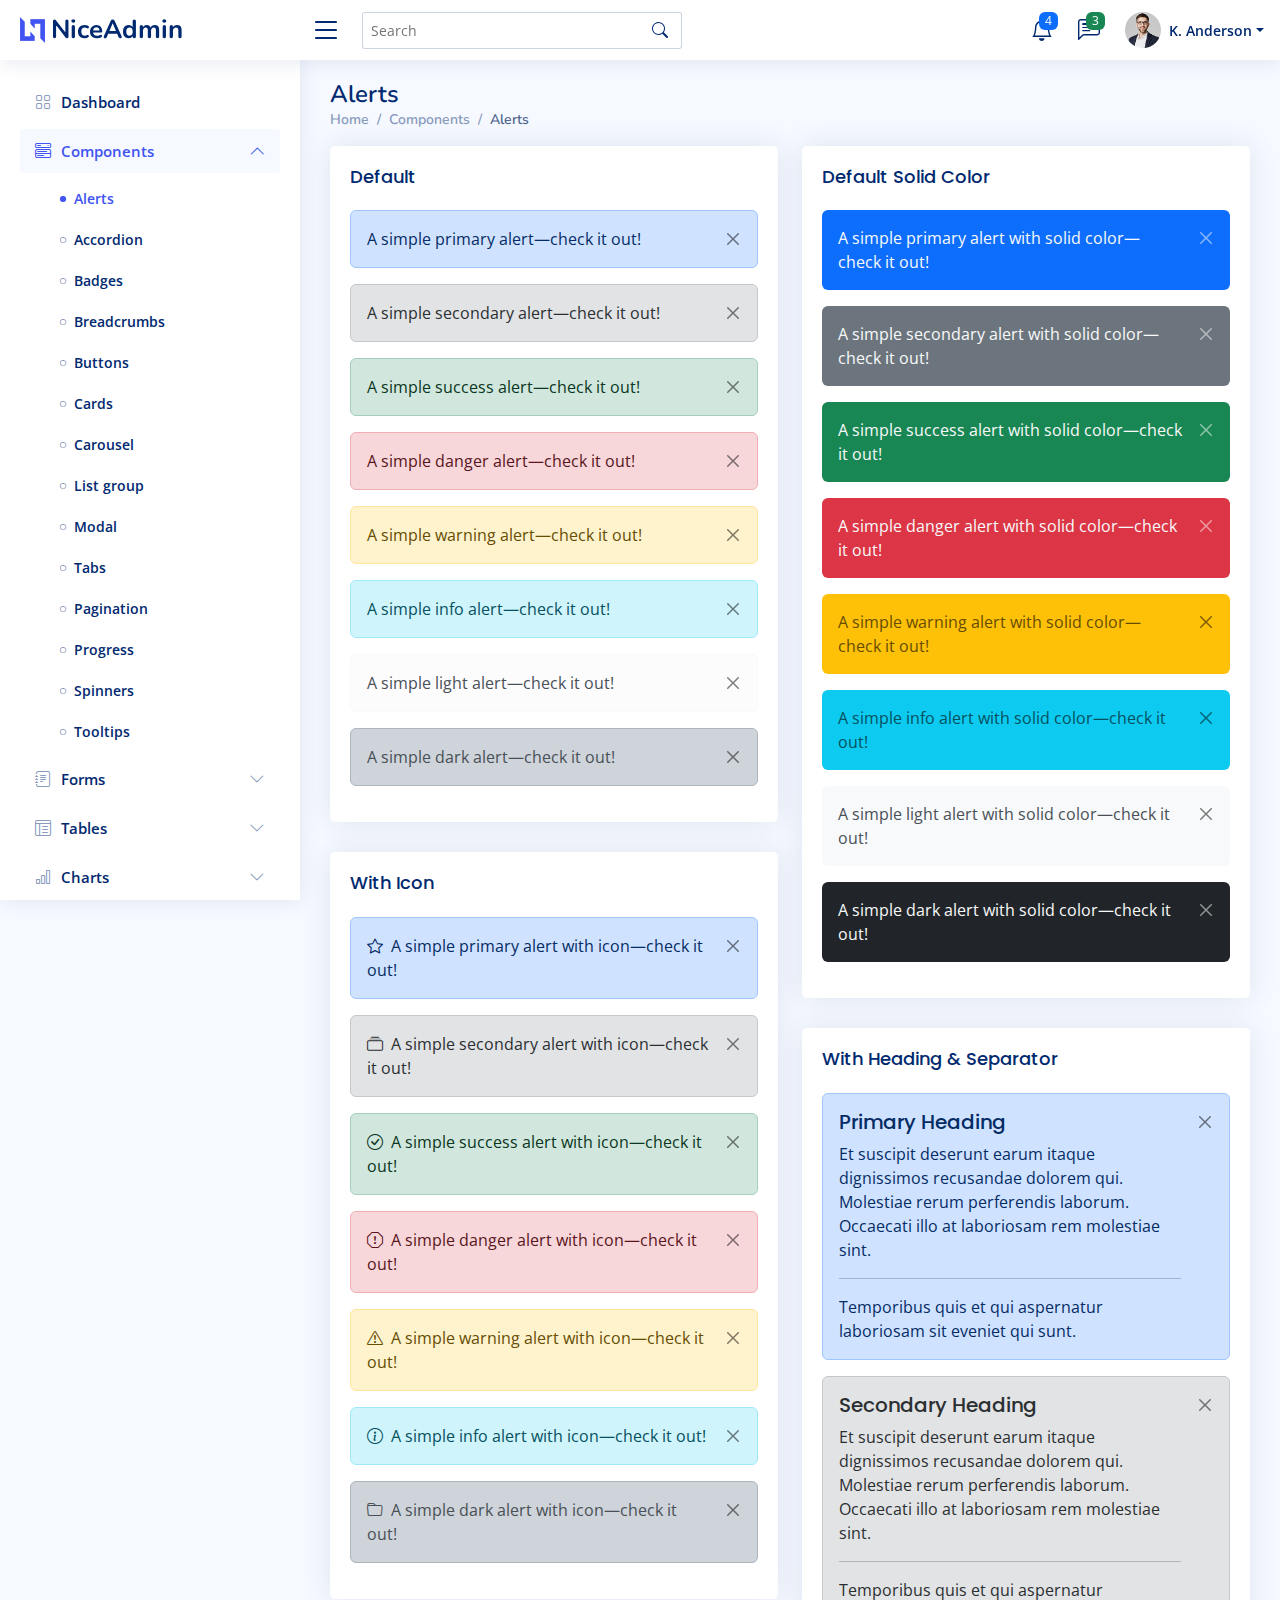
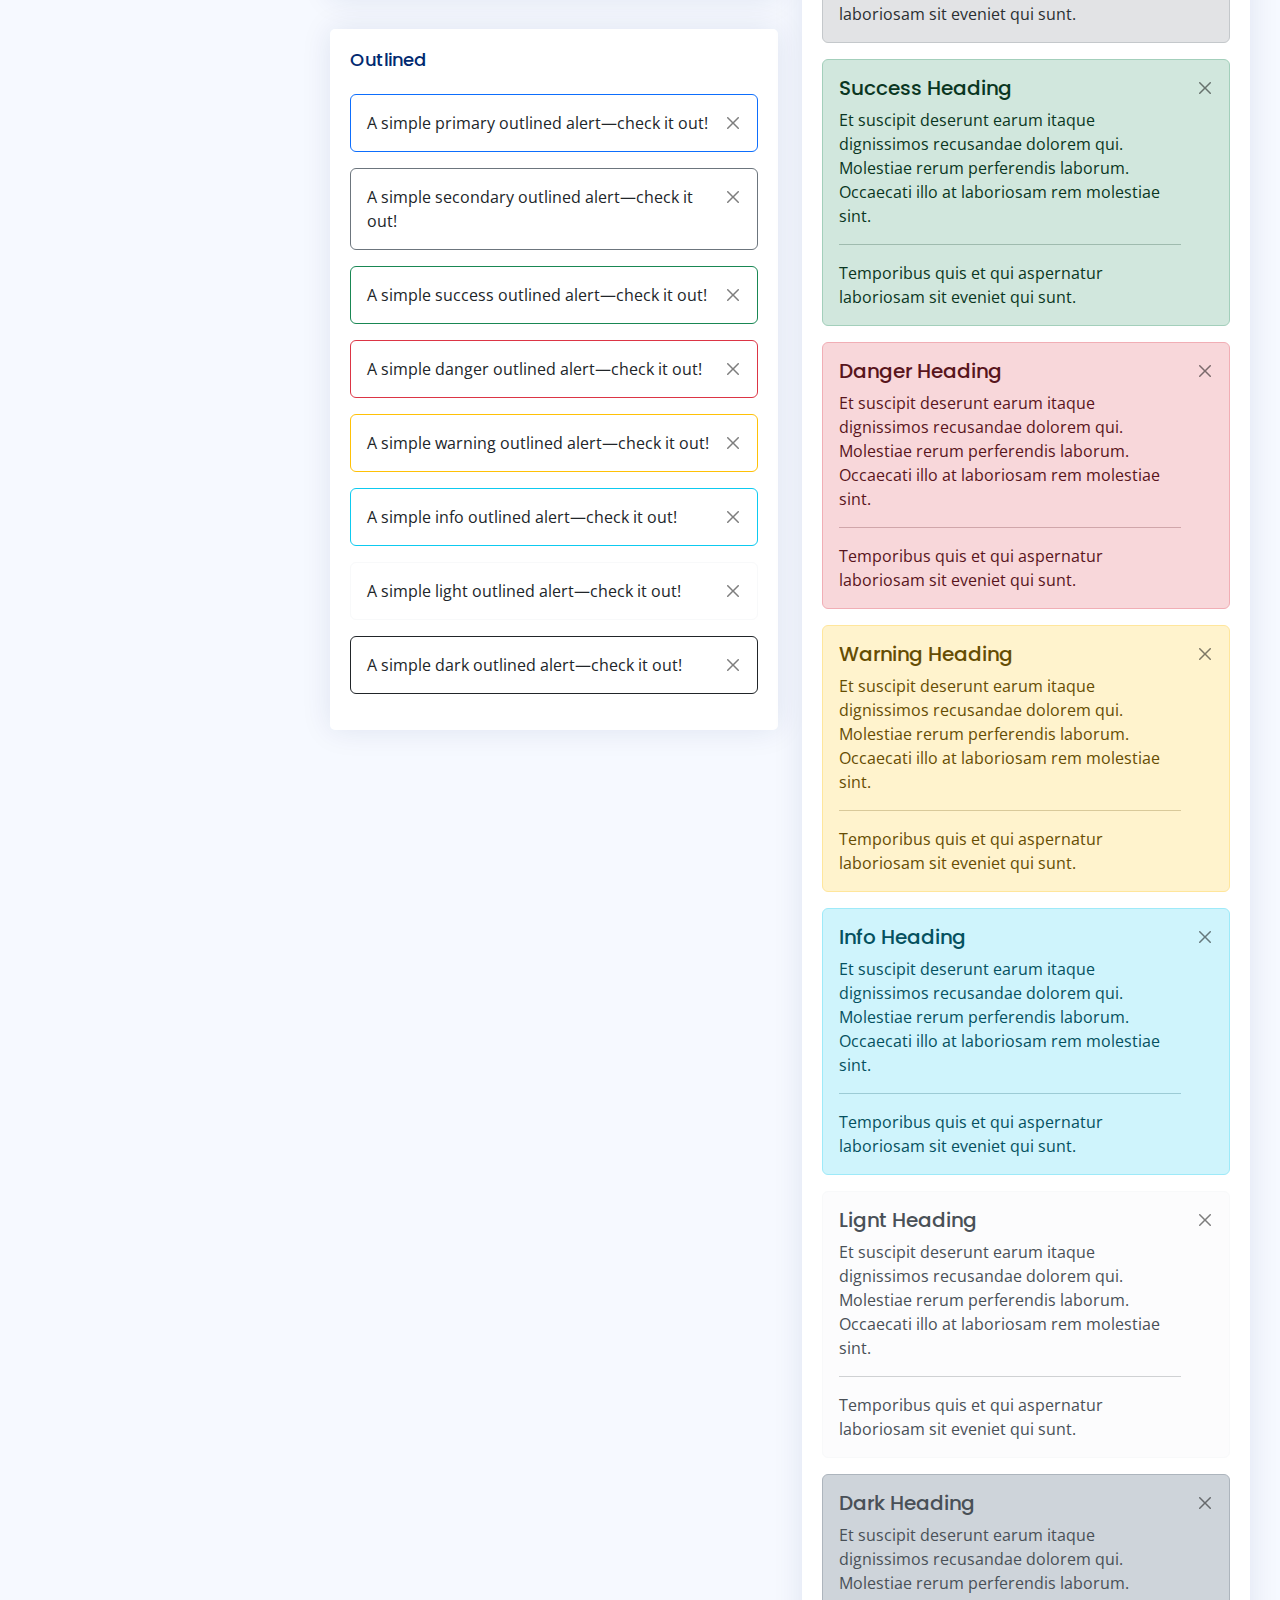
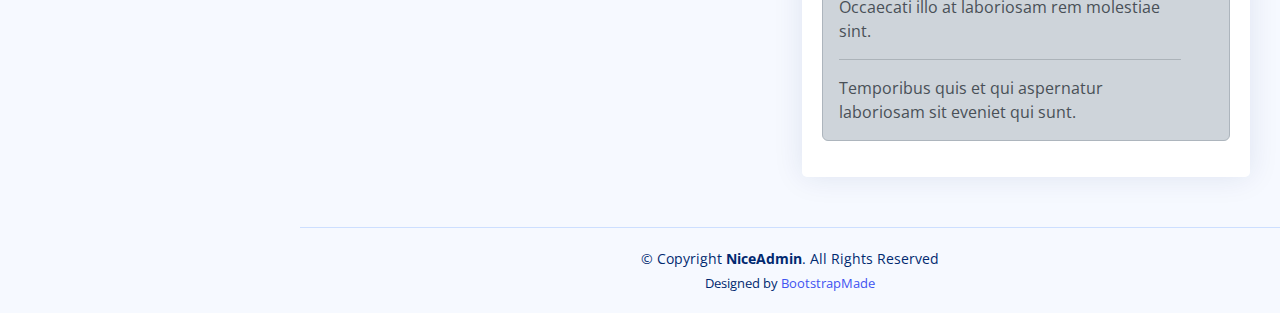
<file: NiceAdmin/components-alerts.html>
<!DOCTYPE html>
<html lang="en">

<head>
  <meta charset="utf-8">
  <meta content="width=device-width, initial-scale=1.0" name="viewport">

  <title>Components / Alerts - NiceAdmin Bootstrap Template</title>
  <meta content="" name="description">
  <meta content="" name="keywords">

  <!-- Favicons -->
  <link href="assets/img/favicon.png" rel="icon">
  <link href="assets/img/apple-touch-icon.png" rel="apple-touch-icon">

  <!-- Google Fonts -->
  <link href="https://fonts.gstatic.com" rel="preconnect">
  <link href="https://fonts.googleapis.com/css?family=Open+Sans:300,300i,400,400i,600,600i,700,700i|Nunito:300,300i,400,400i,600,600i,700,700i|Poppins:300,300i,400,400i,500,500i,600,600i,700,700i" rel="stylesheet">

  <!-- Vendor CSS Files -->
  <link href="assets/vendor/bootstrap/css/bootstrap.min.css" rel="stylesheet">
  <link href="assets/vendor/bootstrap-icons/bootstrap-icons.css" rel="stylesheet">
  <link href="assets/vendor/boxicons/css/boxicons.min.css" rel="stylesheet">
  <link href="assets/vendor/quill/quill.snow.css" rel="stylesheet">
  <link href="assets/vendor/quill/quill.bubble.css" rel="stylesheet">
  <link href="assets/vendor/remixicon/remixicon.css" rel="stylesheet">
  <link href="assets/vendor/simple-datatables/style.css" rel="stylesheet">

  <!-- Template Main CSS File -->
  <link href="assets/css/style.css" rel="stylesheet">

  <!-- =======================================================
  * Template Name: NiceAdmin
  * Updated: Nov 17 2023 with Bootstrap v5.3.2
  * Template URL: https://bootstrapmade.com/nice-admin-bootstrap-admin-html-template/
  * Author: BootstrapMade.com
  * License: https://bootstrapmade.com/license/
  ======================================================== -->
</head>

<body>

  <!-- ======= Header ======= -->
  <header id="header" class="header fixed-top d-flex align-items-center">

    <div class="d-flex align-items-center justify-content-between">
      <a href="index.html" class="logo d-flex align-items-center">
        <img src="assets/img/logo.png" alt="">
        <span class="d-none d-lg-block">NiceAdmin</span>
      </a>
      <i class="bi bi-list toggle-sidebar-btn"></i>
    </div><!-- End Logo -->

    <div class="search-bar">
      <form class="search-form d-flex align-items-center" method="POST" action="#">
        <input type="text" name="query" placeholder="Search" title="Enter search keyword">
        <button type="submit" title="Search"><i class="bi bi-search"></i></button>
      </form>
    </div><!-- End Search Bar -->

    <nav class="header-nav ms-auto">
      <ul class="d-flex align-items-center">

        <li class="nav-item d-block d-lg-none">
          <a class="nav-link nav-icon search-bar-toggle " href="#">
            <i class="bi bi-search"></i>
          </a>
        </li><!-- End Search Icon-->

        <li class="nav-item dropdown">

          <a class="nav-link nav-icon" href="#" data-bs-toggle="dropdown">
            <i class="bi bi-bell"></i>
            <span class="badge bg-primary badge-number">4</span>
          </a><!-- End Notification Icon -->

          <ul class="dropdown-menu dropdown-menu-end dropdown-menu-arrow notifications">
            <li class="dropdown-header">
              You have 4 new notifications
              <a href="#"><span class="badge rounded-pill bg-primary p-2 ms-2">View all</span></a>
            </li>
            <li>
              <hr class="dropdown-divider">
            </li>

            <li class="notification-item">
              <i class="bi bi-exclamation-circle text-warning"></i>
              <div>
                <h4>Lorem Ipsum</h4>
                <p>Quae dolorem earum veritatis oditseno</p>
                <p>30 min. ago</p>
              </div>
            </li>

            <li>
              <hr class="dropdown-divider">
            </li>

            <li class="notification-item">
              <i class="bi bi-x-circle text-danger"></i>
              <div>
                <h4>Atque rerum nesciunt</h4>
                <p>Quae dolorem earum veritatis oditseno</p>
                <p>1 hr. ago</p>
              </div>
            </li>

            <li>
              <hr class="dropdown-divider">
            </li>

            <li class="notification-item">
              <i class="bi bi-check-circle text-success"></i>
              <div>
                <h4>Sit rerum fuga</h4>
                <p>Quae dolorem earum veritatis oditseno</p>
                <p>2 hrs. ago</p>
              </div>
            </li>

            <li>
              <hr class="dropdown-divider">
            </li>

            <li class="notification-item">
              <i class="bi bi-info-circle text-primary"></i>
              <div>
                <h4>Dicta reprehenderit</h4>
                <p>Quae dolorem earum veritatis oditseno</p>
                <p>4 hrs. ago</p>
              </div>
            </li>

            <li>
              <hr class="dropdown-divider">
            </li>
            <li class="dropdown-footer">
              <a href="#">Show all notifications</a>
            </li>

          </ul><!-- End Notification Dropdown Items -->

        </li><!-- End Notification Nav -->

        <li class="nav-item dropdown">

          <a class="nav-link nav-icon" href="#" data-bs-toggle="dropdown">
            <i class="bi bi-chat-left-text"></i>
            <span class="badge bg-success badge-number">3</span>
          </a><!-- End Messages Icon -->

          <ul class="dropdown-menu dropdown-menu-end dropdown-menu-arrow messages">
            <li class="dropdown-header">
              You have 3 new messages
              <a href="#"><span class="badge rounded-pill bg-primary p-2 ms-2">View all</span></a>
            </li>
            <li>
              <hr class="dropdown-divider">
            </li>

            <li class="message-item">
              <a href="#">
                <img src="assets/img/messages-1.jpg" alt="" class="rounded-circle">
                <div>
                  <h4>Maria Hudson</h4>
                  <p>Velit asperiores et ducimus soluta repudiandae labore officia est ut...</p>
                  <p>4 hrs. ago</p>
                </div>
              </a>
            </li>
            <li>
              <hr class="dropdown-divider">
            </li>

            <li class="message-item">
              <a href="#">
                <img src="assets/img/messages-2.jpg" alt="" class="rounded-circle">
                <div>
                  <h4>Anna Nelson</h4>
                  <p>Velit asperiores et ducimus soluta repudiandae labore officia est ut...</p>
                  <p>6 hrs. ago</p>
                </div>
              </a>
            </li>
            <li>
              <hr class="dropdown-divider">
            </li>

            <li class="message-item">
              <a href="#">
                <img src="assets/img/messages-3.jpg" alt="" class="rounded-circle">
                <div>
                  <h4>David Muldon</h4>
                  <p>Velit asperiores et ducimus soluta repudiandae labore officia est ut...</p>
                  <p>8 hrs. ago</p>
                </div>
              </a>
            </li>
            <li>
              <hr class="dropdown-divider">
            </li>

            <li class="dropdown-footer">
              <a href="#">Show all messages</a>
            </li>

          </ul><!-- End Messages Dropdown Items -->

        </li><!-- End Messages Nav -->

        <li class="nav-item dropdown pe-3">

          <a class="nav-link nav-profile d-flex align-items-center pe-0" href="#" data-bs-toggle="dropdown">
            <img src="assets/img/profile-img.jpg" alt="Profile" class="rounded-circle">
            <span class="d-none d-md-block dropdown-toggle ps-2">K. Anderson</span>
          </a><!-- End Profile Iamge Icon -->

          <ul class="dropdown-menu dropdown-menu-end dropdown-menu-arrow profile">
            <li class="dropdown-header">
              <h6>Kevin Anderson</h6>
              <span>Web Designer</span>
            </li>
            <li>
              <hr class="dropdown-divider">
            </li>

            <li>
              <a class="dropdown-item d-flex align-items-center" href="users-profile.html">
                <i class="bi bi-person"></i>
                <span>My Profile</span>
              </a>
            </li>
            <li>
              <hr class="dropdown-divider">
            </li>

            <li>
              <a class="dropdown-item d-flex align-items-center" href="users-profile.html">
                <i class="bi bi-gear"></i>
                <span>Account Settings</span>
              </a>
            </li>
            <li>
              <hr class="dropdown-divider">
            </li>

            <li>
              <a class="dropdown-item d-flex align-items-center" href="pages-faq.html">
                <i class="bi bi-question-circle"></i>
                <span>Need Help?</span>
              </a>
            </li>
            <li>
              <hr class="dropdown-divider">
            </li>

            <li>
              <a class="dropdown-item d-flex align-items-center" href="#">
                <i class="bi bi-box-arrow-right"></i>
                <span>Sign Out</span>
              </a>
            </li>

          </ul><!-- End Profile Dropdown Items -->
        </li><!-- End Profile Nav -->

      </ul>
    </nav><!-- End Icons Navigation -->

  </header><!-- End Header -->

  <!-- ======= Sidebar ======= -->
  <aside id="sidebar" class="sidebar">

    <ul class="sidebar-nav" id="sidebar-nav">

      <li class="nav-item">
        <a class="nav-link collapsed" href="index.html">
          <i class="bi bi-grid"></i>
          <span>Dashboard</span>
        </a>
      </li><!-- End Dashboard Nav -->

      <li class="nav-item">
        <a class="nav-link " data-bs-target="#components-nav" data-bs-toggle="collapse" href="#">
          <i class="bi bi-menu-button-wide"></i><span>Components</span><i class="bi bi-chevron-down ms-auto"></i>
        </a>
        <ul id="components-nav" class="nav-content collapse show" data-bs-parent="#sidebar-nav">
          <li>
            <a href="components-alerts.html" class="active">
              <i class="bi bi-circle"></i><span>Alerts</span>
            </a>
          </li>
          <li>
            <a href="components-accordion.html">
              <i class="bi bi-circle"></i><span>Accordion</span>
            </a>
          </li>
          <li>
            <a href="components-badges.html">
              <i class="bi bi-circle"></i><span>Badges</span>
            </a>
          </li>
          <li>
            <a href="components-breadcrumbs.html">
              <i class="bi bi-circle"></i><span>Breadcrumbs</span>
            </a>
          </li>
          <li>
            <a href="components-buttons.html">
              <i class="bi bi-circle"></i><span>Buttons</span>
            </a>
          </li>
          <li>
            <a href="components-cards.html">
              <i class="bi bi-circle"></i><span>Cards</span>
            </a>
          </li>
          <li>
            <a href="components-carousel.html">
              <i class="bi bi-circle"></i><span>Carousel</span>
            </a>
          </li>
          <li>
            <a href="components-list-group.html">
              <i class="bi bi-circle"></i><span>List group</span>
            </a>
          </li>
          <li>
            <a href="components-modal.html">
              <i class="bi bi-circle"></i><span>Modal</span>
            </a>
          </li>
          <li>
            <a href="components-tabs.html">
              <i class="bi bi-circle"></i><span>Tabs</span>
            </a>
          </li>
          <li>
            <a href="components-pagination.html">
              <i class="bi bi-circle"></i><span>Pagination</span>
            </a>
          </li>
          <li>
            <a href="components-progress.html">
              <i class="bi bi-circle"></i><span>Progress</span>
            </a>
          </li>
          <li>
            <a href="components-spinners.html">
              <i class="bi bi-circle"></i><span>Spinners</span>
            </a>
          </li>
          <li>
            <a href="components-tooltips.html">
              <i class="bi bi-circle"></i><span>Tooltips</span>
            </a>
          </li>
        </ul>
      </li><!-- End Components Nav -->

      <li class="nav-item">
        <a class="nav-link collapsed" data-bs-target="#forms-nav" data-bs-toggle="collapse" href="#">
          <i class="bi bi-journal-text"></i><span>Forms</span><i class="bi bi-chevron-down ms-auto"></i>
        </a>
        <ul id="forms-nav" class="nav-content collapse " data-bs-parent="#sidebar-nav">
          <li>
            <a href="forms-elements.html">
              <i class="bi bi-circle"></i><span>Form Elements</span>
            </a>
          </li>
          <li>
            <a href="forms-layouts.html">
              <i class="bi bi-circle"></i><span>Form Layouts</span>
            </a>
          </li>
          <li>
            <a href="forms-editors.html">
              <i class="bi bi-circle"></i><span>Form Editors</span>
            </a>
          </li>
          <li>
            <a href="forms-validation.html">
              <i class="bi bi-circle"></i><span>Form Validation</span>
            </a>
          </li>
        </ul>
      </li><!-- End Forms Nav -->

      <li class="nav-item">
        <a class="nav-link collapsed" data-bs-target="#tables-nav" data-bs-toggle="collapse" href="#">
          <i class="bi bi-layout-text-window-reverse"></i><span>Tables</span><i class="bi bi-chevron-down ms-auto"></i>
        </a>
        <ul id="tables-nav" class="nav-content collapse " data-bs-parent="#sidebar-nav">
          <li>
            <a href="tables-general.html">
              <i class="bi bi-circle"></i><span>General Tables</span>
            </a>
          </li>
          <li>
            <a href="tables-data.html">
              <i class="bi bi-circle"></i><span>Data Tables</span>
            </a>
          </li>
        </ul>
      </li><!-- End Tables Nav -->

      <li class="nav-item">
        <a class="nav-link collapsed" data-bs-target="#charts-nav" data-bs-toggle="collapse" href="#">
          <i class="bi bi-bar-chart"></i><span>Charts</span><i class="bi bi-chevron-down ms-auto"></i>
        </a>
        <ul id="charts-nav" class="nav-content collapse " data-bs-parent="#sidebar-nav">
          <li>
            <a href="charts-chartjs.html">
              <i class="bi bi-circle"></i><span>Chart.js</span>
            </a>
          </li>
          <li>
            <a href="charts-apexcharts.html">
              <i class="bi bi-circle"></i><span>ApexCharts</span>
            </a>
          </li>
          <li>
            <a href="charts-echarts.html">
              <i class="bi bi-circle"></i><span>ECharts</span>
            </a>
          </li>
        </ul>
      </li><!-- End Charts Nav -->

      <li class="nav-item">
        <a class="nav-link collapsed" data-bs-target="#icons-nav" data-bs-toggle="collapse" href="#">
          <i class="bi bi-gem"></i><span>Icons</span><i class="bi bi-chevron-down ms-auto"></i>
        </a>
        <ul id="icons-nav" class="nav-content collapse " data-bs-parent="#sidebar-nav">
          <li>
            <a href="icons-bootstrap.html">
              <i class="bi bi-circle"></i><span>Bootstrap Icons</span>
            </a>
          </li>
          <li>
            <a href="icons-remix.html">
              <i class="bi bi-circle"></i><span>Remix Icons</span>
            </a>
          </li>
          <li>
            <a href="icons-boxicons.html">
              <i class="bi bi-circle"></i><span>Boxicons</span>
            </a>
          </li>
        </ul>
      </li><!-- End Icons Nav -->

      <li class="nav-heading">Pages</li>

      <li class="nav-item">
        <a class="nav-link collapsed" href="users-profile.html">
          <i class="bi bi-person"></i>
          <span>Profile</span>
        </a>
      </li><!-- End Profile Page Nav -->

      <li class="nav-item">
        <a class="nav-link collapsed" href="pages-faq.html">
          <i class="bi bi-question-circle"></i>
          <span>F.A.Q</span>
        </a>
      </li><!-- End F.A.Q Page Nav -->

      <li class="nav-item">
        <a class="nav-link collapsed" href="pages-contact.html">
          <i class="bi bi-envelope"></i>
          <span>Contact</span>
        </a>
      </li><!-- End Contact Page Nav -->

      <li class="nav-item">
        <a class="nav-link collapsed" href="pages-register.html">
          <i class="bi bi-card-list"></i>
          <span>Register</span>
        </a>
      </li><!-- End Register Page Nav -->

      <li class="nav-item">
        <a class="nav-link collapsed" href="pages-login.html">
          <i class="bi bi-box-arrow-in-right"></i>
          <span>Login</span>
        </a>
      </li><!-- End Login Page Nav -->

      <li class="nav-item">
        <a class="nav-link collapsed" href="pages-error-404.html">
          <i class="bi bi-dash-circle"></i>
          <span>Error 404</span>
        </a>
      </li><!-- End Error 404 Page Nav -->

      <li class="nav-item">
        <a class="nav-link collapsed" href="pages-blank.html">
          <i class="bi bi-file-earmark"></i>
          <span>Blank</span>
        </a>
      </li><!-- End Blank Page Nav -->

    </ul>

  </aside><!-- End Sidebar-->

  <main id="main" class="main">

    <div class="pagetitle">
      <h1>Alerts</h1>
      <nav>
        <ol class="breadcrumb">
          <li class="breadcrumb-item"><a href="index.html">Home</a></li>
          <li class="breadcrumb-item">Components</li>
          <li class="breadcrumb-item active">Alerts</li>
        </ol>
      </nav>
    </div><!-- End Page Title -->

    <section class="section">
      <div class="row">
        <div class="col-lg-6">

          <div class="card">
            <div class="card-body">

              <h5 class="card-title">Default</h5>

              <div class="alert alert-primary alert-dismissible fade show" role="alert">
                A simple primary alert—check it out!
                <button type="button" class="btn-close" data-bs-dismiss="alert" aria-label="Close"></button>
              </div>

              <div class="alert alert-secondary alert-dismissible fade show" role="alert">
                A simple secondary alert—check it out!
                <button type="button" class="btn-close" data-bs-dismiss="alert" aria-label="Close"></button>
              </div>

              <div class="alert alert-success alert-dismissible fade show" role="alert">
                A simple success alert—check it out!
                <button type="button" class="btn-close" data-bs-dismiss="alert" aria-label="Close"></button>
              </div>

              <div class="alert alert-danger alert-dismissible fade show" role="alert">
                A simple danger alert—check it out!
                <button type="button" class="btn-close" data-bs-dismiss="alert" aria-label="Close"></button>
              </div>

              <div class="alert alert-warning alert-dismissible fade show" role="alert">
                A simple warning alert—check it out!
                <button type="button" class="btn-close" data-bs-dismiss="alert" aria-label="Close"></button>
              </div>

              <div class="alert alert-info alert-dismissible fade show" role="alert">
                A simple info alert—check it out!
                <button type="button" class="btn-close" data-bs-dismiss="alert" aria-label="Close"></button>
              </div>

              <div class="alert alert-light border-light alert-dismissible fade show" role="alert">
                A simple light alert—check it out!
                <button type="button" class="btn-close" data-bs-dismiss="alert" aria-label="Close"></button>
              </div>

              <div class="alert alert-dark alert-dismissible fade show" role="alert">
                A simple dark alert—check it out!
                <button type="button" class="btn-close" data-bs-dismiss="alert" aria-label="Close"></button>
              </div>

            </div>
          </div>

          <div class="card">
            <div class="card-body">
              <h5 class="card-title">With Icon</h5>

              <div class="alert alert-primary alert-dismissible fade show" role="alert">
                <i class="bi bi-star me-1"></i>
                A simple primary alert with icon—check it out!
                <button type="button" class="btn-close" data-bs-dismiss="alert" aria-label="Close"></button>
              </div>

              <div class="alert alert-secondary alert-dismissible fade show" role="alert">
                <i class="bi bi-collection me-1"></i>
                A simple secondary alert with icon—check it out!
                <button type="button" class="btn-close" data-bs-dismiss="alert" aria-label="Close"></button>
              </div>

              <div class="alert alert-success alert-dismissible fade show" role="alert">
                <i class="bi bi-check-circle me-1"></i>
                A simple success alert with icon—check it out!
                <button type="button" class="btn-close" data-bs-dismiss="alert" aria-label="Close"></button>
              </div>

              <div class="alert alert-danger alert-dismissible fade show" role="alert">
                <i class="bi bi-exclamation-octagon me-1"></i>
                A simple danger alert with icon—check it out!
                <button type="button" class="btn-close" data-bs-dismiss="alert" aria-label="Close"></button>
              </div>

              <div class="alert alert-warning alert-dismissible fade show" role="alert">
                <i class="bi bi-exclamation-triangle me-1"></i>
                A simple warning alert with icon—check it out!
                <button type="button" class="btn-close" data-bs-dismiss="alert" aria-label="Close"></button>
              </div>

              <div class="alert alert-info alert-dismissible fade show" role="alert">
                <i class="bi bi-info-circle me-1"></i>
                A simple info alert with icon—check it out!
                <button type="button" class="btn-close" data-bs-dismiss="alert" aria-label="Close"></button>
              </div>

              <div class="alert alert-dark alert-dismissible fade show" role="alert">
                <i class="bi bi-folder me-1"></i>
                A simple dark alert with icon—check it out!
                <button type="button" class="btn-close" data-bs-dismiss="alert" aria-label="Close"></button>
              </div>

            </div>
          </div>

          <div class="card">
            <div class="card-body">
              <h5 class="card-title">Outlined</h5>

              <div class="alert border-primary alert-dismissible fade show" role="alert">
                A simple primary outlined alert—check it out!
                <button type="button" class="btn-close" data-bs-dismiss="alert" aria-label="Close"></button>
              </div>

              <div class="alert border-secondary alert-dismissible fade show" role="alert">
                A simple secondary outlined alert—check it out!
                <button type="button" class="btn-close" data-bs-dismiss="alert" aria-label="Close"></button>
              </div>

              <div class="alert border-success alert-dismissible fade show" role="alert">
                A simple success outlined alert—check it out!
                <button type="button" class="btn-close" data-bs-dismiss="alert" aria-label="Close"></button>
              </div>

              <div class="alert border-danger alert-dismissible fade show" role="alert">
                A simple danger outlined alert—check it out!
                <button type="button" class="btn-close" data-bs-dismiss="alert" aria-label="Close"></button>
              </div>

              <div class="alert border-warning alert-dismissible fade show" role="alert">
                A simple warning outlined alert—check it out!
                <button type="button" class="btn-close" data-bs-dismiss="alert" aria-label="Close"></button>
              </div>

              <div class="alert border-info alert-dismissible fade show" role="alert">
                A simple info outlined alert—check it out!
                <button type="button" class="btn-close" data-bs-dismiss="alert" aria-label="Close"></button>
              </div>

              <div class="alert border-light alert-dismissible fade show" role="alert">
                A simple light outlined alert—check it out!
                <button type="button" class="btn-close" data-bs-dismiss="alert" aria-label="Close"></button>
              </div>

              <div class="alert border-dark alert-dismissible fade show" role="alert">
                A simple dark outlined alert—check it out!
                <button type="button" class="btn-close" data-bs-dismiss="alert" aria-label="Close"></button>
              </div>

            </div>
          </div>

        </div>

        <div class="col-lg-6">

          <div class="card">
            <div class="card-body">
              <h5 class="card-title">Default Solid Color</h5>

              <div class="alert alert-primary bg-primary text-light border-0 alert-dismissible fade show" role="alert">
                A simple primary alert with solid color—check it out!
                <button type="button" class="btn-close btn-close-white" data-bs-dismiss="alert" aria-label="Close"></button>
              </div>

              <div class="alert alert-secondary bg-secondary text-light border-0 alert-dismissible fade show" role="alert">
                A simple secondary alert with solid color—check it out!
                <button type="button" class="btn-close btn-close-white" data-bs-dismiss="alert" aria-label="Close"></button>
              </div>

              <div class="alert alert-success bg-success text-light border-0 alert-dismissible fade show" role="alert">
                A simple success alert with solid color—check it out!
                <button type="button" class="btn-close btn-close-white" data-bs-dismiss="alert" aria-label="Close"></button>
              </div>

              <div class="alert alert-danger bg-danger text-light border-0 alert-dismissible fade show" role="alert">
                A simple danger alert with solid color—check it out!
                <button type="button" class="btn-close btn-close-white" data-bs-dismiss="alert" aria-label="Close"></button>
              </div>

              <div class="alert alert-warning bg-warning border-0 alert-dismissible fade show" role="alert">
                A simple warning alert with solid color—check it out!
                <button type="button" class="btn-close" data-bs-dismiss="alert" aria-label="Close"></button>
              </div>

              <div class="alert alert-info bg-info border-0 alert-dismissible fade show" role="alert">
                A simple info alert with solid color—check it out!
                <button type="button" class="btn-close" data-bs-dismiss="alert" aria-label="Close"></button>
              </div>

              <div class="alert alert-light bg-light border-0 alert-dismissible fade show" role="alert">
                A simple light alert with solid color—check it out!
                <button type="button" class="btn-close" data-bs-dismiss="alert" aria-label="Close"></button>
              </div>

              <div class="alert alert-dark bg-dark text-light border-0 alert-dismissible fade show" role="alert">
                A simple dark alert with solid color—check it out!
                <button type="button" class="btn-close btn-close-white" data-bs-dismiss="alert" aria-label="Close"></button>
              </div>

            </div>
          </div>

          <div class="card">
            <div class="card-body">
              <h5 class="card-title">With Heading &amp Separator</h5>

              <div class="alert alert-primary alert-dismissible fade show" role="alert">
                <h4 class="alert-heading">Primary Heading</h4>
                <p>Et suscipit deserunt earum itaque dignissimos recusandae dolorem qui. Molestiae rerum perferendis laborum. Occaecati illo at laboriosam rem molestiae sint.</p>
                <hr>
                <p class="mb-0">Temporibus quis et qui aspernatur laboriosam sit eveniet qui sunt.</p>
                <button type="button" class="btn-close" data-bs-dismiss="alert" aria-label="Close"></button>
              </div>

              <div class="alert alert-secondary alert-dismissible fade show" role="alert">
                <h4 class="alert-heading">Secondary Heading</h4>
                <p>Et suscipit deserunt earum itaque dignissimos recusandae dolorem qui. Molestiae rerum perferendis laborum. Occaecati illo at laboriosam rem molestiae sint.</p>
                <hr>
                <p class="mb-0">Temporibus quis et qui aspernatur laboriosam sit eveniet qui sunt.</p>
                <button type="button" class="btn-close" data-bs-dismiss="alert" aria-label="Close"></button>
              </div>

              <div class="alert alert-success alert-dismissible fade show" role="alert">
                <h4 class="alert-heading">Success Heading</h4>
                <p>Et suscipit deserunt earum itaque dignissimos recusandae dolorem qui. Molestiae rerum perferendis laborum. Occaecati illo at laboriosam rem molestiae sint.</p>
                <hr>
                <p class="mb-0">Temporibus quis et qui aspernatur laboriosam sit eveniet qui sunt.</p>
                <button type="button" class="btn-close" data-bs-dismiss="alert" aria-label="Close"></button>
              </div>

              <div class="alert alert-danger alert-dismissible fade show" role="alert">
                <h4 class="alert-heading">Danger Heading</h4>
                <p>Et suscipit deserunt earum itaque dignissimos recusandae dolorem qui. Molestiae rerum perferendis laborum. Occaecati illo at laboriosam rem molestiae sint.</p>
                <hr>
                <p class="mb-0">Temporibus quis et qui aspernatur laboriosam sit eveniet qui sunt.</p>
                <button type="button" class="btn-close" data-bs-dismiss="alert" aria-label="Close"></button>
              </div>

              <div class="alert alert-warning  alert-dismissible fade show" role="alert">
                <h4 class="alert-heading">Warning Heading</h4>
                <p>Et suscipit deserunt earum itaque dignissimos recusandae dolorem qui. Molestiae rerum perferendis laborum. Occaecati illo at laboriosam rem molestiae sint.</p>
                <hr>
                <p class="mb-0">Temporibus quis et qui aspernatur laboriosam sit eveniet qui sunt.</p>
                <button type="button" class="btn-close" data-bs-dismiss="alert" aria-label="Close"></button>
              </div>

              <div class="alert alert-info  alert-dismissible fade show" role="alert">
                <h4 class="alert-heading">Info Heading</h4>
                <p>Et suscipit deserunt earum itaque dignissimos recusandae dolorem qui. Molestiae rerum perferendis laborum. Occaecati illo at laboriosam rem molestiae sint.</p>
                <hr>
                <p class="mb-0">Temporibus quis et qui aspernatur laboriosam sit eveniet qui sunt.</p>
                <button type="button" class="btn-close" data-bs-dismiss="alert" aria-label="Close"></button>
              </div>

              <div class="alert alert-light border-light alert-dismissible fade show" role="alert">
                <h4 class="alert-heading">Lignt Heading</h4>
                <p>Et suscipit deserunt earum itaque dignissimos recusandae dolorem qui. Molestiae rerum perferendis laborum. Occaecati illo at laboriosam rem molestiae sint.</p>
                <hr>
                <p class="mb-0">Temporibus quis et qui aspernatur laboriosam sit eveniet qui sunt.</p>
                <button type="button" class="btn-close" data-bs-dismiss="alert" aria-label="Close"></button>
              </div>

              <div class="alert alert-dark  alert-dismissible fade show" role="alert">
                <h4 class="alert-heading">Dark Heading</h4>
                <p>Et suscipit deserunt earum itaque dignissimos recusandae dolorem qui. Molestiae rerum perferendis laborum. Occaecati illo at laboriosam rem molestiae sint.</p>
                <hr>
                <p class="mb-0">Temporibus quis et qui aspernatur laboriosam sit eveniet qui sunt.</p>
                <button type="button" class="btn-close" data-bs-dismiss="alert" aria-label="Close"></button>
              </div>

            </div>
          </div>
        </div>
      </div>
    </section>

  </main><!-- End #main -->

  <!-- ======= Footer ======= -->
  <footer id="footer" class="footer">
    <div class="copyright">
      &copy; Copyright <strong><span>NiceAdmin</span></strong>. All Rights Reserved
    </div>
    <div class="credits">
      <!-- All the links in the footer should remain intact. -->
      <!-- You can delete the links only if you purchased the pro version. -->
      <!-- Licensing information: https://bootstrapmade.com/license/ -->
      <!-- Purchase the pro version with working PHP/AJAX contact form: https://bootstrapmade.com/nice-admin-bootstrap-admin-html-template/ -->
      Designed by <a href="https://bootstrapmade.com/">BootstrapMade</a>
    </div>
  </footer><!-- End Footer -->

  <a href="#" class="back-to-top d-flex align-items-center justify-content-center"><i class="bi bi-arrow-up-short"></i></a>

  <!-- Vendor JS Files -->
  <script src="assets/vendor/apexcharts/apexcharts.min.js"></script>
  <script src="assets/vendor/bootstrap/js/bootstrap.bundle.min.js"></script>
  <script src="assets/vendor/chart.js/chart.umd.js"></script>
  <script src="assets/vendor/echarts/echarts.min.js"></script>
  <script src="assets/vendor/quill/quill.min.js"></script>
  <script src="assets/vendor/simple-datatables/simple-datatables.js"></script>
  <script src="assets/vendor/tinymce/tinymce.min.js"></script>
  <script src="assets/vendor/php-email-form/validate.js"></script>

  <!-- Template Main JS File -->
  <script src="assets/js/main.js"></script>

</body>

</html>
</file>
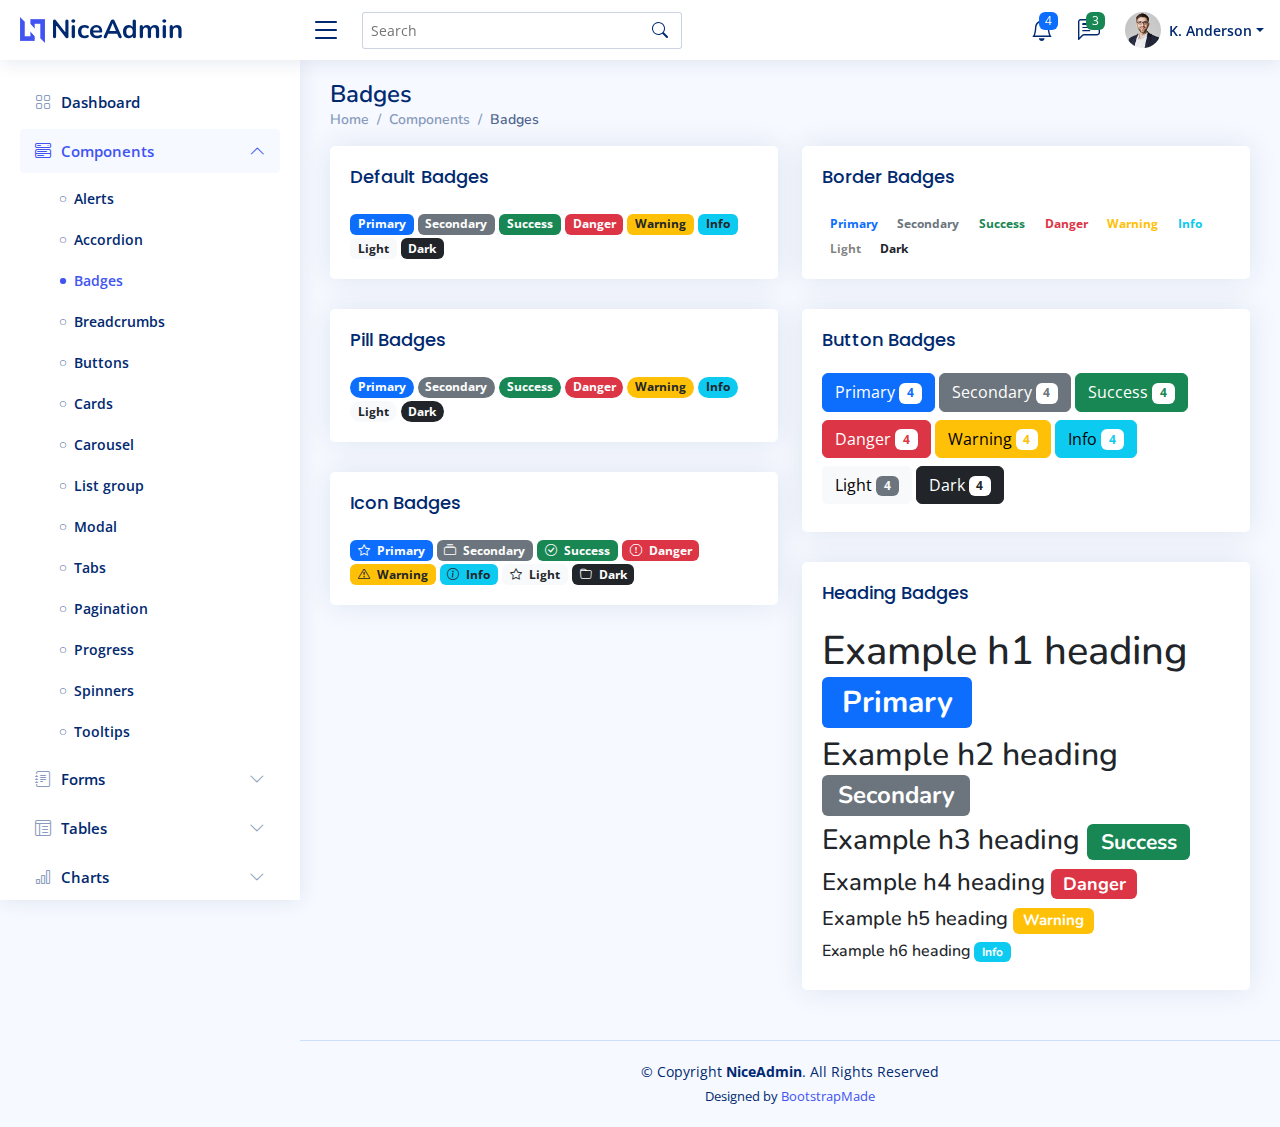
<file: NiceAdmin/components-badges.html>
<!DOCTYPE html>
<html lang="en">

<head>
  <meta charset="utf-8">
  <meta content="width=device-width, initial-scale=1.0" name="viewport">

  <title>Components / Badges - NiceAdmin Bootstrap Template</title>
  <meta content="" name="description">
  <meta content="" name="keywords">

  <!-- Favicons -->
  <link href="assets/img/favicon.png" rel="icon">
  <link href="assets/img/apple-touch-icon.png" rel="apple-touch-icon">

  <!-- Google Fonts -->
  <link href="https://fonts.gstatic.com" rel="preconnect">
  <link href="https://fonts.googleapis.com/css?family=Open+Sans:300,300i,400,400i,600,600i,700,700i|Nunito:300,300i,400,400i,600,600i,700,700i|Poppins:300,300i,400,400i,500,500i,600,600i,700,700i" rel="stylesheet">

  <!-- Vendor CSS Files -->
  <link href="assets/vendor/bootstrap/css/bootstrap.min.css" rel="stylesheet">
  <link href="assets/vendor/bootstrap-icons/bootstrap-icons.css" rel="stylesheet">
  <link href="assets/vendor/boxicons/css/boxicons.min.css" rel="stylesheet">
  <link href="assets/vendor/quill/quill.snow.css" rel="stylesheet">
  <link href="assets/vendor/quill/quill.bubble.css" rel="stylesheet">
  <link href="assets/vendor/remixicon/remixicon.css" rel="stylesheet">
  <link href="assets/vendor/simple-datatables/style.css" rel="stylesheet">

  <!-- Template Main CSS File -->
  <link href="assets/css/style.css" rel="stylesheet">

  <!-- =======================================================
  * Template Name: NiceAdmin
  * Updated: Nov 17 2023 with Bootstrap v5.3.2
  * Template URL: https://bootstrapmade.com/nice-admin-bootstrap-admin-html-template/
  * Author: BootstrapMade.com
  * License: https://bootstrapmade.com/license/
  ======================================================== -->
</head>

<body>

  <!-- ======= Header ======= -->
  <header id="header" class="header fixed-top d-flex align-items-center">

    <div class="d-flex align-items-center justify-content-between">
      <a href="index.html" class="logo d-flex align-items-center">
        <img src="assets/img/logo.png" alt="">
        <span class="d-none d-lg-block">NiceAdmin</span>
      </a>
      <i class="bi bi-list toggle-sidebar-btn"></i>
    </div><!-- End Logo -->

    <div class="search-bar">
      <form class="search-form d-flex align-items-center" method="POST" action="#">
        <input type="text" name="query" placeholder="Search" title="Enter search keyword">
        <button type="submit" title="Search"><i class="bi bi-search"></i></button>
      </form>
    </div><!-- End Search Bar -->

    <nav class="header-nav ms-auto">
      <ul class="d-flex align-items-center">

        <li class="nav-item d-block d-lg-none">
          <a class="nav-link nav-icon search-bar-toggle " href="#">
            <i class="bi bi-search"></i>
          </a>
        </li><!-- End Search Icon-->

        <li class="nav-item dropdown">

          <a class="nav-link nav-icon" href="#" data-bs-toggle="dropdown">
            <i class="bi bi-bell"></i>
            <span class="badge bg-primary badge-number">4</span>
          </a><!-- End Notification Icon -->

          <ul class="dropdown-menu dropdown-menu-end dropdown-menu-arrow notifications">
            <li class="dropdown-header">
              You have 4 new notifications
              <a href="#"><span class="badge rounded-pill bg-primary p-2 ms-2">View all</span></a>
            </li>
            <li>
              <hr class="dropdown-divider">
            </li>

            <li class="notification-item">
              <i class="bi bi-exclamation-circle text-warning"></i>
              <div>
                <h4>Lorem Ipsum</h4>
                <p>Quae dolorem earum veritatis oditseno</p>
                <p>30 min. ago</p>
              </div>
            </li>

            <li>
              <hr class="dropdown-divider">
            </li>

            <li class="notification-item">
              <i class="bi bi-x-circle text-danger"></i>
              <div>
                <h4>Atque rerum nesciunt</h4>
                <p>Quae dolorem earum veritatis oditseno</p>
                <p>1 hr. ago</p>
              </div>
            </li>

            <li>
              <hr class="dropdown-divider">
            </li>

            <li class="notification-item">
              <i class="bi bi-check-circle text-success"></i>
              <div>
                <h4>Sit rerum fuga</h4>
                <p>Quae dolorem earum veritatis oditseno</p>
                <p>2 hrs. ago</p>
              </div>
            </li>

            <li>
              <hr class="dropdown-divider">
            </li>

            <li class="notification-item">
              <i class="bi bi-info-circle text-primary"></i>
              <div>
                <h4>Dicta reprehenderit</h4>
                <p>Quae dolorem earum veritatis oditseno</p>
                <p>4 hrs. ago</p>
              </div>
            </li>

            <li>
              <hr class="dropdown-divider">
            </li>
            <li class="dropdown-footer">
              <a href="#">Show all notifications</a>
            </li>

          </ul><!-- End Notification Dropdown Items -->

        </li><!-- End Notification Nav -->

        <li class="nav-item dropdown">

          <a class="nav-link nav-icon" href="#" data-bs-toggle="dropdown">
            <i class="bi bi-chat-left-text"></i>
            <span class="badge bg-success badge-number">3</span>
          </a><!-- End Messages Icon -->

          <ul class="dropdown-menu dropdown-menu-end dropdown-menu-arrow messages">
            <li class="dropdown-header">
              You have 3 new messages
              <a href="#"><span class="badge rounded-pill bg-primary p-2 ms-2">View all</span></a>
            </li>
            <li>
              <hr class="dropdown-divider">
            </li>

            <li class="message-item">
              <a href="#">
                <img src="assets/img/messages-1.jpg" alt="" class="rounded-circle">
                <div>
                  <h4>Maria Hudson</h4>
                  <p>Velit asperiores et ducimus soluta repudiandae labore officia est ut...</p>
                  <p>4 hrs. ago</p>
                </div>
              </a>
            </li>
            <li>
              <hr class="dropdown-divider">
            </li>

            <li class="message-item">
              <a href="#">
                <img src="assets/img/messages-2.jpg" alt="" class="rounded-circle">
                <div>
                  <h4>Anna Nelson</h4>
                  <p>Velit asperiores et ducimus soluta repudiandae labore officia est ut...</p>
                  <p>6 hrs. ago</p>
                </div>
              </a>
            </li>
            <li>
              <hr class="dropdown-divider">
            </li>

            <li class="message-item">
              <a href="#">
                <img src="assets/img/messages-3.jpg" alt="" class="rounded-circle">
                <div>
                  <h4>David Muldon</h4>
                  <p>Velit asperiores et ducimus soluta repudiandae labore officia est ut...</p>
                  <p>8 hrs. ago</p>
                </div>
              </a>
            </li>
            <li>
              <hr class="dropdown-divider">
            </li>

            <li class="dropdown-footer">
              <a href="#">Show all messages</a>
            </li>

          </ul><!-- End Messages Dropdown Items -->

        </li><!-- End Messages Nav -->

        <li class="nav-item dropdown pe-3">

          <a class="nav-link nav-profile d-flex align-items-center pe-0" href="#" data-bs-toggle="dropdown">
            <img src="assets/img/profile-img.jpg" alt="Profile" class="rounded-circle">
            <span class="d-none d-md-block dropdown-toggle ps-2">K. Anderson</span>
          </a><!-- End Profile Iamge Icon -->

          <ul class="dropdown-menu dropdown-menu-end dropdown-menu-arrow profile">
            <li class="dropdown-header">
              <h6>Kevin Anderson</h6>
              <span>Web Designer</span>
            </li>
            <li>
              <hr class="dropdown-divider">
            </li>

            <li>
              <a class="dropdown-item d-flex align-items-center" href="users-profile.html">
                <i class="bi bi-person"></i>
                <span>My Profile</span>
              </a>
            </li>
            <li>
              <hr class="dropdown-divider">
            </li>

            <li>
              <a class="dropdown-item d-flex align-items-center" href="users-profile.html">
                <i class="bi bi-gear"></i>
                <span>Account Settings</span>
              </a>
            </li>
            <li>
              <hr class="dropdown-divider">
            </li>

            <li>
              <a class="dropdown-item d-flex align-items-center" href="pages-faq.html">
                <i class="bi bi-question-circle"></i>
                <span>Need Help?</span>
              </a>
            </li>
            <li>
              <hr class="dropdown-divider">
            </li>

            <li>
              <a class="dropdown-item d-flex align-items-center" href="#">
                <i class="bi bi-box-arrow-right"></i>
                <span>Sign Out</span>
              </a>
            </li>

          </ul><!-- End Profile Dropdown Items -->
        </li><!-- End Profile Nav -->

      </ul>
    </nav><!-- End Icons Navigation -->

  </header><!-- End Header -->

  <!-- ======= Sidebar ======= -->
  <aside id="sidebar" class="sidebar">

    <ul class="sidebar-nav" id="sidebar-nav">

      <li class="nav-item">
        <a class="nav-link collapsed" href="index.html">
          <i class="bi bi-grid"></i>
          <span>Dashboard</span>
        </a>
      </li><!-- End Dashboard Nav -->

      <li class="nav-item">
        <a class="nav-link " data-bs-target="#components-nav" data-bs-toggle="collapse" href="#">
          <i class="bi bi-menu-button-wide"></i><span>Components</span><i class="bi bi-chevron-down ms-auto"></i>
        </a>
        <ul id="components-nav" class="nav-content collapse show" data-bs-parent="#sidebar-nav">
          <li>
            <a href="components-alerts.html">
              <i class="bi bi-circle"></i><span>Alerts</span>
            </a>
          </li>
          <li>
            <a href="components-accordion.html">
              <i class="bi bi-circle"></i><span>Accordion</span>
            </a>
          </li>
          <li>
            <a href="components-badges.html" class="active">
              <i class="bi bi-circle"></i><span>Badges</span>
            </a>
          </li>
          <li>
            <a href="components-breadcrumbs.html">
              <i class="bi bi-circle"></i><span>Breadcrumbs</span>
            </a>
          </li>
          <li>
            <a href="components-buttons.html">
              <i class="bi bi-circle"></i><span>Buttons</span>
            </a>
          </li>
          <li>
            <a href="components-cards.html">
              <i class="bi bi-circle"></i><span>Cards</span>
            </a>
          </li>
          <li>
            <a href="components-carousel.html">
              <i class="bi bi-circle"></i><span>Carousel</span>
            </a>
          </li>
          <li>
            <a href="components-list-group.html">
              <i class="bi bi-circle"></i><span>List group</span>
            </a>
          </li>
          <li>
            <a href="components-modal.html">
              <i class="bi bi-circle"></i><span>Modal</span>
            </a>
          </li>
          <li>
            <a href="components-tabs.html">
              <i class="bi bi-circle"></i><span>Tabs</span>
            </a>
          </li>
          <li>
            <a href="components-pagination.html">
              <i class="bi bi-circle"></i><span>Pagination</span>
            </a>
          </li>
          <li>
            <a href="components-progress.html">
              <i class="bi bi-circle"></i><span>Progress</span>
            </a>
          </li>
          <li>
            <a href="components-spinners.html">
              <i class="bi bi-circle"></i><span>Spinners</span>
            </a>
          </li>
          <li>
            <a href="components-tooltips.html">
              <i class="bi bi-circle"></i><span>Tooltips</span>
            </a>
          </li>
        </ul>
      </li><!-- End Components Nav -->

      <li class="nav-item">
        <a class="nav-link collapsed" data-bs-target="#forms-nav" data-bs-toggle="collapse" href="#">
          <i class="bi bi-journal-text"></i><span>Forms</span><i class="bi bi-chevron-down ms-auto"></i>
        </a>
        <ul id="forms-nav" class="nav-content collapse " data-bs-parent="#sidebar-nav">
          <li>
            <a href="forms-elements.html">
              <i class="bi bi-circle"></i><span>Form Elements</span>
            </a>
          </li>
          <li>
            <a href="forms-layouts.html">
              <i class="bi bi-circle"></i><span>Form Layouts</span>
            </a>
          </li>
          <li>
            <a href="forms-editors.html">
              <i class="bi bi-circle"></i><span>Form Editors</span>
            </a>
          </li>
          <li>
            <a href="forms-validation.html">
              <i class="bi bi-circle"></i><span>Form Validation</span>
            </a>
          </li>
        </ul>
      </li><!-- End Forms Nav -->

      <li class="nav-item">
        <a class="nav-link collapsed" data-bs-target="#tables-nav" data-bs-toggle="collapse" href="#">
          <i class="bi bi-layout-text-window-reverse"></i><span>Tables</span><i class="bi bi-chevron-down ms-auto"></i>
        </a>
        <ul id="tables-nav" class="nav-content collapse " data-bs-parent="#sidebar-nav">
          <li>
            <a href="tables-general.html">
              <i class="bi bi-circle"></i><span>General Tables</span>
            </a>
          </li>
          <li>
            <a href="tables-data.html">
              <i class="bi bi-circle"></i><span>Data Tables</span>
            </a>
          </li>
        </ul>
      </li><!-- End Tables Nav -->

      <li class="nav-item">
        <a class="nav-link collapsed" data-bs-target="#charts-nav" data-bs-toggle="collapse" href="#">
          <i class="bi bi-bar-chart"></i><span>Charts</span><i class="bi bi-chevron-down ms-auto"></i>
        </a>
        <ul id="charts-nav" class="nav-content collapse " data-bs-parent="#sidebar-nav">
          <li>
            <a href="charts-chartjs.html">
              <i class="bi bi-circle"></i><span>Chart.js</span>
            </a>
          </li>
          <li>
            <a href="charts-apexcharts.html">
              <i class="bi bi-circle"></i><span>ApexCharts</span>
            </a>
          </li>
          <li>
            <a href="charts-echarts.html">
              <i class="bi bi-circle"></i><span>ECharts</span>
            </a>
          </li>
        </ul>
      </li><!-- End Charts Nav -->

      <li class="nav-item">
        <a class="nav-link collapsed" data-bs-target="#icons-nav" data-bs-toggle="collapse" href="#">
          <i class="bi bi-gem"></i><span>Icons</span><i class="bi bi-chevron-down ms-auto"></i>
        </a>
        <ul id="icons-nav" class="nav-content collapse " data-bs-parent="#sidebar-nav">
          <li>
            <a href="icons-bootstrap.html">
              <i class="bi bi-circle"></i><span>Bootstrap Icons</span>
            </a>
          </li>
          <li>
            <a href="icons-remix.html">
              <i class="bi bi-circle"></i><span>Remix Icons</span>
            </a>
          </li>
          <li>
            <a href="icons-boxicons.html">
              <i class="bi bi-circle"></i><span>Boxicons</span>
            </a>
          </li>
        </ul>
      </li><!-- End Icons Nav -->

      <li class="nav-heading">Pages</li>

      <li class="nav-item">
        <a class="nav-link collapsed" href="users-profile.html">
          <i class="bi bi-person"></i>
          <span>Profile</span>
        </a>
      </li><!-- End Profile Page Nav -->

      <li class="nav-item">
        <a class="nav-link collapsed" href="pages-faq.html">
          <i class="bi bi-question-circle"></i>
          <span>F.A.Q</span>
        </a>
      </li><!-- End F.A.Q Page Nav -->

      <li class="nav-item">
        <a class="nav-link collapsed" href="pages-contact.html">
          <i class="bi bi-envelope"></i>
          <span>Contact</span>
        </a>
      </li><!-- End Contact Page Nav -->

      <li class="nav-item">
        <a class="nav-link collapsed" href="pages-register.html">
          <i class="bi bi-card-list"></i>
          <span>Register</span>
        </a>
      </li><!-- End Register Page Nav -->

      <li class="nav-item">
        <a class="nav-link collapsed" href="pages-login.html">
          <i class="bi bi-box-arrow-in-right"></i>
          <span>Login</span>
        </a>
      </li><!-- End Login Page Nav -->

      <li class="nav-item">
        <a class="nav-link collapsed" href="pages-error-404.html">
          <i class="bi bi-dash-circle"></i>
          <span>Error 404</span>
        </a>
      </li><!-- End Error 404 Page Nav -->

      <li class="nav-item">
        <a class="nav-link collapsed" href="pages-blank.html">
          <i class="bi bi-file-earmark"></i>
          <span>Blank</span>
        </a>
      </li><!-- End Blank Page Nav -->

    </ul>

  </aside><!-- End Sidebar-->

  <main id="main" class="main">

    <div class="pagetitle">
      <h1>Badges</h1>
      <nav>
        <ol class="breadcrumb">
          <li class="breadcrumb-item"><a href="index.html">Home</a></li>
          <li class="breadcrumb-item">Components</li>
          <li class="breadcrumb-item active">Badges</li>
        </ol>
      </nav>
    </div><!-- End Page Title -->

    <section class="section">
      <div class="row">

        <div class="col-lg-6">

          <div class="card">
            <div class="card-body">
              <h5 class="card-title">Default Badges</h5>

              <span class="badge bg-primary">Primary</span>
              <span class="badge bg-secondary">Secondary</span>
              <span class="badge bg-success">Success</span>
              <span class="badge bg-danger">Danger</span>
              <span class="badge bg-warning text-dark">Warning</span>
              <span class="badge bg-info text-dark">Info</span>
              <span class="badge bg-light text-dark">Light</span>
              <span class="badge bg-dark">Dark</span>
            </div>
          </div><!-- End Default Badges -->

          <div class="card">
            <div class="card-body">
              <h5 class="card-title">Pill Badges</h5>
              <span class="badge rounded-pill bg-primary">Primary</span>
              <span class="badge rounded-pill bg-secondary">Secondary</span>
              <span class="badge rounded-pill bg-success">Success</span>
              <span class="badge rounded-pill bg-danger">Danger</span>
              <span class="badge rounded-pill bg-warning text-dark">Warning</span>
              <span class="badge rounded-pill bg-info text-dark">Info</span>
              <span class="badge rounded-pill bg-light text-dark">Light</span>
              <span class="badge rounded-pill bg-dark">Dark</span>
            </div>
          </div><!-- End Pill Badges -->

          <div class="card">
            <div class="card-body">
              <h5 class="card-title">Icon Badges</h5>
              <span class="badge bg-primary"><i class="bi bi-star me-1"></i> Primary</span>
              <span class="badge bg-secondary"><i class="bi bi-collection me-1"></i> Secondary</span>
              <span class="badge bg-success"><i class="bi bi-check-circle me-1"></i> Success</span>
              <span class="badge bg-danger"><i class="bi bi-exclamation-octagon me-1"></i> Danger</span>
              <span class="badge bg-warning text-dark"><i class="bi bi-exclamation-triangle me-1"></i> Warning</span>
              <span class="badge bg-info text-dark"><i class="bi bi-info-circle me-1"></i> Info</span>
              <span class="badge bg-light text-dark"><i class="bi bi-star me-1"></i> Light</span>
              <span class="badge bg-dark"><i class="bi bi-folder me-1"></i> Dark</span>
            </div>
          </div><!-- End Icon Badges -->

        </div>

        <div class="col-lg-6">

          <div class="card">
            <div class="card-body">
              <h5 class="card-title">Border Badges</h5>
              <span class="badge border-primary border-1 text-primary">Primary</span>
              <span class="badge border-secondary border-1 text-secondary">Secondary</span>
              <span class="badge border-success border-1 text-success">Success</span>
              <span class="badge border-danger border-1 text-danger">Danger</span>
              <span class="badge border-warning border-1 text-warning">Warning</span>
              <span class="badge border-info border-1 text-info">Info</span>
              <span class="badge border-light border-1 text-black-50">Light</span>
              <span class="badge border-dark border-1 text-dark">Dark</span>
            </div>
          </div><!-- End Border Badges -->

          <div class="card">
            <div class="card-body">
              <h5 class="card-title">Button Badges</h5>

              <button type="button" class="btn btn-primary mb-2">
                Primary <span class="badge bg-white text-primary">4</span>
              </button>
              <button type="button" class="btn btn-secondary mb-2">
                Secondary <span class="badge bg-white text-secondary">4</span>
              </button>
              <button type="button" class="btn btn-success mb-2">
                Success <span class="badge bg-white text-success">4</span>
              </button>
              <button type="button" class="btn btn-danger mb-2">
                Danger <span class="badge bg-white text-danger">4</span>
              </button>
              <button type="button" class="btn btn-warning mb-2">
                Warning <span class="badge bg-white text-warning">4</span>
              </button>
              <button type="button" class="btn btn-info mb-2">
                Info <span class="badge bg-white text-info">4</span>
              </button>
              <button type="button" class="btn btn-light mb-2">
                Light <span class="badge bg-secondary text-light">4</span>
              </button>
              <button type="button" class="btn btn-dark mb-2">
                Dark <span class="badge bg-white text-dark">4</span>
              </button>
            </div>
          </div><!-- End Button Badges -->

          <div class="card">
            <div class="card-body">
              <h5 class="card-title">Heading Badges</h5>

              <h1>Example h1 heading <span class="badge bg-primary">Primary</span></h1>
              <h2>Example h2 heading <span class="badge bg-secondary">Secondary</span></h2>
              <h3>Example h3 heading <span class="badge bg-success">Success</span></h3>
              <h4>Example h4 heading <span class="badge bg-danger">Danger</span></h4>
              <h5>Example h5 heading <span class="badge bg-warning">Warning</span></h5>
              <h6>Example h6 heading <span class="badge bg-info">Info</span></h6>
            </div>
          </div><!-- End Heading Badges -->

        </div>

      </div>
    </section>

  </main><!-- End #main -->

  <!-- ======= Footer ======= -->
  <footer id="footer" class="footer">
    <div class="copyright">
      &copy; Copyright <strong><span>NiceAdmin</span></strong>. All Rights Reserved
    </div>
    <div class="credits">
      <!-- All the links in the footer should remain intact. -->
      <!-- You can delete the links only if you purchased the pro version. -->
      <!-- Licensing information: https://bootstrapmade.com/license/ -->
      <!-- Purchase the pro version with working PHP/AJAX contact form: https://bootstrapmade.com/nice-admin-bootstrap-admin-html-template/ -->
      Designed by <a href="https://bootstrapmade.com/">BootstrapMade</a>
    </div>
  </footer><!-- End Footer -->

  <a href="#" class="back-to-top d-flex align-items-center justify-content-center"><i class="bi bi-arrow-up-short"></i></a>

  <!-- Vendor JS Files -->
  <script src="assets/vendor/apexcharts/apexcharts.min.js"></script>
  <script src="assets/vendor/bootstrap/js/bootstrap.bundle.min.js"></script>
  <script src="assets/vendor/chart.js/chart.umd.js"></script>
  <script src="assets/vendor/echarts/echarts.min.js"></script>
  <script src="assets/vendor/quill/quill.min.js"></script>
  <script src="assets/vendor/simple-datatables/simple-datatables.js"></script>
  <script src="assets/vendor/tinymce/tinymce.min.js"></script>
  <script src="assets/vendor/php-email-form/validate.js"></script>

  <!-- Template Main JS File -->
  <script src="assets/js/main.js"></script>

</body>

</html>
</file>
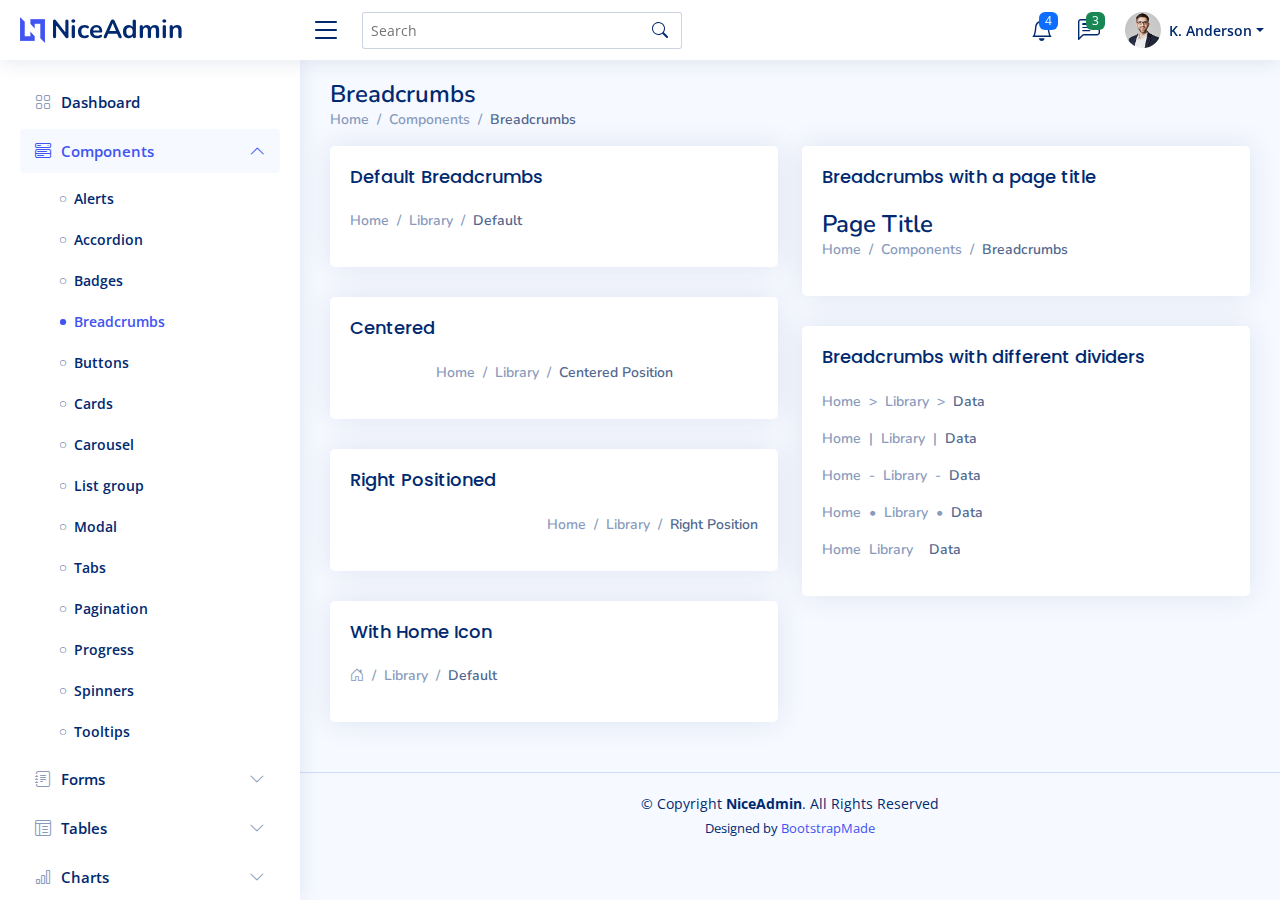
<file: NiceAdmin/components-breadcrumbs.html>
<!DOCTYPE html>
<html lang="en">

<head>
  <meta charset="utf-8">
  <meta content="width=device-width, initial-scale=1.0" name="viewport">

  <title>Components / Breadcrumbs - NiceAdmin Bootstrap Template</title>
  <meta content="" name="description">
  <meta content="" name="keywords">

  <!-- Favicons -->
  <link href="assets/img/favicon.png" rel="icon">
  <link href="assets/img/apple-touch-icon.png" rel="apple-touch-icon">

  <!-- Google Fonts -->
  <link href="https://fonts.gstatic.com" rel="preconnect">
  <link href="https://fonts.googleapis.com/css?family=Open+Sans:300,300i,400,400i,600,600i,700,700i|Nunito:300,300i,400,400i,600,600i,700,700i|Poppins:300,300i,400,400i,500,500i,600,600i,700,700i" rel="stylesheet">

  <!-- Vendor CSS Files -->
  <link href="assets/vendor/bootstrap/css/bootstrap.min.css" rel="stylesheet">
  <link href="assets/vendor/bootstrap-icons/bootstrap-icons.css" rel="stylesheet">
  <link href="assets/vendor/boxicons/css/boxicons.min.css" rel="stylesheet">
  <link href="assets/vendor/quill/quill.snow.css" rel="stylesheet">
  <link href="assets/vendor/quill/quill.bubble.css" rel="stylesheet">
  <link href="assets/vendor/remixicon/remixicon.css" rel="stylesheet">
  <link href="assets/vendor/simple-datatables/style.css" rel="stylesheet">

  <!-- Template Main CSS File -->
  <link href="assets/css/style.css" rel="stylesheet">

  <!-- =======================================================
  * Template Name: NiceAdmin
  * Updated: Nov 17 2023 with Bootstrap v5.3.2
  * Template URL: https://bootstrapmade.com/nice-admin-bootstrap-admin-html-template/
  * Author: BootstrapMade.com
  * License: https://bootstrapmade.com/license/
  ======================================================== -->
</head>

<body>

  <!-- ======= Header ======= -->
  <header id="header" class="header fixed-top d-flex align-items-center">

    <div class="d-flex align-items-center justify-content-between">
      <a href="index.html" class="logo d-flex align-items-center">
        <img src="assets/img/logo.png" alt="">
        <span class="d-none d-lg-block">NiceAdmin</span>
      </a>
      <i class="bi bi-list toggle-sidebar-btn"></i>
    </div><!-- End Logo -->

    <div class="search-bar">
      <form class="search-form d-flex align-items-center" method="POST" action="#">
        <input type="text" name="query" placeholder="Search" title="Enter search keyword">
        <button type="submit" title="Search"><i class="bi bi-search"></i></button>
      </form>
    </div><!-- End Search Bar -->

    <nav class="header-nav ms-auto">
      <ul class="d-flex align-items-center">

        <li class="nav-item d-block d-lg-none">
          <a class="nav-link nav-icon search-bar-toggle " href="#">
            <i class="bi bi-search"></i>
          </a>
        </li><!-- End Search Icon-->

        <li class="nav-item dropdown">

          <a class="nav-link nav-icon" href="#" data-bs-toggle="dropdown">
            <i class="bi bi-bell"></i>
            <span class="badge bg-primary badge-number">4</span>
          </a><!-- End Notification Icon -->

          <ul class="dropdown-menu dropdown-menu-end dropdown-menu-arrow notifications">
            <li class="dropdown-header">
              You have 4 new notifications
              <a href="#"><span class="badge rounded-pill bg-primary p-2 ms-2">View all</span></a>
            </li>
            <li>
              <hr class="dropdown-divider">
            </li>

            <li class="notification-item">
              <i class="bi bi-exclamation-circle text-warning"></i>
              <div>
                <h4>Lorem Ipsum</h4>
                <p>Quae dolorem earum veritatis oditseno</p>
                <p>30 min. ago</p>
              </div>
            </li>

            <li>
              <hr class="dropdown-divider">
            </li>

            <li class="notification-item">
              <i class="bi bi-x-circle text-danger"></i>
              <div>
                <h4>Atque rerum nesciunt</h4>
                <p>Quae dolorem earum veritatis oditseno</p>
                <p>1 hr. ago</p>
              </div>
            </li>

            <li>
              <hr class="dropdown-divider">
            </li>

            <li class="notification-item">
              <i class="bi bi-check-circle text-success"></i>
              <div>
                <h4>Sit rerum fuga</h4>
                <p>Quae dolorem earum veritatis oditseno</p>
                <p>2 hrs. ago</p>
              </div>
            </li>

            <li>
              <hr class="dropdown-divider">
            </li>

            <li class="notification-item">
              <i class="bi bi-info-circle text-primary"></i>
              <div>
                <h4>Dicta reprehenderit</h4>
                <p>Quae dolorem earum veritatis oditseno</p>
                <p>4 hrs. ago</p>
              </div>
            </li>

            <li>
              <hr class="dropdown-divider">
            </li>
            <li class="dropdown-footer">
              <a href="#">Show all notifications</a>
            </li>

          </ul><!-- End Notification Dropdown Items -->

        </li><!-- End Notification Nav -->

        <li class="nav-item dropdown">

          <a class="nav-link nav-icon" href="#" data-bs-toggle="dropdown">
            <i class="bi bi-chat-left-text"></i>
            <span class="badge bg-success badge-number">3</span>
          </a><!-- End Messages Icon -->

          <ul class="dropdown-menu dropdown-menu-end dropdown-menu-arrow messages">
            <li class="dropdown-header">
              You have 3 new messages
              <a href="#"><span class="badge rounded-pill bg-primary p-2 ms-2">View all</span></a>
            </li>
            <li>
              <hr class="dropdown-divider">
            </li>

            <li class="message-item">
              <a href="#">
                <img src="assets/img/messages-1.jpg" alt="" class="rounded-circle">
                <div>
                  <h4>Maria Hudson</h4>
                  <p>Velit asperiores et ducimus soluta repudiandae labore officia est ut...</p>
                  <p>4 hrs. ago</p>
                </div>
              </a>
            </li>
            <li>
              <hr class="dropdown-divider">
            </li>

            <li class="message-item">
              <a href="#">
                <img src="assets/img/messages-2.jpg" alt="" class="rounded-circle">
                <div>
                  <h4>Anna Nelson</h4>
                  <p>Velit asperiores et ducimus soluta repudiandae labore officia est ut...</p>
                  <p>6 hrs. ago</p>
                </div>
              </a>
            </li>
            <li>
              <hr class="dropdown-divider">
            </li>

            <li class="message-item">
              <a href="#">
                <img src="assets/img/messages-3.jpg" alt="" class="rounded-circle">
                <div>
                  <h4>David Muldon</h4>
                  <p>Velit asperiores et ducimus soluta repudiandae labore officia est ut...</p>
                  <p>8 hrs. ago</p>
                </div>
              </a>
            </li>
            <li>
              <hr class="dropdown-divider">
            </li>

            <li class="dropdown-footer">
              <a href="#">Show all messages</a>
            </li>

          </ul><!-- End Messages Dropdown Items -->

        </li><!-- End Messages Nav -->

        <li class="nav-item dropdown pe-3">

          <a class="nav-link nav-profile d-flex align-items-center pe-0" href="#" data-bs-toggle="dropdown">
            <img src="assets/img/profile-img.jpg" alt="Profile" class="rounded-circle">
            <span class="d-none d-md-block dropdown-toggle ps-2">K. Anderson</span>
          </a><!-- End Profile Iamge Icon -->

          <ul class="dropdown-menu dropdown-menu-end dropdown-menu-arrow profile">
            <li class="dropdown-header">
              <h6>Kevin Anderson</h6>
              <span>Web Designer</span>
            </li>
            <li>
              <hr class="dropdown-divider">
            </li>

            <li>
              <a class="dropdown-item d-flex align-items-center" href="users-profile.html">
                <i class="bi bi-person"></i>
                <span>My Profile</span>
              </a>
            </li>
            <li>
              <hr class="dropdown-divider">
            </li>

            <li>
              <a class="dropdown-item d-flex align-items-center" href="users-profile.html">
                <i class="bi bi-gear"></i>
                <span>Account Settings</span>
              </a>
            </li>
            <li>
              <hr class="dropdown-divider">
            </li>

            <li>
              <a class="dropdown-item d-flex align-items-center" href="pages-faq.html">
                <i class="bi bi-question-circle"></i>
                <span>Need Help?</span>
              </a>
            </li>
            <li>
              <hr class="dropdown-divider">
            </li>

            <li>
              <a class="dropdown-item d-flex align-items-center" href="#">
                <i class="bi bi-box-arrow-right"></i>
                <span>Sign Out</span>
              </a>
            </li>

          </ul><!-- End Profile Dropdown Items -->
        </li><!-- End Profile Nav -->

      </ul>
    </nav><!-- End Icons Navigation -->

  </header><!-- End Header -->

  <!-- ======= Sidebar ======= -->
  <aside id="sidebar" class="sidebar">

    <ul class="sidebar-nav" id="sidebar-nav">

      <li class="nav-item">
        <a class="nav-link collapsed" href="index.html">
          <i class="bi bi-grid"></i>
          <span>Dashboard</span>
        </a>
      </li><!-- End Dashboard Nav -->

      <li class="nav-item">
        <a class="nav-link " data-bs-target="#components-nav" data-bs-toggle="collapse" href="#">
          <i class="bi bi-menu-button-wide"></i><span>Components</span><i class="bi bi-chevron-down ms-auto"></i>
        </a>
        <ul id="components-nav" class="nav-content collapse show" data-bs-parent="#sidebar-nav">
          <li>
            <a href="components-alerts.html">
              <i class="bi bi-circle"></i><span>Alerts</span>
            </a>
          </li>
          <li>
            <a href="components-accordion.html">
              <i class="bi bi-circle"></i><span>Accordion</span>
            </a>
          </li>
          <li>
            <a href="components-badges.html">
              <i class="bi bi-circle"></i><span>Badges</span>
            </a>
          </li>
          <li>
            <a href="components-breadcrumbs.html" class="active">
              <i class="bi bi-circle"></i><span>Breadcrumbs</span>
            </a>
          </li>
          <li>
            <a href="components-buttons.html">
              <i class="bi bi-circle"></i><span>Buttons</span>
            </a>
          </li>
          <li>
            <a href="components-cards.html">
              <i class="bi bi-circle"></i><span>Cards</span>
            </a>
          </li>
          <li>
            <a href="components-carousel.html">
              <i class="bi bi-circle"></i><span>Carousel</span>
            </a>
          </li>
          <li>
            <a href="components-list-group.html">
              <i class="bi bi-circle"></i><span>List group</span>
            </a>
          </li>
          <li>
            <a href="components-modal.html">
              <i class="bi bi-circle"></i><span>Modal</span>
            </a>
          </li>
          <li>
            <a href="components-tabs.html">
              <i class="bi bi-circle"></i><span>Tabs</span>
            </a>
          </li>
          <li>
            <a href="components-pagination.html">
              <i class="bi bi-circle"></i><span>Pagination</span>
            </a>
          </li>
          <li>
            <a href="components-progress.html">
              <i class="bi bi-circle"></i><span>Progress</span>
            </a>
          </li>
          <li>
            <a href="components-spinners.html">
              <i class="bi bi-circle"></i><span>Spinners</span>
            </a>
          </li>
          <li>
            <a href="components-tooltips.html">
              <i class="bi bi-circle"></i><span>Tooltips</span>
            </a>
          </li>
        </ul>
      </li><!-- End Components Nav -->

      <li class="nav-item">
        <a class="nav-link collapsed" data-bs-target="#forms-nav" data-bs-toggle="collapse" href="#">
          <i class="bi bi-journal-text"></i><span>Forms</span><i class="bi bi-chevron-down ms-auto"></i>
        </a>
        <ul id="forms-nav" class="nav-content collapse " data-bs-parent="#sidebar-nav">
          <li>
            <a href="forms-elements.html">
              <i class="bi bi-circle"></i><span>Form Elements</span>
            </a>
          </li>
          <li>
            <a href="forms-layouts.html">
              <i class="bi bi-circle"></i><span>Form Layouts</span>
            </a>
          </li>
          <li>
            <a href="forms-editors.html">
              <i class="bi bi-circle"></i><span>Form Editors</span>
            </a>
          </li>
          <li>
            <a href="forms-validation.html">
              <i class="bi bi-circle"></i><span>Form Validation</span>
            </a>
          </li>
        </ul>
      </li><!-- End Forms Nav -->

      <li class="nav-item">
        <a class="nav-link collapsed" data-bs-target="#tables-nav" data-bs-toggle="collapse" href="#">
          <i class="bi bi-layout-text-window-reverse"></i><span>Tables</span><i class="bi bi-chevron-down ms-auto"></i>
        </a>
        <ul id="tables-nav" class="nav-content collapse " data-bs-parent="#sidebar-nav">
          <li>
            <a href="tables-general.html">
              <i class="bi bi-circle"></i><span>General Tables</span>
            </a>
          </li>
          <li>
            <a href="tables-data.html">
              <i class="bi bi-circle"></i><span>Data Tables</span>
            </a>
          </li>
        </ul>
      </li><!-- End Tables Nav -->

      <li class="nav-item">
        <a class="nav-link collapsed" data-bs-target="#charts-nav" data-bs-toggle="collapse" href="#">
          <i class="bi bi-bar-chart"></i><span>Charts</span><i class="bi bi-chevron-down ms-auto"></i>
        </a>
        <ul id="charts-nav" class="nav-content collapse " data-bs-parent="#sidebar-nav">
          <li>
            <a href="charts-chartjs.html">
              <i class="bi bi-circle"></i><span>Chart.js</span>
            </a>
          </li>
          <li>
            <a href="charts-apexcharts.html">
              <i class="bi bi-circle"></i><span>ApexCharts</span>
            </a>
          </li>
          <li>
            <a href="charts-echarts.html">
              <i class="bi bi-circle"></i><span>ECharts</span>
            </a>
          </li>
        </ul>
      </li><!-- End Charts Nav -->

      <li class="nav-item">
        <a class="nav-link collapsed" data-bs-target="#icons-nav" data-bs-toggle="collapse" href="#">
          <i class="bi bi-gem"></i><span>Icons</span><i class="bi bi-chevron-down ms-auto"></i>
        </a>
        <ul id="icons-nav" class="nav-content collapse " data-bs-parent="#sidebar-nav">
          <li>
            <a href="icons-bootstrap.html">
              <i class="bi bi-circle"></i><span>Bootstrap Icons</span>
            </a>
          </li>
          <li>
            <a href="icons-remix.html">
              <i class="bi bi-circle"></i><span>Remix Icons</span>
            </a>
          </li>
          <li>
            <a href="icons-boxicons.html">
              <i class="bi bi-circle"></i><span>Boxicons</span>
            </a>
          </li>
        </ul>
      </li><!-- End Icons Nav -->

      <li class="nav-heading">Pages</li>

      <li class="nav-item">
        <a class="nav-link collapsed" href="users-profile.html">
          <i class="bi bi-person"></i>
          <span>Profile</span>
        </a>
      </li><!-- End Profile Page Nav -->

      <li class="nav-item">
        <a class="nav-link collapsed" href="pages-faq.html">
          <i class="bi bi-question-circle"></i>
          <span>F.A.Q</span>
        </a>
      </li><!-- End F.A.Q Page Nav -->

      <li class="nav-item">
        <a class="nav-link collapsed" href="pages-contact.html">
          <i class="bi bi-envelope"></i>
          <span>Contact</span>
        </a>
      </li><!-- End Contact Page Nav -->

      <li class="nav-item">
        <a class="nav-link collapsed" href="pages-register.html">
          <i class="bi bi-card-list"></i>
          <span>Register</span>
        </a>
      </li><!-- End Register Page Nav -->

      <li class="nav-item">
        <a class="nav-link collapsed" href="pages-login.html">
          <i class="bi bi-box-arrow-in-right"></i>
          <span>Login</span>
        </a>
      </li><!-- End Login Page Nav -->

      <li class="nav-item">
        <a class="nav-link collapsed" href="pages-error-404.html">
          <i class="bi bi-dash-circle"></i>
          <span>Error 404</span>
        </a>
      </li><!-- End Error 404 Page Nav -->

      <li class="nav-item">
        <a class="nav-link collapsed" href="pages-blank.html">
          <i class="bi bi-file-earmark"></i>
          <span>Blank</span>
        </a>
      </li><!-- End Blank Page Nav -->

    </ul>

  </aside><!-- End Sidebar-->

  <main id="main" class="main">

    <div class="pagetitle">
      <h1>Breadcrumbs</h1>
      <nav>
        <ol class="breadcrumb">
          <li class="breadcrumb-item"><a href="index.html">Home</a></li>
          <li class="breadcrumb-item">Components</li>
          <li class="breadcrumb-item active">Breadcrumbs</li>
        </ol>
      </nav>
    </div><!-- End Page Title -->

    <section class="section">
      <div class="row">
        <div class="col-lg-6">

          <div class="card">
            <div class="card-body">
              <h5 class="card-title">Default Breadcrumbs</h5>

              <nav>
                <ol class="breadcrumb">
                  <li class="breadcrumb-item"><a href="index.html">Home</a></li>
                  <li class="breadcrumb-item"><a href="#">Library</a></li>
                  <li class="breadcrumb-item active">Default</li>
                </ol>
              </nav>
            </div>
          </div>

          <div class="card">
            <div class="card-body">
              <h5 class="card-title">Centered</h5>

              <nav class="d-flex justify-content-center">
                <ol class="breadcrumb">
                  <li class="breadcrumb-item"><a href="index.html">Home</a></li>
                  <li class="breadcrumb-item"><a href="#">Library</a></li>
                  <li class="breadcrumb-item active">Centered Position</li>
                </ol>
              </nav>
            </div>
          </div>

          <div class="card">
            <div class="card-body">
              <h5 class="card-title">Right Positioned</h5>

              <nav class="d-flex justify-content-end">
                <ol class="breadcrumb">
                  <li class="breadcrumb-item"><a href="index.html">Home</a></li>
                  <li class="breadcrumb-item"><a href="#">Library</a></li>
                  <li class="breadcrumb-item active">Right Position</li>
                </ol>
              </nav>
            </div>
          </div>

          <div class="card">
            <div class="card-body">
              <h5 class="card-title">With Home Icon</h5>

              <nav>
                <ol class="breadcrumb">
                  <li class="breadcrumb-item"><a href="index.html"><i class="bi bi-house-door"></i></a></li>
                  <li class="breadcrumb-item"><a href="#">Library</a></li>
                  <li class="breadcrumb-item active">Default</li>
                </ol>
              </nav>
            </div>
          </div>

        </div>

        <div class="col-lg-6">

          <div class="card">
            <div class="card-body">
              <h5 class="card-title">Breadcrumbs with a page title</h5>

              <div class="pagetitle">
                <h1>Page Title</h1>
                <nav>
                  <ol class="breadcrumb">
                    <li class="breadcrumb-item"><a href="index.html">Home</a></li>
                    <li class="breadcrumb-item">Components</li>
                    <li class="breadcrumb-item active">Breadcrumbs</li>
                  </ol>
                </nav>
              </div><!-- End Breadcrumbs with a page title -->

            </div>
          </div>

          <div class="card">
            <div class="card-body">
              <h5 class="card-title">Breadcrumbs with different dividers</h5>

              <nav style="--bs-breadcrumb-divider: '>';">
                <ol class="breadcrumb">
                  <li class="breadcrumb-item"><a href="index.html">Home</a></li>
                  <li class="breadcrumb-item"><a href="#">Library</a></li>
                  <li class="breadcrumb-item active">Data</li>
                </ol>
              </nav>

              <nav style="--bs-breadcrumb-divider: '|';">
                <ol class="breadcrumb">
                  <li class="breadcrumb-item"><a href="index.html">Home</a></li>
                  <li class="breadcrumb-item"><a href="#">Library</a></li>
                  <li class="breadcrumb-item active">Data</li>
                </ol>
              </nav>

              <nav style="--bs-breadcrumb-divider: '-';">
                <ol class="breadcrumb">
                  <li class="breadcrumb-item"><a href="index.html">Home</a></li>
                  <li class="breadcrumb-item"><a href="#">Library</a></li>
                  <li class="breadcrumb-item active">Data</li>
                </ol>
              </nav>

              <nav style="--bs-breadcrumb-divider: '•';">
                <ol class="breadcrumb">
                  <li class="breadcrumb-item"><a href="index.html">Home</a></li>
                  <li class="breadcrumb-item"><a href="#">Library</a></li>
                  <li class="breadcrumb-item active">Data</li>
                </ol>
              </nav>

              <nav style="--bs-breadcrumb-divider: '';">
                <ol class="breadcrumb">
                  <li class="breadcrumb-item"><a href="index.html">Home</a></li>
                  <li class="breadcrumb-item"><a href="#">Library</a></li>
                  <li class="breadcrumb-item active">Data</li>
                </ol>
              </nav>

            </div>
          </div>

        </div>
      </div>
    </section>

  </main><!-- End #main -->

  <!-- ======= Footer ======= -->
  <footer id="footer" class="footer">
    <div class="copyright">
      &copy; Copyright <strong><span>NiceAdmin</span></strong>. All Rights Reserved
    </div>
    <div class="credits">
      <!-- All the links in the footer should remain intact. -->
      <!-- You can delete the links only if you purchased the pro version. -->
      <!-- Licensing information: https://bootstrapmade.com/license/ -->
      <!-- Purchase the pro version with working PHP/AJAX contact form: https://bootstrapmade.com/nice-admin-bootstrap-admin-html-template/ -->
      Designed by <a href="https://bootstrapmade.com/">BootstrapMade</a>
    </div>
  </footer><!-- End Footer -->

  <a href="#" class="back-to-top d-flex align-items-center justify-content-center"><i class="bi bi-arrow-up-short"></i></a>

  <!-- Vendor JS Files -->
  <script src="assets/vendor/apexcharts/apexcharts.min.js"></script>
  <script src="assets/vendor/bootstrap/js/bootstrap.bundle.min.js"></script>
  <script src="assets/vendor/chart.js/chart.umd.js"></script>
  <script src="assets/vendor/echarts/echarts.min.js"></script>
  <script src="assets/vendor/quill/quill.min.js"></script>
  <script src="assets/vendor/simple-datatables/simple-datatables.js"></script>
  <script src="assets/vendor/tinymce/tinymce.min.js"></script>
  <script src="assets/vendor/php-email-form/validate.js"></script>

  <!-- Template Main JS File -->
  <script src="assets/js/main.js"></script>

</body>

</html>
</file>
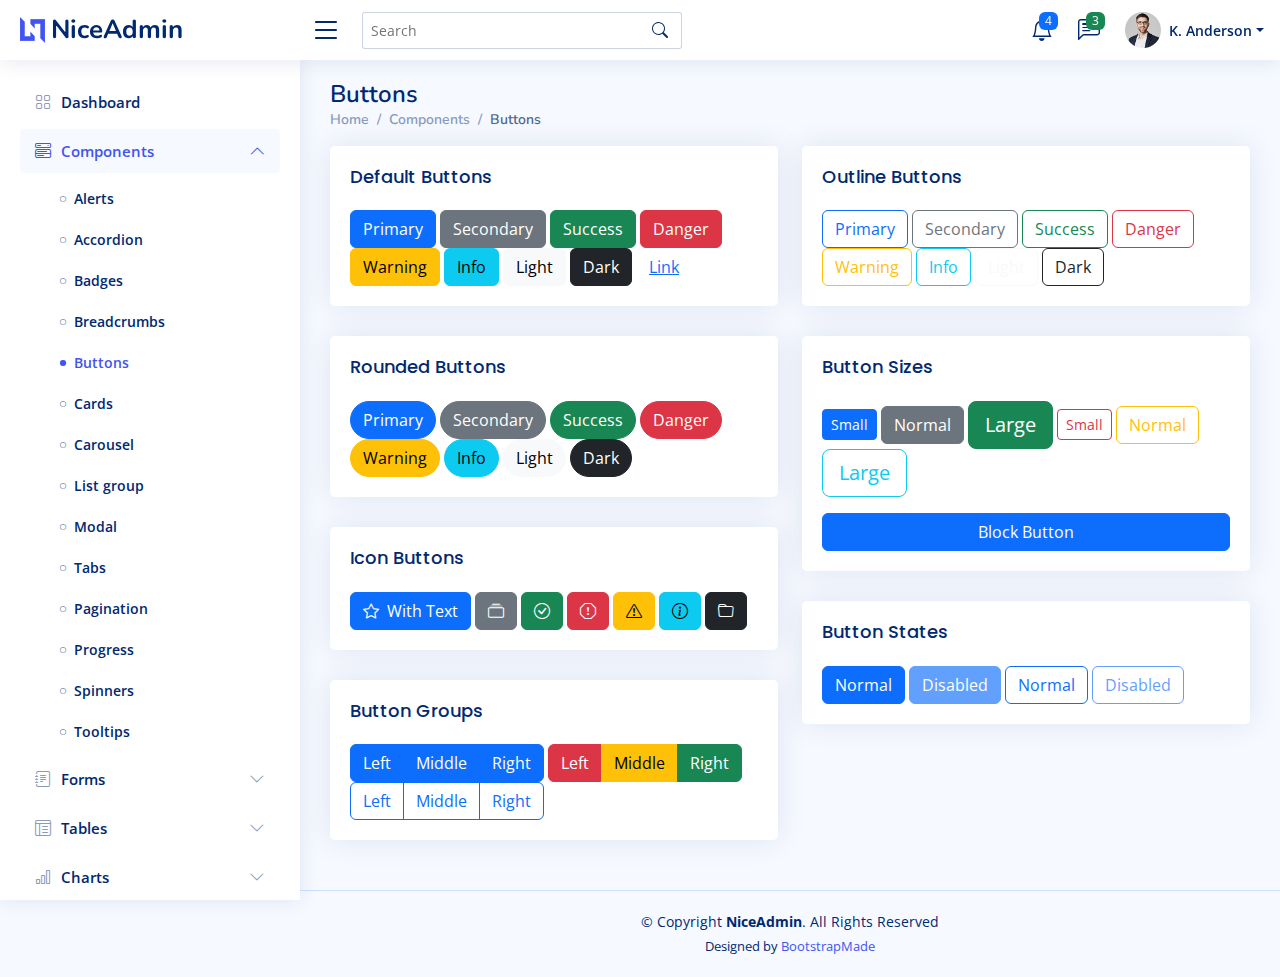
<file: NiceAdmin/components-buttons.html>
<!DOCTYPE html>
<html lang="en">

<head>
  <meta charset="utf-8">
  <meta content="width=device-width, initial-scale=1.0" name="viewport">

  <title>Components / Buttons - NiceAdmin Bootstrap Template</title>
  <meta content="" name="description">
  <meta content="" name="keywords">

  <!-- Favicons -->
  <link href="assets/img/favicon.png" rel="icon">
  <link href="assets/img/apple-touch-icon.png" rel="apple-touch-icon">

  <!-- Google Fonts -->
  <link href="https://fonts.gstatic.com" rel="preconnect">
  <link href="https://fonts.googleapis.com/css?family=Open+Sans:300,300i,400,400i,600,600i,700,700i|Nunito:300,300i,400,400i,600,600i,700,700i|Poppins:300,300i,400,400i,500,500i,600,600i,700,700i" rel="stylesheet">

  <!-- Vendor CSS Files -->
  <link href="assets/vendor/bootstrap/css/bootstrap.min.css" rel="stylesheet">
  <link href="assets/vendor/bootstrap-icons/bootstrap-icons.css" rel="stylesheet">
  <link href="assets/vendor/boxicons/css/boxicons.min.css" rel="stylesheet">
  <link href="assets/vendor/quill/quill.snow.css" rel="stylesheet">
  <link href="assets/vendor/quill/quill.bubble.css" rel="stylesheet">
  <link href="assets/vendor/remixicon/remixicon.css" rel="stylesheet">
  <link href="assets/vendor/simple-datatables/style.css" rel="stylesheet">

  <!-- Template Main CSS File -->
  <link href="assets/css/style.css" rel="stylesheet">

  <!-- =======================================================
  * Template Name: NiceAdmin
  * Updated: Nov 17 2023 with Bootstrap v5.3.2
  * Template URL: https://bootstrapmade.com/nice-admin-bootstrap-admin-html-template/
  * Author: BootstrapMade.com
  * License: https://bootstrapmade.com/license/
  ======================================================== -->
</head>

<body>

  <!-- ======= Header ======= -->
  <header id="header" class="header fixed-top d-flex align-items-center">

    <div class="d-flex align-items-center justify-content-between">
      <a href="index.html" class="logo d-flex align-items-center">
        <img src="assets/img/logo.png" alt="">
        <span class="d-none d-lg-block">NiceAdmin</span>
      </a>
      <i class="bi bi-list toggle-sidebar-btn"></i>
    </div><!-- End Logo -->

    <div class="search-bar">
      <form class="search-form d-flex align-items-center" method="POST" action="#">
        <input type="text" name="query" placeholder="Search" title="Enter search keyword">
        <button type="submit" title="Search"><i class="bi bi-search"></i></button>
      </form>
    </div><!-- End Search Bar -->

    <nav class="header-nav ms-auto">
      <ul class="d-flex align-items-center">

        <li class="nav-item d-block d-lg-none">
          <a class="nav-link nav-icon search-bar-toggle " href="#">
            <i class="bi bi-search"></i>
          </a>
        </li><!-- End Search Icon-->

        <li class="nav-item dropdown">

          <a class="nav-link nav-icon" href="#" data-bs-toggle="dropdown">
            <i class="bi bi-bell"></i>
            <span class="badge bg-primary badge-number">4</span>
          </a><!-- End Notification Icon -->

          <ul class="dropdown-menu dropdown-menu-end dropdown-menu-arrow notifications">
            <li class="dropdown-header">
              You have 4 new notifications
              <a href="#"><span class="badge rounded-pill bg-primary p-2 ms-2">View all</span></a>
            </li>
            <li>
              <hr class="dropdown-divider">
            </li>

            <li class="notification-item">
              <i class="bi bi-exclamation-circle text-warning"></i>
              <div>
                <h4>Lorem Ipsum</h4>
                <p>Quae dolorem earum veritatis oditseno</p>
                <p>30 min. ago</p>
              </div>
            </li>

            <li>
              <hr class="dropdown-divider">
            </li>

            <li class="notification-item">
              <i class="bi bi-x-circle text-danger"></i>
              <div>
                <h4>Atque rerum nesciunt</h4>
                <p>Quae dolorem earum veritatis oditseno</p>
                <p>1 hr. ago</p>
              </div>
            </li>

            <li>
              <hr class="dropdown-divider">
            </li>

            <li class="notification-item">
              <i class="bi bi-check-circle text-success"></i>
              <div>
                <h4>Sit rerum fuga</h4>
                <p>Quae dolorem earum veritatis oditseno</p>
                <p>2 hrs. ago</p>
              </div>
            </li>

            <li>
              <hr class="dropdown-divider">
            </li>

            <li class="notification-item">
              <i class="bi bi-info-circle text-primary"></i>
              <div>
                <h4>Dicta reprehenderit</h4>
                <p>Quae dolorem earum veritatis oditseno</p>
                <p>4 hrs. ago</p>
              </div>
            </li>

            <li>
              <hr class="dropdown-divider">
            </li>
            <li class="dropdown-footer">
              <a href="#">Show all notifications</a>
            </li>

          </ul><!-- End Notification Dropdown Items -->

        </li><!-- End Notification Nav -->

        <li class="nav-item dropdown">

          <a class="nav-link nav-icon" href="#" data-bs-toggle="dropdown">
            <i class="bi bi-chat-left-text"></i>
            <span class="badge bg-success badge-number">3</span>
          </a><!-- End Messages Icon -->

          <ul class="dropdown-menu dropdown-menu-end dropdown-menu-arrow messages">
            <li class="dropdown-header">
              You have 3 new messages
              <a href="#"><span class="badge rounded-pill bg-primary p-2 ms-2">View all</span></a>
            </li>
            <li>
              <hr class="dropdown-divider">
            </li>

            <li class="message-item">
              <a href="#">
                <img src="assets/img/messages-1.jpg" alt="" class="rounded-circle">
                <div>
                  <h4>Maria Hudson</h4>
                  <p>Velit asperiores et ducimus soluta repudiandae labore officia est ut...</p>
                  <p>4 hrs. ago</p>
                </div>
              </a>
            </li>
            <li>
              <hr class="dropdown-divider">
            </li>

            <li class="message-item">
              <a href="#">
                <img src="assets/img/messages-2.jpg" alt="" class="rounded-circle">
                <div>
                  <h4>Anna Nelson</h4>
                  <p>Velit asperiores et ducimus soluta repudiandae labore officia est ut...</p>
                  <p>6 hrs. ago</p>
                </div>
              </a>
            </li>
            <li>
              <hr class="dropdown-divider">
            </li>

            <li class="message-item">
              <a href="#">
                <img src="assets/img/messages-3.jpg" alt="" class="rounded-circle">
                <div>
                  <h4>David Muldon</h4>
                  <p>Velit asperiores et ducimus soluta repudiandae labore officia est ut...</p>
                  <p>8 hrs. ago</p>
                </div>
              </a>
            </li>
            <li>
              <hr class="dropdown-divider">
            </li>

            <li class="dropdown-footer">
              <a href="#">Show all messages</a>
            </li>

          </ul><!-- End Messages Dropdown Items -->

        </li><!-- End Messages Nav -->

        <li class="nav-item dropdown pe-3">

          <a class="nav-link nav-profile d-flex align-items-center pe-0" href="#" data-bs-toggle="dropdown">
            <img src="assets/img/profile-img.jpg" alt="Profile" class="rounded-circle">
            <span class="d-none d-md-block dropdown-toggle ps-2">K. Anderson</span>
          </a><!-- End Profile Iamge Icon -->

          <ul class="dropdown-menu dropdown-menu-end dropdown-menu-arrow profile">
            <li class="dropdown-header">
              <h6>Kevin Anderson</h6>
              <span>Web Designer</span>
            </li>
            <li>
              <hr class="dropdown-divider">
            </li>

            <li>
              <a class="dropdown-item d-flex align-items-center" href="users-profile.html">
                <i class="bi bi-person"></i>
                <span>My Profile</span>
              </a>
            </li>
            <li>
              <hr class="dropdown-divider">
            </li>

            <li>
              <a class="dropdown-item d-flex align-items-center" href="users-profile.html">
                <i class="bi bi-gear"></i>
                <span>Account Settings</span>
              </a>
            </li>
            <li>
              <hr class="dropdown-divider">
            </li>

            <li>
              <a class="dropdown-item d-flex align-items-center" href="pages-faq.html">
                <i class="bi bi-question-circle"></i>
                <span>Need Help?</span>
              </a>
            </li>
            <li>
              <hr class="dropdown-divider">
            </li>

            <li>
              <a class="dropdown-item d-flex align-items-center" href="#">
                <i class="bi bi-box-arrow-right"></i>
                <span>Sign Out</span>
              </a>
            </li>

          </ul><!-- End Profile Dropdown Items -->
        </li><!-- End Profile Nav -->

      </ul>
    </nav><!-- End Icons Navigation -->

  </header><!-- End Header -->

  <!-- ======= Sidebar ======= -->
  <aside id="sidebar" class="sidebar">

    <ul class="sidebar-nav" id="sidebar-nav">

      <li class="nav-item">
        <a class="nav-link collapsed" href="index.html">
          <i class="bi bi-grid"></i>
          <span>Dashboard</span>
        </a>
      </li><!-- End Dashboard Nav -->

      <li class="nav-item">
        <a class="nav-link " data-bs-target="#components-nav" data-bs-toggle="collapse" href="#">
          <i class="bi bi-menu-button-wide"></i><span>Components</span><i class="bi bi-chevron-down ms-auto"></i>
        </a>
        <ul id="components-nav" class="nav-content collapse show" data-bs-parent="#sidebar-nav">
          <li>
            <a href="components-alerts.html">
              <i class="bi bi-circle"></i><span>Alerts</span>
            </a>
          </li>
          <li>
            <a href="components-accordion.html">
              <i class="bi bi-circle"></i><span>Accordion</span>
            </a>
          </li>
          <li>
            <a href="components-badges.html">
              <i class="bi bi-circle"></i><span>Badges</span>
            </a>
          </li>
          <li>
            <a href="components-breadcrumbs.html">
              <i class="bi bi-circle"></i><span>Breadcrumbs</span>
            </a>
          </li>
          <li>
            <a href="components-buttons.html" class="active">
              <i class="bi bi-circle"></i><span>Buttons</span>
            </a>
          </li>
          <li>
            <a href="components-cards.html">
              <i class="bi bi-circle"></i><span>Cards</span>
            </a>
          </li>
          <li>
            <a href="components-carousel.html">
              <i class="bi bi-circle"></i><span>Carousel</span>
            </a>
          </li>
          <li>
            <a href="components-list-group.html">
              <i class="bi bi-circle"></i><span>List group</span>
            </a>
          </li>
          <li>
            <a href="components-modal.html">
              <i class="bi bi-circle"></i><span>Modal</span>
            </a>
          </li>
          <li>
            <a href="components-tabs.html">
              <i class="bi bi-circle"></i><span>Tabs</span>
            </a>
          </li>
          <li>
            <a href="components-pagination.html">
              <i class="bi bi-circle"></i><span>Pagination</span>
            </a>
          </li>
          <li>
            <a href="components-progress.html">
              <i class="bi bi-circle"></i><span>Progress</span>
            </a>
          </li>
          <li>
            <a href="components-spinners.html">
              <i class="bi bi-circle"></i><span>Spinners</span>
            </a>
          </li>
          <li>
            <a href="components-tooltips.html">
              <i class="bi bi-circle"></i><span>Tooltips</span>
            </a>
          </li>
        </ul>
      </li><!-- End Components Nav -->

      <li class="nav-item">
        <a class="nav-link collapsed" data-bs-target="#forms-nav" data-bs-toggle="collapse" href="#">
          <i class="bi bi-journal-text"></i><span>Forms</span><i class="bi bi-chevron-down ms-auto"></i>
        </a>
        <ul id="forms-nav" class="nav-content collapse " data-bs-parent="#sidebar-nav">
          <li>
            <a href="forms-elements.html">
              <i class="bi bi-circle"></i><span>Form Elements</span>
            </a>
          </li>
          <li>
            <a href="forms-layouts.html">
              <i class="bi bi-circle"></i><span>Form Layouts</span>
            </a>
          </li>
          <li>
            <a href="forms-editors.html">
              <i class="bi bi-circle"></i><span>Form Editors</span>
            </a>
          </li>
          <li>
            <a href="forms-validation.html">
              <i class="bi bi-circle"></i><span>Form Validation</span>
            </a>
          </li>
        </ul>
      </li><!-- End Forms Nav -->

      <li class="nav-item">
        <a class="nav-link collapsed" data-bs-target="#tables-nav" data-bs-toggle="collapse" href="#">
          <i class="bi bi-layout-text-window-reverse"></i><span>Tables</span><i class="bi bi-chevron-down ms-auto"></i>
        </a>
        <ul id="tables-nav" class="nav-content collapse " data-bs-parent="#sidebar-nav">
          <li>
            <a href="tables-general.html">
              <i class="bi bi-circle"></i><span>General Tables</span>
            </a>
          </li>
          <li>
            <a href="tables-data.html">
              <i class="bi bi-circle"></i><span>Data Tables</span>
            </a>
          </li>
        </ul>
      </li><!-- End Tables Nav -->

      <li class="nav-item">
        <a class="nav-link collapsed" data-bs-target="#charts-nav" data-bs-toggle="collapse" href="#">
          <i class="bi bi-bar-chart"></i><span>Charts</span><i class="bi bi-chevron-down ms-auto"></i>
        </a>
        <ul id="charts-nav" class="nav-content collapse " data-bs-parent="#sidebar-nav">
          <li>
            <a href="charts-chartjs.html">
              <i class="bi bi-circle"></i><span>Chart.js</span>
            </a>
          </li>
          <li>
            <a href="charts-apexcharts.html">
              <i class="bi bi-circle"></i><span>ApexCharts</span>
            </a>
          </li>
          <li>
            <a href="charts-echarts.html">
              <i class="bi bi-circle"></i><span>ECharts</span>
            </a>
          </li>
        </ul>
      </li><!-- End Charts Nav -->

      <li class="nav-item">
        <a class="nav-link collapsed" data-bs-target="#icons-nav" data-bs-toggle="collapse" href="#">
          <i class="bi bi-gem"></i><span>Icons</span><i class="bi bi-chevron-down ms-auto"></i>
        </a>
        <ul id="icons-nav" class="nav-content collapse " data-bs-parent="#sidebar-nav">
          <li>
            <a href="icons-bootstrap.html">
              <i class="bi bi-circle"></i><span>Bootstrap Icons</span>
            </a>
          </li>
          <li>
            <a href="icons-remix.html">
              <i class="bi bi-circle"></i><span>Remix Icons</span>
            </a>
          </li>
          <li>
            <a href="icons-boxicons.html">
              <i class="bi bi-circle"></i><span>Boxicons</span>
            </a>
          </li>
        </ul>
      </li><!-- End Icons Nav -->

      <li class="nav-heading">Pages</li>

      <li class="nav-item">
        <a class="nav-link collapsed" href="users-profile.html">
          <i class="bi bi-person"></i>
          <span>Profile</span>
        </a>
      </li><!-- End Profile Page Nav -->

      <li class="nav-item">
        <a class="nav-link collapsed" href="pages-faq.html">
          <i class="bi bi-question-circle"></i>
          <span>F.A.Q</span>
        </a>
      </li><!-- End F.A.Q Page Nav -->

      <li class="nav-item">
        <a class="nav-link collapsed" href="pages-contact.html">
          <i class="bi bi-envelope"></i>
          <span>Contact</span>
        </a>
      </li><!-- End Contact Page Nav -->

      <li class="nav-item">
        <a class="nav-link collapsed" href="pages-register.html">
          <i class="bi bi-card-list"></i>
          <span>Register</span>
        </a>
      </li><!-- End Register Page Nav -->

      <li class="nav-item">
        <a class="nav-link collapsed" href="pages-login.html">
          <i class="bi bi-box-arrow-in-right"></i>
          <span>Login</span>
        </a>
      </li><!-- End Login Page Nav -->

      <li class="nav-item">
        <a class="nav-link collapsed" href="pages-error-404.html">
          <i class="bi bi-dash-circle"></i>
          <span>Error 404</span>
        </a>
      </li><!-- End Error 404 Page Nav -->

      <li class="nav-item">
        <a class="nav-link collapsed" href="pages-blank.html">
          <i class="bi bi-file-earmark"></i>
          <span>Blank</span>
        </a>
      </li><!-- End Blank Page Nav -->

    </ul>

  </aside><!-- End Sidebar-->

  <main id="main" class="main">

    <div class="pagetitle">
      <h1>Buttons</h1>
      <nav>
        <ol class="breadcrumb">
          <li class="breadcrumb-item"><a href="index.html">Home</a></li>
          <li class="breadcrumb-item">Components</li>
          <li class="breadcrumb-item active">Buttons</li>
        </ol>
      </nav>
    </div><!-- End Page Title -->

    <section class="section">
      <div class="row">
        <div class="col-lg-6">

          <div class="card">
            <div class="card-body">
              <h5 class="card-title">Default Buttons</h5>

              <button type="button" class="btn btn-primary">Primary</button>
              <button type="button" class="btn btn-secondary">Secondary</button>
              <button type="button" class="btn btn-success">Success</button>
              <button type="button" class="btn btn-danger">Danger</button>
              <button type="button" class="btn btn-warning">Warning</button>
              <button type="button" class="btn btn-info">Info</button>
              <button type="button" class="btn btn-light">Light</button>
              <button type="button" class="btn btn-dark">Dark</button>
              <button type="button" class="btn btn-link">Link</button>
            </div>
          </div>

          <div class="card">
            <div class="card-body">
              <h5 class="card-title">Rounded Buttons</h5>

              <button type="button" class="btn btn-primary rounded-pill">Primary</button>
              <button type="button" class="btn btn-secondary rounded-pill">Secondary</button>
              <button type="button" class="btn btn-success rounded-pill">Success</button>
              <button type="button" class="btn btn-danger rounded-pill">Danger</button>
              <button type="button" class="btn btn-warning rounded-pill">Warning</button>
              <button type="button" class="btn btn-info rounded-pill">Info</button>
              <button type="button" class="btn btn-light rounded-pill">Light</button>
              <button type="button" class="btn btn-dark rounded-pill">Dark</button>
            </div>
          </div>

          <div class="card">
            <div class="card-body">
              <h5 class="card-title">Icon Buttons</h5>

              <button type="button" class="btn btn-primary"><i class="bi bi-star me-1"></i> With Text</button>
              <button type="button" class="btn btn-secondary"><i class="bi bi-collection"></i></button>
              <button type="button" class="btn btn-success"><i class="bi bi-check-circle"></i></button>
              <button type="button" class="btn btn-danger"><i class="bi bi-exclamation-octagon"></i></button>
              <button type="button" class="btn btn-warning"><i class="bi bi-exclamation-triangle"></i></button>
              <button type="button" class="btn btn-info"><i class="bi bi-info-circle"></i></button>
              <button type="button" class="btn btn-dark"><i class="bi bi-folder"></i></button>
            </div>
          </div>

          <div class="card">
            <div class="card-body">
              <h5 class="card-title">Button Groups</h5>

              <div class="btn-group" role="group" aria-label="Basic example">
                <button type="button" class="btn btn-primary">Left</button>
                <button type="button" class="btn btn-primary">Middle</button>
                <button type="button" class="btn btn-primary">Right</button>
              </div>

              <div class="btn-group" role="group" aria-label="Basic mixed styles example">
                <button type="button" class="btn btn-danger">Left</button>
                <button type="button" class="btn btn-warning">Middle</button>
                <button type="button" class="btn btn-success">Right</button>
              </div>

              <div class="btn-group" role="group" aria-label="Basic outlined example">
                <button type="button" class="btn btn-outline-primary">Left</button>
                <button type="button" class="btn btn-outline-primary">Middle</button>
                <button type="button" class="btn btn-outline-primary">Right</button>
              </div>

            </div>
          </div>

        </div>

        <div class="col-lg-6">

          <div class="card">
            <div class="card-body">
              <h5 class="card-title">Outline Buttons</h5>

              <button type="button" class="btn btn-outline-primary">Primary</button>
              <button type="button" class="btn btn-outline-secondary">Secondary</button>
              <button type="button" class="btn btn-outline-success">Success</button>
              <button type="button" class="btn btn-outline-danger">Danger</button>
              <button type="button" class="btn btn-outline-warning">Warning</button>
              <button type="button" class="btn btn-outline-info">Info</button>
              <button type="button" class="btn btn-outline-light">Light</button>
              <button type="button" class="btn btn-outline-dark">Dark</button>
            </div>
          </div>

          <div class="card">
            <div class="card-body">
              <h5 class="card-title">Button Sizes</h5>

              <button type="button" class="btn btn-primary btn-sm">Small</button>
              <button type="button" class="btn btn-secondary">Normal</button>
              <button type="button" class="btn btn-success btn-lg">Large</button>

              <button type="button" class="btn btn-outline-danger btn-sm">Small</button>
              <button type="button" class="btn btn-outline-warning">Normal</button>
              <button type="button" class="btn btn-outline-info btn-lg">Large</button>

              <div class="d-grid gap-2 mt-3">
                <button class="btn btn-primary" type="button">Block Button</button>
              </div>

            </div>
          </div>

          <div class="card">
            <div class="card-body">
              <h5 class="card-title">Button States</h5>

              <button type="button" class="btn btn-primary">Normal</button>
              <button type="button" class="btn btn-primary" disabled>Disabled</button>
              <button type="button" class="btn btn-outline-primary">Normal</button>
              <button type="button" class="btn btn-outline-primary" disabled>Disabled</button>
            </div>
          </div>

        </div>
      </div>
    </section>

  </main><!-- End #main -->

  <!-- ======= Footer ======= -->
  <footer id="footer" class="footer">
    <div class="copyright">
      &copy; Copyright <strong><span>NiceAdmin</span></strong>. All Rights Reserved
    </div>
    <div class="credits">
      <!-- All the links in the footer should remain intact. -->
      <!-- You can delete the links only if you purchased the pro version. -->
      <!-- Licensing information: https://bootstrapmade.com/license/ -->
      <!-- Purchase the pro version with working PHP/AJAX contact form: https://bootstrapmade.com/nice-admin-bootstrap-admin-html-template/ -->
      Designed by <a href="https://bootstrapmade.com/">BootstrapMade</a>
    </div>
  </footer><!-- End Footer -->

  <a href="#" class="back-to-top d-flex align-items-center justify-content-center"><i class="bi bi-arrow-up-short"></i></a>

  <!-- Vendor JS Files -->
  <script src="assets/vendor/apexcharts/apexcharts.min.js"></script>
  <script src="assets/vendor/bootstrap/js/bootstrap.bundle.min.js"></script>
  <script src="assets/vendor/chart.js/chart.umd.js"></script>
  <script src="assets/vendor/echarts/echarts.min.js"></script>
  <script src="assets/vendor/quill/quill.min.js"></script>
  <script src="assets/vendor/simple-datatables/simple-datatables.js"></script>
  <script src="assets/vendor/tinymce/tinymce.min.js"></script>
  <script src="assets/vendor/php-email-form/validate.js"></script>

  <!-- Template Main JS File -->
  <script src="assets/js/main.js"></script>

</body>

</html>
</file>
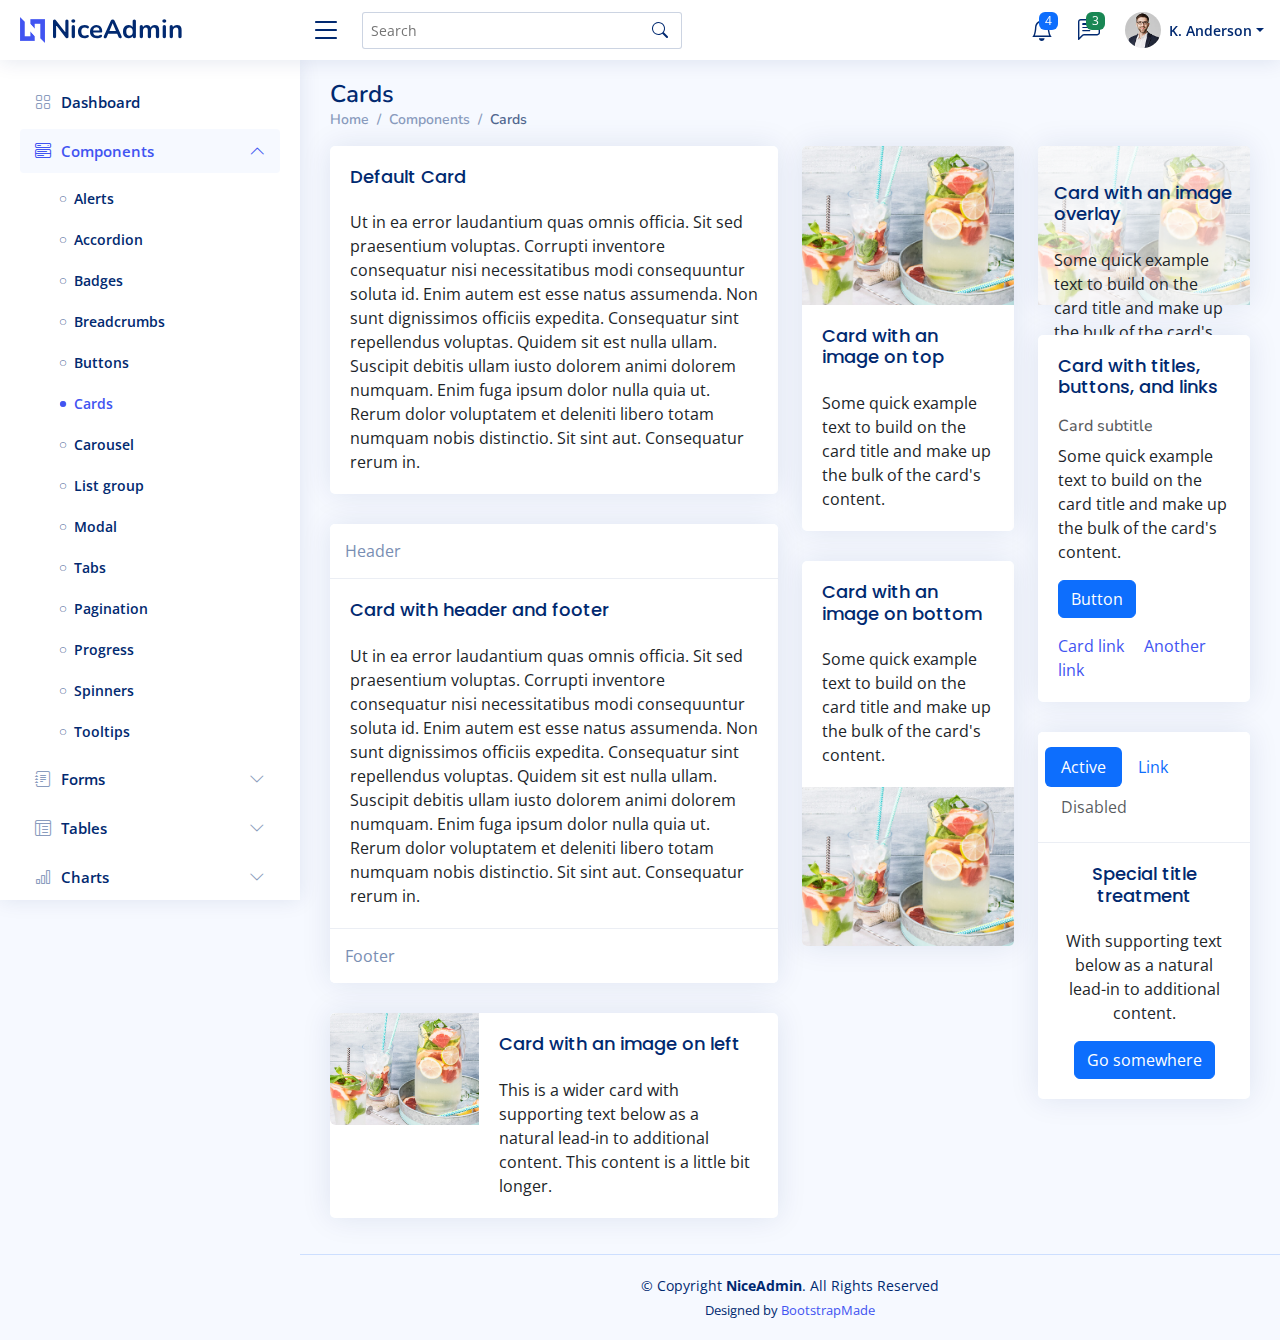
<file: NiceAdmin/components-cards.html>
<!DOCTYPE html>
<html lang="en">

<head>
  <meta charset="utf-8">
  <meta content="width=device-width, initial-scale=1.0" name="viewport">

  <title>Components / Cards - NiceAdmin Bootstrap Template</title>
  <meta content="" name="description">
  <meta content="" name="keywords">

  <!-- Favicons -->
  <link href="assets/img/favicon.png" rel="icon">
  <link href="assets/img/apple-touch-icon.png" rel="apple-touch-icon">

  <!-- Google Fonts -->
  <link href="https://fonts.gstatic.com" rel="preconnect">
  <link href="https://fonts.googleapis.com/css?family=Open+Sans:300,300i,400,400i,600,600i,700,700i|Nunito:300,300i,400,400i,600,600i,700,700i|Poppins:300,300i,400,400i,500,500i,600,600i,700,700i" rel="stylesheet">

  <!-- Vendor CSS Files -->
  <link href="assets/vendor/bootstrap/css/bootstrap.min.css" rel="stylesheet">
  <link href="assets/vendor/bootstrap-icons/bootstrap-icons.css" rel="stylesheet">
  <link href="assets/vendor/boxicons/css/boxicons.min.css" rel="stylesheet">
  <link href="assets/vendor/quill/quill.snow.css" rel="stylesheet">
  <link href="assets/vendor/quill/quill.bubble.css" rel="stylesheet">
  <link href="assets/vendor/remixicon/remixicon.css" rel="stylesheet">
  <link href="assets/vendor/simple-datatables/style.css" rel="stylesheet">

  <!-- Template Main CSS File -->
  <link href="assets/css/style.css" rel="stylesheet">

  <!-- =======================================================
  * Template Name: NiceAdmin
  * Updated: Nov 17 2023 with Bootstrap v5.3.2
  * Template URL: https://bootstrapmade.com/nice-admin-bootstrap-admin-html-template/
  * Author: BootstrapMade.com
  * License: https://bootstrapmade.com/license/
  ======================================================== -->
</head>

<body>

  <!-- ======= Header ======= -->
  <header id="header" class="header fixed-top d-flex align-items-center">

    <div class="d-flex align-items-center justify-content-between">
      <a href="index.html" class="logo d-flex align-items-center">
        <img src="assets/img/logo.png" alt="">
        <span class="d-none d-lg-block">NiceAdmin</span>
      </a>
      <i class="bi bi-list toggle-sidebar-btn"></i>
    </div><!-- End Logo -->

    <div class="search-bar">
      <form class="search-form d-flex align-items-center" method="POST" action="#">
        <input type="text" name="query" placeholder="Search" title="Enter search keyword">
        <button type="submit" title="Search"><i class="bi bi-search"></i></button>
      </form>
    </div><!-- End Search Bar -->

    <nav class="header-nav ms-auto">
      <ul class="d-flex align-items-center">

        <li class="nav-item d-block d-lg-none">
          <a class="nav-link nav-icon search-bar-toggle " href="#">
            <i class="bi bi-search"></i>
          </a>
        </li><!-- End Search Icon-->

        <li class="nav-item dropdown">

          <a class="nav-link nav-icon" href="#" data-bs-toggle="dropdown">
            <i class="bi bi-bell"></i>
            <span class="badge bg-primary badge-number">4</span>
          </a><!-- End Notification Icon -->

          <ul class="dropdown-menu dropdown-menu-end dropdown-menu-arrow notifications">
            <li class="dropdown-header">
              You have 4 new notifications
              <a href="#"><span class="badge rounded-pill bg-primary p-2 ms-2">View all</span></a>
            </li>
            <li>
              <hr class="dropdown-divider">
            </li>

            <li class="notification-item">
              <i class="bi bi-exclamation-circle text-warning"></i>
              <div>
                <h4>Lorem Ipsum</h4>
                <p>Quae dolorem earum veritatis oditseno</p>
                <p>30 min. ago</p>
              </div>
            </li>

            <li>
              <hr class="dropdown-divider">
            </li>

            <li class="notification-item">
              <i class="bi bi-x-circle text-danger"></i>
              <div>
                <h4>Atque rerum nesciunt</h4>
                <p>Quae dolorem earum veritatis oditseno</p>
                <p>1 hr. ago</p>
              </div>
            </li>

            <li>
              <hr class="dropdown-divider">
            </li>

            <li class="notification-item">
              <i class="bi bi-check-circle text-success"></i>
              <div>
                <h4>Sit rerum fuga</h4>
                <p>Quae dolorem earum veritatis oditseno</p>
                <p>2 hrs. ago</p>
              </div>
            </li>

            <li>
              <hr class="dropdown-divider">
            </li>

            <li class="notification-item">
              <i class="bi bi-info-circle text-primary"></i>
              <div>
                <h4>Dicta reprehenderit</h4>
                <p>Quae dolorem earum veritatis oditseno</p>
                <p>4 hrs. ago</p>
              </div>
            </li>

            <li>
              <hr class="dropdown-divider">
            </li>
            <li class="dropdown-footer">
              <a href="#">Show all notifications</a>
            </li>

          </ul><!-- End Notification Dropdown Items -->

        </li><!-- End Notification Nav -->

        <li class="nav-item dropdown">

          <a class="nav-link nav-icon" href="#" data-bs-toggle="dropdown">
            <i class="bi bi-chat-left-text"></i>
            <span class="badge bg-success badge-number">3</span>
          </a><!-- End Messages Icon -->

          <ul class="dropdown-menu dropdown-menu-end dropdown-menu-arrow messages">
            <li class="dropdown-header">
              You have 3 new messages
              <a href="#"><span class="badge rounded-pill bg-primary p-2 ms-2">View all</span></a>
            </li>
            <li>
              <hr class="dropdown-divider">
            </li>

            <li class="message-item">
              <a href="#">
                <img src="assets/img/messages-1.jpg" alt="" class="rounded-circle">
                <div>
                  <h4>Maria Hudson</h4>
                  <p>Velit asperiores et ducimus soluta repudiandae labore officia est ut...</p>
                  <p>4 hrs. ago</p>
                </div>
              </a>
            </li>
            <li>
              <hr class="dropdown-divider">
            </li>

            <li class="message-item">
              <a href="#">
                <img src="assets/img/messages-2.jpg" alt="" class="rounded-circle">
                <div>
                  <h4>Anna Nelson</h4>
                  <p>Velit asperiores et ducimus soluta repudiandae labore officia est ut...</p>
                  <p>6 hrs. ago</p>
                </div>
              </a>
            </li>
            <li>
              <hr class="dropdown-divider">
            </li>

            <li class="message-item">
              <a href="#">
                <img src="assets/img/messages-3.jpg" alt="" class="rounded-circle">
                <div>
                  <h4>David Muldon</h4>
                  <p>Velit asperiores et ducimus soluta repudiandae labore officia est ut...</p>
                  <p>8 hrs. ago</p>
                </div>
              </a>
            </li>
            <li>
              <hr class="dropdown-divider">
            </li>

            <li class="dropdown-footer">
              <a href="#">Show all messages</a>
            </li>

          </ul><!-- End Messages Dropdown Items -->

        </li><!-- End Messages Nav -->

        <li class="nav-item dropdown pe-3">

          <a class="nav-link nav-profile d-flex align-items-center pe-0" href="#" data-bs-toggle="dropdown">
            <img src="assets/img/profile-img.jpg" alt="Profile" class="rounded-circle">
            <span class="d-none d-md-block dropdown-toggle ps-2">K. Anderson</span>
          </a><!-- End Profile Iamge Icon -->

          <ul class="dropdown-menu dropdown-menu-end dropdown-menu-arrow profile">
            <li class="dropdown-header">
              <h6>Kevin Anderson</h6>
              <span>Web Designer</span>
            </li>
            <li>
              <hr class="dropdown-divider">
            </li>

            <li>
              <a class="dropdown-item d-flex align-items-center" href="users-profile.html">
                <i class="bi bi-person"></i>
                <span>My Profile</span>
              </a>
            </li>
            <li>
              <hr class="dropdown-divider">
            </li>

            <li>
              <a class="dropdown-item d-flex align-items-center" href="users-profile.html">
                <i class="bi bi-gear"></i>
                <span>Account Settings</span>
              </a>
            </li>
            <li>
              <hr class="dropdown-divider">
            </li>

            <li>
              <a class="dropdown-item d-flex align-items-center" href="pages-faq.html">
                <i class="bi bi-question-circle"></i>
                <span>Need Help?</span>
              </a>
            </li>
            <li>
              <hr class="dropdown-divider">
            </li>

            <li>
              <a class="dropdown-item d-flex align-items-center" href="#">
                <i class="bi bi-box-arrow-right"></i>
                <span>Sign Out</span>
              </a>
            </li>

          </ul><!-- End Profile Dropdown Items -->
        </li><!-- End Profile Nav -->

      </ul>
    </nav><!-- End Icons Navigation -->

  </header><!-- End Header -->

  <!-- ======= Sidebar ======= -->
  <aside id="sidebar" class="sidebar">

    <ul class="sidebar-nav" id="sidebar-nav">

      <li class="nav-item">
        <a class="nav-link collapsed" href="index.html">
          <i class="bi bi-grid"></i>
          <span>Dashboard</span>
        </a>
      </li><!-- End Dashboard Nav -->

      <li class="nav-item">
        <a class="nav-link " data-bs-target="#components-nav" data-bs-toggle="collapse" href="#">
          <i class="bi bi-menu-button-wide"></i><span>Components</span><i class="bi bi-chevron-down ms-auto"></i>
        </a>
        <ul id="components-nav" class="nav-content collapse show" data-bs-parent="#sidebar-nav">
          <li>
            <a href="components-alerts.html">
              <i class="bi bi-circle"></i><span>Alerts</span>
            </a>
          </li>
          <li>
            <a href="components-accordion.html">
              <i class="bi bi-circle"></i><span>Accordion</span>
            </a>
          </li>
          <li>
            <a href="components-badges.html">
              <i class="bi bi-circle"></i><span>Badges</span>
            </a>
          </li>
          <li>
            <a href="components-breadcrumbs.html">
              <i class="bi bi-circle"></i><span>Breadcrumbs</span>
            </a>
          </li>
          <li>
            <a href="components-buttons.html">
              <i class="bi bi-circle"></i><span>Buttons</span>
            </a>
          </li>
          <li>
            <a href="components-cards.html" class="active">
              <i class="bi bi-circle"></i><span>Cards</span>
            </a>
          </li>
          <li>
            <a href="components-carousel.html">
              <i class="bi bi-circle"></i><span>Carousel</span>
            </a>
          </li>
          <li>
            <a href="components-list-group.html">
              <i class="bi bi-circle"></i><span>List group</span>
            </a>
          </li>
          <li>
            <a href="components-modal.html">
              <i class="bi bi-circle"></i><span>Modal</span>
            </a>
          </li>
          <li>
            <a href="components-tabs.html">
              <i class="bi bi-circle"></i><span>Tabs</span>
            </a>
          </li>
          <li>
            <a href="components-pagination.html">
              <i class="bi bi-circle"></i><span>Pagination</span>
            </a>
          </li>
          <li>
            <a href="components-progress.html">
              <i class="bi bi-circle"></i><span>Progress</span>
            </a>
          </li>
          <li>
            <a href="components-spinners.html">
              <i class="bi bi-circle"></i><span>Spinners</span>
            </a>
          </li>
          <li>
            <a href="components-tooltips.html">
              <i class="bi bi-circle"></i><span>Tooltips</span>
            </a>
          </li>
        </ul>
      </li><!-- End Components Nav -->

      <li class="nav-item">
        <a class="nav-link collapsed" data-bs-target="#forms-nav" data-bs-toggle="collapse" href="#">
          <i class="bi bi-journal-text"></i><span>Forms</span><i class="bi bi-chevron-down ms-auto"></i>
        </a>
        <ul id="forms-nav" class="nav-content collapse " data-bs-parent="#sidebar-nav">
          <li>
            <a href="forms-elements.html">
              <i class="bi bi-circle"></i><span>Form Elements</span>
            </a>
          </li>
          <li>
            <a href="forms-layouts.html">
              <i class="bi bi-circle"></i><span>Form Layouts</span>
            </a>
          </li>
          <li>
            <a href="forms-editors.html">
              <i class="bi bi-circle"></i><span>Form Editors</span>
            </a>
          </li>
          <li>
            <a href="forms-validation.html">
              <i class="bi bi-circle"></i><span>Form Validation</span>
            </a>
          </li>
        </ul>
      </li><!-- End Forms Nav -->

      <li class="nav-item">
        <a class="nav-link collapsed" data-bs-target="#tables-nav" data-bs-toggle="collapse" href="#">
          <i class="bi bi-layout-text-window-reverse"></i><span>Tables</span><i class="bi bi-chevron-down ms-auto"></i>
        </a>
        <ul id="tables-nav" class="nav-content collapse " data-bs-parent="#sidebar-nav">
          <li>
            <a href="tables-general.html">
              <i class="bi bi-circle"></i><span>General Tables</span>
            </a>
          </li>
          <li>
            <a href="tables-data.html">
              <i class="bi bi-circle"></i><span>Data Tables</span>
            </a>
          </li>
        </ul>
      </li><!-- End Tables Nav -->

      <li class="nav-item">
        <a class="nav-link collapsed" data-bs-target="#charts-nav" data-bs-toggle="collapse" href="#">
          <i class="bi bi-bar-chart"></i><span>Charts</span><i class="bi bi-chevron-down ms-auto"></i>
        </a>
        <ul id="charts-nav" class="nav-content collapse " data-bs-parent="#sidebar-nav">
          <li>
            <a href="charts-chartjs.html">
              <i class="bi bi-circle"></i><span>Chart.js</span>
            </a>
          </li>
          <li>
            <a href="charts-apexcharts.html">
              <i class="bi bi-circle"></i><span>ApexCharts</span>
            </a>
          </li>
          <li>
            <a href="charts-echarts.html">
              <i class="bi bi-circle"></i><span>ECharts</span>
            </a>
          </li>
        </ul>
      </li><!-- End Charts Nav -->

      <li class="nav-item">
        <a class="nav-link collapsed" data-bs-target="#icons-nav" data-bs-toggle="collapse" href="#">
          <i class="bi bi-gem"></i><span>Icons</span><i class="bi bi-chevron-down ms-auto"></i>
        </a>
        <ul id="icons-nav" class="nav-content collapse " data-bs-parent="#sidebar-nav">
          <li>
            <a href="icons-bootstrap.html">
              <i class="bi bi-circle"></i><span>Bootstrap Icons</span>
            </a>
          </li>
          <li>
            <a href="icons-remix.html">
              <i class="bi bi-circle"></i><span>Remix Icons</span>
            </a>
          </li>
          <li>
            <a href="icons-boxicons.html">
              <i class="bi bi-circle"></i><span>Boxicons</span>
            </a>
          </li>
        </ul>
      </li><!-- End Icons Nav -->

      <li class="nav-heading">Pages</li>

      <li class="nav-item">
        <a class="nav-link collapsed" href="users-profile.html">
          <i class="bi bi-person"></i>
          <span>Profile</span>
        </a>
      </li><!-- End Profile Page Nav -->

      <li class="nav-item">
        <a class="nav-link collapsed" href="pages-faq.html">
          <i class="bi bi-question-circle"></i>
          <span>F.A.Q</span>
        </a>
      </li><!-- End F.A.Q Page Nav -->

      <li class="nav-item">
        <a class="nav-link collapsed" href="pages-contact.html">
          <i class="bi bi-envelope"></i>
          <span>Contact</span>
        </a>
      </li><!-- End Contact Page Nav -->

      <li class="nav-item">
        <a class="nav-link collapsed" href="pages-register.html">
          <i class="bi bi-card-list"></i>
          <span>Register</span>
        </a>
      </li><!-- End Register Page Nav -->

      <li class="nav-item">
        <a class="nav-link collapsed" href="pages-login.html">
          <i class="bi bi-box-arrow-in-right"></i>
          <span>Login</span>
        </a>
      </li><!-- End Login Page Nav -->

      <li class="nav-item">
        <a class="nav-link collapsed" href="pages-error-404.html">
          <i class="bi bi-dash-circle"></i>
          <span>Error 404</span>
        </a>
      </li><!-- End Error 404 Page Nav -->

      <li class="nav-item">
        <a class="nav-link collapsed" href="pages-blank.html">
          <i class="bi bi-file-earmark"></i>
          <span>Blank</span>
        </a>
      </li><!-- End Blank Page Nav -->

    </ul>

  </aside><!-- End Sidebar-->

  <main id="main" class="main">

    <div class="pagetitle">
      <h1>Cards</h1>
      <nav>
        <ol class="breadcrumb">
          <li class="breadcrumb-item"><a href="index.html">Home</a></li>
          <li class="breadcrumb-item">Components</li>
          <li class="breadcrumb-item active">Cards</li>
        </ol>
      </nav>
    </div><!-- End Page Title -->

    <section class="section">
      <div class="row align-items-top">
        <div class="col-lg-6">

          <!-- Default Card -->
          <div class="card">
            <div class="card-body">
              <h5 class="card-title">Default Card</h5>
              Ut in ea error laudantium quas omnis officia. Sit sed praesentium voluptas. Corrupti inventore consequatur nisi necessitatibus modi consequuntur soluta id. Enim autem est esse natus assumenda. Non sunt dignissimos officiis expedita. Consequatur sint repellendus voluptas.
              Quidem sit est nulla ullam. Suscipit debitis ullam iusto dolorem animi dolorem numquam. Enim fuga ipsum dolor nulla quia ut.
              Rerum dolor voluptatem et deleniti libero totam numquam nobis distinctio. Sit sint aut. Consequatur rerum in.
            </div>
          </div><!-- End Default Card -->

          <!-- Card with header and footer -->
          <div class="card">
            <div class="card-header">Header</div>
            <div class="card-body">
              <h5 class="card-title">Card with header and footer</h5>
              Ut in ea error laudantium quas omnis officia. Sit sed praesentium voluptas. Corrupti inventore consequatur nisi necessitatibus modi consequuntur soluta id. Enim autem est esse natus assumenda. Non sunt dignissimos officiis expedita. Consequatur sint repellendus voluptas.
              Quidem sit est nulla ullam. Suscipit debitis ullam iusto dolorem animi dolorem numquam. Enim fuga ipsum dolor nulla quia ut.
              Rerum dolor voluptatem et deleniti libero totam numquam nobis distinctio. Sit sint aut. Consequatur rerum in.
            </div>
            <div class="card-footer">
              Footer
            </div>
          </div><!-- End Card with header and footer -->

          <!-- Card with an image on left -->
          <div class="card mb-3">
            <div class="row g-0">
              <div class="col-md-4">
                <img src="assets/img/card.jpg" class="img-fluid rounded-start" alt="...">
              </div>
              <div class="col-md-8">
                <div class="card-body">
                  <h5 class="card-title">Card with an image on left</h5>
                  <p class="card-text">This is a wider card with supporting text below as a natural lead-in to additional content. This content is a little bit longer.</p>
                </div>
              </div>
            </div>
          </div><!-- End Card with an image on left -->

        </div>

        <div class="col-lg-3">

          <!-- Card with an image on top -->
          <div class="card">
            <img src="assets/img/card.jpg" class="card-img-top" alt="...">
            <div class="card-body">
              <h5 class="card-title">Card with an image on top</h5>
              <p class="card-text">Some quick example text to build on the card title and make up the bulk of the card's content.</p>
            </div>
          </div><!-- End Card with an image on top -->

          <!-- Card with an image on bottom -->
          <div class="card">
            <div class="card-body">
              <h5 class="card-title">Card with an image on bottom</h5>
              <p class="card-text">Some quick example text to build on the card title and make up the bulk of the card's content.</p>
            </div>
            <img src="assets/img/card.jpg" class="card-img-bottom" alt="...">
          </div><!-- End Card with an image on bottom -->

        </div>

        <div class="col-lg-3">

          <!-- Card with an image overlay -->
          <div class="card">
            <img src="assets/img/card.jpg" class="card-img-top" alt="...">
            <div class="card-img-overlay">
              <h5 class="card-title">Card with an image overlay</h5>
              <p class="card-text">Some quick example text to build on the card title and make up the bulk of the card's content.</p>
            </div>
          </div><!-- End Card with an image overlay -->

          <!-- Card with titles, buttons, and links -->
          <div class="card">
            <div class="card-body">
              <h5 class="card-title">Card with titles, buttons, and links</h5>
              <h6 class="card-subtitle mb-2 text-muted">Card subtitle</h6>
              <p class="card-text">Some quick example text to build on the card title and make up the bulk of the card's content.</p>
              <p class="card-text"><a href="#" class="btn btn-primary">Button</a></p>
              <a href="#" class="card-link">Card link</a>
              <a href="#" class="card-link">Another link</a>
            </div>
          </div><!-- End Card with titles, buttons, and links -->

          <!-- Special title treatmen -->
          <div class="card text-center">
            <div class="card-header">
              <ul class="nav nav-pills card-header-pills">
                <li class="nav-item">
                  <a class="nav-link active" href="#">Active</a>
                </li>
                <li class="nav-item">
                  <a class="nav-link" href="#">Link</a>
                </li>
                <li class="nav-item">
                  <a class="nav-link disabled" href="#" tabindex="-1" aria-disabled="true">Disabled</a>
                </li>
              </ul>
            </div>
            <div class="card-body">
              <h5 class="card-title">Special title treatment</h5>
              <p class="card-text">With supporting text below as a natural lead-in to additional content.</p>
              <a href="#" class="btn btn-primary">Go somewhere</a>
            </div>
          </div><!-- End Special title treatmen -->

        </div>

      </div>
    </section>

  </main><!-- End #main -->

  <!-- ======= Footer ======= -->
  <footer id="footer" class="footer">
    <div class="copyright">
      &copy; Copyright <strong><span>NiceAdmin</span></strong>. All Rights Reserved
    </div>
    <div class="credits">
      <!-- All the links in the footer should remain intact. -->
      <!-- You can delete the links only if you purchased the pro version. -->
      <!-- Licensing information: https://bootstrapmade.com/license/ -->
      <!-- Purchase the pro version with working PHP/AJAX contact form: https://bootstrapmade.com/nice-admin-bootstrap-admin-html-template/ -->
      Designed by <a href="https://bootstrapmade.com/">BootstrapMade</a>
    </div>
  </footer><!-- End Footer -->

  <a href="#" class="back-to-top d-flex align-items-center justify-content-center"><i class="bi bi-arrow-up-short"></i></a>

  <!-- Vendor JS Files -->
  <script src="assets/vendor/apexcharts/apexcharts.min.js"></script>
  <script src="assets/vendor/bootstrap/js/bootstrap.bundle.min.js"></script>
  <script src="assets/vendor/chart.js/chart.umd.js"></script>
  <script src="assets/vendor/echarts/echarts.min.js"></script>
  <script src="assets/vendor/quill/quill.min.js"></script>
  <script src="assets/vendor/simple-datatables/simple-datatables.js"></script>
  <script src="assets/vendor/tinymce/tinymce.min.js"></script>
  <script src="assets/vendor/php-email-form/validate.js"></script>

  <!-- Template Main JS File -->
  <script src="assets/js/main.js"></script>

</body>

</html>
</file>
<file: NiceAdmin/assets/vendor/quill/quill.snow.css>
/*!
 * Quill Editor v1.3.7
 * https://quilljs.com/
 * Copyright (c) 2014, Jason Chen
 * Copyright (c) 2013, salesforce.com
 */
.ql-container {
  box-sizing: border-box;
  font-family: Helvetica, Arial, sans-serif;
  font-size: 13px;
  height: 100%;
  margin: 0px;
  position: relative;
}
.ql-container.ql-disabled .ql-tooltip {
  visibility: hidden;
}
.ql-container.ql-disabled .ql-editor ul[data-checked] > li::before {
  pointer-events: none;
}
.ql-clipboard {
  left: -100000px;
  height: 1px;
  overflow-y: hidden;
  position: absolute;
  top: 50%;
}
.ql-clipboard p {
  margin: 0;
  padding: 0;
}
.ql-editor {
  box-sizing: border-box;
  line-height: 1.42;
  height: 100%;
  outline: none;
  overflow-y: auto;
  padding: 12px 15px;
  tab-size: 4;
  -moz-tab-size: 4;
  text-align: left;
  white-space: pre-wrap;
  word-wrap: break-word;
}
.ql-editor > * {
  cursor: text;
}
.ql-editor p,
.ql-editor ol,
.ql-editor ul,
.ql-editor pre,
.ql-editor blockquote,
.ql-editor h1,
.ql-editor h2,
.ql-editor h3,
.ql-editor h4,
.ql-editor h5,
.ql-editor h6 {
  margin: 0;
  padding: 0;
  counter-reset: list-1 list-2 list-3 list-4 list-5 list-6 list-7 list-8 list-9;
}
.ql-editor ol,
.ql-editor ul {
  padding-left: 1.5em;
}
.ql-editor ol > li,
.ql-editor ul > li {
  list-style-type: none;
}
.ql-editor ul > li::before {
  content: '\2022';
}
.ql-editor ul[data-checked=true],
.ql-editor ul[data-checked=false] {
  pointer-events: none;
}
.ql-editor ul[data-checked=true] > li *,
.ql-editor ul[data-checked=false] > li * {
  pointer-events: all;
}
.ql-editor ul[data-checked=true] > li::before,
.ql-editor ul[data-checked=false] > li::before {
  color: #777;
  cursor: pointer;
  pointer-events: all;
}
.ql-editor ul[data-checked=true] > li::before {
  content: '\2611';
}
.ql-editor ul[data-checked=false] > li::before {
  content: '\2610';
}
.ql-editor li::before {
  display: inline-block;
  white-space: nowrap;
  width: 1.2em;
}
.ql-editor li:not(.ql-direction-rtl)::before {
  margin-left: -1.5em;
  margin-right: 0.3em;
  text-align: right;
}
.ql-editor li.ql-direction-rtl::before {
  margin-left: 0.3em;
  margin-right: -1.5em;
}
.ql-editor ol li:not(.ql-direction-rtl),
.ql-editor ul li:not(.ql-direction-rtl) {
  padding-left: 1.5em;
}
.ql-editor ol li.ql-direction-rtl,
.ql-editor ul li.ql-direction-rtl {
  padding-right: 1.5em;
}
.ql-editor ol li {
  counter-reset: list-1 list-2 list-3 list-4 list-5 list-6 list-7 list-8 list-9;
  counter-increment: list-0;
}
.ql-editor ol li:before {
  content: counter(list-0, decimal) '. ';
}
.ql-editor ol li.ql-indent-1 {
  counter-increment: list-1;
}
.ql-editor ol li.ql-indent-1:before {
  content: counter(list-1, lower-alpha) '. ';
}
.ql-editor ol li.ql-indent-1 {
  counter-reset: list-2 list-3 list-4 list-5 list-6 list-7 list-8 list-9;
}
.ql-editor ol li.ql-indent-2 {
  counter-increment: list-2;
}
.ql-editor ol li.ql-indent-2:before {
  content: counter(list-2, lower-roman) '. ';
}
.ql-editor ol li.ql-indent-2 {
  counter-reset: list-3 list-4 list-5 list-6 list-7 list-8 list-9;
}
.ql-editor ol li.ql-indent-3 {
  counter-increment: list-3;
}
.ql-editor ol li.ql-indent-3:before {
  content: counter(list-3, decimal) '. ';
}
.ql-editor ol li.ql-indent-3 {
  counter-reset: list-4 list-5 list-6 list-7 list-8 list-9;
}
.ql-editor ol li.ql-indent-4 {
  counter-increment: list-4;
}
.ql-editor ol li.ql-indent-4:before {
  content: counter(list-4, lower-alpha) '. ';
}
.ql-editor ol li.ql-indent-4 {
  counter-reset: list-5 list-6 list-7 list-8 list-9;
}
.ql-editor ol li.ql-indent-5 {
  counter-increment: list-5;
}
.ql-editor ol li.ql-indent-5:before {
  content: counter(list-5, lower-roman) '. ';
}
.ql-editor ol li.ql-indent-5 {
  counter-reset: list-6 list-7 list-8 list-9;
}
.ql-editor ol li.ql-indent-6 {
  counter-increment: list-6;
}
.ql-editor ol li.ql-indent-6:before {
  content: counter(list-6, decimal) '. ';
}
.ql-editor ol li.ql-indent-6 {
  counter-reset: list-7 list-8 list-9;
}
.ql-editor ol li.ql-indent-7 {
  counter-increment: list-7;
}
.ql-editor ol li.ql-indent-7:before {
  content: counter(list-7, lower-alpha) '. ';
}
.ql-editor ol li.ql-indent-7 {
  counter-reset: list-8 list-9;
}
.ql-editor ol li.ql-indent-8 {
  counter-increment: list-8;
}
.ql-editor ol li.ql-indent-8:before {
  content: counter(list-8, lower-roman) '. ';
}
.ql-editor ol li.ql-indent-8 {
  counter-reset: list-9;
}
.ql-editor ol li.ql-indent-9 {
  counter-increment: list-9;
}
.ql-editor ol li.ql-indent-9:before {
  content: counter(list-9, decimal) '. ';
}
.ql-editor .ql-indent-1:not(.ql-direction-rtl) {
  padding-left: 3em;
}
.ql-editor li.ql-indent-1:not(.ql-direction-rtl) {
  padding-left: 4.5em;
}
.ql-editor .ql-indent-1.ql-direction-rtl.ql-align-right {
  padding-right: 3em;
}
.ql-editor li.ql-indent-1.ql-direction-rtl.ql-align-right {
  padding-right: 4.5em;
}
.ql-editor .ql-indent-2:not(.ql-direction-rtl) {
  padding-left: 6em;
}
.ql-editor li.ql-indent-2:not(.ql-direction-rtl) {
  padding-left: 7.5em;
}
.ql-editor .ql-indent-2.ql-direction-rtl.ql-align-right {
  padding-right: 6em;
}
.ql-editor li.ql-indent-2.ql-direction-rtl.ql-align-right {
  padding-right: 7.5em;
}
.ql-editor .ql-indent-3:not(.ql-direction-rtl) {
  padding-left: 9em;
}
.ql-editor li.ql-indent-3:not(.ql-direction-rtl) {
  padding-left: 10.5em;
}
.ql-editor .ql-indent-3.ql-direction-rtl.ql-align-right {
  padding-right: 9em;
}
.ql-editor li.ql-indent-3.ql-direction-rtl.ql-align-right {
  padding-right: 10.5em;
}
.ql-editor .ql-indent-4:not(.ql-direction-rtl) {
  padding-left: 12em;
}
.ql-editor li.ql-indent-4:not(.ql-direction-rtl) {
  padding-left: 13.5em;
}
.ql-editor .ql-indent-4.ql-direction-rtl.ql-align-right {
  padding-right: 12em;
}
.ql-editor li.ql-indent-4.ql-direction-rtl.ql-align-right {
  padding-right: 13.5em;
}
.ql-editor .ql-indent-5:not(.ql-direction-rtl) {
  padding-left: 15em;
}
.ql-editor li.ql-indent-5:not(.ql-direction-rtl) {
  padding-left: 16.5em;
}
.ql-editor .ql-indent-5.ql-direction-rtl.ql-align-right {
  padding-right: 15em;
}
.ql-editor li.ql-indent-5.ql-direction-rtl.ql-align-right {
  padding-right: 16.5em;
}
.ql-editor .ql-indent-6:not(.ql-direction-rtl) {
  padding-left: 18em;
}
.ql-editor li.ql-indent-6:not(.ql-direction-rtl) {
  padding-left: 19.5em;
}
.ql-editor .ql-indent-6.ql-direction-rtl.ql-align-right {
  padding-right: 18em;
}
.ql-editor li.ql-indent-6.ql-direction-rtl.ql-align-right {
  padding-right: 19.5em;
}
.ql-editor .ql-indent-7:not(.ql-direction-rtl) {
  padding-left: 21em;
}
.ql-editor li.ql-indent-7:not(.ql-direction-rtl) {
  padding-left: 22.5em;
}
.ql-editor .ql-indent-7.ql-direction-rtl.ql-align-right {
  padding-right: 21em;
}
.ql-editor li.ql-indent-7.ql-direction-rtl.ql-align-right {
  padding-right: 22.5em;
}
.ql-editor .ql-indent-8:not(.ql-direction-rtl) {
  padding-left: 24em;
}
.ql-editor li.ql-indent-8:not(.ql-direction-rtl) {
  padding-left: 25.5em;
}
.ql-editor .ql-indent-8.ql-direction-rtl.ql-align-right {
  padding-right: 24em;
}
.ql-editor li.ql-indent-8.ql-direction-rtl.ql-align-right {
  padding-right: 25.5em;
}
.ql-editor .ql-indent-9:not(.ql-direction-rtl) {
  padding-left: 27em;
}
.ql-editor li.ql-indent-9:not(.ql-direction-rtl) {
  padding-left: 28.5em;
}
.ql-editor .ql-indent-9.ql-direction-rtl.ql-align-right {
  padding-right: 27em;
}
.ql-editor li.ql-indent-9.ql-direction-rtl.ql-align-right {
  padding-right: 28.5em;
}
.ql-editor .ql-video {
  display: block;
  max-width: 100%;
}
.ql-editor .ql-video.ql-align-center {
  margin: 0 auto;
}
.ql-editor .ql-video.ql-align-right {
  margin: 0 0 0 auto;
}
.ql-editor .ql-bg-black {
  background-color: #000;
}
.ql-editor .ql-bg-red {
  background-color: #e60000;
}
.ql-editor .ql-bg-orange {
  background-color: #f90;
}
.ql-editor .ql-bg-yellow {
  background-color: #ff0;
}
.ql-editor .ql-bg-green {
  background-color: #008a00;
}
.ql-editor .ql-bg-blue {
  background-color: #06c;
}
.ql-editor .ql-bg-purple {
  background-color: #93f;
}
.ql-editor .ql-color-white {
  color: #fff;
}
.ql-editor .ql-color-red {
  color: #e60000;
}
.ql-editor .ql-color-orange {
  color: #f90;
}
.ql-editor .ql-color-yellow {
  color: #ff0;
}
.ql-editor .ql-color-green {
  color: #008a00;
}
.ql-editor .ql-color-blue {
  color: #06c;
}
.ql-editor .ql-color-purple {
  color: #93f;
}
.ql-editor .ql-font-serif {
  font-family: Georgia, Times New Roman, serif;
}
.ql-editor .ql-font-monospace {
  font-family: Monaco, Courier New, monospace;
}
.ql-editor .ql-size-small {
  font-size: 0.75em;
}
.ql-editor .ql-size-large {
  font-size: 1.5em;
}
.ql-editor .ql-size-huge {
  font-size: 2.5em;
}
.ql-editor .ql-direction-rtl {
  direction: rtl;
  text-align: inherit;
}
.ql-editor .ql-align-center {
  text-align: center;
}
.ql-editor .ql-align-justify {
  text-align: justify;
}
.ql-editor .ql-align-right {
  text-align: right;
}
.ql-editor.ql-blank::before {
  color: rgba(0,0,0,0.6);
  content: attr(data-placeholder);
  font-style: italic;
  left: 15px;
  pointer-events: none;
  position: absolute;
  right: 15px;
}
.ql-snow.ql-toolbar:after,
.ql-snow .ql-toolbar:after {
  clear: both;
  content: '';
  display: table;
}
.ql-snow.ql-toolbar button,
.ql-snow .ql-toolbar button {
  background: none;
  border: none;
  cursor: pointer;
  display: inline-block;
  float: left;
  height: 24px;
  padding: 3px 5px;
  width: 28px;
}
.ql-snow.ql-toolbar button svg,
.ql-snow .ql-toolbar button svg {
  float: left;
  height: 100%;
}
.ql-snow.ql-toolbar button:active:hover,
.ql-snow .ql-toolbar button:active:hover {
  outline: none;
}
.ql-snow.ql-toolbar input.ql-image[type=file],
.ql-snow .ql-toolbar input.ql-image[type=file] {
  display: none;
}
.ql-snow.ql-toolbar button:hover,
.ql-snow .ql-toolbar button:hover,
.ql-snow.ql-toolbar button:focus,
.ql-snow .ql-toolbar button:focus,
.ql-snow.ql-toolbar button.ql-active,
.ql-snow .ql-toolbar button.ql-active,
.ql-snow.ql-toolbar .ql-picker-label:hover,
.ql-snow .ql-toolbar .ql-picker-label:hover,
.ql-snow.ql-toolbar .ql-picker-label.ql-active,
.ql-snow .ql-toolbar .ql-picker-label.ql-active,
.ql-snow.ql-toolbar .ql-picker-item:hover,
.ql-snow .ql-toolbar .ql-picker-item:hover,
.ql-snow.ql-toolbar .ql-picker-item.ql-selected,
.ql-snow .ql-toolbar .ql-picker-item.ql-selected {
  color: #06c;
}
.ql-snow.ql-toolbar button:hover .ql-fill,
.ql-snow .ql-toolbar button:hover .ql-fill,
.ql-snow.ql-toolbar button:focus .ql-fill,
.ql-snow .ql-toolbar button:focus .ql-fill,
.ql-snow.ql-toolbar button.ql-active .ql-fill,
.ql-snow .ql-toolbar button.ql-active .ql-fill,
.ql-snow.ql-toolbar .ql-picker-label:hover .ql-fill,
.ql-snow .ql-toolbar .ql-picker-label:hover .ql-fill,
.ql-snow.ql-toolbar .ql-picker-label.ql-active .ql-fill,
.ql-snow .ql-toolbar .ql-picker-label.ql-active .ql-fill,
.ql-snow.ql-toolbar .ql-picker-item:hover .ql-fill,
.ql-snow .ql-toolbar .ql-picker-item:hover .ql-fill,
.ql-snow.ql-toolbar .ql-picker-item.ql-selected .ql-fill,
.ql-snow .ql-toolbar .ql-picker-item.ql-selected .ql-fill,
.ql-snow.ql-toolbar button:hover .ql-stroke.ql-fill,
.ql-snow .ql-toolbar button:hover .ql-stroke.ql-fill,
.ql-snow.ql-toolbar button:focus .ql-stroke.ql-fill,
.ql-snow .ql-toolbar button:focus .ql-stroke.ql-fill,
.ql-snow.ql-toolbar button.ql-active .ql-stroke.ql-fill,
.ql-snow .ql-toolbar button.ql-active .ql-stroke.ql-fill,
.ql-snow.ql-toolbar .ql-picker-label:hover .ql-stroke.ql-fill,
.ql-snow .ql-toolbar .ql-picker-label:hover .ql-stroke.ql-fill,
.ql-snow.ql-toolbar .ql-picker-label.ql-active .ql-stroke.ql-fill,
.ql-snow .ql-toolbar .ql-picker-label.ql-active .ql-stroke.ql-fill,
.ql-snow.ql-toolbar .ql-picker-item:hover .ql-stroke.ql-fill,
.ql-snow .ql-toolbar .ql-picker-item:hover .ql-stroke.ql-fill,
.ql-snow.ql-toolbar .ql-picker-item.ql-selected .ql-stroke.ql-fill,
.ql-snow .ql-toolbar .ql-picker-item.ql-selected .ql-stroke.ql-fill {
  fill: #06c;
}
.ql-snow.ql-toolbar button:hover .ql-stroke,
.ql-snow .ql-toolbar button:hover .ql-stroke,
.ql-snow.ql-toolbar button:focus .ql-stroke,
.ql-snow .ql-toolbar button:focus .ql-stroke,
.ql-snow.ql-toolbar button.ql-active .ql-stroke,
.ql-snow .ql-toolbar button.ql-active .ql-stroke,
.ql-snow.ql-toolbar .ql-picker-label:hover .ql-stroke,
.ql-snow .ql-toolbar .ql-picker-label:hover .ql-stroke,
.ql-snow.ql-toolbar .ql-picker-label.ql-active .ql-stroke,
.ql-snow .ql-toolbar .ql-picker-label.ql-active .ql-stroke,
.ql-snow.ql-toolbar .ql-picker-item:hover .ql-stroke,
.ql-snow .ql-toolbar .ql-picker-item:hover .ql-stroke,
.ql-snow.ql-toolbar .ql-picker-item.ql-selected .ql-stroke,
.ql-snow .ql-toolbar .ql-picker-item.ql-selected .ql-stroke,
.ql-snow.ql-toolbar button:hover .ql-stroke-miter,
.ql-snow .ql-toolbar button:hover .ql-stroke-miter,
.ql-snow.ql-toolbar button:focus .ql-stroke-miter,
.ql-snow .ql-toolbar button:focus .ql-stroke-miter,
.ql-snow.ql-toolbar button.ql-active .ql-stroke-miter,
.ql-snow .ql-toolbar button.ql-active .ql-stroke-miter,
.ql-snow.ql-toolbar .ql-picker-label:hover .ql-stroke-miter,
.ql-snow .ql-toolbar .ql-picker-label:hover .ql-stroke-miter,
.ql-snow.ql-toolbar .ql-picker-label.ql-active .ql-stroke-miter,
.ql-snow .ql-toolbar .ql-picker-label.ql-active .ql-stroke-miter,
.ql-snow.ql-toolbar .ql-picker-item:hover .ql-stroke-miter,
.ql-snow .ql-toolbar .ql-picker-item:hover .ql-stroke-miter,
.ql-snow.ql-toolbar .ql-picker-item.ql-selected .ql-stroke-miter,
.ql-snow .ql-toolbar .ql-picker-item.ql-selected .ql-stroke-miter {
  stroke: #06c;
}
@media (pointer: coarse) {
  .ql-snow.ql-toolbar button:hover:not(.ql-active),
  .ql-snow .ql-toolbar button:hover:not(.ql-active) {
    color: #444;
  }
  .ql-snow.ql-toolbar button:hover:not(.ql-active) .ql-fill,
  .ql-snow .ql-toolbar button:hover:not(.ql-active) .ql-fill,
  .ql-snow.ql-toolbar button:hover:not(.ql-active) .ql-stroke.ql-fill,
  .ql-snow .ql-toolbar button:hover:not(.ql-active) .ql-stroke.ql-fill {
    fill: #444;
  }
  .ql-snow.ql-toolbar button:hover:not(.ql-active) .ql-stroke,
  .ql-snow .ql-toolbar button:hover:not(.ql-active) .ql-stroke,
  .ql-snow.ql-toolbar button:hover:not(.ql-active) .ql-stroke-miter,
  .ql-snow .ql-toolbar button:hover:not(.ql-active) .ql-stroke-miter {
    stroke: #444;
  }
}
.ql-snow {
  box-sizing: border-box;
}
.ql-snow * {
  box-sizing: border-box;
}
.ql-snow .ql-hidden {
  display: none;
}
.ql-snow .ql-out-bottom,
.ql-snow .ql-out-top {
  visibility: hidden;
}
.ql-snow .ql-tooltip {
  position: absolute;
  transform: translateY(10px);
}
.ql-snow .ql-tooltip a {
  cursor: pointer;
  text-decoration: none;
}
.ql-snow .ql-tooltip.ql-flip {
  transform: translateY(-10px);
}
.ql-snow .ql-formats {
  display: inline-block;
  vertical-align: middle;
}
.ql-snow .ql-formats:after {
  clear: both;
  content: '';
  display: table;
}
.ql-snow .ql-stroke {
  fill: none;
  stroke: #444;
  stroke-linecap: round;
  stroke-linejoin: round;
  stroke-width: 2;
}
.ql-snow .ql-stroke-miter {
  fill: none;
  stroke: #444;
  stroke-miterlimit: 10;
  stroke-width: 2;
}
.ql-snow .ql-fill,
.ql-snow .ql-stroke.ql-fill {
  fill: #444;
}
.ql-snow .ql-empty {
  fill: none;
}
.ql-snow .ql-even {
  fill-rule: evenodd;
}
.ql-snow .ql-thin,
.ql-snow .ql-stroke.ql-thin {
  stroke-width: 1;
}
.ql-snow .ql-transparent {
  opacity: 0.4;
}
.ql-snow .ql-direction svg:last-child {
  display: none;
}
.ql-snow .ql-direction.ql-active svg:last-child {
  display: inline;
}
.ql-snow .ql-direction.ql-active svg:first-child {
  display: none;
}
.ql-snow .ql-editor h1 {
  font-size: 2em;
}
.ql-snow .ql-editor h2 {
  font-size: 1.5em;
}
.ql-snow .ql-editor h3 {
  font-size: 1.17em;
}
.ql-snow .ql-editor h4 {
  font-size: 1em;
}
.ql-snow .ql-editor h5 {
  font-size: 0.83em;
}
.ql-snow .ql-editor h6 {
  font-size: 0.67em;
}
.ql-snow .ql-editor a {
  text-decoration: underline;
}
.ql-snow .ql-editor blockquote {
  border-left: 4px solid #ccc;
  margin-bottom: 5px;
  margin-top: 5px;
  padding-left: 16px;
}
.ql-snow .ql-editor code,
.ql-snow .ql-editor pre {
  background-color: #f0f0f0;
  border-radius: 3px;
}
.ql-snow .ql-editor pre {
  white-space: pre-wrap;
  margin-bottom: 5px;
  margin-top: 5px;
  padding: 5px 10px;
}
.ql-snow .ql-editor code {
  font-size: 85%;
  padding: 2px 4px;
}
.ql-snow .ql-editor pre.ql-syntax {
  background-color: #23241f;
  color: #f8f8f2;
  overflow: visible;
}
.ql-snow .ql-editor img {
  max-width: 100%;
}
.ql-snow .ql-picker {
  color: #444;
  display: inline-block;
  float: left;
  font-size: 14px;
  font-weight: 500;
  height: 24px;
  position: relative;
  vertical-align: middle;
}
.ql-snow .ql-picker-label {
  cursor: pointer;
  display: inline-block;
  height: 100%;
  padding-left: 8px;
  padding-right: 2px;
  position: relative;
  width: 100%;
}
.ql-snow .ql-picker-label::before {
  display: inline-block;
  line-height: 22px;
}
.ql-snow .ql-picker-options {
  background-color: #fff;
  display: none;
  min-width: 100%;
  padding: 4px 8px;
  position: absolute;
  white-space: nowrap;
}
.ql-snow .ql-picker-options .ql-picker-item {
  cursor: pointer;
  display: block;
  padding-bottom: 5px;
  padding-top: 5px;
}
.ql-snow .ql-picker.ql-expanded .ql-picker-label {
  color: #ccc;
  z-index: 2;
}
.ql-snow .ql-picker.ql-expanded .ql-picker-label .ql-fill {
  fill: #ccc;
}
.ql-snow .ql-picker.ql-expanded .ql-picker-label .ql-stroke {
  stroke: #ccc;
}
.ql-snow .ql-picker.ql-expanded .ql-picker-options {
  display: block;
  margin-top: -1px;
  top: 100%;
  z-index: 1;
}
.ql-snow .ql-color-picker,
.ql-snow .ql-icon-picker {
  width: 28px;
}
.ql-snow .ql-color-picker .ql-picker-label,
.ql-snow .ql-icon-picker .ql-picker-label {
  padding: 2px 4px;
}
.ql-snow .ql-color-picker .ql-picker-label svg,
.ql-snow .ql-icon-picker .ql-picker-label svg {
  right: 4px;
}
.ql-snow .ql-icon-picker .ql-picker-options {
  padding: 4px 0px;
}
.ql-snow .ql-icon-picker .ql-picker-item {
  height: 24px;
  width: 24px;
  padding: 2px 4px;
}
.ql-snow .ql-color-picker .ql-picker-options {
  padding: 3px 5px;
  width: 152px;
}
.ql-snow .ql-color-picker .ql-picker-item {
  border: 1px solid transparent;
  float: left;
  height: 16px;
  margin: 2px;
  padding: 0px;
  width: 16px;
}
.ql-snow .ql-picker:not(.ql-color-picker):not(.ql-icon-picker) svg {
  position: absolute;
  margin-top: -9px;
  right: 0;
  top: 50%;
  width: 18px;
}
.ql-snow .ql-picker.ql-header .ql-picker-label[data-label]:not([data-label=''])::before,
.ql-snow .ql-picker.ql-font .ql-picker-label[data-label]:not([data-label=''])::before,
.ql-snow .ql-picker.ql-size .ql-picker-label[data-label]:not([data-label=''])::before,
.ql-snow .ql-picker.ql-header .ql-picker-item[data-label]:not([data-label=''])::before,
.ql-snow .ql-picker.ql-font .ql-picker-item[data-label]:not([data-label=''])::before,
.ql-snow .ql-picker.ql-size .ql-picker-item[data-label]:not([data-label=''])::before {
  content: attr(data-label);
}
.ql-snow .ql-picker.ql-header {
  width: 98px;
}
.ql-snow .ql-picker.ql-header .ql-picker-label::before,
.ql-snow .ql-picker.ql-header .ql-picker-item::before {
  content: 'Normal';
}
.ql-snow .ql-picker.ql-header .ql-picker-label[data-value="1"]::before,
.ql-snow .ql-picker.ql-header .ql-picker-item[data-value="1"]::before {
  content: 'Heading 1';
}
.ql-snow .ql-picker.ql-header .ql-picker-label[data-value="2"]::before,
.ql-snow .ql-picker.ql-header .ql-picker-item[data-value="2"]::before {
  content: 'Heading 2';
}
.ql-snow .ql-picker.ql-header .ql-picker-label[data-value="3"]::before,
.ql-snow .ql-picker.ql-header .ql-picker-item[data-value="3"]::before {
  content: 'Heading 3';
}
.ql-snow .ql-picker.ql-header .ql-picker-label[data-value="4"]::before,
.ql-snow .ql-picker.ql-header .ql-picker-item[data-value="4"]::before {
  content: 'Heading 4';
}
.ql-snow .ql-picker.ql-header .ql-picker-label[data-value="5"]::before,
.ql-snow .ql-picker.ql-header .ql-picker-item[data-value="5"]::before {
  content: 'Heading 5';
}
.ql-snow .ql-picker.ql-header .ql-picker-label[data-value="6"]::before,
.ql-snow .ql-picker.ql-header .ql-picker-item[data-value="6"]::before {
  content: 'Heading 6';
}
.ql-snow .ql-picker.ql-header .ql-picker-item[data-value="1"]::before {
  font-size: 2em;
}
.ql-snow .ql-picker.ql-header .ql-picker-item[data-value="2"]::before {
  font-size: 1.5em;
}
.ql-snow .ql-picker.ql-header .ql-picker-item[data-value="3"]::before {
  font-size: 1.17em;
}
.ql-snow .ql-picker.ql-header .ql-picker-item[data-value="4"]::before {
  font-size: 1em;
}
.ql-snow .ql-picker.ql-header .ql-picker-item[data-value="5"]::before {
  font-size: 0.83em;
}
.ql-snow .ql-picker.ql-header .ql-picker-item[data-value="6"]::before {
  font-size: 0.67em;
}
.ql-snow .ql-picker.ql-font {
  width: 108px;
}
.ql-snow .ql-picker.ql-font .ql-picker-label::before,
.ql-snow .ql-picker.ql-font .ql-picker-item::before {
  content: 'Sans Serif';
}
.ql-snow .ql-picker.ql-font .ql-picker-label[data-value=serif]::before,
.ql-snow .ql-picker.ql-font .ql-picker-item[data-value=serif]::before {
  content: 'Serif';
}
.ql-snow .ql-picker.ql-font .ql-picker-label[data-value=monospace]::before,
.ql-snow .ql-picker.ql-font .ql-picker-item[data-value=monospace]::before {
  content: 'Monospace';
}
.ql-snow .ql-picker.ql-font .ql-picker-item[data-value=serif]::before {
  font-family: Georgia, Times New Roman, serif;
}
.ql-snow .ql-picker.ql-font .ql-picker-item[data-value=monospace]::before {
  font-family: Monaco, Courier New, monospace;
}
.ql-snow .ql-picker.ql-size {
  width: 98px;
}
.ql-snow .ql-picker.ql-size .ql-picker-label::before,
.ql-snow .ql-picker.ql-size .ql-picker-item::before {
  content: 'Normal';
}
.ql-snow .ql-picker.ql-size .ql-picker-label[data-value=small]::before,
.ql-snow .ql-picker.ql-size .ql-picker-item[data-value=small]::before {
  content: 'Small';
}
.ql-snow .ql-picker.ql-size .ql-picker-label[data-value=large]::before,
.ql-snow .ql-picker.ql-size .ql-picker-item[data-value=large]::before {
  content: 'Large';
}
.ql-snow .ql-picker.ql-size .ql-picker-label[data-value=huge]::before,
.ql-snow .ql-picker.ql-size .ql-picker-item[data-value=huge]::before {
  content: 'Huge';
}
.ql-snow .ql-picker.ql-size .ql-picker-item[data-value=small]::before {
  font-size: 10px;
}
.ql-snow .ql-picker.ql-size .ql-picker-item[data-value=large]::before {
  font-size: 18px;
}
.ql-snow .ql-picker.ql-size .ql-picker-item[data-value=huge]::before {
  font-size: 32px;
}
.ql-snow .ql-color-picker.ql-background .ql-picker-item {
  background-color: #fff;
}
.ql-snow .ql-color-picker.ql-color .ql-picker-item {
  background-color: #000;
}
.ql-toolbar.ql-snow {
  border: 1px solid #ccc;
  box-sizing: border-box;
  font-family: 'Helvetica Neue', 'Helvetica', 'Arial', sans-serif;
  padding: 8px;
}
.ql-toolbar.ql-snow .ql-formats {
  margin-right: 15px;
}
.ql-toolbar.ql-snow .ql-picker-label {
  border: 1px solid transparent;
}
.ql-toolbar.ql-snow .ql-picker-options {
  border: 1px solid transparent;
  box-shadow: rgba(0,0,0,0.2) 0 2px 8px;
}
.ql-toolbar.ql-snow .ql-picker.ql-expanded .ql-picker-label {
  border-color: #ccc;
}
.ql-toolbar.ql-snow .ql-picker.ql-expanded .ql-picker-options {
  border-color: #ccc;
}
.ql-toolbar.ql-snow .ql-color-picker .ql-picker-item.ql-selected,
.ql-toolbar.ql-snow .ql-color-picker .ql-picker-item:hover {
  border-color: #000;
}
.ql-toolbar.ql-snow + .ql-container.ql-snow {
  border-top: 0px;
}
.ql-snow .ql-tooltip {
  background-color: #fff;
  border: 1px solid #ccc;
  box-shadow: 0px 0px 5px #ddd;
  color: #444;
  padding: 5px 12px;
  white-space: nowrap;
}
.ql-snow .ql-tooltip::before {
  content: "Visit URL:";
  line-height: 26px;
  margin-right: 8px;
}
.ql-snow .ql-tooltip input[type=text] {
  display: none;
  border: 1px solid #ccc;
  font-size: 13px;
  height: 26px;
  margin: 0px;
  padding: 3px 5px;
  width: 170px;
}
.ql-snow .ql-tooltip a.ql-preview {
  display: inline-block;
  max-width: 200px;
  overflow-x: hidden;
  text-overflow: ellipsis;
  vertical-align: top;
}
.ql-snow .ql-tooltip a.ql-action::after {
  border-right: 1px solid #ccc;
  content: 'Edit';
  margin-left: 16px;
  padding-right: 8px;
}
.ql-snow .ql-tooltip a.ql-remove::before {
  content: 'Remove';
  margin-left: 8px;
}
.ql-snow .ql-tooltip a {
  line-height: 26px;
}
.ql-snow .ql-tooltip.ql-editing a.ql-preview,
.ql-snow .ql-tooltip.ql-editing a.ql-remove {
  display: none;
}
.ql-snow .ql-tooltip.ql-editing input[type=text] {
  display: inline-block;
}
.ql-snow .ql-tooltip.ql-editing a.ql-action::after {
  border-right: 0px;
  content: 'Save';
  padding-right: 0px;
}
.ql-snow .ql-tooltip[data-mode=link]::before {
  content: "Enter link:";
}
.ql-snow .ql-tooltip[data-mode=formula]::before {
  content: "Enter formula:";
}
.ql-snow .ql-tooltip[data-mode=video]::before {
  content: "Enter video:";
}
.ql-snow a {
  color: #06c;
}
.ql-container.ql-snow {
  border: 1px solid #ccc;
}
</file>
<file: NiceAdmin/assets/vendor/quill/quill.bubble.css>
/*!
 * Quill Editor v1.3.7
 * https://quilljs.com/
 * Copyright (c) 2014, Jason Chen
 * Copyright (c) 2013, salesforce.com
 */
.ql-container {
  box-sizing: border-box;
  font-family: Helvetica, Arial, sans-serif;
  font-size: 13px;
  height: 100%;
  margin: 0px;
  position: relative;
}
.ql-container.ql-disabled .ql-tooltip {
  visibility: hidden;
}
.ql-container.ql-disabled .ql-editor ul[data-checked] > li::before {
  pointer-events: none;
}
.ql-clipboard {
  left: -100000px;
  height: 1px;
  overflow-y: hidden;
  position: absolute;
  top: 50%;
}
.ql-clipboard p {
  margin: 0;
  padding: 0;
}
.ql-editor {
  box-sizing: border-box;
  line-height: 1.42;
  height: 100%;
  outline: none;
  overflow-y: auto;
  padding: 12px 15px;
  tab-size: 4;
  -moz-tab-size: 4;
  text-align: left;
  white-space: pre-wrap;
  word-wrap: break-word;
}
.ql-editor > * {
  cursor: text;
}
.ql-editor p,
.ql-editor ol,
.ql-editor ul,
.ql-editor pre,
.ql-editor blockquote,
.ql-editor h1,
.ql-editor h2,
.ql-editor h3,
.ql-editor h4,
.ql-editor h5,
.ql-editor h6 {
  margin: 0;
  padding: 0;
  counter-reset: list-1 list-2 list-3 list-4 list-5 list-6 list-7 list-8 list-9;
}
.ql-editor ol,
.ql-editor ul {
  padding-left: 1.5em;
}
.ql-editor ol > li,
.ql-editor ul > li {
  list-style-type: none;
}
.ql-editor ul > li::before {
  content: '\2022';
}
.ql-editor ul[data-checked=true],
.ql-editor ul[data-checked=false] {
  pointer-events: none;
}
.ql-editor ul[data-checked=true] > li *,
.ql-editor ul[data-checked=false] > li * {
  pointer-events: all;
}
.ql-editor ul[data-checked=true] > li::before,
.ql-editor ul[data-checked=false] > li::before {
  color: #777;
  cursor: pointer;
  pointer-events: all;
}
.ql-editor ul[data-checked=true] > li::before {
  content: '\2611';
}
.ql-editor ul[data-checked=false] > li::before {
  content: '\2610';
}
.ql-editor li::before {
  display: inline-block;
  white-space: nowrap;
  width: 1.2em;
}
.ql-editor li:not(.ql-direction-rtl)::before {
  margin-left: -1.5em;
  margin-right: 0.3em;
  text-align: right;
}
.ql-editor li.ql-direction-rtl::before {
  margin-left: 0.3em;
  margin-right: -1.5em;
}
.ql-editor ol li:not(.ql-direction-rtl),
.ql-editor ul li:not(.ql-direction-rtl) {
  padding-left: 1.5em;
}
.ql-editor ol li.ql-direction-rtl,
.ql-editor ul li.ql-direction-rtl {
  padding-right: 1.5em;
}
.ql-editor ol li {
  counter-reset: list-1 list-2 list-3 list-4 list-5 list-6 list-7 list-8 list-9;
  counter-increment: list-0;
}
.ql-editor ol li:before {
  content: counter(list-0, decimal) '. ';
}
.ql-editor ol li.ql-indent-1 {
  counter-increment: list-1;
}
.ql-editor ol li.ql-indent-1:before {
  content: counter(list-1, lower-alpha) '. ';
}
.ql-editor ol li.ql-indent-1 {
  counter-reset: list-2 list-3 list-4 list-5 list-6 list-7 list-8 list-9;
}
.ql-editor ol li.ql-indent-2 {
  counter-increment: list-2;
}
.ql-editor ol li.ql-indent-2:before {
  content: counter(list-2, lower-roman) '. ';
}
.ql-editor ol li.ql-indent-2 {
  counter-reset: list-3 list-4 list-5 list-6 list-7 list-8 list-9;
}
.ql-editor ol li.ql-indent-3 {
  counter-increment: list-3;
}
.ql-editor ol li.ql-indent-3:before {
  content: counter(list-3, decimal) '. ';
}
.ql-editor ol li.ql-indent-3 {
  counter-reset: list-4 list-5 list-6 list-7 list-8 list-9;
}
.ql-editor ol li.ql-indent-4 {
  counter-increment: list-4;
}
.ql-editor ol li.ql-indent-4:before {
  content: counter(list-4, lower-alpha) '. ';
}
.ql-editor ol li.ql-indent-4 {
  counter-reset: list-5 list-6 list-7 list-8 list-9;
}
.ql-editor ol li.ql-indent-5 {
  counter-increment: list-5;
}
.ql-editor ol li.ql-indent-5:before {
  content: counter(list-5, lower-roman) '. ';
}
.ql-editor ol li.ql-indent-5 {
  counter-reset: list-6 list-7 list-8 list-9;
}
.ql-editor ol li.ql-indent-6 {
  counter-increment: list-6;
}
.ql-editor ol li.ql-indent-6:before {
  content: counter(list-6, decimal) '. ';
}
.ql-editor ol li.ql-indent-6 {
  counter-reset: list-7 list-8 list-9;
}
.ql-editor ol li.ql-indent-7 {
  counter-increment: list-7;
}
.ql-editor ol li.ql-indent-7:before {
  content: counter(list-7, lower-alpha) '. ';
}
.ql-editor ol li.ql-indent-7 {
  counter-reset: list-8 list-9;
}
.ql-editor ol li.ql-indent-8 {
  counter-increment: list-8;
}
.ql-editor ol li.ql-indent-8:before {
  content: counter(list-8, lower-roman) '. ';
}
.ql-editor ol li.ql-indent-8 {
  counter-reset: list-9;
}
.ql-editor ol li.ql-indent-9 {
  counter-increment: list-9;
}
.ql-editor ol li.ql-indent-9:before {
  content: counter(list-9, decimal) '. ';
}
.ql-editor .ql-indent-1:not(.ql-direction-rtl) {
  padding-left: 3em;
}
.ql-editor li.ql-indent-1:not(.ql-direction-rtl) {
  padding-left: 4.5em;
}
.ql-editor .ql-indent-1.ql-direction-rtl.ql-align-right {
  padding-right: 3em;
}
.ql-editor li.ql-indent-1.ql-direction-rtl.ql-align-right {
  padding-right: 4.5em;
}
.ql-editor .ql-indent-2:not(.ql-direction-rtl) {
  padding-left: 6em;
}
.ql-editor li.ql-indent-2:not(.ql-direction-rtl) {
  padding-left: 7.5em;
}
.ql-editor .ql-indent-2.ql-direction-rtl.ql-align-right {
  padding-right: 6em;
}
.ql-editor li.ql-indent-2.ql-direction-rtl.ql-align-right {
  padding-right: 7.5em;
}
.ql-editor .ql-indent-3:not(.ql-direction-rtl) {
  padding-left: 9em;
}
.ql-editor li.ql-indent-3:not(.ql-direction-rtl) {
  padding-left: 10.5em;
}
.ql-editor .ql-indent-3.ql-direction-rtl.ql-align-right {
  padding-right: 9em;
}
.ql-editor li.ql-indent-3.ql-direction-rtl.ql-align-right {
  padding-right: 10.5em;
}
.ql-editor .ql-indent-4:not(.ql-direction-rtl) {
  padding-left: 12em;
}
.ql-editor li.ql-indent-4:not(.ql-direction-rtl) {
  padding-left: 13.5em;
}
.ql-editor .ql-indent-4.ql-direction-rtl.ql-align-right {
  padding-right: 12em;
}
.ql-editor li.ql-indent-4.ql-direction-rtl.ql-align-right {
  padding-right: 13.5em;
}
.ql-editor .ql-indent-5:not(.ql-direction-rtl) {
  padding-left: 15em;
}
.ql-editor li.ql-indent-5:not(.ql-direction-rtl) {
  padding-left: 16.5em;
}
.ql-editor .ql-indent-5.ql-direction-rtl.ql-align-right {
  padding-right: 15em;
}
.ql-editor li.ql-indent-5.ql-direction-rtl.ql-align-right {
  padding-right: 16.5em;
}
.ql-editor .ql-indent-6:not(.ql-direction-rtl) {
  padding-left: 18em;
}
.ql-editor li.ql-indent-6:not(.ql-direction-rtl) {
  padding-left: 19.5em;
}
.ql-editor .ql-indent-6.ql-direction-rtl.ql-align-right {
  padding-right: 18em;
}
.ql-editor li.ql-indent-6.ql-direction-rtl.ql-align-right {
  padding-right: 19.5em;
}
.ql-editor .ql-indent-7:not(.ql-direction-rtl) {
  padding-left: 21em;
}
.ql-editor li.ql-indent-7:not(.ql-direction-rtl) {
  padding-left: 22.5em;
}
.ql-editor .ql-indent-7.ql-direction-rtl.ql-align-right {
  padding-right: 21em;
}
.ql-editor li.ql-indent-7.ql-direction-rtl.ql-align-right {
  padding-right: 22.5em;
}
.ql-editor .ql-indent-8:not(.ql-direction-rtl) {
  padding-left: 24em;
}
.ql-editor li.ql-indent-8:not(.ql-direction-rtl) {
  padding-left: 25.5em;
}
.ql-editor .ql-indent-8.ql-direction-rtl.ql-align-right {
  padding-right: 24em;
}
.ql-editor li.ql-indent-8.ql-direction-rtl.ql-align-right {
  padding-right: 25.5em;
}
.ql-editor .ql-indent-9:not(.ql-direction-rtl) {
  padding-left: 27em;
}
.ql-editor li.ql-indent-9:not(.ql-direction-rtl) {
  padding-left: 28.5em;
}
.ql-editor .ql-indent-9.ql-direction-rtl.ql-align-right {
  padding-right: 27em;
}
.ql-editor li.ql-indent-9.ql-direction-rtl.ql-align-right {
  padding-right: 28.5em;
}
.ql-editor .ql-video {
  display: block;
  max-width: 100%;
}
.ql-editor .ql-video.ql-align-center {
  margin: 0 auto;
}
.ql-editor .ql-video.ql-align-right {
  margin: 0 0 0 auto;
}
.ql-editor .ql-bg-black {
  background-color: #000;
}
.ql-editor .ql-bg-red {
  background-color: #e60000;
}
.ql-editor .ql-bg-orange {
  background-color: #f90;
}
.ql-editor .ql-bg-yellow {
  background-color: #ff0;
}
.ql-editor .ql-bg-green {
  background-color: #008a00;
}
.ql-editor .ql-bg-blue {
  background-color: #06c;
}
.ql-editor .ql-bg-purple {
  background-color: #93f;
}
.ql-editor .ql-color-white {
  color: #fff;
}
.ql-editor .ql-color-red {
  color: #e60000;
}
.ql-editor .ql-color-orange {
  color: #f90;
}
.ql-editor .ql-color-yellow {
  color: #ff0;
}
.ql-editor .ql-color-green {
  color: #008a00;
}
.ql-editor .ql-color-blue {
  color: #06c;
}
.ql-editor .ql-color-purple {
  color: #93f;
}
.ql-editor .ql-font-serif {
  font-family: Georgia, Times New Roman, serif;
}
.ql-editor .ql-font-monospace {
  font-family: Monaco, Courier New, monospace;
}
.ql-editor .ql-size-small {
  font-size: 0.75em;
}
.ql-editor .ql-size-large {
  font-size: 1.5em;
}
.ql-editor .ql-size-huge {
  font-size: 2.5em;
}
.ql-editor .ql-direction-rtl {
  direction: rtl;
  text-align: inherit;
}
.ql-editor .ql-align-center {
  text-align: center;
}
.ql-editor .ql-align-justify {
  text-align: justify;
}
.ql-editor .ql-align-right {
  text-align: right;
}
.ql-editor.ql-blank::before {
  color: rgba(0,0,0,0.6);
  content: attr(data-placeholder);
  font-style: italic;
  left: 15px;
  pointer-events: none;
  position: absolute;
  right: 15px;
}
.ql-bubble.ql-toolbar:after,
.ql-bubble .ql-toolbar:after {
  clear: both;
  content: '';
  display: table;
}
.ql-bubble.ql-toolbar button,
.ql-bubble .ql-toolbar button {
  background: none;
  border: none;
  cursor: pointer;
  display: inline-block;
  float: left;
  height: 24px;
  padding: 3px 5px;
  width: 28px;
}
.ql-bubble.ql-toolbar button svg,
.ql-bubble .ql-toolbar button svg {
  float: left;
  height: 100%;
}
.ql-bubble.ql-toolbar button:active:hover,
.ql-bubble .ql-toolbar button:active:hover {
  outline: none;
}
.ql-bubble.ql-toolbar input.ql-image[type=file],
.ql-bubble .ql-toolbar input.ql-image[type=file] {
  display: none;
}
.ql-bubble.ql-toolbar button:hover,
.ql-bubble .ql-toolbar button:hover,
.ql-bubble.ql-toolbar button:focus,
.ql-bubble .ql-toolbar button:focus,
.ql-bubble.ql-toolbar button.ql-active,
.ql-bubble .ql-toolbar button.ql-active,
.ql-bubble.ql-toolbar .ql-picker-label:hover,
.ql-bubble .ql-toolbar .ql-picker-label:hover,
.ql-bubble.ql-toolbar .ql-picker-label.ql-active,
.ql-bubble .ql-toolbar .ql-picker-label.ql-active,
.ql-bubble.ql-toolbar .ql-picker-item:hover,
.ql-bubble .ql-toolbar .ql-picker-item:hover,
.ql-bubble.ql-toolbar .ql-picker-item.ql-selected,
.ql-bubble .ql-toolbar .ql-picker-item.ql-selected {
  color: #fff;
}
.ql-bubble.ql-toolbar button:hover .ql-fill,
.ql-bubble .ql-toolbar button:hover .ql-fill,
.ql-bubble.ql-toolbar button:focus .ql-fill,
.ql-bubble .ql-toolbar button:focus .ql-fill,
.ql-bubble.ql-toolbar button.ql-active .ql-fill,
.ql-bubble .ql-toolbar button.ql-active .ql-fill,
.ql-bubble.ql-toolbar .ql-picker-label:hover .ql-fill,
.ql-bubble .ql-toolbar .ql-picker-label:hover .ql-fill,
.ql-bubble.ql-toolbar .ql-picker-label.ql-active .ql-fill,
.ql-bubble .ql-toolbar .ql-picker-label.ql-active .ql-fill,
.ql-bubble.ql-toolbar .ql-picker-item:hover .ql-fill,
.ql-bubble .ql-toolbar .ql-picker-item:hover .ql-fill,
.ql-bubble.ql-toolbar .ql-picker-item.ql-selected .ql-fill,
.ql-bubble .ql-toolbar .ql-picker-item.ql-selected .ql-fill,
.ql-bubble.ql-toolbar button:hover .ql-stroke.ql-fill,
.ql-bubble .ql-toolbar button:hover .ql-stroke.ql-fill,
.ql-bubble.ql-toolbar button:focus .ql-stroke.ql-fill,
.ql-bubble .ql-toolbar button:focus .ql-stroke.ql-fill,
.ql-bubble.ql-toolbar button.ql-active .ql-stroke.ql-fill,
.ql-bubble .ql-toolbar button.ql-active .ql-stroke.ql-fill,
.ql-bubble.ql-toolbar .ql-picker-label:hover .ql-stroke.ql-fill,
.ql-bubble .ql-toolbar .ql-picker-label:hover .ql-stroke.ql-fill,
.ql-bubble.ql-toolbar .ql-picker-label.ql-active .ql-stroke.ql-fill,
.ql-bubble .ql-toolbar .ql-picker-label.ql-active .ql-stroke.ql-fill,
.ql-bubble.ql-toolbar .ql-picker-item:hover .ql-stroke.ql-fill,
.ql-bubble .ql-toolbar .ql-picker-item:hover .ql-stroke.ql-fill,
.ql-bubble.ql-toolbar .ql-picker-item.ql-selected .ql-stroke.ql-fill,
.ql-bubble .ql-toolbar .ql-picker-item.ql-selected .ql-stroke.ql-fill {
  fill: #fff;
}
.ql-bubble.ql-toolbar button:hover .ql-stroke,
.ql-bubble .ql-toolbar button:hover .ql-stroke,
.ql-bubble.ql-toolbar button:focus .ql-stroke,
.ql-bubble .ql-toolbar button:focus .ql-stroke,
.ql-bubble.ql-toolbar button.ql-active .ql-stroke,
.ql-bubble .ql-toolbar button.ql-active .ql-stroke,
.ql-bubble.ql-toolbar .ql-picker-label:hover .ql-stroke,
.ql-bubble .ql-toolbar .ql-picker-label:hover .ql-stroke,
.ql-bubble.ql-toolbar .ql-picker-label.ql-active .ql-stroke,
.ql-bubble .ql-toolbar .ql-picker-label.ql-active .ql-stroke,
.ql-bubble.ql-toolbar .ql-picker-item:hover .ql-stroke,
.ql-bubble .ql-toolbar .ql-picker-item:hover .ql-stroke,
.ql-bubble.ql-toolbar .ql-picker-item.ql-selected .ql-stroke,
.ql-bubble .ql-toolbar .ql-picker-item.ql-selected .ql-stroke,
.ql-bubble.ql-toolbar button:hover .ql-stroke-miter,
.ql-bubble .ql-toolbar button:hover .ql-stroke-miter,
.ql-bubble.ql-toolbar button:focus .ql-stroke-miter,
.ql-bubble .ql-toolbar button:focus .ql-stroke-miter,
.ql-bubble.ql-toolbar button.ql-active .ql-stroke-miter,
.ql-bubble .ql-toolbar button.ql-active .ql-stroke-miter,
.ql-bubble.ql-toolbar .ql-picker-label:hover .ql-stroke-miter,
.ql-bubble .ql-toolbar .ql-picker-label:hover .ql-stroke-miter,
.ql-bubble.ql-toolbar .ql-picker-label.ql-active .ql-stroke-miter,
.ql-bubble .ql-toolbar .ql-picker-label.ql-active .ql-stroke-miter,
.ql-bubble.ql-toolbar .ql-picker-item:hover .ql-stroke-miter,
.ql-bubble .ql-toolbar .ql-picker-item:hover .ql-stroke-miter,
.ql-bubble.ql-toolbar .ql-picker-item.ql-selected .ql-stroke-miter,
.ql-bubble .ql-toolbar .ql-picker-item.ql-selected .ql-stroke-miter {
  stroke: #fff;
}
@media (pointer: coarse) {
  .ql-bubble.ql-toolbar button:hover:not(.ql-active),
  .ql-bubble .ql-toolbar button:hover:not(.ql-active) {
    color: #ccc;
  }
  .ql-bubble.ql-toolbar button:hover:not(.ql-active) .ql-fill,
  .ql-bubble .ql-toolbar button:hover:not(.ql-active) .ql-fill,
  .ql-bubble.ql-toolbar button:hover:not(.ql-active) .ql-stroke.ql-fill,
  .ql-bubble .ql-toolbar button:hover:not(.ql-active) .ql-stroke.ql-fill {
    fill: #ccc;
  }
  .ql-bubble.ql-toolbar button:hover:not(.ql-active) .ql-stroke,
  .ql-bubble .ql-toolbar button:hover:not(.ql-active) .ql-stroke,
  .ql-bubble.ql-toolbar button:hover:not(.ql-active) .ql-stroke-miter,
  .ql-bubble .ql-toolbar button:hover:not(.ql-active) .ql-stroke-miter {
    stroke: #ccc;
  }
}
.ql-bubble {
  box-sizing: border-box;
}
.ql-bubble * {
  box-sizing: border-box;
}
.ql-bubble .ql-hidden {
  display: none;
}
.ql-bubble .ql-out-bottom,
.ql-bubble .ql-out-top {
  visibility: hidden;
}
.ql-bubble .ql-tooltip {
  position: absolute;
  transform: translateY(10px);
}
.ql-bubble .ql-tooltip a {
  cursor: pointer;
  text-decoration: none;
}
.ql-bubble .ql-tooltip.ql-flip {
  transform: translateY(-10px);
}
.ql-bubble .ql-formats {
  display: inline-block;
  vertical-align: middle;
}
.ql-bubble .ql-formats:after {
  clear: both;
  content: '';
  display: table;
}
.ql-bubble .ql-stroke {
  fill: none;
  stroke: #ccc;
  stroke-linecap: round;
  stroke-linejoin: round;
  stroke-width: 2;
}
.ql-bubble .ql-stroke-miter {
  fill: none;
  stroke: #ccc;
  stroke-miterlimit: 10;
  stroke-width: 2;
}
.ql-bubble .ql-fill,
.ql-bubble .ql-stroke.ql-fill {
  fill: #ccc;
}
.ql-bubble .ql-empty {
  fill: none;
}
.ql-bubble .ql-even {
  fill-rule: evenodd;
}
.ql-bubble .ql-thin,
.ql-bubble .ql-stroke.ql-thin {
  stroke-width: 1;
}
.ql-bubble .ql-transparent {
  opacity: 0.4;
}
.ql-bubble .ql-direction svg:last-child {
  display: none;
}
.ql-bubble .ql-direction.ql-active svg:last-child {
  display: inline;
}
.ql-bubble .ql-direction.ql-active svg:first-child {
  display: none;
}
.ql-bubble .ql-editor h1 {
  font-size: 2em;
}
.ql-bubble .ql-editor h2 {
  font-size: 1.5em;
}
.ql-bubble .ql-editor h3 {
  font-size: 1.17em;
}
.ql-bubble .ql-editor h4 {
  font-size: 1em;
}
.ql-bubble .ql-editor h5 {
  font-size: 0.83em;
}
.ql-bubble .ql-editor h6 {
  font-size: 0.67em;
}
.ql-bubble .ql-editor a {
  text-decoration: underline;
}
.ql-bubble .ql-editor blockquote {
  border-left: 4px solid #ccc;
  margin-bottom: 5px;
  margin-top: 5px;
  padding-left: 16px;
}
.ql-bubble .ql-editor code,
.ql-bubble .ql-editor pre {
  background-color: #f0f0f0;
  border-radius: 3px;
}
.ql-bubble .ql-editor pre {
  white-space: pre-wrap;
  margin-bottom: 5px;
  margin-top: 5px;
  padding: 5px 10px;
}
.ql-bubble .ql-editor code {
  font-size: 85%;
  padding: 2px 4px;
}
.ql-bubble .ql-editor pre.ql-syntax {
  background-color: #23241f;
  color: #f8f8f2;
  overflow: visible;
}
.ql-bubble .ql-editor img {
  max-width: 100%;
}
.ql-bubble .ql-picker {
  color: #ccc;
  display: inline-block;
  float: left;
  font-size: 14px;
  font-weight: 500;
  height: 24px;
  position: relative;
  vertical-align: middle;
}
.ql-bubble .ql-picker-label {
  cursor: pointer;
  display: inline-block;
  height: 100%;
  padding-left: 8px;
  padding-right: 2px;
  position: relative;
  width: 100%;
}
.ql-bubble .ql-picker-label::before {
  display: inline-block;
  line-height: 22px;
}
.ql-bubble .ql-picker-options {
  background-color: #444;
  display: none;
  min-width: 100%;
  padding: 4px 8px;
  position: absolute;
  white-space: nowrap;
}
.ql-bubble .ql-picker-options .ql-picker-item {
  cursor: pointer;
  display: block;
  padding-bottom: 5px;
  padding-top: 5px;
}
.ql-bubble .ql-picker.ql-expanded .ql-picker-label {
  color: #777;
  z-index: 2;
}
.ql-bubble .ql-picker.ql-expanded .ql-picker-label .ql-fill {
  fill: #777;
}
.ql-bubble .ql-picker.ql-expanded .ql-picker-label .ql-stroke {
  stroke: #777;
}
.ql-bubble .ql-picker.ql-expanded .ql-picker-options {
  display: block;
  margin-top: -1px;
  top: 100%;
  z-index: 1;
}
.ql-bubble .ql-color-picker,
.ql-bubble .ql-icon-picker {
  width: 28px;
}
.ql-bubble .ql-color-picker .ql-picker-label,
.ql-bubble .ql-icon-picker .ql-picker-label {
  padding: 2px 4px;
}
.ql-bubble .ql-color-picker .ql-picker-label svg,
.ql-bubble .ql-icon-picker .ql-picker-label svg {
  right: 4px;
}
.ql-bubble .ql-icon-picker .ql-picker-options {
  padding: 4px 0px;
}
.ql-bubble .ql-icon-picker .ql-picker-item {
  height: 24px;
  width: 24px;
  padding: 2px 4px;
}
.ql-bubble .ql-color-picker .ql-picker-options {
  padding: 3px 5px;
  width: 152px;
}
.ql-bubble .ql-color-picker .ql-picker-item {
  border: 1px solid transparent;
  float: left;
  height: 16px;
  margin: 2px;
  padding: 0px;
  width: 16px;
}
.ql-bubble .ql-picker:not(.ql-color-picker):not(.ql-icon-picker) svg {
  position: absolute;
  margin-top: -9px;
  right: 0;
  top: 50%;
  width: 18px;
}
.ql-bubble .ql-picker.ql-header .ql-picker-label[data-label]:not([data-label=''])::before,
.ql-bubble .ql-picker.ql-font .ql-picker-label[data-label]:not([data-label=''])::before,
.ql-bubble .ql-picker.ql-size .ql-picker-label[data-label]:not([data-label=''])::before,
.ql-bubble .ql-picker.ql-header .ql-picker-item[data-label]:not([data-label=''])::before,
.ql-bubble .ql-picker.ql-font .ql-picker-item[data-label]:not([data-label=''])::before,
.ql-bubble .ql-picker.ql-size .ql-picker-item[data-label]:not([data-label=''])::before {
  content: attr(data-label);
}
.ql-bubble .ql-picker.ql-header {
  width: 98px;
}
.ql-bubble .ql-picker.ql-header .ql-picker-label::before,
.ql-bubble .ql-picker.ql-header .ql-picker-item::before {
  content: 'Normal';
}
.ql-bubble .ql-picker.ql-header .ql-picker-label[data-value="1"]::before,
.ql-bubble .ql-picker.ql-header .ql-picker-item[data-value="1"]::before {
  content: 'Heading 1';
}
.ql-bubble .ql-picker.ql-header .ql-picker-label[data-value="2"]::before,
.ql-bubble .ql-picker.ql-header .ql-picker-item[data-value="2"]::before {
  content: 'Heading 2';
}
.ql-bubble .ql-picker.ql-header .ql-picker-label[data-value="3"]::before,
.ql-bubble .ql-picker.ql-header .ql-picker-item[data-value="3"]::before {
  content: 'Heading 3';
}
.ql-bubble .ql-picker.ql-header .ql-picker-label[data-value="4"]::before,
.ql-bubble .ql-picker.ql-header .ql-picker-item[data-value="4"]::before {
  content: 'Heading 4';
}
.ql-bubble .ql-picker.ql-header .ql-picker-label[data-value="5"]::before,
.ql-bubble .ql-picker.ql-header .ql-picker-item[data-value="5"]::before {
  content: 'Heading 5';
}
.ql-bubble .ql-picker.ql-header .ql-picker-label[data-value="6"]::before,
.ql-bubble .ql-picker.ql-header .ql-picker-item[data-value="6"]::before {
  content: 'Heading 6';
}
.ql-bubble .ql-picker.ql-header .ql-picker-item[data-value="1"]::before {
  font-size: 2em;
}
.ql-bubble .ql-picker.ql-header .ql-picker-item[data-value="2"]::before {
  font-size: 1.5em;
}
.ql-bubble .ql-picker.ql-header .ql-picker-item[data-value="3"]::before {
  font-size: 1.17em;
}
.ql-bubble .ql-picker.ql-header .ql-picker-item[data-value="4"]::before {
  font-size: 1em;
}
.ql-bubble .ql-picker.ql-header .ql-picker-item[data-value="5"]::before {
  font-size: 0.83em;
}
.ql-bubble .ql-picker.ql-header .ql-picker-item[data-value="6"]::before {
  font-size: 0.67em;
}
.ql-bubble .ql-picker.ql-font {
  width: 108px;
}
.ql-bubble .ql-picker.ql-font .ql-picker-label::before,
.ql-bubble .ql-picker.ql-font .ql-picker-item::before {
  content: 'Sans Serif';
}
.ql-bubble .ql-picker.ql-font .ql-picker-label[data-value=serif]::before,
.ql-bubble .ql-picker.ql-font .ql-picker-item[data-value=serif]::before {
  content: 'Serif';
}
.ql-bubble .ql-picker.ql-font .ql-picker-label[data-value=monospace]::before,
.ql-bubble .ql-picker.ql-font .ql-picker-item[data-value=monospace]::before {
  content: 'Monospace';
}
.ql-bubble .ql-picker.ql-font .ql-picker-item[data-value=serif]::before {
  font-family: Georgia, Times New Roman, serif;
}
.ql-bubble .ql-picker.ql-font .ql-picker-item[data-value=monospace]::before {
  font-family: Monaco, Courier New, monospace;
}
.ql-bubble .ql-picker.ql-size {
  width: 98px;
}
.ql-bubble .ql-picker.ql-size .ql-picker-label::before,
.ql-bubble .ql-picker.ql-size .ql-picker-item::before {
  content: 'Normal';
}
.ql-bubble .ql-picker.ql-size .ql-picker-label[data-value=small]::before,
.ql-bubble .ql-picker.ql-size .ql-picker-item[data-value=small]::before {
  content: 'Small';
}
.ql-bubble .ql-picker.ql-size .ql-picker-label[data-value=large]::before,
.ql-bubble .ql-picker.ql-size .ql-picker-item[data-value=large]::before {
  content: 'Large';
}
.ql-bubble .ql-picker.ql-size .ql-picker-label[data-value=huge]::before,
.ql-bubble .ql-picker.ql-size .ql-picker-item[data-value=huge]::before {
  content: 'Huge';
}
.ql-bubble .ql-picker.ql-size .ql-picker-item[data-value=small]::before {
  font-size: 10px;
}
.ql-bubble .ql-picker.ql-size .ql-picker-item[data-value=large]::before {
  font-size: 18px;
}
.ql-bubble .ql-picker.ql-size .ql-picker-item[data-value=huge]::before {
  font-size: 32px;
}
.ql-bubble .ql-color-picker.ql-background .ql-picker-item {
  background-color: #fff;
}
.ql-bubble .ql-color-picker.ql-color .ql-picker-item {
  background-color: #000;
}
.ql-bubble .ql-toolbar .ql-formats {
  margin: 8px 12px 8px 0px;
}
.ql-bubble .ql-toolbar .ql-formats:first-child {
  margin-left: 12px;
}
.ql-bubble .ql-color-picker svg {
  margin: 1px;
}
.ql-bubble .ql-color-picker .ql-picker-item.ql-selected,
.ql-bubble .ql-color-picker .ql-picker-item:hover {
  border-color: #fff;
}
.ql-bubble .ql-tooltip {
  background-color: #444;
  border-radius: 25px;
  color: #fff;
}
.ql-bubble .ql-tooltip-arrow {
  border-left: 6px solid transparent;
  border-right: 6px solid transparent;
  content: " ";
  display: block;
  left: 50%;
  margin-left: -6px;
  position: absolute;
}
.ql-bubble .ql-tooltip:not(.ql-flip) .ql-tooltip-arrow {
  border-bottom: 6px solid #444;
  top: -6px;
}
.ql-bubble .ql-tooltip.ql-flip .ql-tooltip-arrow {
  border-top: 6px solid #444;
  bottom: -6px;
}
.ql-bubble .ql-tooltip.ql-editing .ql-tooltip-editor {
  display: block;
}
.ql-bubble .ql-tooltip.ql-editing .ql-formats {
  visibility: hidden;
}
.ql-bubble .ql-tooltip-editor {
  display: none;
}
.ql-bubble .ql-tooltip-editor input[type=text] {
  background: transparent;
  border: none;
  color: #fff;
  font-size: 13px;
  height: 100%;
  outline: none;
  padding: 10px 20px;
  position: absolute;
  width: 100%;
}
.ql-bubble .ql-tooltip-editor a {
  top: 10px;
  position: absolute;
  right: 20px;
}
.ql-bubble .ql-tooltip-editor a:before {
  color: #ccc;
  content: "\D7";
  font-size: 16px;
  font-weight: bold;
}
.ql-container.ql-bubble:not(.ql-disabled) a {
  position: relative;
  white-space: nowrap;
}
.ql-container.ql-bubble:not(.ql-disabled) a::before {
  background-color: #444;
  border-radius: 15px;
  top: -5px;
  font-size: 12px;
  color: #fff;
  content: attr(href);
  font-weight: normal;
  overflow: hidden;
  padding: 5px 15px;
  text-decoration: none;
  z-index: 1;
}
.ql-container.ql-bubble:not(.ql-disabled) a::after {
  border-top: 6px solid #444;
  border-left: 6px solid transparent;
  border-right: 6px solid transparent;
  top: 0;
  content: " ";
  height: 0;
  width: 0;
}
.ql-container.ql-bubble:not(.ql-disabled) a::before,
.ql-container.ql-bubble:not(.ql-disabled) a::after {
  left: 0;
  margin-left: 50%;
  position: absolute;
  transform: translate(-50%, -100%);
  transition: visibility 0s ease 200ms;
  visibility: hidden;
}
.ql-container.ql-bubble:not(.ql-disabled) a:hover::before,
.ql-container.ql-bubble:not(.ql-disabled) a:hover::after {
  visibility: visible;
}
</file>
<file: NiceAdmin/assets/vendor/simple-datatables/style.css>
.datatable-wrapper.no-header .datatable-container {
	border-top: 1px solid #d9d9d9;
}

.datatable-wrapper.no-footer .datatable-container {
	border-bottom: 1px solid #d9d9d9;
}

.datatable-top,
.datatable-bottom {
	padding: 8px 10px;
}

.datatable-top > nav:first-child,
.datatable-top > div:first-child,
.datatable-bottom > nav:first-child,
.datatable-bottom > div:first-child {
	float: left;
}

.datatable-top > nav:last-child,
.datatable-top > div:not(first-child),
.datatable-bottom > nav:last-child,
.datatable-bottom > div:last-child {
	float: right;
}

.datatable-selector {
	padding: 6px;
}

.datatable-input {
	padding: 6px 12px;
}

.datatable-info {
	margin: 7px 0;
}

/* PAGER */
.datatable-pagination ul {
	margin: 0;
	padding-left: 0;
}

.datatable-pagination li {
	list-style: none;
	float: left;
}

.datatable-pagination li.datatable-hidden {
    visibility: hidden;
}

.datatable-pagination a,
.datatable-pagination button {
	border: 1px solid transparent;
	float: left;
	margin-left: 2px;
	padding: 6px 12px;
	position: relative;
	text-decoration: none;
	color: #333;
    cursor: pointer;
}

.datatable-pagination a:hover,
.datatable-pagination button:hover {
	background-color: #d9d9d9;
}

.datatable-pagination .datatable-active a,
.datatable-pagination .datatable-active a:focus,
.datatable-pagination .datatable-active a:hover,
.datatable-pagination .datatable-active button,
.datatable-pagination .datatable-active button:focus,
.datatable-pagination .datatable-active button:hover {
	background-color: #d9d9d9;
	cursor: default;
}

.datatable-pagination .datatable-ellipsis a,
.datatable-pagination .datatable-disabled a,
.datatable-pagination .datatable-disabled a:focus,
.datatable-pagination .datatable-disabled a:hover,
.datatable-pagination .datatable-ellipsis button,
.datatable-pagination .datatable-disabled button,
.datatable-pagination .datatable-disabled button:focus,
.datatable-pagination .datatable-disabled button:hover {
    pointer-events: none;
    cursor: default;
}

.datatable-pagination .datatable-disabled a,
.datatable-pagination .datatable-disabled a:focus,
.datatable-pagination .datatable-disabled a:hover,
.datatable-pagination .datatable-disabled button,
.datatable-pagination .datatable-disabled button:focus,
.datatable-pagination .datatable-disabled button:hover {
	cursor: not-allowed;
	opacity: 0.4;
}

.datatable-pagination .datatable-pagination a,
.datatable-pagination .datatable-pagination button {
	font-weight: bold;
}

/* TABLE */
.datatable-table {
	max-width: 100%;
	width: 100%;
	border-spacing: 0;
	border-collapse: separate;
}

.datatable-table > tbody > tr > td,
.datatable-table > tbody > tr > th,
.datatable-table > tfoot > tr > td,
.datatable-table > tfoot > tr > th,
.datatable-table > thead > tr > td,
.datatable-table > thead > tr > th {
	vertical-align: top;
	padding: 8px 10px;
}

.datatable-table > thead > tr > th {
	vertical-align: bottom;
	text-align: left;
	border-bottom: 1px solid #d9d9d9;
}

.datatable-table > tfoot > tr > th {
	vertical-align: bottom;
	text-align: left;
	border-top: 1px solid #d9d9d9;
}

.datatable-table th {
	vertical-align: bottom;
	text-align: left;
}

.datatable-table th a {
	text-decoration: none;
	color: inherit;
}

.datatable-table th button,
.datatable-pagination-list button {
    color: inherit;
    border: 0;
    background-color: inherit;
    cursor: pointer;
    text-align: inherit;
    font-weight: inherit;
    font-size: inherit;
}

.datatable-sorter, .datatable-filter {
	display: inline-block;
	height: 100%;
	position: relative;
	width: 100%;
}

.datatable-sorter::before,
.datatable-sorter::after {
	content: "";
	height: 0;
	width: 0;
	position: absolute;
	right: 4px;
	border-left: 4px solid transparent;
	border-right: 4px solid transparent;
	opacity: 0.2;
}


.datatable-sorter::before {
	border-top: 4px solid #000;
	bottom: 0px;
}

.datatable-sorter::after {
	border-bottom: 4px solid #000;
	border-top: 4px solid transparent;
	top: 0px;
}

.datatable-ascending .datatable-sorter::after,
.datatable-descending .datatable-sorter::before,
.datatable-ascending .datatable-filter::after,
.datatable-descending .datatable-filter::before {
	opacity: 0.6;
}

.datatable-filter::before {
    content: "";
    position: absolute;
    right: 4px;
    opacity: 0.2;
    width: 0;
    height: 0;
    border-left: 7px solid transparent;
    border-right: 7px solid transparent;
	border-radius: 50%;
    border-top: 10px solid #000;
    top: 25%;
}

.datatable-filter-active .datatable-filter::before {
    opacity: 0.6;
}

.datatable-empty {
	text-align: center;
}

.datatable-top::after, .datatable-bottom::after {
	clear: both;
	content: " ";
	display: table;
}

table.datatable-table:focus tr.datatable-cursor > td:first-child {
	border-left: 3px blue solid;
}

table.datatable-table:focus {
	outline: solid 1px black;
    outline-offset: -1px;
}
</file>
<file: NiceAdmin/assets/css/style.css>
/**
* Template Name: NiceAdmin
* Updated: Nov 17 2023 with Bootstrap v5.3.2
* Template URL: https://bootstrapmade.com/nice-admin-bootstrap-admin-html-template/
* Author: BootstrapMade.com
* License: https://bootstrapmade.com/license/
*/

/*--------------------------------------------------------------
# General
--------------------------------------------------------------*/
:root {
  scroll-behavior: smooth;
}

body {
  font-family: "Open Sans", sans-serif;
  background: #f6f9ff;
  color: #444444;
}

a {
  color: #4154f1;
  text-decoration: none;
}

a:hover {
  color: #717ff5;
  text-decoration: none;
}

h1,
h2,
h3,
h4,
h5,
h6 {
  font-family: "Nunito", sans-serif;
}

/*--------------------------------------------------------------
# Main
--------------------------------------------------------------*/
#main {
  margin-top: 60px;
  padding: 20px 30px;
  transition: all 0.3s;
}

@media (max-width: 1199px) {
  #main {
    padding: 20px;
  }
}

/*--------------------------------------------------------------
# Page Title
--------------------------------------------------------------*/
.pagetitle {
  margin-bottom: 10px;
}

.pagetitle h1 {
  font-size: 24px;
  margin-bottom: 0;
  font-weight: 600;
  color: #012970;
}

/*--------------------------------------------------------------
# Back to top button
--------------------------------------------------------------*/
.back-to-top {
  position: fixed;
  visibility: hidden;
  opacity: 0;
  right: 15px;
  bottom: 15px;
  z-index: 99999;
  background: #4154f1;
  width: 40px;
  height: 40px;
  border-radius: 4px;
  transition: all 0.4s;
}

.back-to-top i {
  font-size: 24px;
  color: #fff;
  line-height: 0;
}

.back-to-top:hover {
  background: #6776f4;
  color: #fff;
}

.back-to-top.active {
  visibility: visible;
  opacity: 1;
}

/*--------------------------------------------------------------
# Override some default Bootstrap stylings
--------------------------------------------------------------*/
/* Dropdown menus */
.dropdown-menu {
  border-radius: 4px;
  padding: 10px 0;
  animation-name: dropdown-animate;
  animation-duration: 0.2s;
  animation-fill-mode: both;
  border: 0;
  box-shadow: 0 5px 30px 0 rgba(82, 63, 105, 0.2);
}

.dropdown-menu .dropdown-header,
.dropdown-menu .dropdown-footer {
  text-align: center;
  font-size: 15px;
  padding: 10px 25px;
}

.dropdown-menu .dropdown-footer a {
  color: #444444;
  text-decoration: underline;
}

.dropdown-menu .dropdown-footer a:hover {
  text-decoration: none;
}

.dropdown-menu .dropdown-divider {
  color: #a5c5fe;
  margin: 0;
}

.dropdown-menu .dropdown-item {
  font-size: 14px;
  padding: 10px 15px;
  transition: 0.3s;
}

.dropdown-menu .dropdown-item i {
  margin-right: 10px;
  font-size: 18px;
  line-height: 0;
}

.dropdown-menu .dropdown-item:hover {
  background-color: #f6f9ff;
}

@media (min-width: 768px) {
  .dropdown-menu-arrow::before {
    content: "";
    width: 13px;
    height: 13px;
    background: #fff;
    position: absolute;
    top: -7px;
    right: 20px;
    transform: rotate(45deg);
    border-top: 1px solid #eaedf1;
    border-left: 1px solid #eaedf1;
  }
}

@keyframes dropdown-animate {
  0% {
    opacity: 0;
  }

  100% {
    opacity: 1;
  }

  0% {
    opacity: 0;
  }
}

/* Light Backgrounds */
.bg-primary-light {
  background-color: #cfe2ff;
  border-color: #cfe2ff;
}

.bg-secondary-light {
  background-color: #e2e3e5;
  border-color: #e2e3e5;
}

.bg-success-light {
  background-color: #d1e7dd;
  border-color: #d1e7dd;
}

.bg-danger-light {
  background-color: #f8d7da;
  border-color: #f8d7da;
}

.bg-warning-light {
  background-color: #fff3cd;
  border-color: #fff3cd;
}

.bg-info-light {
  background-color: #cff4fc;
  border-color: #cff4fc;
}

.bg-dark-light {
  background-color: #d3d3d4;
  border-color: #d3d3d4;
}

/* Card */
.card {
  margin-bottom: 30px;
  border: none;
  border-radius: 5px;
  box-shadow: 0px 0 30px rgba(1, 41, 112, 0.1);
}

.card-header,
.card-footer {
  border-color: #ebeef4;
  background-color: #fff;
  color: #798eb3;
  padding: 15px;
}

.card-title {
  padding: 20px 0 15px 0;
  font-size: 18px;
  font-weight: 500;
  color: #012970;
  font-family: "Poppins", sans-serif;
}

.card-title span {
  color: #899bbd;
  font-size: 14px;
  font-weight: 400;
}

.card-body {
  padding: 0 20px 20px 20px;
}

.card-img-overlay {
  background-color: rgba(255, 255, 255, 0.6);
}

/* Alerts */
.alert-heading {
  font-weight: 500;
  font-family: "Poppins", sans-serif;
  font-size: 20px;
}

/* Close Button */
.btn-close {
  background-size: 25%;
}

.btn-close:focus {
  outline: 0;
  box-shadow: none;
}

/* Accordion */
.accordion-item {
  border: 1px solid #ebeef4;
}

.accordion-button:focus {
  outline: 0;
  box-shadow: none;
}

.accordion-button:not(.collapsed) {
  color: #012970;
  background-color: #f6f9ff;
}

.accordion-flush .accordion-button {
  padding: 15px 0;
  background: none;
  border: 0;
}

.accordion-flush .accordion-button:not(.collapsed) {
  box-shadow: none;
  color: #4154f1;
}

.accordion-flush .accordion-body {
  padding: 0 0 15px 0;
  color: #3e4f6f;
  font-size: 15px;
}

/* Breadcrumbs */
.breadcrumb {
  font-size: 14px;
  font-family: "Nunito", sans-serif;
  color: #899bbd;
  font-weight: 600;
}

.breadcrumb a {
  color: #899bbd;
  transition: 0.3s;
}

.breadcrumb a:hover {
  color: #51678f;
}

.breadcrumb .breadcrumb-item::before {
  color: #899bbd;
}

.breadcrumb .active {
  color: #51678f;
  font-weight: 600;
}

/* Bordered Tabs */
.nav-tabs-bordered {
  border-bottom: 2px solid #ebeef4;
}

.nav-tabs-bordered .nav-link {
  margin-bottom: -2px;
  border: none;
  color: #2c384e;
}

.nav-tabs-bordered .nav-link:hover,
.nav-tabs-bordered .nav-link:focus {
  color: #4154f1;
}

.nav-tabs-bordered .nav-link.active {
  background-color: #fff;
  color: #4154f1;
  border-bottom: 2px solid #4154f1;
}

/*--------------------------------------------------------------
# Header
--------------------------------------------------------------*/
.logo {
  line-height: 1;
}

@media (min-width: 1200px) {
  .logo {
    width: 280px;
  }
}

.logo img {
  max-height: 26px;
  margin-right: 6px;
}

.logo span {
  font-size: 26px;
  font-weight: 700;
  color: #012970;
  font-family: "Nunito", sans-serif;
}

.header {
  transition: all 0.5s;
  z-index: 997;
  height: 60px;
  box-shadow: 0px 2px 20px rgba(1, 41, 112, 0.1);
  background-color: #fff;
  padding-left: 20px;
  /* Toggle Sidebar Button */
  /* Search Bar */
}

.header .toggle-sidebar-btn {
  font-size: 32px;
  padding-left: 10px;
  cursor: pointer;
  color: #012970;
}

.header .search-bar {
  min-width: 360px;
  padding: 0 20px;
}

@media (max-width: 1199px) {
  .header .search-bar {
    position: fixed;
    top: 50px;
    left: 0;
    right: 0;
    padding: 20px;
    box-shadow: 0px 0px 15px 0px rgba(1, 41, 112, 0.1);
    background: white;
    z-index: 9999;
    transition: 0.3s;
    visibility: hidden;
    opacity: 0;
  }

  .header .search-bar-show {
    top: 60px;
    visibility: visible;
    opacity: 1;
  }
}

.header .search-form {
  width: 100%;
}

.header .search-form input {
  border: 0;
  font-size: 14px;
  color: #012970;
  border: 1px solid rgba(1, 41, 112, 0.2);
  padding: 7px 38px 7px 8px;
  border-radius: 3px;
  transition: 0.3s;
  width: 100%;
}

.header .search-form input:focus,
.header .search-form input:hover {
  outline: none;
  box-shadow: 0 0 10px 0 rgba(1, 41, 112, 0.15);
  border: 1px solid rgba(1, 41, 112, 0.3);
}

.header .search-form button {
  border: 0;
  padding: 0;
  margin-left: -30px;
  background: none;
}

.header .search-form button i {
  color: #012970;
}

/*--------------------------------------------------------------
# Header Nav
--------------------------------------------------------------*/
.header-nav ul {
  list-style: none;
}

.header-nav>ul {
  margin: 0;
  padding: 0;
}

.header-nav .nav-icon {
  font-size: 22px;
  color: #012970;
  margin-right: 25px;
  position: relative;
}

.header-nav .nav-profile {
  color: #012970;
}

.header-nav .nav-profile img {
  max-height: 36px;
}

.header-nav .nav-profile span {
  font-size: 14px;
  font-weight: 600;
}

.header-nav .badge-number {
  position: absolute;
  inset: -2px -5px auto auto;
  font-weight: normal;
  font-size: 12px;
  padding: 3px 6px;
}

.header-nav .notifications {
  inset: 8px -15px auto auto !important;
}

.header-nav .notifications .notification-item {
  display: flex;
  align-items: center;
  padding: 15px 10px;
  transition: 0.3s;
}

.header-nav .notifications .notification-item i {
  margin: 0 20px 0 10px;
  font-size: 24px;
}

.header-nav .notifications .notification-item h4 {
  font-size: 16px;
  font-weight: 600;
  margin-bottom: 5px;
}

.header-nav .notifications .notification-item p {
  font-size: 13px;
  margin-bottom: 3px;
  color: #919191;
}

.header-nav .notifications .notification-item:hover {
  background-color: #f6f9ff;
}

.header-nav .messages {
  inset: 8px -15px auto auto !important;
}

.header-nav .messages .message-item {
  padding: 15px 10px;
  transition: 0.3s;
}

.header-nav .messages .message-item a {
  display: flex;
}

.header-nav .messages .message-item img {
  margin: 0 20px 0 10px;
  max-height: 40px;
}

.header-nav .messages .message-item h4 {
  font-size: 16px;
  font-weight: 600;
  margin-bottom: 5px;
  color: #444444;
}

.header-nav .messages .message-item p {
  font-size: 13px;
  margin-bottom: 3px;
  color: #919191;
}

.header-nav .messages .message-item:hover {
  background-color: #f6f9ff;
}

.header-nav .profile {
  min-width: 240px;
  padding-bottom: 0;
  top: 8px !important;
}

.header-nav .profile .dropdown-header h6 {
  font-size: 18px;
  margin-bottom: 0;
  font-weight: 600;
  color: #444444;
}

.header-nav .profile .dropdown-header span {
  font-size: 14px;
}

.header-nav .profile .dropdown-item {
  font-size: 14px;
  padding: 10px 15px;
  transition: 0.3s;
}

.header-nav .profile .dropdown-item i {
  margin-right: 10px;
  font-size: 18px;
  line-height: 0;
}

.header-nav .profile .dropdown-item:hover {
  background-color: #f6f9ff;
}

/*--------------------------------------------------------------
# Sidebar
--------------------------------------------------------------*/
.sidebar {
  position: fixed;
  top: 60px;
  left: 0;
  bottom: 0;
  width: 300px;
  z-index: 996;
  transition: all 0.3s;
  padding: 20px;
  overflow-y: auto;
  scrollbar-width: thin;
  scrollbar-color: #aab7cf transparent;
  box-shadow: 0px 0px 20px rgba(1, 41, 112, 0.1);
  background-color: #fff;
}

@media (max-width: 1199px) {
  .sidebar {
    left: -300px;
  }
}

.sidebar::-webkit-scrollbar {
  width: 5px;
  height: 8px;
  background-color: #fff;
}

.sidebar::-webkit-scrollbar-thumb {
  background-color: #aab7cf;
}

@media (min-width: 1200px) {

  #main,
  #footer {
    margin-left: 300px;
  }
}

@media (max-width: 1199px) {
  .toggle-sidebar .sidebar {
    left: 0;
  }
}

@media (min-width: 1200px) {

  .toggle-sidebar #main,
  .toggle-sidebar #footer {
    margin-left: 0;
  }

  .toggle-sidebar .sidebar {
    left: -300px;
  }
}

.sidebar-nav {
  padding: 0;
  margin: 0;
  list-style: none;
}

.sidebar-nav li {
  padding: 0;
  margin: 0;
  list-style: none;
}

.sidebar-nav .nav-item {
  margin-bottom: 5px;
}

.sidebar-nav .nav-heading {
  font-size: 11px;
  text-transform: uppercase;
  color: #899bbd;
  font-weight: 600;
  margin: 10px 0 5px 15px;
}

.sidebar-nav .nav-link {
  display: flex;
  align-items: center;
  font-size: 15px;
  font-weight: 600;
  color: #4154f1;
  transition: 0.3;
  background: #f6f9ff;
  padding: 10px 15px;
  border-radius: 4px;
}

.sidebar-nav .nav-link i {
  font-size: 16px;
  margin-right: 10px;
  color: #4154f1;
}

.sidebar-nav .nav-link.collapsed {
  color: #012970;
  background: #fff;
}

.sidebar-nav .nav-link.collapsed i {
  color: #899bbd;
}

.sidebar-nav .nav-link:hover {
  color: #4154f1;
  background: #f6f9ff;
}

.sidebar-nav .nav-link:hover i {
  color: #4154f1;
}

.sidebar-nav .nav-link .bi-chevron-down {
  margin-right: 0;
  transition: transform 0.2s ease-in-out;
}

.sidebar-nav .nav-link:not(.collapsed) .bi-chevron-down {
  transform: rotate(180deg);
}

.sidebar-nav .nav-content {
  padding: 5px 0 0 0;
  margin: 0;
  list-style: none;
}

.sidebar-nav .nav-content a {
  display: flex;
  align-items: center;
  font-size: 14px;
  font-weight: 600;
  color: #012970;
  transition: 0.3;
  padding: 10px 0 10px 40px;
  transition: 0.3s;
}

.sidebar-nav .nav-content a i {
  font-size: 6px;
  margin-right: 8px;
  line-height: 0;
  border-radius: 50%;
}

.sidebar-nav .nav-content a:hover,
.sidebar-nav .nav-content a.active {
  color: #4154f1;
}

.sidebar-nav .nav-content a.active i {
  background-color: #4154f1;
}

/*--------------------------------------------------------------
# Dashboard
--------------------------------------------------------------*/
/* Filter dropdown */
.dashboard .filter {
  position: absolute;
  right: 0px;
  top: 15px;
}

.dashboard .filter .icon {
  color: #aab7cf;
  padding-right: 20px;
  padding-bottom: 5px;
  transition: 0.3s;
  font-size: 16px;
}

.dashboard .filter .icon:hover,
.dashboard .filter .icon:focus {
  color: #4154f1;
}

.dashboard .filter .dropdown-header {
  padding: 8px 15px;
}

.dashboard .filter .dropdown-header h6 {
  text-transform: uppercase;
  font-size: 14px;
  font-weight: 600;
  letter-spacing: 1px;
  color: #aab7cf;
  margin-bottom: 0;
  padding: 0;
}

.dashboard .filter .dropdown-item {
  padding: 8px 15px;
}

/* Info Cards */
.dashboard .info-card {
  padding-bottom: 10px;
}

.dashboard .info-card h6 {
  font-size: 28px;
  color: #012970;
  font-weight: 700;
  margin: 0;
  padding: 0;
}

.dashboard .card-icon {
  font-size: 32px;
  line-height: 0;
  width: 64px;
  height: 64px;
  flex-shrink: 0;
  flex-grow: 0;
}

.dashboard .sales-card .card-icon {
  color: #4154f1;
  background: #f6f6fe;
}

.dashboard .revenue-card .card-icon {
  color: #2eca6a;
  background: #e0f8e9;
}

.dashboard .customers-card .card-icon {
  color: #ff771d;
  background: #ffecdf;
}

/* Activity */
.dashboard .activity {
  font-size: 14px;
}

.dashboard .activity .activity-item .activite-label {
  color: #888;
  position: relative;
  flex-shrink: 0;
  flex-grow: 0;
  min-width: 64px;
}

.dashboard .activity .activity-item .activite-label::before {
  content: "";
  position: absolute;
  right: -11px;
  width: 4px;
  top: 0;
  bottom: 0;
  background-color: #eceefe;
}

.dashboard .activity .activity-item .activity-badge {
  margin-top: 3px;
  z-index: 1;
  font-size: 11px;
  line-height: 0;
  border-radius: 50%;
  flex-shrink: 0;
  border: 3px solid #fff;
  flex-grow: 0;
}

.dashboard .activity .activity-item .activity-content {
  padding-left: 10px;
  padding-bottom: 20px;
}

.dashboard .activity .activity-item:first-child .activite-label::before {
  top: 5px;
}

.dashboard .activity .activity-item:last-child .activity-content {
  padding-bottom: 0;
}

/* News & Updates */
.dashboard .news .post-item+.post-item {
  margin-top: 15px;
}

.dashboard .news img {
  width: 80px;
  float: left;
  border-radius: 5px;
}

.dashboard .news h4 {
  font-size: 15px;
  margin-left: 95px;
  font-weight: bold;
  margin-bottom: 5px;
}

.dashboard .news h4 a {
  color: #012970;
  transition: 0.3s;
}

.dashboard .news h4 a:hover {
  color: #4154f1;
}

.dashboard .news p {
  font-size: 14px;
  color: #777777;
  margin-left: 95px;
}

/* Recent Sales */
.dashboard .recent-sales {
  font-size: 14px;
}

.dashboard .recent-sales .table thead {
  background: #f6f6fe;
}

.dashboard .recent-sales .table thead th {
  border: 0;
}

.dashboard .recent-sales .dataTable-top {
  padding: 0 0 10px 0;
}

.dashboard .recent-sales .dataTable-bottom {
  padding: 10px 0 0 0;
}

/* Top Selling */
.dashboard .top-selling {
  font-size: 14px;
}

.dashboard .top-selling .table thead {
  background: #f6f6fe;
}

.dashboard .top-selling .table thead th {
  border: 0;
}

.dashboard .top-selling .table tbody td {
  vertical-align: middle;
}

.dashboard .top-selling img {
  border-radius: 5px;
  max-width: 60px;
}

/*--------------------------------------------------------------
# Icons list page
--------------------------------------------------------------*/
.iconslist {
  display: grid;
  max-width: 100%;
  grid-template-columns: repeat(auto-fit, minmax(180px, 1fr));
  gap: 1.25rem;
  padding-top: 15px;
}

.iconslist .icon {
  background-color: #fff;
  border-radius: 0.25rem;
  text-align: center;
  color: #012970;
  padding: 15px 0;
}

.iconslist i {
  margin: 0.25rem;
  font-size: 2.5rem;
}

.iconslist .label {
  font-family: var(--bs-font-monospace);
  display: inline-block;
  width: 100%;
  overflow: hidden;
  padding: 0.25rem;
  font-size: 12px;
  text-overflow: ellipsis;
  white-space: nowrap;
  color: #666;
}

/*--------------------------------------------------------------
# Profie Page
--------------------------------------------------------------*/
.profile .profile-card img {
  max-width: 120px;
}

.profile .profile-card h2 {
  font-size: 24px;
  font-weight: 700;
  color: #2c384e;
  margin: 10px 0 0 0;
}

.profile .profile-card h3 {
  font-size: 18px;
}

.profile .profile-card .social-links a {
  font-size: 20px;
  display: inline-block;
  color: rgba(1, 41, 112, 0.5);
  line-height: 0;
  margin-right: 10px;
  transition: 0.3s;
}

.profile .profile-card .social-links a:hover {
  color: #012970;
}

.profile .profile-overview .row {
  margin-bottom: 20px;
  font-size: 15px;
}

.profile .profile-overview .card-title {
  color: #012970;
}

.profile .profile-overview .label {
  font-weight: 600;
  color: rgba(1, 41, 112, 0.6);
}

.profile .profile-edit label {
  font-weight: 600;
  color: rgba(1, 41, 112, 0.6);
}

.profile .profile-edit img {
  max-width: 120px;
}

/*--------------------------------------------------------------
# F.A.Q Page
--------------------------------------------------------------*/
.faq .basic h6 {
  font-size: 18px;
  font-weight: 600;
  color: #4154f1;
}

.faq .basic p {
  color: #6980aa;
}

/*--------------------------------------------------------------
# Contact
--------------------------------------------------------------*/
.contact .info-box {
  padding: 28px 30px;
}

.contact .info-box i {
  font-size: 38px;
  line-height: 0;
  color: #4154f1;
}

.contact .info-box h3 {
  font-size: 20px;
  color: #012970;
  font-weight: 700;
  margin: 20px 0 10px 0;
}

.contact .info-box p {
  padding: 0;
  line-height: 24px;
  font-size: 14px;
  margin-bottom: 0;
}

.contact .php-email-form .error-message {
  display: none;
  color: #fff;
  background: #ed3c0d;
  text-align: left;
  padding: 15px;
  margin-bottom: 24px;
  font-weight: 600;
}

.contact .php-email-form .sent-message {
  display: none;
  color: #fff;
  background: #18d26e;
  text-align: center;
  padding: 15px;
  margin-bottom: 24px;
  font-weight: 600;
}

.contact .php-email-form .loading {
  display: none;
  background: #fff;
  text-align: center;
  padding: 15px;
  margin-bottom: 24px;
}

.contact .php-email-form .loading:before {
  content: "";
  display: inline-block;
  border-radius: 50%;
  width: 24px;
  height: 24px;
  margin: 0 10px -6px 0;
  border: 3px solid #18d26e;
  border-top-color: #eee;
  animation: animate-loading 1s linear infinite;
}

.contact .php-email-form input,
.contact .php-email-form textarea {
  border-radius: 0;
  box-shadow: none;
  font-size: 14px;
  border-radius: 0;
}

.contact .php-email-form input:focus,
.contact .php-email-form textarea:focus {
  border-color: #4154f1;
}

.contact .php-email-form input {
  padding: 10px 15px;
}

.contact .php-email-form textarea {
  padding: 12px 15px;
}

.contact .php-email-form button[type=submit] {
  background: #4154f1;
  border: 0;
  padding: 10px 30px;
  color: #fff;
  transition: 0.4s;
  border-radius: 4px;
}

.contact .php-email-form button[type=submit]:hover {
  background: #5969f3;
}

@keyframes animate-loading {
  0% {
    transform: rotate(0deg);
  }

  100% {
    transform: rotate(360deg);
  }
}

/*--------------------------------------------------------------
# Error 404
--------------------------------------------------------------*/
.error-404 {
  padding: 30px;
}

.error-404 h1 {
  font-size: 180px;
  font-weight: 700;
  color: #4154f1;
  margin-bottom: 0;
  line-height: 150px;
}

.error-404 h2 {
  font-size: 24px;
  font-weight: 700;
  color: #012970;
  margin-bottom: 30px;
}

.error-404 .btn {
  background: #51678f;
  color: #fff;
  padding: 8px 30px;
}

.error-404 .btn:hover {
  background: #3e4f6f;
}

@media (min-width: 992px) {
  .error-404 img {
    max-width: 50%;
  }
}

/*--------------------------------------------------------------
# Footer
--------------------------------------------------------------*/
.footer {
  padding: 20px 0;
  font-size: 14px;
  transition: all 0.3s;
  border-top: 1px solid #cddfff;
}

.footer .copyright {
  text-align: center;
  color: #012970;
}

.footer .credits {
  padding-top: 5px;
  text-align: center;
  font-size: 13px;
  color: #012970;
}
</file>
